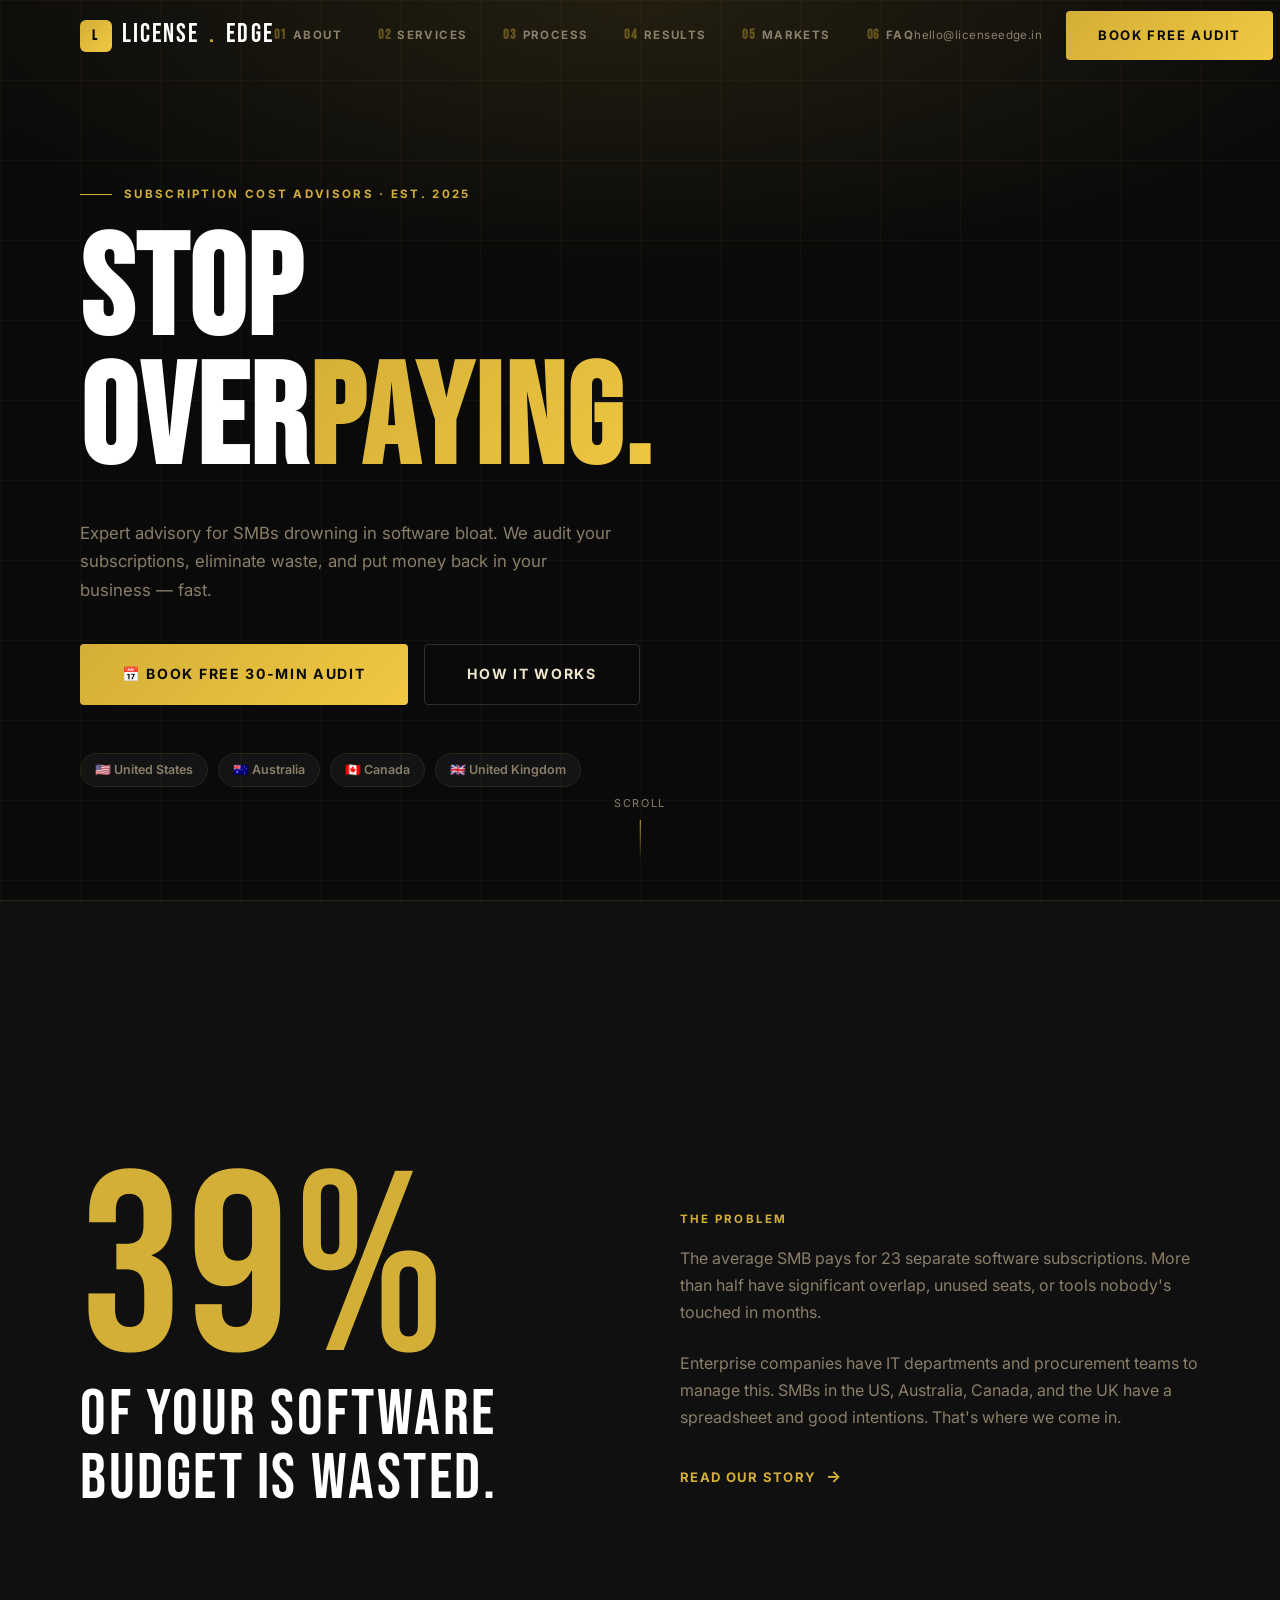
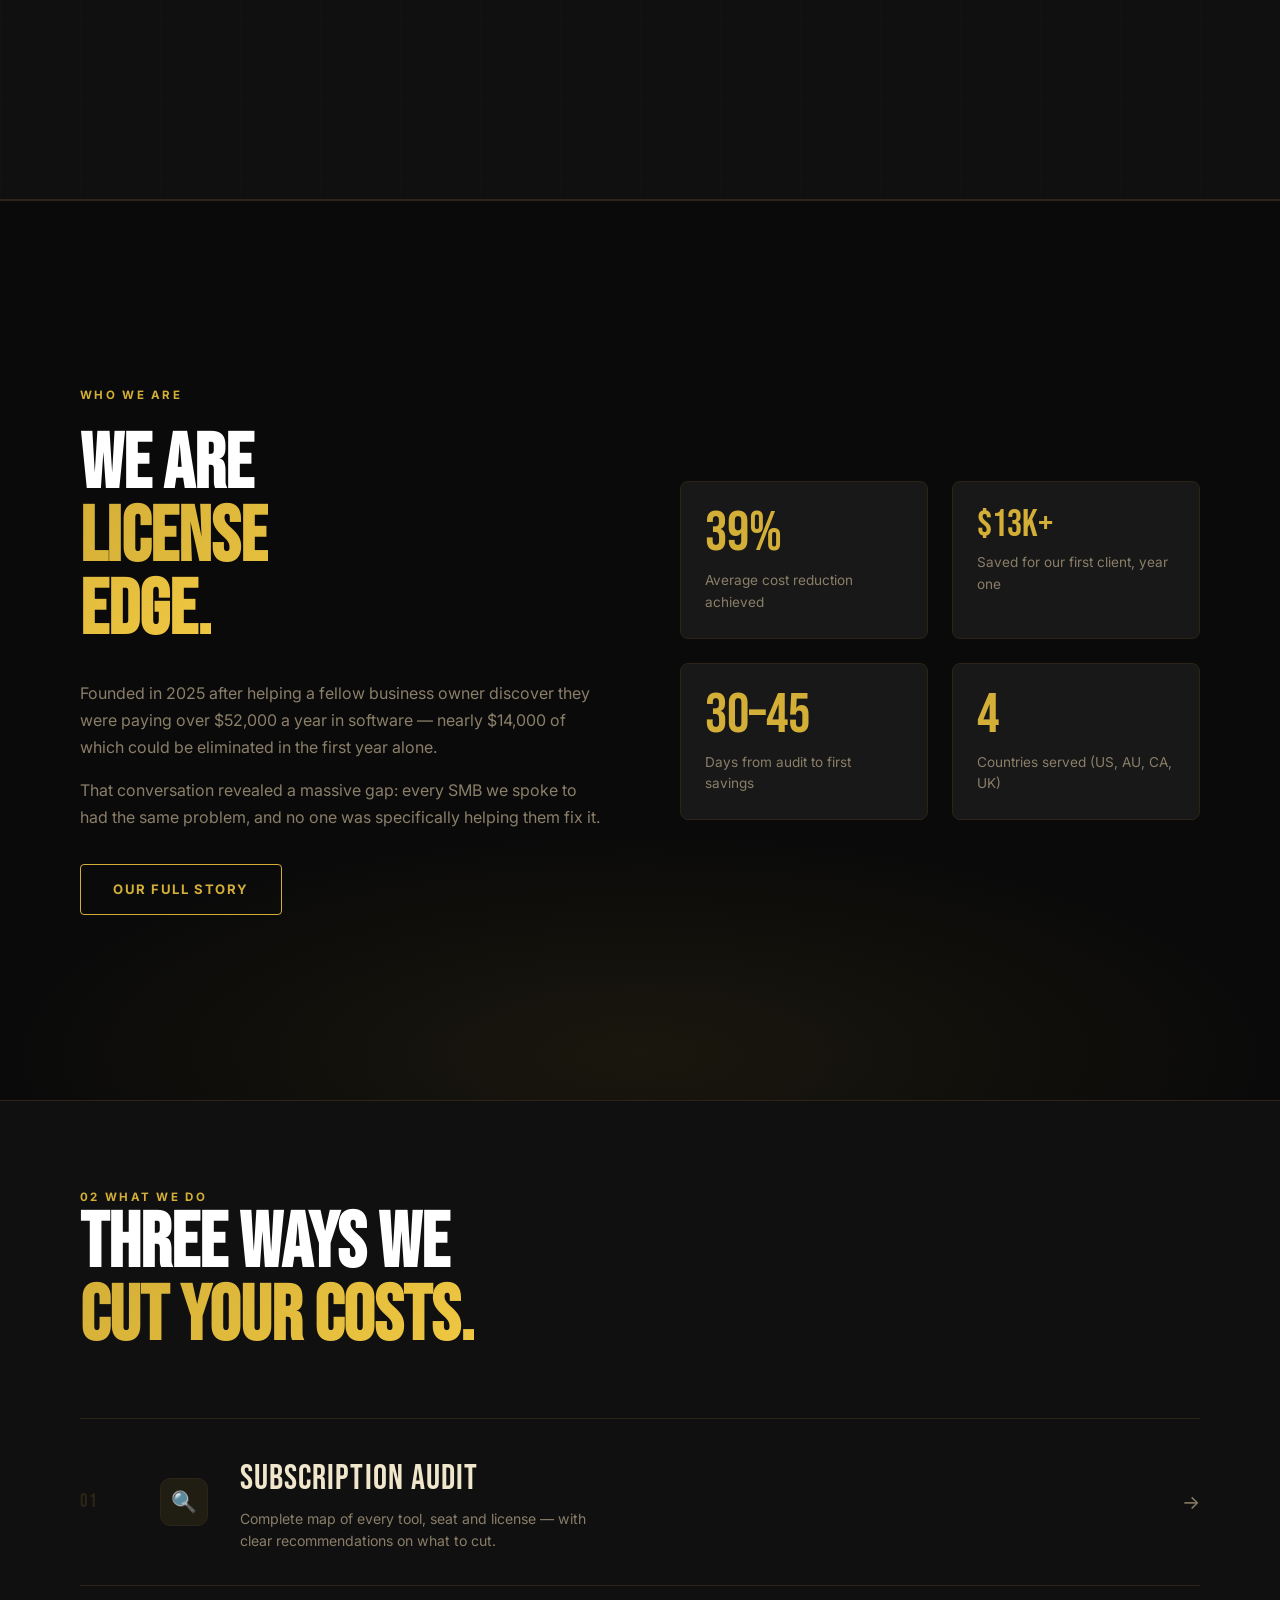
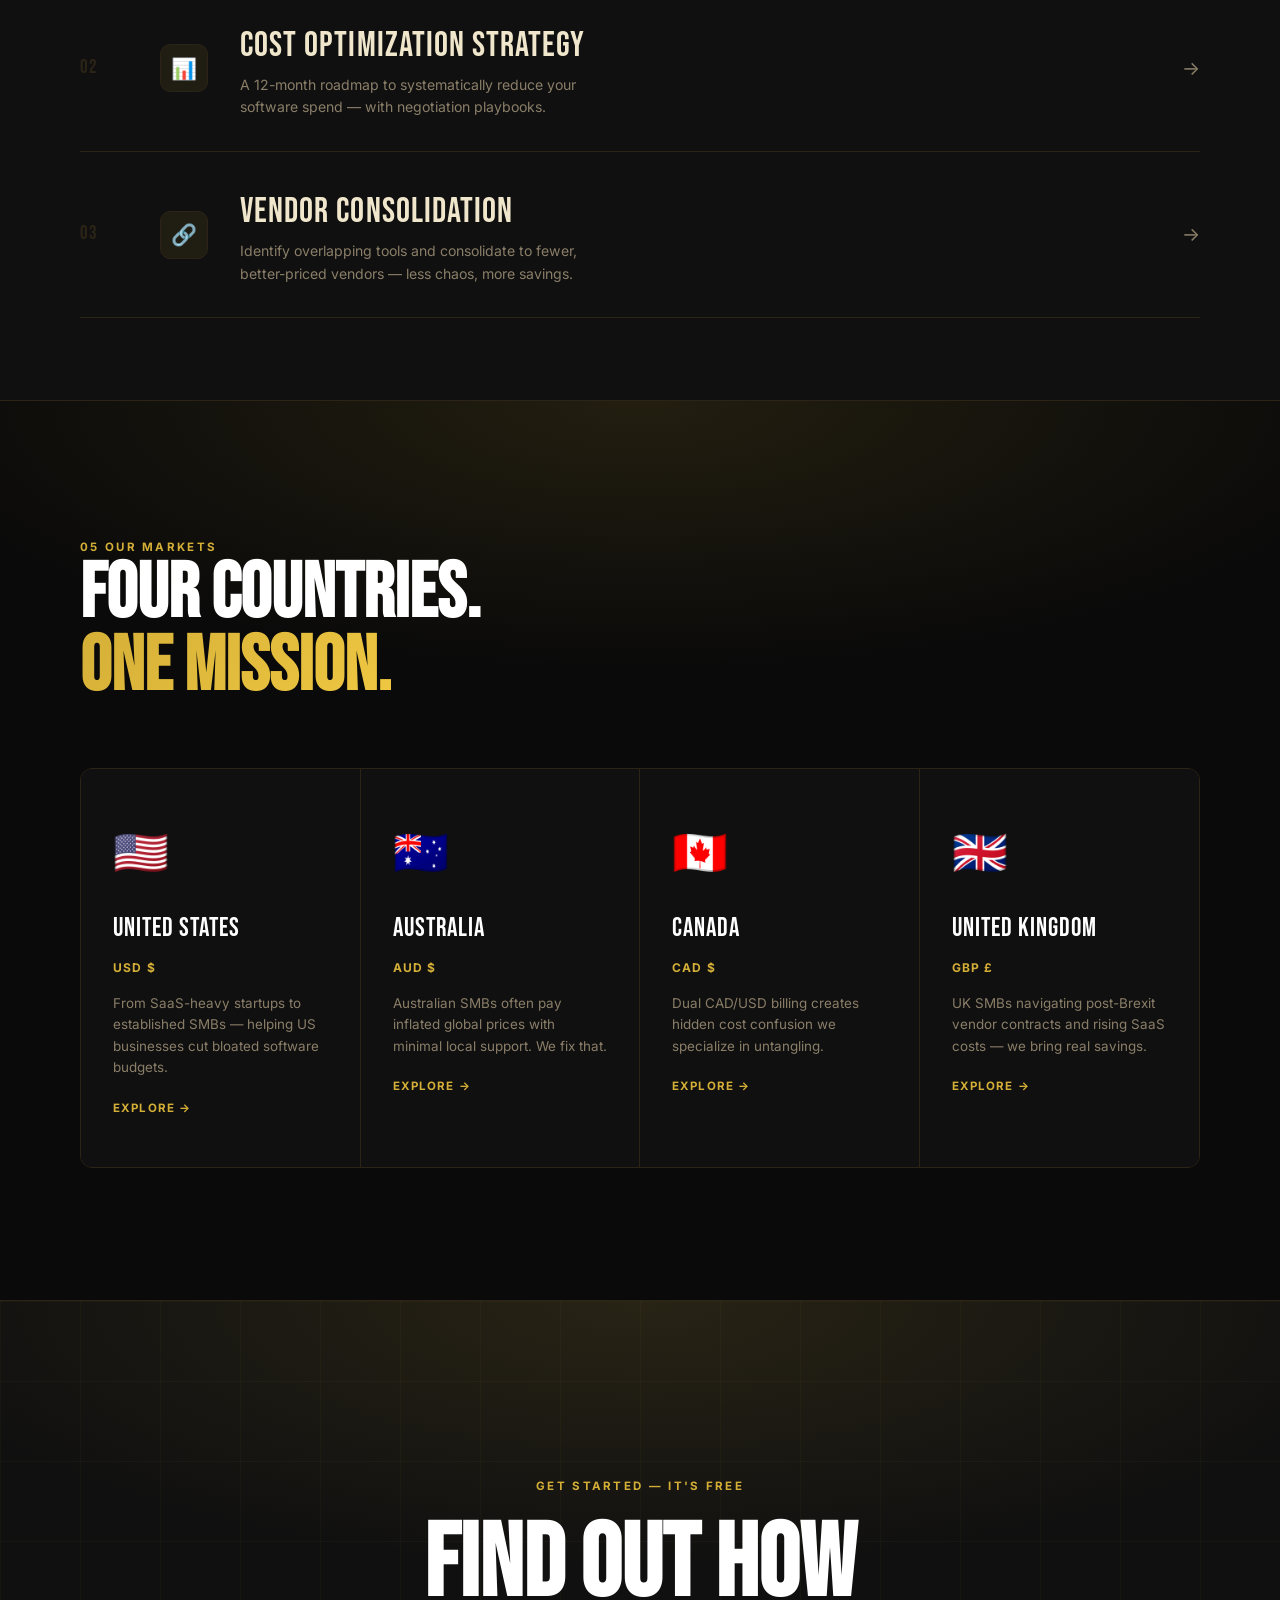
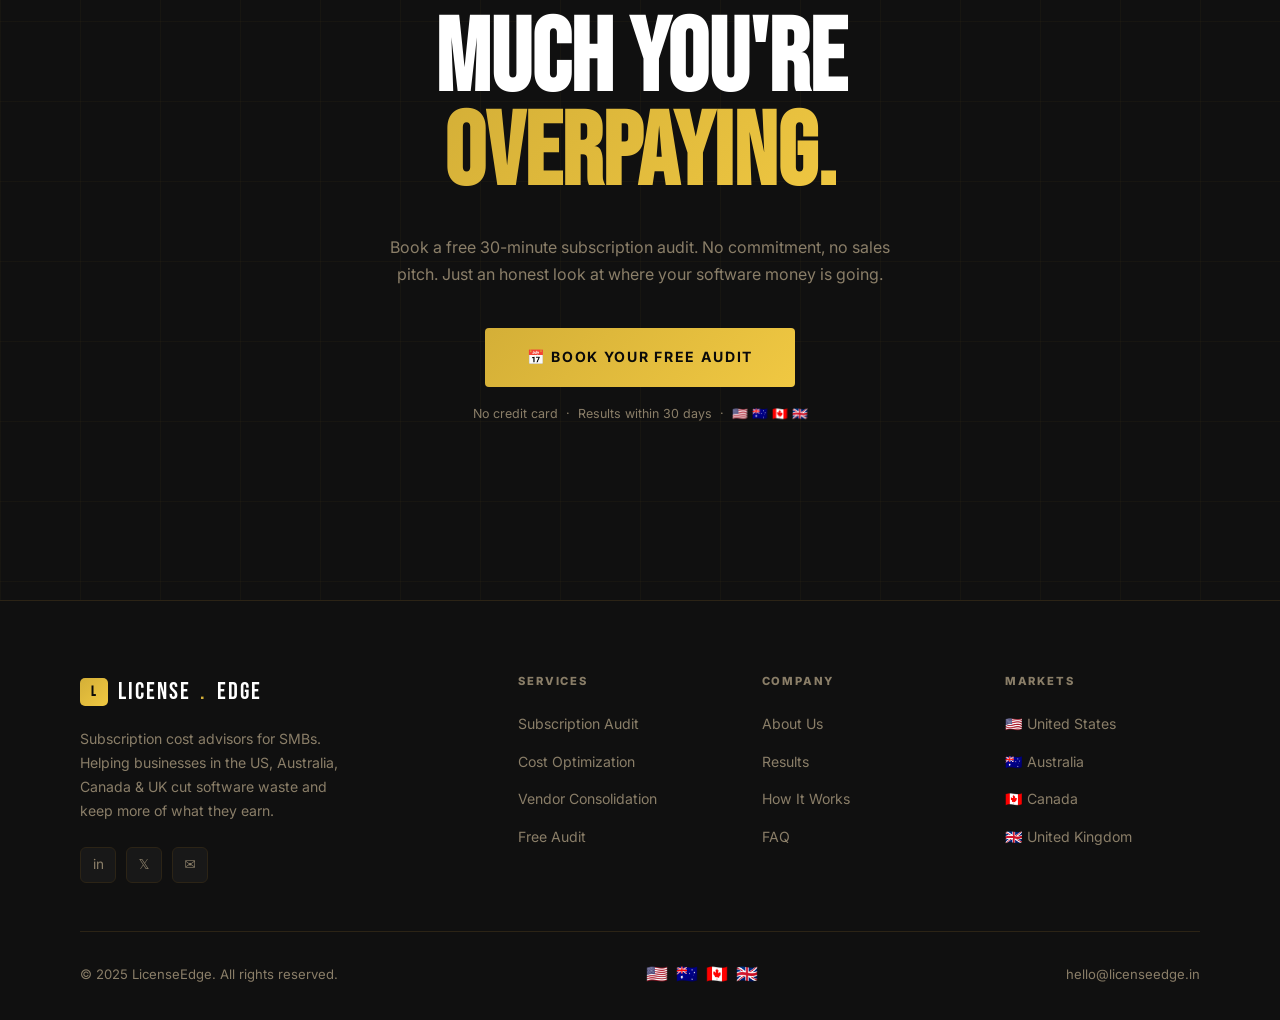
<file: index.html>
<!DOCTYPE html>
<html lang="en">
<head>
  <meta charset="UTF-8"/>
  <meta name="viewport" content="width=device-width, initial-scale=1.0"/>
  <link rel="preconnect" href="https://fonts.googleapis.com">
  <link rel="preconnect" href="https://fonts.gstatic.com" crossorigin>
  <link href="https://fonts.googleapis.com/css2?family=Bebas+Neue&family=Inter:wght@300;400;500;600;700;800&display=swap" rel="stylesheet">
  <meta name="description" content="LicenseEdge — Subscription cost advisors for SMBs in the US, Australia, Canada & UK. Cut your software spending by up to 40%. Book a free 30-minute audit."/>
  <meta name="keywords" content="subscription cost optimization, SMB software costs, SaaS spending audit, vendor consolidation, software advisory, US UK Australia Canada"/>
  <title>LicenseEdge — Subscription Cost Advisors for SMBs</title>
  <link rel="stylesheet" href="style.css"/>
</head>
<body>

<!-- ── NAV ─────────────────────────────────────────────── -->
<nav id="nav">
  <div class="nav-inner">
    <a href="index.html" class="nav-logo">
      <div class="nav-logo-mark">L</div>
      LICENSE<span class="dot">.</span>EDGE
    </a>
    <ul class="nav-links">
      <li><a href="about.html"><span class="num">01</span> About</a></li>
      <li><a href="services.html"><span class="num">02</span> Services</a></li>
      <li><a href="how-it-works.html"><span class="num">03</span> Process</a></li>
      <li><a href="results.html"><span class="num">04</span> Results</a></li>
      <li><a href="markets.html"><span class="num">05</span> Markets</a></li>
      <li><a href="faq.html"><span class="num">06</span> FAQ</a></li>
    </ul>
    <span class="nav-email">hello@licenseedge.in</span>
    <a href="contact.html" class="btn btn-gold nav-cta">Book Free Audit</a>
    <button class="hamburger" onclick="toggleMenu()" aria-label="Open menu">
      <span></span><span></span><span></span>
    </button>
  </div>
</nav>
<div class="mobile-menu" id="mobileMenu">
  <a href="about.html"        onclick="closeMenu()"><span class="num">01</span> About</a>
  <a href="services.html"     onclick="closeMenu()"><span class="num">02</span> Services</a>
  <a href="how-it-works.html" onclick="closeMenu()"><span class="num">03</span> Process</a>
  <a href="results.html"      onclick="closeMenu()"><span class="num">04</span> Results</a>
  <a href="markets.html"      onclick="closeMenu()"><span class="num">05</span> Markets</a>
  <a href="faq.html"          onclick="closeMenu()"><span class="num">06</span> FAQ</a>
  <div class="m-cta">
    <a href="contact.html" class="btn btn-gold btn-lg" onclick="closeMenu()">Book Free Audit</a>
  </div>
</div>

<!-- ══════════════════════════════════════════════════════
     SECTION 1 — HERO
══════════════════════════════════════════════════════ -->
<section class="fs hero-section" style="padding-top:var(--nav-h);">
  <div class="grid-overlay"></div>
  <div class="glow-top"></div>
  <div class="fs-content container">
    <div class="hero-super reveal">Subscription Cost Advisors · Est. 2025</div>
    <h1 class="hero-h1 reveal delay-1">
      STOP<br/>
      OVER<span class="highlight">PAYING.</span>
    </h1>
    <p class="hero-sub reveal delay-2">
      Expert advisory for SMBs drowning in software bloat. We audit your subscriptions,
      eliminate waste, and put money back in your business — fast.
    </p>
    <div class="reveal delay-3" style="display:flex;gap:16px;flex-wrap:wrap;">
      <a href="contact.html" class="btn btn-gold btn-lg">📅 Book Free 30-Min Audit</a>
      <a href="how-it-works.html" class="btn btn-ghost btn-lg">How It Works</a>
    </div>
    <div class="hero-flags reveal delay-4">
      <a href="us.html"          class="hero-flag-pill">🇺🇸 United States</a>
      <a href="australia.html"   class="hero-flag-pill">🇦🇺 Australia</a>
      <a href="canada.html"      class="hero-flag-pill">🇨🇦 Canada</a>
      <a href="uk.html"          class="hero-flag-pill">🇬🇧 United Kingdom</a>
    </div>
  </div>
  <div class="scroll-cue">
    <span>Scroll</span>
    <div class="scroll-cue-arrow"></div>
  </div>
</section>

<!-- ══════════════════════════════════════════════════════
     SECTION 2 — THE PROBLEM (big stat)
══════════════════════════════════════════════════════ -->
<section class="fs stat-section">
  <div class="grid-overlay" style="opacity:0.4;"></div>
  <div class="fs-content container">
    <div style="display:grid;grid-template-columns:1fr 1fr;gap:80px;align-items:center;">
      <div>
        <span class="stat-number-big reveal" data-count="40" data-suffix="%">40%</span>
        <div class="stat-label-big reveal delay-1">Of your software<br/>budget is wasted.</div>
      </div>
      <div class="reveal delay-2">
        <span class="section-super">The Problem</span>
        <p class="stat-desc" style="margin-bottom:24px;">
          The average SMB pays for 23 separate software subscriptions. More than half have significant
          overlap, unused seats, or tools nobody's touched in months.
        </p>
        <p class="stat-desc" style="margin-bottom:32px;">
          Enterprise companies have IT departments and procurement teams to manage this.
          SMBs in the US, Australia, Canada, and the UK have a spreadsheet and good intentions.
          That's where we come in.
        </p>
        <a href="about.html" class="arrow-link">Read our story</a>
      </div>
    </div>
  </div>
</section>

<!-- ══════════════════════════════════════════════════════
     SECTION 3 — WHO WE ARE
══════════════════════════════════════════════════════ -->
<section class="fs who-section" style="border-top:1px solid var(--border);">
  <div class="glow-bottom"></div>
  <div class="fs-content container">
    <div class="who-grid">
      <div class="who-text">
        <span class="who-tag reveal">Who We Are</span>
        <h2 class="who-h2 reveal delay-1">WE ARE<br/><span class="highlight">LICENSE<br/>EDGE.</span></h2>
        <p class="reveal delay-2">
          Founded in 2025 after helping a fellow business owner discover they were paying
          over $52,000 a year in software — nearly $14,000 of which could be eliminated in the first year alone.
        </p>
        <p class="reveal delay-2" style="margin-top:16px;">
          That conversation revealed a massive gap: every SMB we spoke to had the same problem,
          and no one was specifically helping them fix it.
        </p>
        <div class="reveal delay-3" style="margin-top:32px;">
          <a href="about.html" class="btn btn-outline">Our Full Story</a>
        </div>
      </div>
      <div class="who-stats reveal delay-2">
        <div class="who-stat-item">
          <div class="who-card-stat" data-count="40" data-suffix="%">40%</div>
          <div class="who-card-label">Average cost reduction achieved</div>
        </div>
        <div class="who-stat-item">
          <div class="who-card-stat" style="font-size:2.4rem;" data-count="14" data-prefix="$" data-suffix="K+">$14K+</div>
          <div class="who-card-label">Saved for our first client, year one</div>
        </div>
        <div class="who-stat-item">
          <div class="who-card-stat">30–45</div>
          <div class="who-card-label">Days from audit to first savings</div>
        </div>
        <div class="who-stat-item">
          <div class="who-card-stat">4</div>
          <div class="who-card-label">Countries served (US, AU, CA, UK)</div>
        </div>
      </div>
    </div>
  </div>
</section>

<!-- ══════════════════════════════════════════════════════
     SECTION 4 — SERVICES TEASER
══════════════════════════════════════════════════════ -->
<section class="fs services-section">
  <div class="fs-content container">
    <span class="services-tag reveal">02 What We Do</span>
    <h2 class="services-h2 reveal delay-1">THREE WAYS WE<br/><span class="highlight">CUT YOUR COSTS.</span></h2>
    <div class="services-list">
      <a href="services.html" class="service-row reveal delay-1">
        <span class="sr-num">01</span>
        <div class="sr-icon">🔍</div>
        <div style="flex:1;">
          <div class="sr-title">Subscription Audit</div>
          <div class="sr-desc">Complete map of every tool, seat and license — with clear recommendations on what to cut.</div>
        </div>
        <span class="sr-arrow">→</span>
      </a>
      <a href="services.html" class="service-row reveal delay-2">
        <span class="sr-num">02</span>
        <div class="sr-icon">📊</div>
        <div style="flex:1;">
          <div class="sr-title">Cost Optimization Strategy</div>
          <div class="sr-desc">A 12-month roadmap to systematically reduce your software spend — with negotiation playbooks.</div>
        </div>
        <span class="sr-arrow">→</span>
      </a>
      <a href="services.html" class="service-row reveal delay-3">
        <span class="sr-num">03</span>
        <div class="sr-icon">🔗</div>
        <div style="flex:1;">
          <div class="sr-title">Vendor Consolidation</div>
          <div class="sr-desc">Identify overlapping tools and consolidate to fewer, better-priced vendors — less chaos, more savings.</div>
        </div>
        <span class="sr-arrow">→</span>
      </a>
    </div>
  </div>
</section>

<!-- ══════════════════════════════════════════════════════
     SECTION 5 — MARKETS (clickable country tiles)
══════════════════════════════════════════════════════ -->
<section class="fs markets-section" style="border-top:1px solid var(--border);">
  <div class="glow-top"></div>
  <div class="fs-content container">
    <span class="services-tag reveal">05 Our Markets</span>
    <h2 class="markets-h2 reveal delay-1">FOUR COUNTRIES.<br/><span class="highlight">ONE MISSION.</span></h2>
    <div class="markets-grid-home reveal delay-2">
      <a href="us.html" class="market-tile">
        <span class="market-flag-xl">🇺🇸</span>
        <span class="market-tile-country">United States</span>
        <span class="market-tile-currency">USD $</span>
        <p class="market-tile-desc">From SaaS-heavy startups to established SMBs — helping US businesses cut bloated software budgets.</p>
        <span class="market-tile-cta">Explore →</span>
      </a>
      <a href="australia.html" class="market-tile">
        <span class="market-flag-xl">🇦🇺</span>
        <span class="market-tile-country">Australia</span>
        <span class="market-tile-currency">AUD $</span>
        <p class="market-tile-desc">Australian SMBs often pay inflated global prices with minimal local support. We fix that.</p>
        <span class="market-tile-cta">Explore →</span>
      </a>
      <a href="canada.html" class="market-tile">
        <span class="market-flag-xl">🇨🇦</span>
        <span class="market-tile-country">Canada</span>
        <span class="market-tile-currency">CAD $</span>
        <p class="market-tile-desc">Dual CAD/USD billing creates hidden cost confusion we specialize in untangling.</p>
        <span class="market-tile-cta">Explore →</span>
      </a>
      <a href="uk.html" class="market-tile">
        <span class="market-flag-xl">🇬🇧</span>
        <span class="market-tile-country">United Kingdom</span>
        <span class="market-tile-currency">GBP £</span>
        <p class="market-tile-desc">UK SMBs navigating post-Brexit vendor contracts and rising SaaS costs — we bring real savings.</p>
        <span class="market-tile-cta">Explore →</span>
      </a>
    </div>
  </div>
</section>

<!-- ══════════════════════════════════════════════════════
     SECTION 6 — FINAL CTA
══════════════════════════════════════════════════════ -->
<section class="fs cta-fs">
  <div class="grid-overlay"></div>
  <div class="glow-top"></div>
  <div class="fs-content container text-center">
    <span class="cta-fs-super reveal">Get Started — It's Free</span>
    <h2 class="cta-fs-h2 reveal delay-1">FIND OUT HOW<br/>MUCH YOU'RE<br/><span class="highlight">OVERPAYING.</span></h2>
    <p class="cta-fs-sub reveal delay-2">
      Book a free 30-minute subscription audit. No commitment, no sales pitch.
      Just an honest look at where your software money is going.
    </p>
    <div class="reveal delay-3">
      <a href="contact.html" class="btn btn-gold btn-lg">📅 Book Your Free Audit</a>
    </div>
    <p class="cta-note reveal delay-4">No credit card &nbsp;·&nbsp; Results within 30 days &nbsp;·&nbsp; 🇺🇸 🇦🇺 🇨🇦 🇬🇧</p>
  </div>
</section>

<!-- ── FOOTER ────────────────────────────────────────────── -->
<footer>
  <div class="container">
    <div class="footer-grid">
      <div class="footer-brand">
        <div class="footer-brand-logo">
          <div class="nav-logo-mark" style="width:28px;height:28px;font-size:0.8rem;border-radius:5px;">L</div>
          LICENSE<span class="dot">.</span>EDGE
        </div>
        <p>Subscription cost advisors for SMBs. Helping businesses in the US, Australia, Canada &amp; UK cut software waste and keep more of what they earn.</p>
        <div class="footer-social">
          <a class="soc-btn" href="#" title="LinkedIn">in</a>
          <a class="soc-btn" href="#" title="Twitter/X">𝕏</a>
          <a class="soc-btn" href="mailto:hello@licenseedge.in" title="Email">✉</a>
        </div>
      </div>
      <div class="footer-col">
        <h4>Services</h4>
        <ul>
          <li><a href="services.html">Subscription Audit</a></li>
          <li><a href="services.html">Cost Optimization</a></li>
          <li><a href="services.html">Vendor Consolidation</a></li>
          <li><a href="contact.html">Free Audit</a></li>
        </ul>
      </div>
      <div class="footer-col">
        <h4>Company</h4>
        <ul>
          <li><a href="about.html">About Us</a></li>
          <li><a href="results.html">Results</a></li>
          <li><a href="how-it-works.html">How It Works</a></li>
          <li><a href="faq.html">FAQ</a></li>
        </ul>
      </div>
      <div class="footer-col">
        <h4>Markets</h4>
        <ul>
          <li><a href="us.html">🇺🇸 United States</a></li>
          <li><a href="australia.html">🇦🇺 Australia</a></li>
          <li><a href="canada.html">🇨🇦 Canada</a></li>
          <li><a href="uk.html">🇬🇧 United Kingdom</a></li>
        </ul>
      </div>
    </div>
    <div class="footer-bottom">
      <p>© 2025 LicenseEdge. All rights reserved.</p>
      <div class="footer-flags"><span>🇺🇸</span><span>🇦🇺</span><span>🇨🇦</span><span>🇬🇧</span></div>
      <p><a href="mailto:hello@licenseedge.in" style="color:inherit;">hello@licenseedge.in</a></p>
    </div>
  </div>
</footer>
<button id="scroll-top" aria-label="Back to top">↑</button>
<script src="main.js"></script>
</body>
</html>
</file>
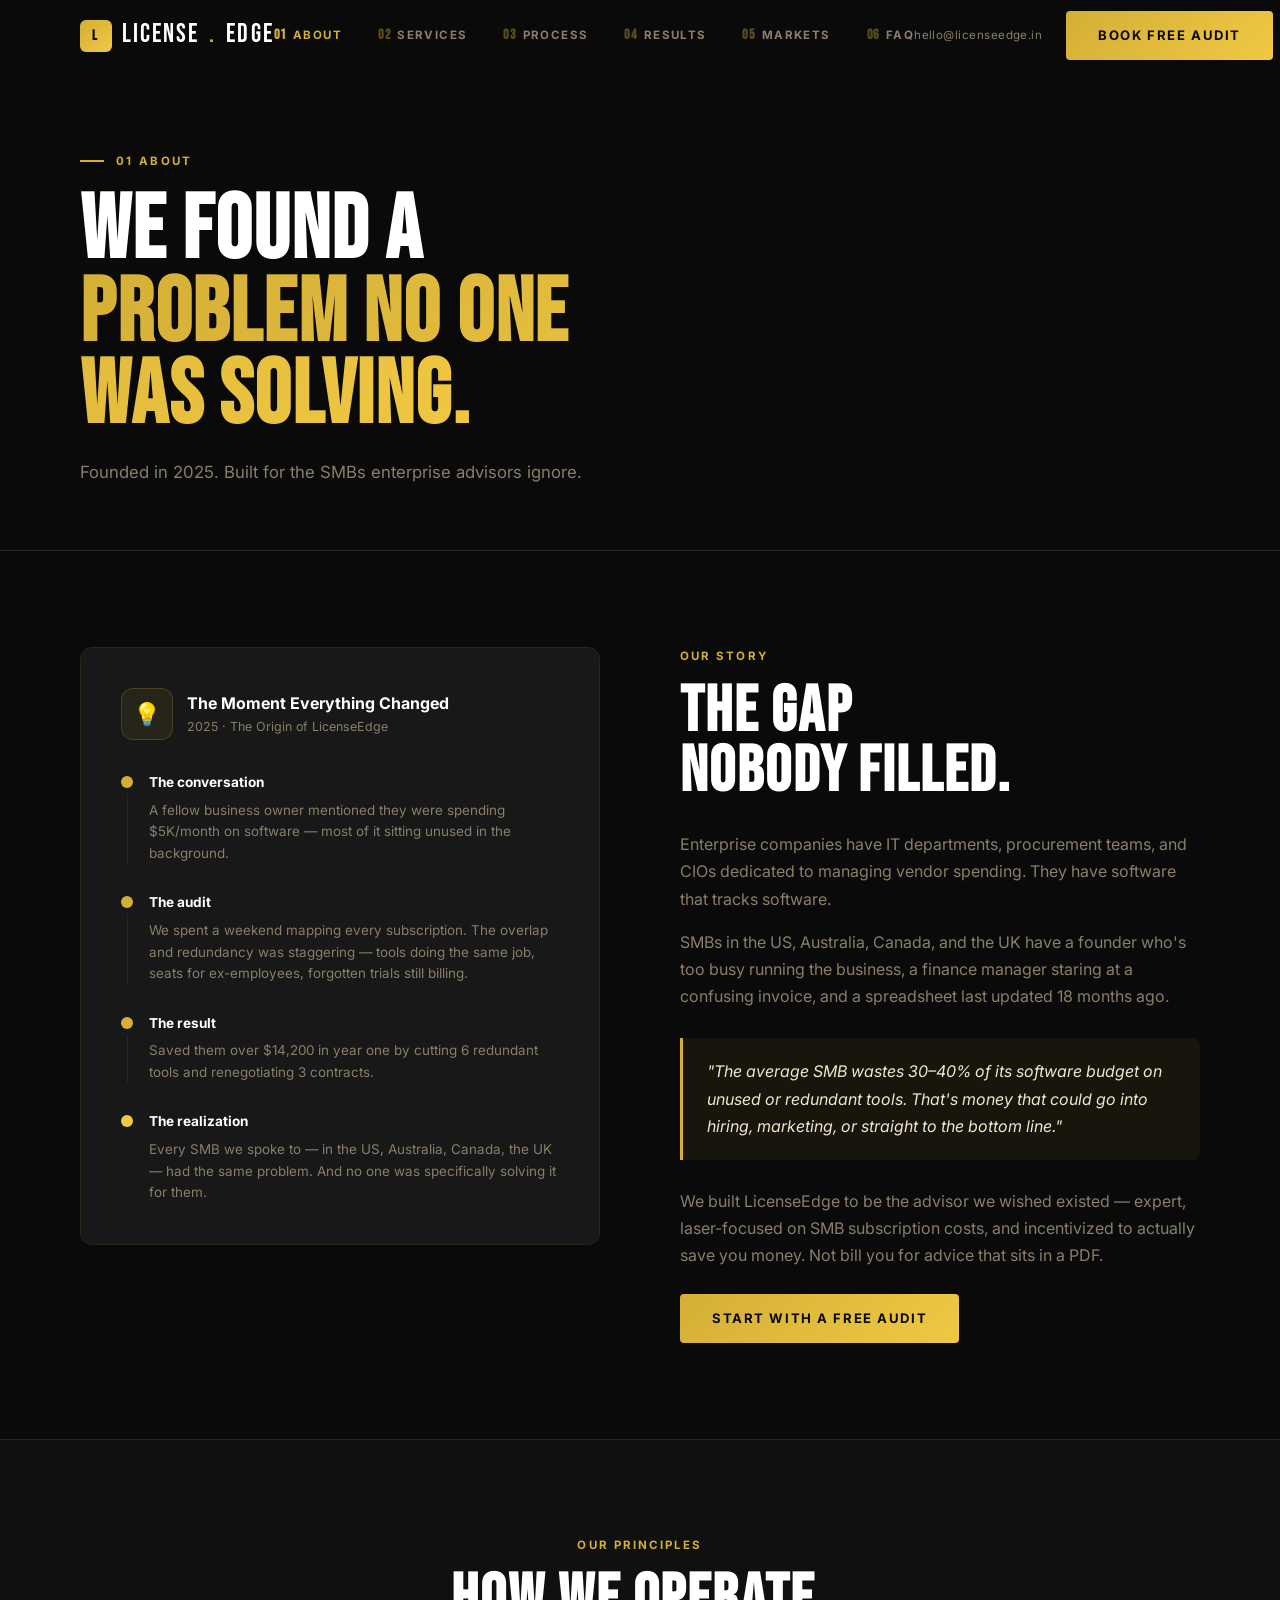
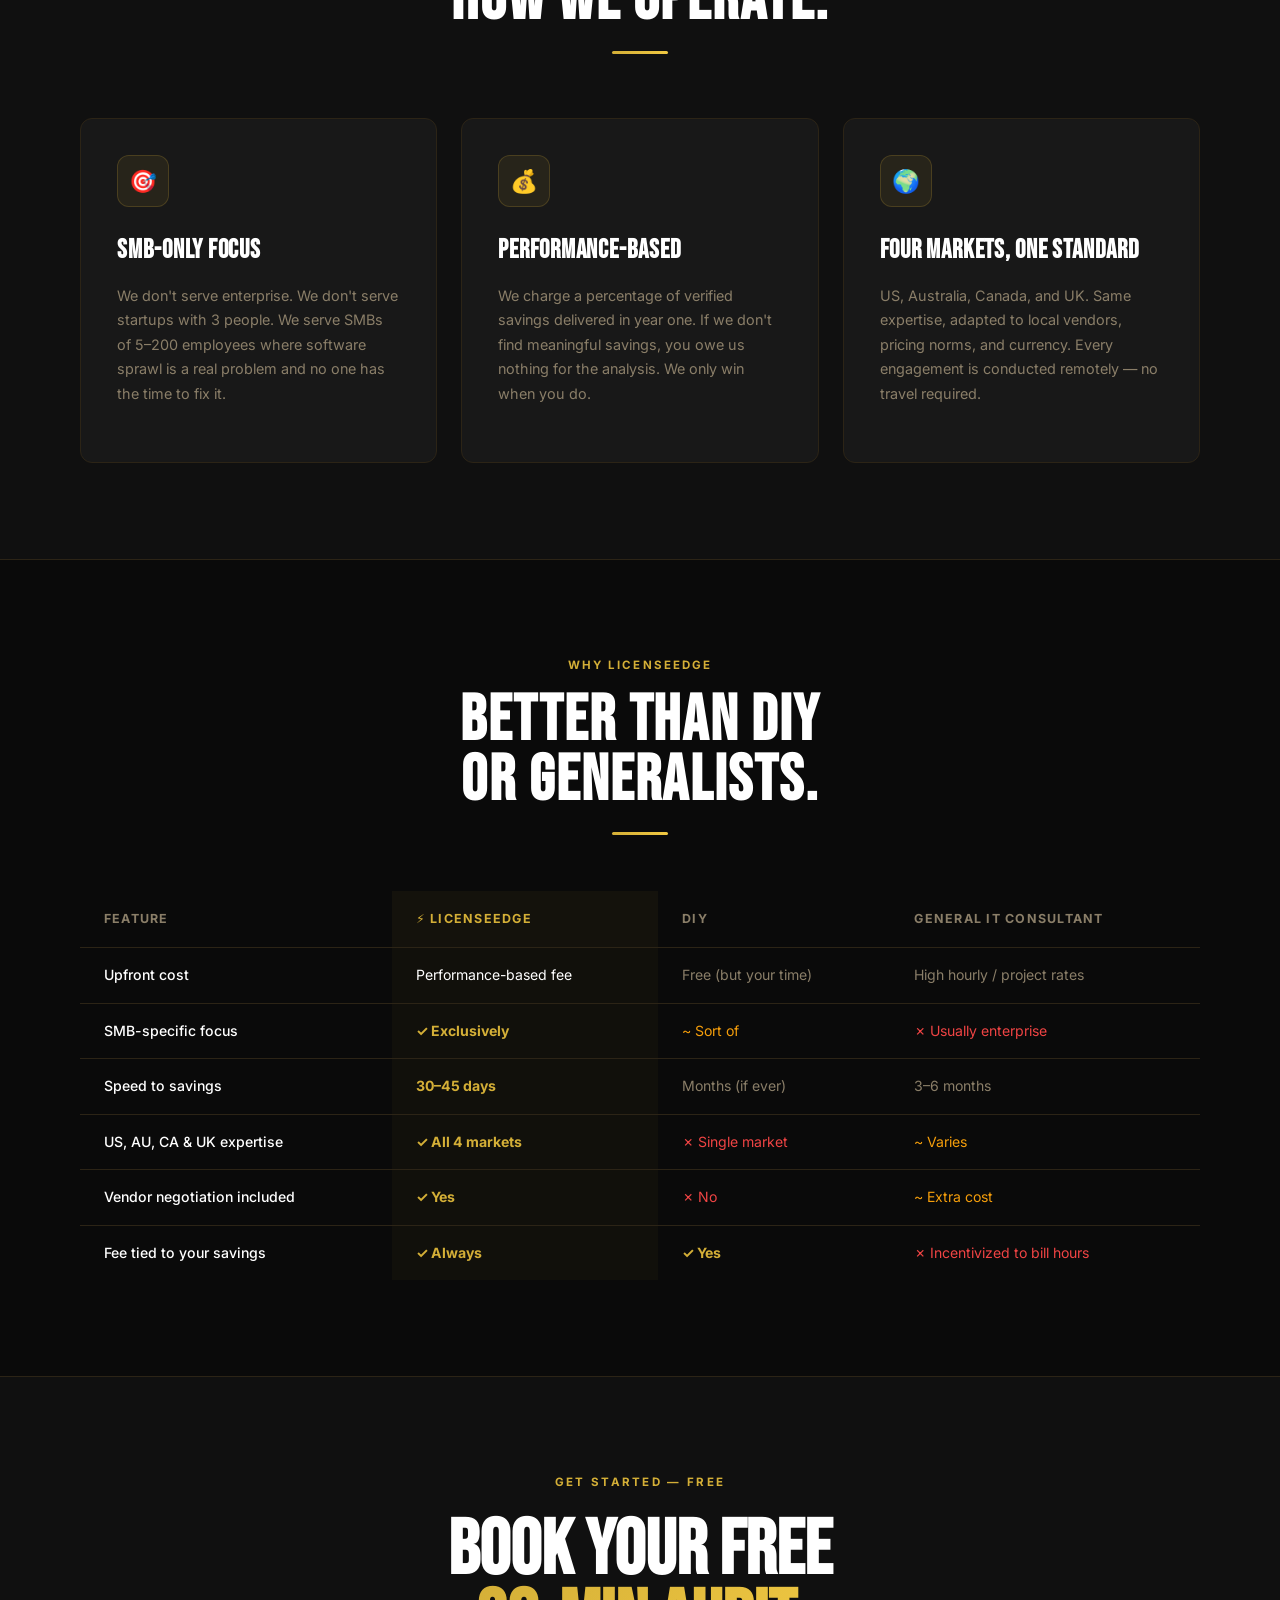
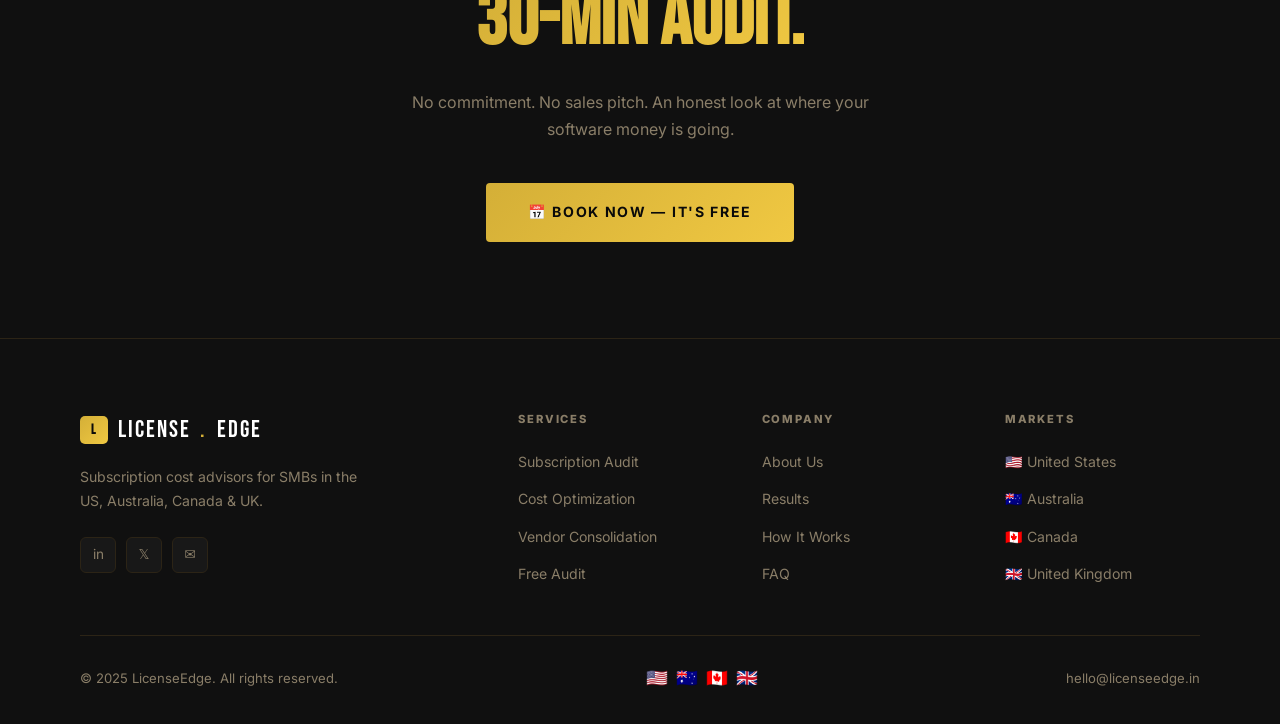
<file: about.html>
<!DOCTYPE html>
<html lang="en">
<head>
  <meta charset="UTF-8"/>
  <meta name="viewport" content="width=device-width, initial-scale=1.0"/>
  <link rel="preconnect" href="https://fonts.googleapis.com">
  <link rel="preconnect" href="https://fonts.gstatic.com" crossorigin>
  <link href="https://fonts.googleapis.com/css2?family=Bebas+Neue&family=Inter:wght@300;400;500;600;700;800&display=swap" rel="stylesheet">
  <meta name="description" content="LicenseEdge was founded in 2025 after discovering a massive gap: SMBs in the US, Australia, Canada & UK are hemorrhaging money on unused software subscriptions."/>
  <title>About — LicenseEdge</title>
  <link rel="stylesheet" href="style.css"/>
</head>
<body>

<nav id="nav">
  <div class="nav-inner">
    <a href="index.html" class="nav-logo"><div class="nav-logo-mark">L</div>LICENSE<span class="dot">.</span>EDGE</a>
    <ul class="nav-links">
      <li><a href="about.html" class="active"><span class="num">01</span> About</a></li>
      <li><a href="services.html"><span class="num">02</span> Services</a></li>
      <li><a href="how-it-works.html"><span class="num">03</span> Process</a></li>
      <li><a href="results.html"><span class="num">04</span> Results</a></li>
      <li><a href="markets.html"><span class="num">05</span> Markets</a></li>
      <li><a href="faq.html"><span class="num">06</span> FAQ</a></li>
    </ul>
    <span class="nav-email">hello@licenseedge.in</span>
    <a href="contact.html" class="btn btn-gold nav-cta">Book Free Audit</a>
    <button class="hamburger" onclick="toggleMenu()" aria-label="Menu"><span></span><span></span><span></span></button>
  </div>
</nav>
<div class="mobile-menu" id="mobileMenu">
  <a href="about.html" onclick="closeMenu()"><span class="num">01</span> About</a>
  <a href="services.html" onclick="closeMenu()"><span class="num">02</span> Services</a>
  <a href="how-it-works.html" onclick="closeMenu()"><span class="num">03</span> Process</a>
  <a href="results.html" onclick="closeMenu()"><span class="num">04</span> Results</a>
  <a href="markets.html" onclick="closeMenu()"><span class="num">05</span> Markets</a>
  <a href="faq.html" onclick="closeMenu()"><span class="num">06</span> FAQ</a>
  <div class="m-cta"><a href="contact.html" class="btn btn-gold btn-lg" onclick="closeMenu()">Book Free Audit</a></div>
</div>

<!-- PAGE HEADER -->
<div class="page-spacer"></div>
<header class="page-header">
  <div class="container">
    <div class="page-header-super">01 About</div>
    <h1 class="reveal">We Found a<br/><span class="highlight">Problem No One<br/>Was Solving.</span></h1>
    <p class="reveal delay-1">Founded in 2025. Built for the SMBs enterprise advisors ignore.</p>
  </div>
</header>

<!-- ORIGIN STORY -->
<section class="section" style="background:var(--bg);">
  <div class="container">
    <div style="display:grid;grid-template-columns:1fr 1fr;gap:80px;align-items:start;">

      <!-- Timeline card -->
      <div class="reveal-left">
        <div class="card" style="padding:40px;">
          <div style="display:flex;align-items:center;gap:14px;margin-bottom:32px;">
            <div class="card-icon" style="margin-bottom:0;">💡</div>
            <div>
              <div style="font-size:1rem;font-weight:700;color:var(--white);">The Moment Everything Changed</div>
              <div style="font-size:0.78rem;color:var(--muted);">2025 · The Origin of LicenseEdge</div>
            </div>
          </div>
          <div style="display:flex;flex-direction:column;gap:0;">
            <div style="display:flex;gap:16px;padding-bottom:28px;position:relative;">
              <div style="display:flex;flex-direction:column;align-items:center;gap:0;min-width:12px;">
                <div style="width:12px;height:12px;background:var(--accent);border-radius:50%;flex-shrink:0;margin-top:4px;"></div>
                <div style="width:1px;flex:1;background:var(--border);margin-top:6px;"></div>
              </div>
              <div>
                <div style="font-size:0.85rem;font-weight:700;color:var(--white);margin-bottom:6px;">The conversation</div>
                <div style="font-size:0.84rem;color:var(--muted);">A fellow business owner mentioned they were spending $5K/month on software — most of it sitting unused in the background.</div>
              </div>
            </div>
            <div style="display:flex;gap:16px;padding-bottom:28px;position:relative;">
              <div style="display:flex;flex-direction:column;align-items:center;gap:0;min-width:12px;">
                <div style="width:12px;height:12px;background:var(--accent);border-radius:50%;flex-shrink:0;margin-top:4px;"></div>
                <div style="width:1px;flex:1;background:var(--border);margin-top:6px;"></div>
              </div>
              <div>
                <div style="font-size:0.85rem;font-weight:700;color:var(--white);margin-bottom:6px;">The audit</div>
                <div style="font-size:0.84rem;color:var(--muted);">We spent a weekend mapping every subscription. The overlap and redundancy was staggering — tools doing the same job, seats for ex-employees, forgotten trials still billing.</div>
              </div>
            </div>
            <div style="display:flex;gap:16px;padding-bottom:28px;position:relative;">
              <div style="display:flex;flex-direction:column;align-items:center;gap:0;min-width:12px;">
                <div style="width:12px;height:12px;background:var(--accent);border-radius:50%;flex-shrink:0;margin-top:4px;"></div>
                <div style="width:1px;flex:1;background:var(--border);margin-top:6px;"></div>
              </div>
              <div>
                <div style="font-size:0.85rem;font-weight:700;color:var(--white);margin-bottom:6px;">The result</div>
                <div style="font-size:0.84rem;color:var(--muted);">Saved them over $14,200 in year one by cutting 6 redundant tools and renegotiating 3 contracts.</div>
              </div>
            </div>
            <div style="display:flex;gap:16px;">
              <div style="min-width:12px;display:flex;align-items:flex-start;padding-top:4px;">
                <div style="width:12px;height:12px;background:var(--accent-g);border-radius:50%;flex-shrink:0;"></div>
              </div>
              <div>
                <div style="font-size:0.85rem;font-weight:700;color:var(--white);margin-bottom:6px;">The realization</div>
                <div style="font-size:0.84rem;color:var(--muted);">Every SMB we spoke to — in the US, Australia, Canada, the UK — had the same problem. And no one was specifically solving it for them.</div>
              </div>
            </div>
          </div>
        </div>
      </div>

      <!-- Story text -->
      <div class="reveal-right">
        <span class="section-super">Our Story</span>
        <h2 class="section-h2" style="margin-bottom:28px;">The Gap<br/>Nobody Filled.</h2>
        <p style="margin-bottom:16px;">Enterprise companies have IT departments, procurement teams, and CIOs dedicated to managing vendor spending. They have software that tracks software.</p>
        <p style="margin-bottom:16px;">SMBs in the US, Australia, Canada, and the UK have a founder who's too busy running the business, a finance manager staring at a confusing invoice, and a spreadsheet last updated 18 months ago.</p>
        <div style="background:rgba(212,175,55,0.07);border-left:3px solid var(--accent);padding:20px 24px;border-radius:0 8px 8px 0;margin:28px 0;">
          <p style="color:var(--text);font-style:italic;margin:0;">"The average SMB wastes 30–40% of its software budget on unused or redundant tools. That's money that could go into hiring, marketing, or straight to the bottom line."</p>
        </div>
        <p style="margin-bottom:24px;">We built LicenseEdge to be the advisor we wished existed — expert, laser-focused on SMB subscription costs, and incentivized to actually save you money. Not bill you for advice that sits in a PDF.</p>
        <a href="contact.html" class="btn btn-gold">Start With a Free Audit</a>
      </div>
    </div>
  </div>
</section>

<!-- MISSION / VALUES -->
<section class="section" style="background:var(--surface);border-top:1px solid var(--border);">
  <div class="container">
    <div class="text-center" style="max-width:560px;margin:0 auto 64px;">
      <span class="section-super">Our Principles</span>
      <h2 class="section-h2">How We Operate.</h2>
      <div class="gold-line center"></div>
    </div>
    <div class="grid-3">
      <div class="card reveal">
        <div class="card-icon">🎯</div>
        <h3>SMB-Only Focus</h3>
        <p>We don't serve enterprise. We don't serve startups with 3 people. We serve SMBs of 5–200 employees where software sprawl is a real problem and no one has the time to fix it.</p>
      </div>
      <div class="card reveal delay-1">
        <div class="card-icon">💰</div>
        <h3>Performance-Based</h3>
        <p>We charge a percentage of verified savings delivered in year one. If we don't find meaningful savings, you owe us nothing for the analysis. We only win when you do.</p>
      </div>
      <div class="card reveal delay-2">
        <div class="card-icon">🌍</div>
        <h3>Four Markets, One Standard</h3>
        <p>US, Australia, Canada, and UK. Same expertise, adapted to local vendors, pricing norms, and currency. Every engagement is conducted remotely — no travel required.</p>
      </div>
    </div>
  </div>
</section>

<!-- WHY DIFFERENT — comparison table -->
<section class="section" style="background:var(--bg);border-top:1px solid var(--border);">
  <div class="container">
    <div class="text-center" style="max-width:560px;margin:0 auto 56px;">
      <span class="section-super">Why LicenseEdge</span>
      <h2 class="section-h2">Better Than DIY<br/>or Generalists.</h2>
      <div class="gold-line center"></div>
    </div>
    <div class="table-wrap reveal">
      <table class="compare-table">
        <thead>
          <tr>
            <th>Feature</th>
            <th class="us-col">⚡ LicenseEdge</th>
            <th>DIY</th>
            <th>General IT Consultant</th>
          </tr>
        </thead>
        <tbody>
          <tr>
            <td class="feature-col">Upfront cost</td>
            <td class="us-col">Performance-based fee</td>
            <td>Free (but your time)</td>
            <td>High hourly / project rates</td>
          </tr>
          <tr>
            <td class="feature-col">SMB-specific focus</td>
            <td class="us-col"><span class="c-yes">✓ Exclusively</span></td>
            <td><span class="c-part">~ Sort of</span></td>
            <td><span class="c-no">✗ Usually enterprise</span></td>
          </tr>
          <tr>
            <td class="feature-col">Speed to savings</td>
            <td class="us-col"><span class="c-yes">30–45 days</span></td>
            <td>Months (if ever)</td>
            <td>3–6 months</td>
          </tr>
          <tr>
            <td class="feature-col">US, AU, CA &amp; UK expertise</td>
            <td class="us-col"><span class="c-yes">✓ All 4 markets</span></td>
            <td><span class="c-no">✗ Single market</span></td>
            <td><span class="c-part">~ Varies</span></td>
          </tr>
          <tr>
            <td class="feature-col">Vendor negotiation included</td>
            <td class="us-col"><span class="c-yes">✓ Yes</span></td>
            <td><span class="c-no">✗ No</span></td>
            <td><span class="c-part">~ Extra cost</span></td>
          </tr>
          <tr>
            <td class="feature-col">Fee tied to your savings</td>
            <td class="us-col"><span class="c-yes">✓ Always</span></td>
            <td><span class="c-yes">✓ Yes</span></td>
            <td><span class="c-no">✗ Incentivized to bill hours</span></td>
          </tr>
        </tbody>
      </table>
    </div>
  </div>
</section>

<!-- CTA -->
<section class="section cta-fs" style="min-height:auto;padding:96px 0;">
  <div class="container text-center">
    <span class="cta-fs-super reveal">Get Started — Free</span>
    <h2 class="cta-fs-h2 reveal delay-1" style="font-size:clamp(2.5rem,6vw,6rem);">BOOK YOUR FREE<br/><span class="highlight">30-MIN AUDIT.</span></h2>
    <p class="cta-fs-sub reveal delay-2">No commitment. No sales pitch. An honest look at where your software money is going.</p>
    <div class="reveal delay-3"><a href="contact.html" class="btn btn-gold btn-lg">📅 Book Now — It's Free</a></div>
  </div>
</section>

<footer>
  <div class="container">
    <div class="footer-grid">
      <div class="footer-brand">
        <div class="footer-brand-logo"><div class="nav-logo-mark" style="width:28px;height:28px;font-size:0.8rem;border-radius:5px;">L</div>LICENSE<span class="dot">.</span>EDGE</div>
        <p>Subscription cost advisors for SMBs in the US, Australia, Canada &amp; UK.</p>
        <div class="footer-social">
          <a class="soc-btn" href="#">in</a><a class="soc-btn" href="#">𝕏</a><a class="soc-btn" href="mailto:hello@licenseedge.in">✉</a>
        </div>
      </div>
      <div class="footer-col"><h4>Services</h4><ul><li><a href="services.html">Subscription Audit</a></li><li><a href="services.html">Cost Optimization</a></li><li><a href="services.html">Vendor Consolidation</a></li><li><a href="contact.html">Free Audit</a></li></ul></div>
      <div class="footer-col"><h4>Company</h4><ul><li><a href="about.html">About Us</a></li><li><a href="results.html">Results</a></li><li><a href="how-it-works.html">How It Works</a></li><li><a href="faq.html">FAQ</a></li></ul></div>
      <div class="footer-col"><h4>Markets</h4><ul><li><a href="us.html">🇺🇸 United States</a></li><li><a href="australia.html">🇦🇺 Australia</a></li><li><a href="canada.html">🇨🇦 Canada</a></li><li><a href="uk.html">🇬🇧 United Kingdom</a></li></ul></div>
    </div>
    <div class="footer-bottom">
      <p>© 2025 LicenseEdge. All rights reserved.</p>
      <div class="footer-flags"><span>🇺🇸</span><span>🇦🇺</span><span>🇨🇦</span><span>🇬🇧</span></div>
      <p><a href="mailto:hello@licenseedge.in" style="color:inherit;">hello@licenseedge.in</a></p>
    </div>
  </div>
</footer>
<button id="scroll-top" aria-label="Back to top">↑</button>
<script src="main.js"></script>
</body>
</html>
</file>
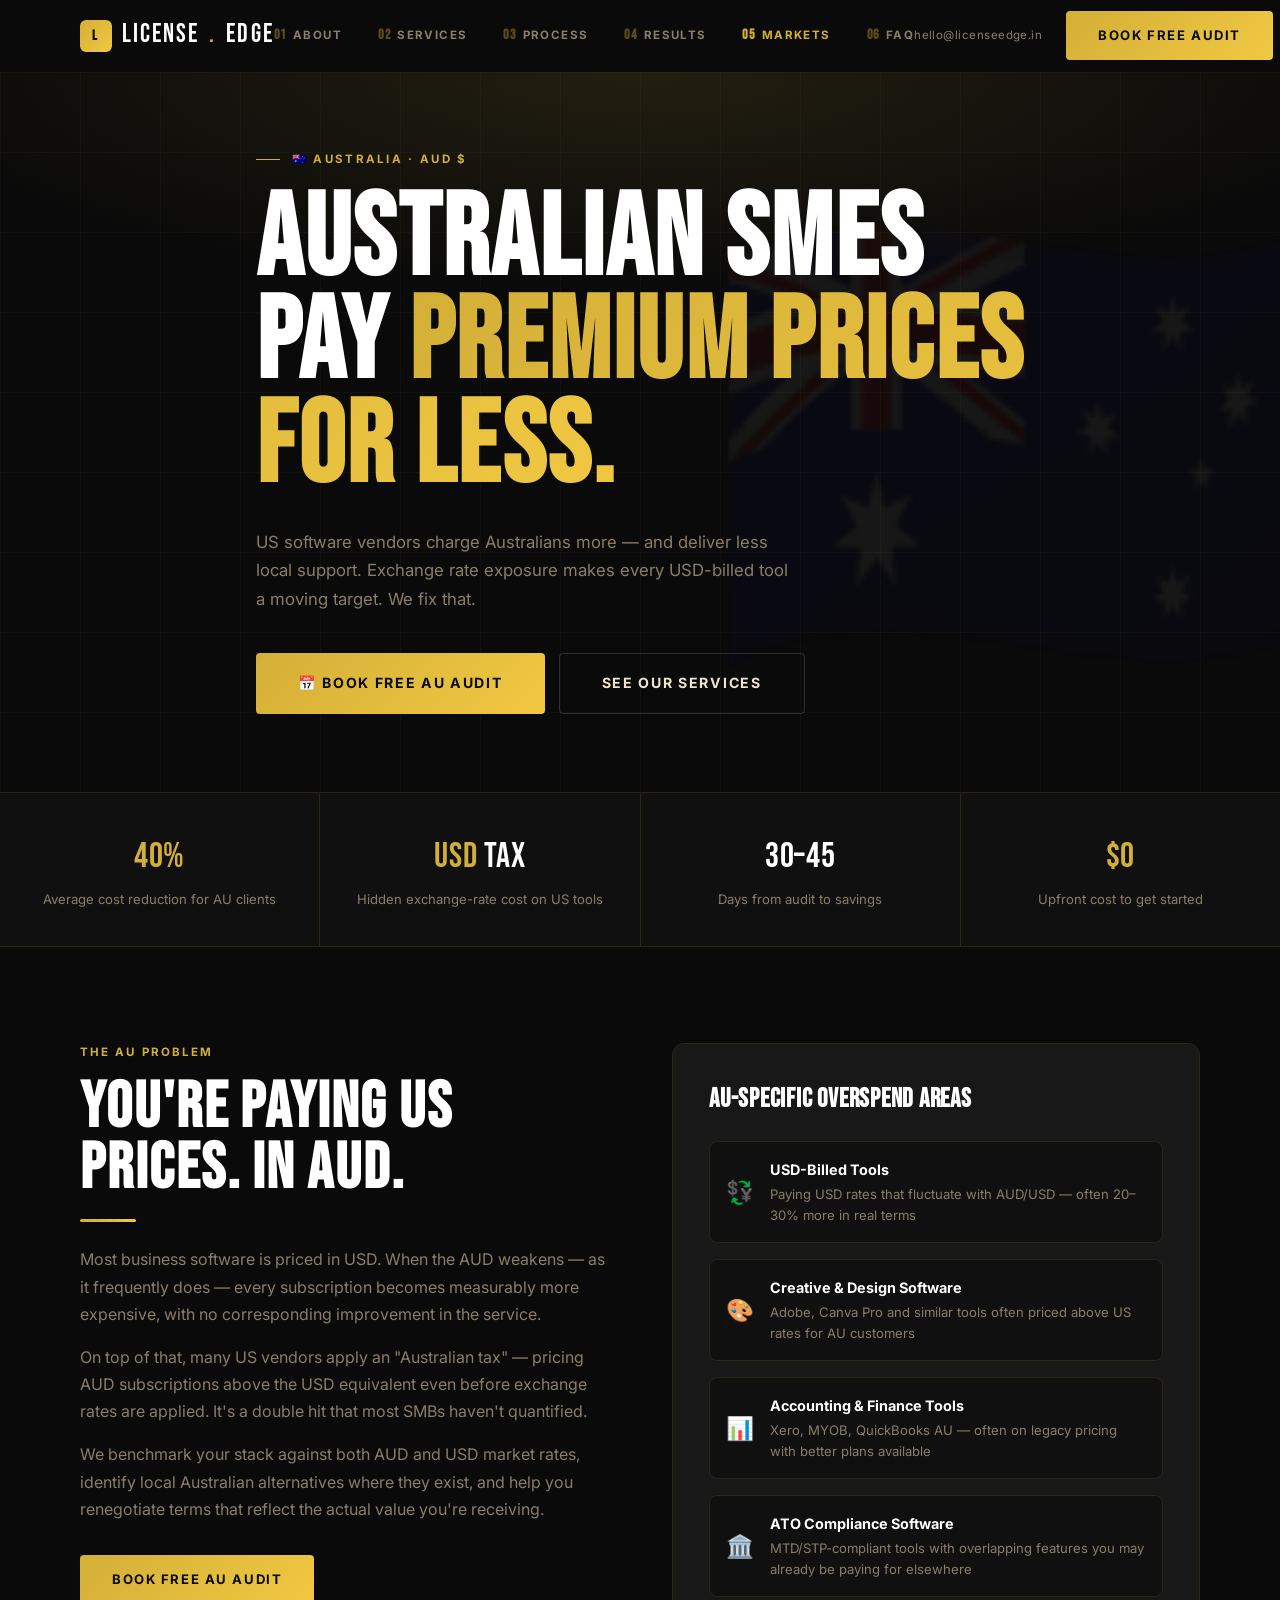
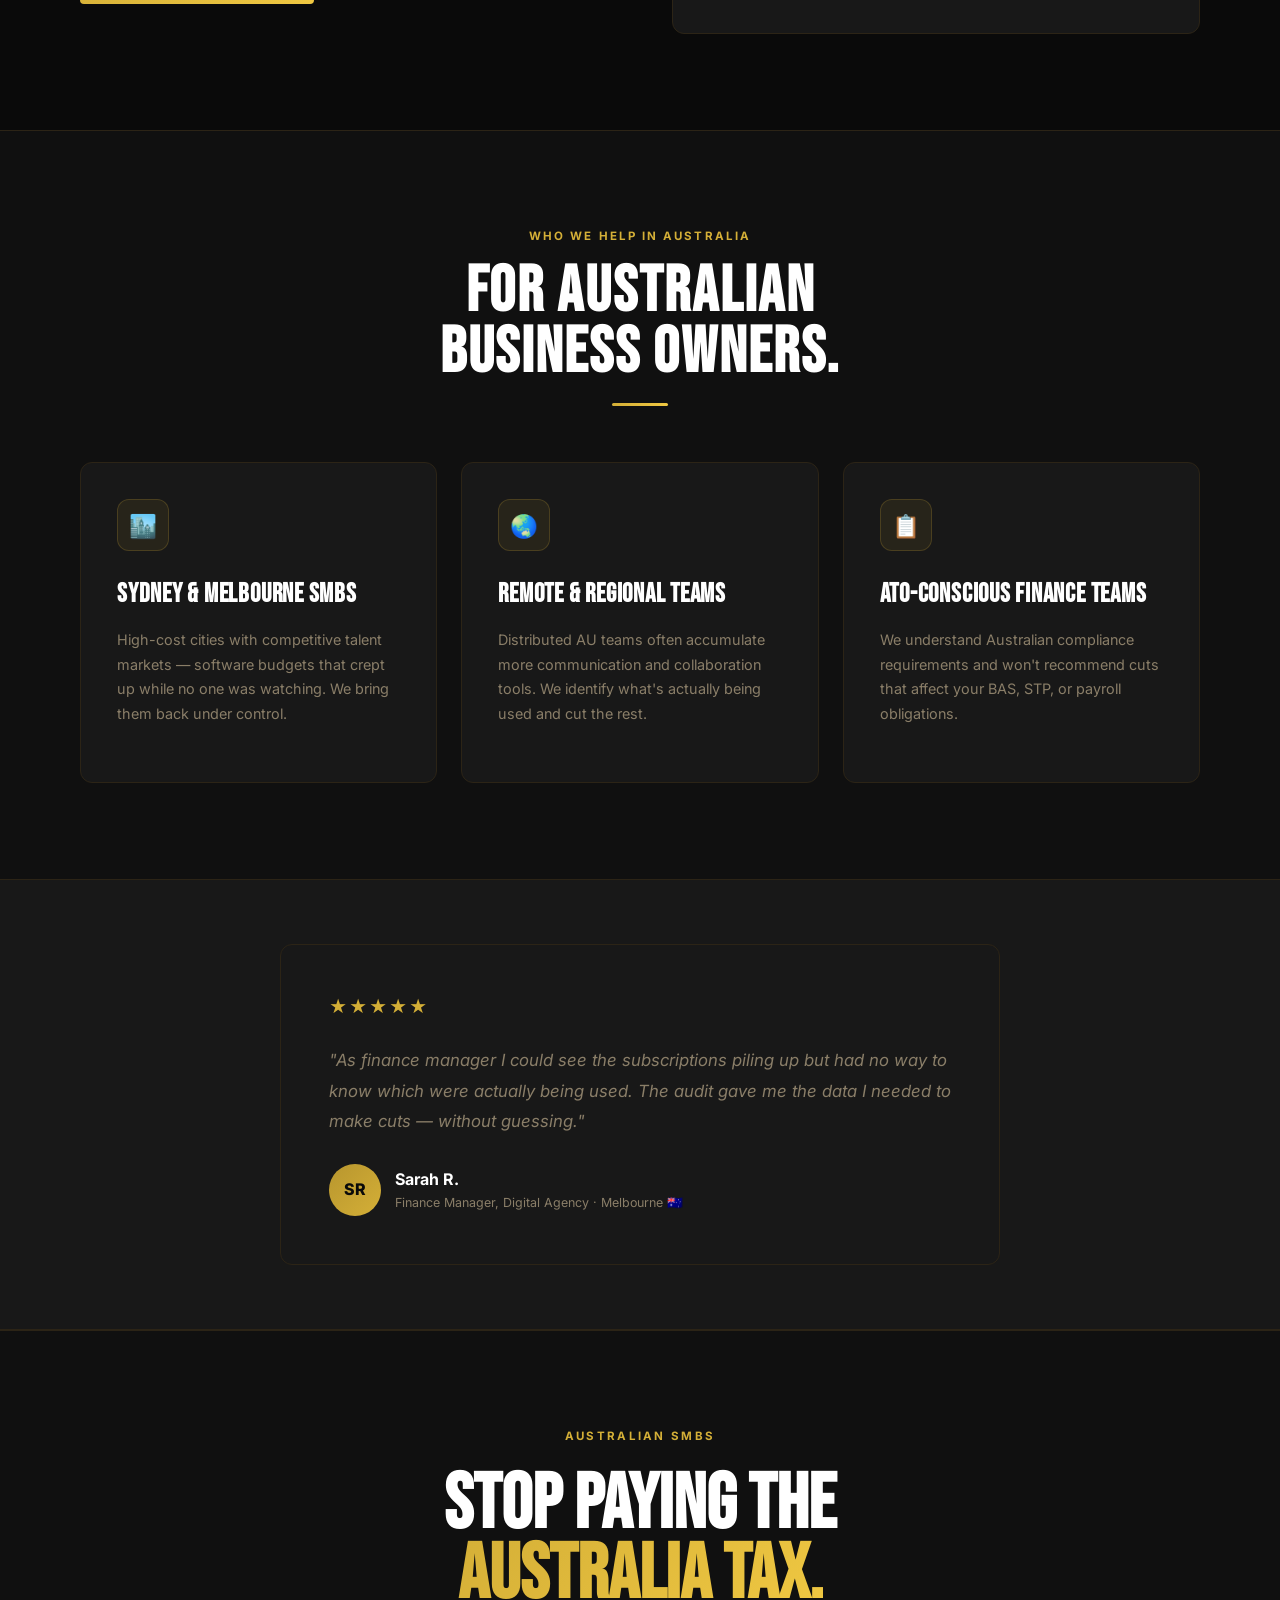
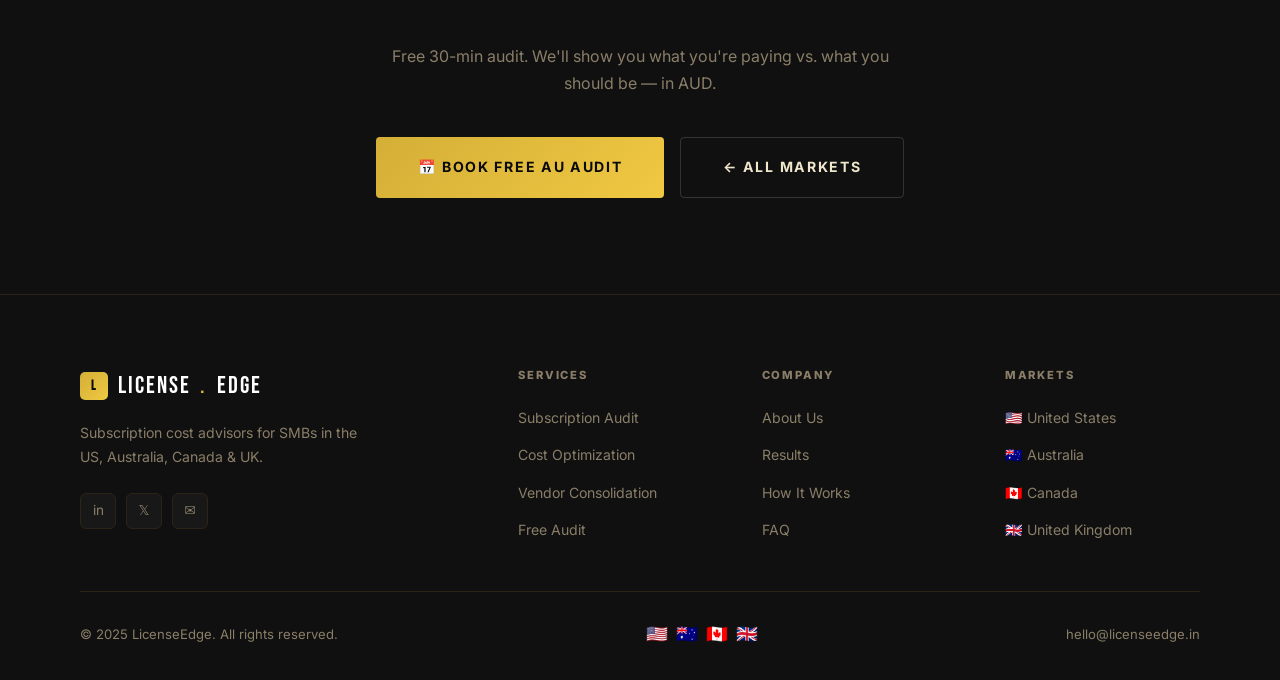
<file: australia.html>
<!DOCTYPE html>
<html lang="en">
<head>
  <meta charset="UTF-8"/><meta name="viewport" content="width=device-width, initial-scale=1.0"/>
  <link rel="preconnect" href="https://fonts.googleapis.com">
  <link rel="preconnect" href="https://fonts.gstatic.com" crossorigin>
  <link href="https://fonts.googleapis.com/css2?family=Bebas+Neue&family=Inter:wght@300;400;500;600;700;800&display=swap" rel="stylesheet">
  <meta name="description" content="LicenseEdge helps Australian SMBs cut software costs by up to 40%. Stop paying inflated AUD prices for US software. Book a free subscription audit today."/>
  <title>Australia — LicenseEdge</title>
  <link rel="stylesheet" href="style.css"/>
</head>
<body>
<nav id="nav">
  <div class="nav-inner">
    <a href="index.html" class="nav-logo"><div class="nav-logo-mark">L</div>LICENSE<span class="dot">.</span>EDGE</a>
    <ul class="nav-links">
      <li><a href="about.html"><span class="num">01</span> About</a></li>
      <li><a href="services.html"><span class="num">02</span> Services</a></li>
      <li><a href="how-it-works.html"><span class="num">03</span> Process</a></li>
      <li><a href="results.html"><span class="num">04</span> Results</a></li>
      <li><a href="markets.html" class="active"><span class="num">05</span> Markets</a></li>
      <li><a href="faq.html"><span class="num">06</span> FAQ</a></li>
    </ul>
    <span class="nav-email">hello@licenseedge.in</span>
    <a href="contact.html" class="btn btn-gold nav-cta">Book Free Audit</a>
    <button class="hamburger" onclick="toggleMenu()" aria-label="Menu"><span></span><span></span><span></span></button>
  </div>
</nav>
<div class="mobile-menu" id="mobileMenu">
  <a href="about.html" onclick="closeMenu()"><span class="num">01</span> About</a>
  <a href="services.html" onclick="closeMenu()"><span class="num">02</span> Services</a>
  <a href="how-it-works.html" onclick="closeMenu()"><span class="num">03</span> Process</a>
  <a href="results.html" onclick="closeMenu()"><span class="num">04</span> Results</a>
  <a href="markets.html" onclick="closeMenu()"><span class="num">05</span> Markets</a>
  <a href="faq.html" onclick="closeMenu()"><span class="num">06</span> FAQ</a>
  <div class="m-cta"><a href="contact.html" class="btn btn-gold btn-lg" onclick="closeMenu()">Book Free Audit</a></div>
</div>

<div class="page-spacer"></div>

<section class="country-hero" style="background:var(--bg);">
  <div class="grid-overlay"></div>
  <div class="glow-top"></div>
  <div class="country-flag-bg">🇦🇺</div>
  <div class="container">
    <div class="country-hero-content">
      <div class="country-super reveal">🇦🇺 Australia · AUD $</div>
      <h1 class="country-h1 reveal delay-1">AUSTRALIAN SMES<br/>PAY <span class="highlight">PREMIUM PRICES<br/>FOR LESS.</span></h1>
      <p class="country-sub reveal delay-2">US software vendors charge Australians more — and deliver less local support. Exchange rate exposure makes every USD-billed tool a moving target. We fix that.</p>
      <div class="reveal delay-3" style="display:flex;gap:14px;flex-wrap:wrap;">
        <a href="contact.html" class="btn btn-gold btn-lg">📅 Book Free AU Audit</a>
        <a href="services.html" class="btn btn-ghost btn-lg">See Our Services</a>
      </div>
    </div>
  </div>
</section>

<div class="stat-bar">
  <div class="stat-bar-item"><span class="stat-bar-num"><span class="gold">40%</span></span><span class="stat-bar-label">Average cost reduction for AU clients</span></div>
  <div class="stat-bar-item"><span class="stat-bar-num"><span class="gold">USD</span> tax</span><span class="stat-bar-label">Hidden exchange-rate cost on US tools</span></div>
  <div class="stat-bar-item"><span class="stat-bar-num">30–45</span><span class="stat-bar-label">Days from audit to savings</span></div>
  <div class="stat-bar-item"><span class="stat-bar-num"><span class="gold">$0</span></span><span class="stat-bar-label">Upfront cost to get started</span></div>
</div>

<section class="section" style="background:var(--bg);">
  <div class="container">
    <div style="display:grid;grid-template-columns:1fr 1fr;gap:64px;align-items:start;">
      <div class="reveal-left">
        <span class="section-super">The AU Problem</span>
        <h2 class="section-h2">You're Paying US<br/>Prices. In AUD.</h2>
        <div class="gold-line"></div>
        <p style="margin-top:24px;margin-bottom:16px;">Most business software is priced in USD. When the AUD weakens — as it frequently does — every subscription becomes measurably more expensive, with no corresponding improvement in the service.</p>
        <p style="margin-bottom:16px;">On top of that, many US vendors apply an "Australian tax" — pricing AUD subscriptions above the USD equivalent even before exchange rates are applied. It's a double hit that most SMBs haven't quantified.</p>
        <p style="margin-bottom:32px;">We benchmark your stack against both AUD and USD market rates, identify local Australian alternatives where they exist, and help you renegotiate terms that reflect the actual value you're receiving.</p>
        <a href="contact.html" class="btn btn-gold">Book Free AU Audit</a>
      </div>
      <div class="reveal-right">
        <div class="card">
          <h3 style="margin-bottom:20px;">AU-Specific Overspend Areas</h3>
          <div style="display:flex;flex-direction:column;gap:16px;">
            <div style="display:flex;align-items:center;gap:16px;padding:16px;background:var(--surface);border:1px solid var(--border);border-radius:8px;">
              <span style="font-size:1.4rem;">💱</span>
              <div><div style="font-weight:700;color:var(--white);font-size:0.9rem;margin-bottom:3px;">USD-Billed Tools</div><div style="font-size:0.82rem;color:var(--muted);">Paying USD rates that fluctuate with AUD/USD — often 20–30% more in real terms</div></div>
            </div>
            <div style="display:flex;align-items:center;gap:16px;padding:16px;background:var(--surface);border:1px solid var(--border);border-radius:8px;">
              <span style="font-size:1.4rem;">🎨</span>
              <div><div style="font-weight:700;color:var(--white);font-size:0.9rem;margin-bottom:3px;">Creative & Design Software</div><div style="font-size:0.82rem;color:var(--muted);">Adobe, Canva Pro and similar tools often priced above US rates for AU customers</div></div>
            </div>
            <div style="display:flex;align-items:center;gap:16px;padding:16px;background:var(--surface);border:1px solid var(--border);border-radius:8px;">
              <span style="font-size:1.4rem;">📊</span>
              <div><div style="font-weight:700;color:var(--white);font-size:0.9rem;margin-bottom:3px;">Accounting & Finance Tools</div><div style="font-size:0.82rem;color:var(--muted);">Xero, MYOB, QuickBooks AU — often on legacy pricing with better plans available</div></div>
            </div>
            <div style="display:flex;align-items:center;gap:16px;padding:16px;background:var(--surface);border:1px solid var(--border);border-radius:8px;">
              <span style="font-size:1.4rem;">🏛️</span>
              <div><div style="font-weight:700;color:var(--white);font-size:0.9rem;margin-bottom:3px;">ATO Compliance Software</div><div style="font-size:0.82rem;color:var(--muted);">MTD/STP-compliant tools with overlapping features you may already be paying for elsewhere</div></div>
            </div>
          </div>
        </div>
      </div>
    </div>
  </div>
</section>

<section class="section" style="background:var(--surface);border-top:1px solid var(--border);">
  <div class="container">
    <div class="text-center" style="max-width:520px;margin:0 auto 56px;">
      <span class="section-super">Who We Help in Australia</span>
      <h2 class="section-h2">For Australian<br/>Business Owners.</h2>
      <div class="gold-line center"></div>
    </div>
    <div class="grid-3">
      <div class="card reveal"><div class="card-icon">🏙️</div><h3>Sydney & Melbourne SMBs</h3><p>High-cost cities with competitive talent markets — software budgets that crept up while no one was watching. We bring them back under control.</p></div>
      <div class="card reveal delay-1"><div class="card-icon">🌏</div><h3>Remote & Regional Teams</h3><p>Distributed AU teams often accumulate more communication and collaboration tools. We identify what's actually being used and cut the rest.</p></div>
      <div class="card reveal delay-2"><div class="card-icon">📋</div><h3>ATO-Conscious Finance Teams</h3><p>We understand Australian compliance requirements and won't recommend cuts that affect your BAS, STP, or payroll obligations.</p></div>
    </div>
  </div>
</section>

<section class="testimonial reveal" style="margin:0;border-radius:0;border-left:none;border-right:none;border-top:1px solid var(--border);padding:64px 0;">
  <div class="container" style="max-width:800px;">
    <div style="background:var(--surface2);border:1px solid var(--border);border-radius:12px;padding:48px;">
      <div class="t-stars" style="font-size:1.1rem;margin-bottom:24px;">★★★★★</div>
      <p class="t-quote" style="font-size:1.05rem;line-height:1.8;">"As finance manager I could see the subscriptions piling up but had no way to know which were actually being used. The audit gave me the data I needed to make cuts — without guessing."</p>
      <div class="t-author" style="margin-top:28px;">
        <div class="t-avatar" style="width:52px;height:52px;font-size:1rem;">SR</div>
        <div><div class="t-name" style="font-size:1rem;">Sarah R.</div><div class="t-title">Finance Manager, Digital Agency · Melbourne 🇦🇺</div></div>
      </div>
    </div>
  </div>
</section>

<section class="section cta-fs" style="min-height:auto;padding:96px 0;border-top:1px solid var(--border);">
  <div class="container text-center">
    <span class="cta-fs-super reveal">Australian SMBs</span>
    <h2 class="cta-fs-h2 reveal delay-1" style="font-size:clamp(2.5rem,6vw,5rem);">STOP PAYING THE<br/><span class="highlight">AUSTRALIA TAX.</span></h2>
    <p class="cta-fs-sub reveal delay-2">Free 30-min audit. We'll show you what you're paying vs. what you should be — in AUD.</p>
    <div class="reveal delay-3" style="display:flex;gap:16px;justify-content:center;flex-wrap:wrap;">
      <a href="contact.html" class="btn btn-gold btn-lg">📅 Book Free AU Audit</a>
      <a href="markets.html" class="btn btn-ghost btn-lg">← All Markets</a>
    </div>
  </div>
</section>

<footer>
  <div class="container">
    <div class="footer-grid">
      <div class="footer-brand"><div class="footer-brand-logo"><div class="nav-logo-mark" style="width:28px;height:28px;font-size:0.8rem;border-radius:5px;">L</div>LICENSE<span class="dot">.</span>EDGE</div><p>Subscription cost advisors for SMBs in the US, Australia, Canada &amp; UK.</p><div class="footer-social"><a class="soc-btn" href="#">in</a><a class="soc-btn" href="#">𝕏</a><a class="soc-btn" href="mailto:hello@licenseedge.in">✉</a></div></div>
      <div class="footer-col"><h4>Services</h4><ul><li><a href="services.html">Subscription Audit</a></li><li><a href="services.html">Cost Optimization</a></li><li><a href="services.html">Vendor Consolidation</a></li><li><a href="contact.html">Free Audit</a></li></ul></div>
      <div class="footer-col"><h4>Company</h4><ul><li><a href="about.html">About Us</a></li><li><a href="results.html">Results</a></li><li><a href="how-it-works.html">How It Works</a></li><li><a href="faq.html">FAQ</a></li></ul></div>
      <div class="footer-col"><h4>Markets</h4><ul><li><a href="us.html">🇺🇸 United States</a></li><li><a href="australia.html">🇦🇺 Australia</a></li><li><a href="canada.html">🇨🇦 Canada</a></li><li><a href="uk.html">🇬🇧 United Kingdom</a></li></ul></div>
    </div>
    <div class="footer-bottom"><p>© 2025 LicenseEdge. All rights reserved.</p><div class="footer-flags"><span>🇺🇸</span><span>🇦🇺</span><span>🇨🇦</span><span>🇬🇧</span></div><p><a href="mailto:hello@licenseedge.in" style="color:inherit;">hello@licenseedge.in</a></p></div>
  </div>
</footer>
<button id="scroll-top" aria-label="Back to top">↑</button>
<script src="main.js"></script>
</body>
</html>
</file>
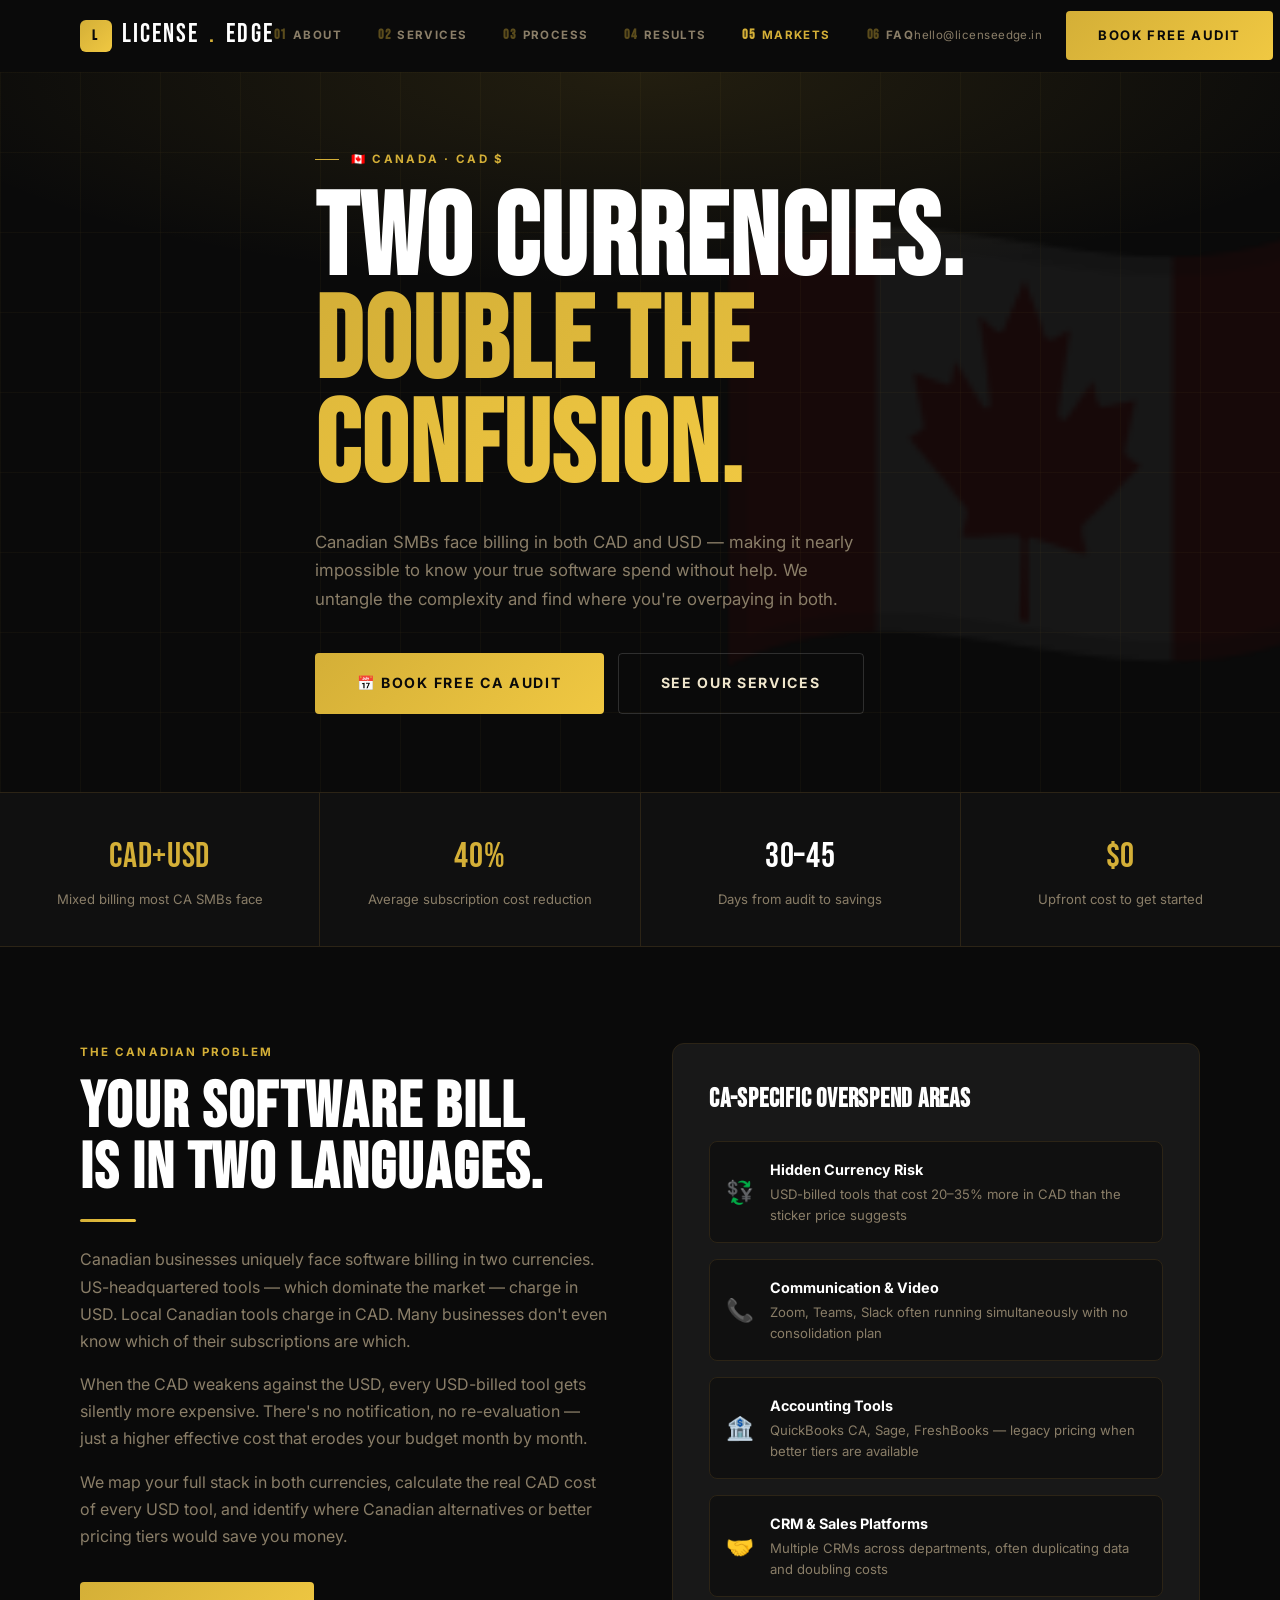
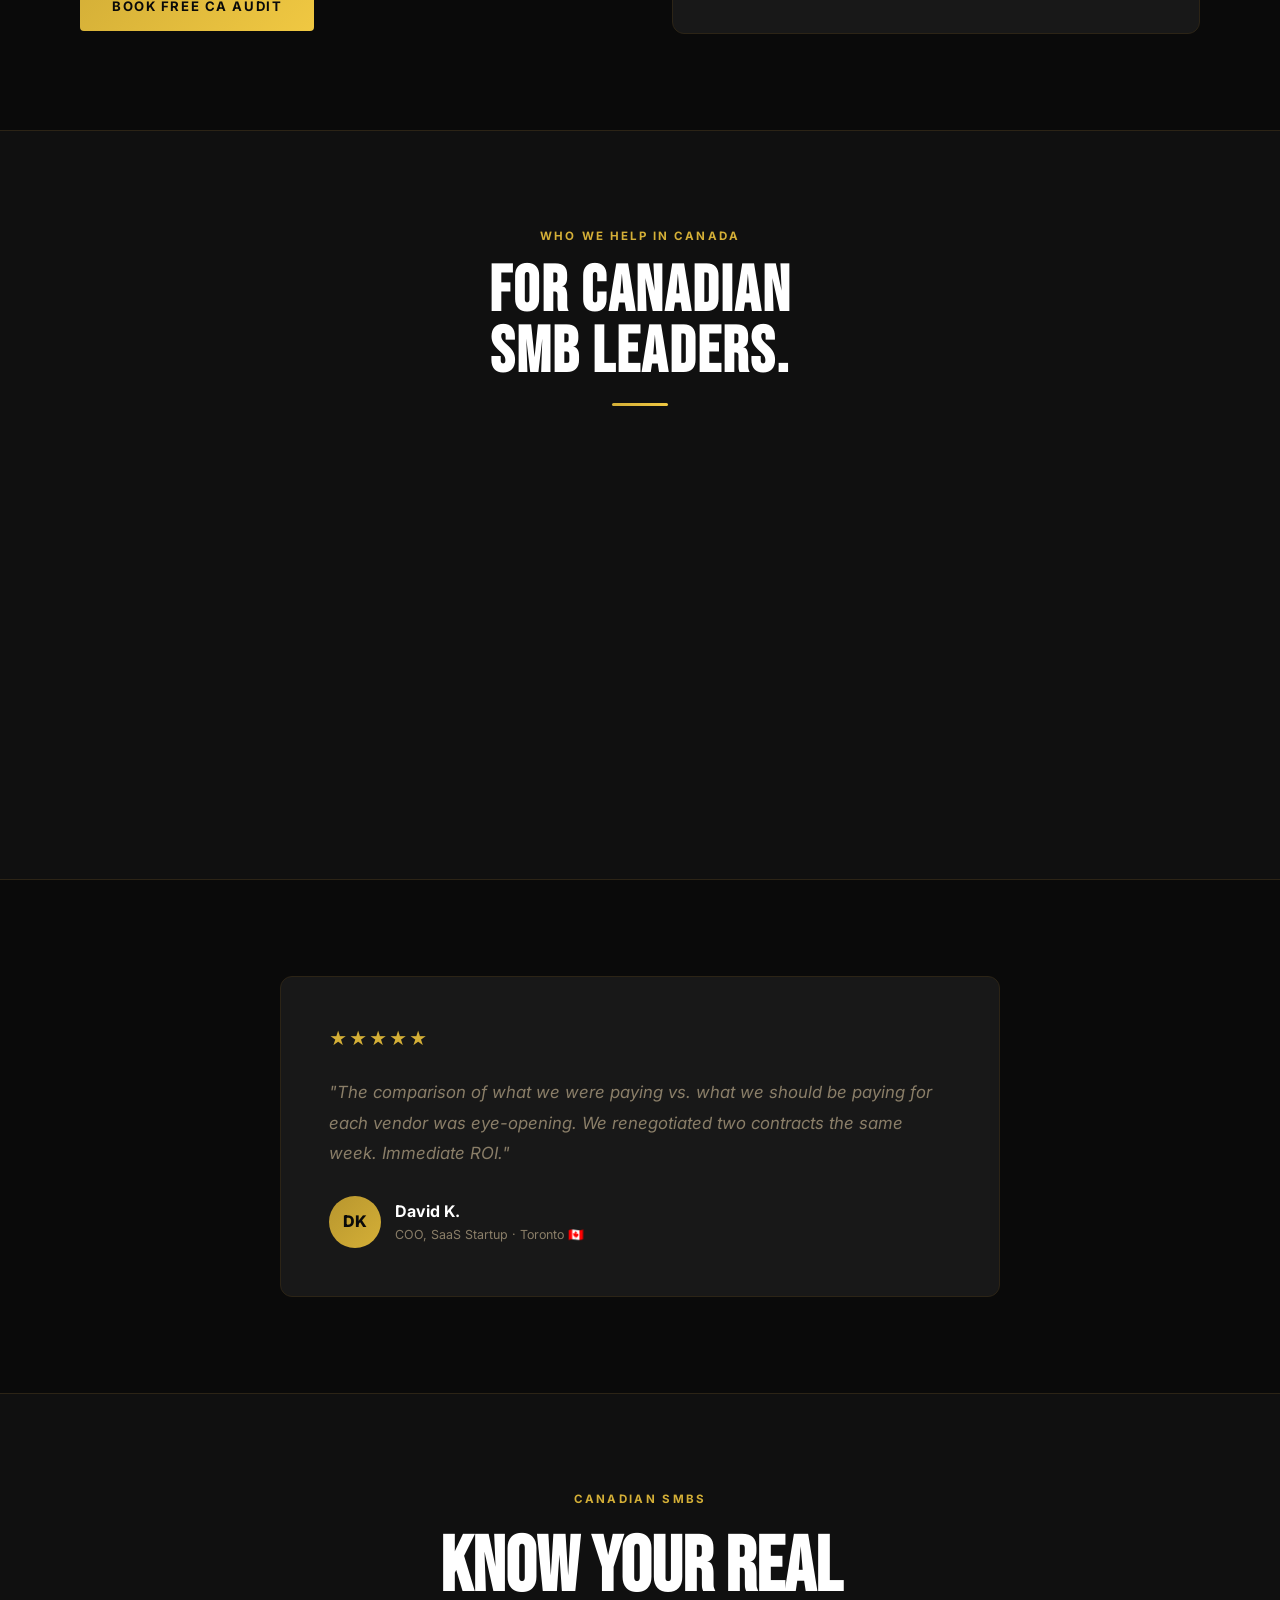
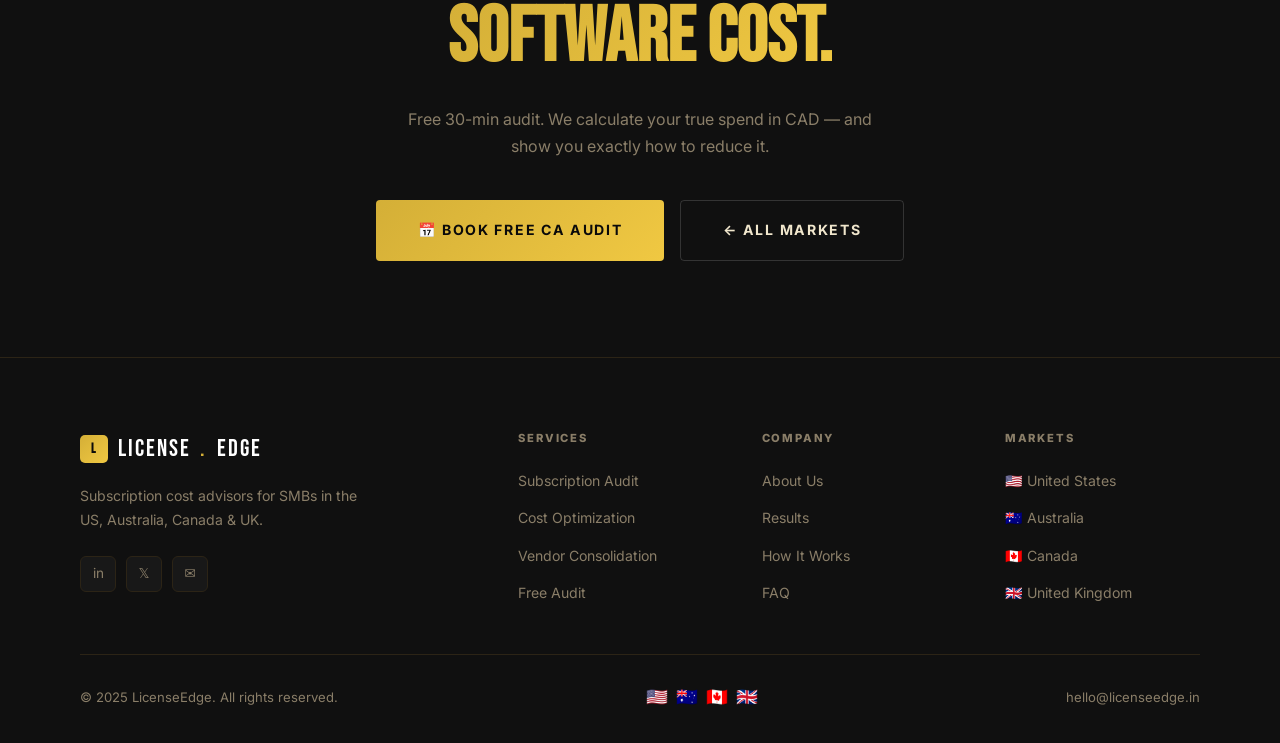
<file: canada.html>
<!DOCTYPE html>
<html lang="en">
<head>
  <meta charset="UTF-8"/><meta name="viewport" content="width=device-width, initial-scale=1.0"/>
  <link rel="preconnect" href="https://fonts.googleapis.com">
  <link rel="preconnect" href="https://fonts.gstatic.com" crossorigin>
  <link href="https://fonts.googleapis.com/css2?family=Bebas+Neue&family=Inter:wght@300;400;500;600;700;800&display=swap" rel="stylesheet">
  <meta name="description" content="LicenseEdge helps Canadian SMBs untangle mixed CAD/USD software billing and cut subscription costs by up to 40%. Book a free audit today."/>
  <title>Canada — LicenseEdge</title>
  <link rel="stylesheet" href="style.css"/>
</head>
<body>
<nav id="nav">
  <div class="nav-inner">
    <a href="index.html" class="nav-logo"><div class="nav-logo-mark">L</div>LICENSE<span class="dot">.</span>EDGE</a>
    <ul class="nav-links">
      <li><a href="about.html"><span class="num">01</span> About</a></li>
      <li><a href="services.html"><span class="num">02</span> Services</a></li>
      <li><a href="how-it-works.html"><span class="num">03</span> Process</a></li>
      <li><a href="results.html"><span class="num">04</span> Results</a></li>
      <li><a href="markets.html" class="active"><span class="num">05</span> Markets</a></li>
      <li><a href="faq.html"><span class="num">06</span> FAQ</a></li>
    </ul>
    <span class="nav-email">hello@licenseedge.in</span>
    <a href="contact.html" class="btn btn-gold nav-cta">Book Free Audit</a>
    <button class="hamburger" onclick="toggleMenu()" aria-label="Menu"><span></span><span></span><span></span></button>
  </div>
</nav>
<div class="mobile-menu" id="mobileMenu">
  <a href="about.html" onclick="closeMenu()"><span class="num">01</span> About</a>
  <a href="services.html" onclick="closeMenu()"><span class="num">02</span> Services</a>
  <a href="how-it-works.html" onclick="closeMenu()"><span class="num">03</span> Process</a>
  <a href="results.html" onclick="closeMenu()"><span class="num">04</span> Results</a>
  <a href="markets.html" onclick="closeMenu()"><span class="num">05</span> Markets</a>
  <a href="faq.html" onclick="closeMenu()"><span class="num">06</span> FAQ</a>
  <div class="m-cta"><a href="contact.html" class="btn btn-gold btn-lg" onclick="closeMenu()">Book Free Audit</a></div>
</div>

<div class="page-spacer"></div>

<section class="country-hero" style="background:var(--bg);">
  <div class="grid-overlay"></div>
  <div class="glow-top"></div>
  <div class="country-flag-bg">🇨🇦</div>
  <div class="container">
    <div class="country-hero-content">
      <div class="country-super reveal">🇨🇦 Canada · CAD $</div>
      <h1 class="country-h1 reveal delay-1">TWO CURRENCIES.<br/><span class="highlight">DOUBLE THE<br/>CONFUSION.</span></h1>
      <p class="country-sub reveal delay-2">Canadian SMBs face billing in both CAD and USD — making it nearly impossible to know your true software spend without help. We untangle the complexity and find where you're overpaying in both.</p>
      <div class="reveal delay-3" style="display:flex;gap:14px;flex-wrap:wrap;">
        <a href="contact.html" class="btn btn-gold btn-lg">📅 Book Free CA Audit</a>
        <a href="services.html" class="btn btn-ghost btn-lg">See Our Services</a>
      </div>
    </div>
  </div>
</section>

<div class="stat-bar">
  <div class="stat-bar-item"><span class="stat-bar-num"><span class="gold">CAD+USD</span></span><span class="stat-bar-label">Mixed billing most CA SMBs face</span></div>
  <div class="stat-bar-item"><span class="stat-bar-num"><span class="gold">40%</span></span><span class="stat-bar-label">Average subscription cost reduction</span></div>
  <div class="stat-bar-item"><span class="stat-bar-num">30–45</span><span class="stat-bar-label">Days from audit to savings</span></div>
  <div class="stat-bar-item"><span class="stat-bar-num"><span class="gold">$0</span></span><span class="stat-bar-label">Upfront cost to get started</span></div>
</div>

<section class="section" style="background:var(--bg);">
  <div class="container">
    <div style="display:grid;grid-template-columns:1fr 1fr;gap:64px;align-items:start;">
      <div class="reveal-left">
        <span class="section-super">The Canadian Problem</span>
        <h2 class="section-h2">Your Software Bill<br/>Is in Two Languages.</h2>
        <div class="gold-line"></div>
        <p style="margin-top:24px;margin-bottom:16px;">Canadian businesses uniquely face software billing in two currencies. US-headquartered tools — which dominate the market — charge in USD. Local Canadian tools charge in CAD. Many businesses don't even know which of their subscriptions are which.</p>
        <p style="margin-bottom:16px;">When the CAD weakens against the USD, every USD-billed tool gets silently more expensive. There's no notification, no re-evaluation — just a higher effective cost that erodes your budget month by month.</p>
        <p style="margin-bottom:32px;">We map your full stack in both currencies, calculate the real CAD cost of every USD tool, and identify where Canadian alternatives or better pricing tiers would save you money.</p>
        <a href="contact.html" class="btn btn-gold">Book Free CA Audit</a>
      </div>
      <div class="reveal-right">
        <div class="card">
          <h3 style="margin-bottom:20px;">CA-Specific Overspend Areas</h3>
          <div style="display:flex;flex-direction:column;gap:16px;">
            <div style="display:flex;align-items:center;gap:16px;padding:16px;background:var(--surface);border:1px solid var(--border);border-radius:8px;">
              <span style="font-size:1.4rem;">💱</span>
              <div><div style="font-weight:700;color:var(--white);font-size:0.9rem;margin-bottom:3px;">Hidden Currency Risk</div><div style="font-size:0.82rem;color:var(--muted);">USD-billed tools that cost 20–35% more in CAD than the sticker price suggests</div></div>
            </div>
            <div style="display:flex;align-items:center;gap:16px;padding:16px;background:var(--surface);border:1px solid var(--border);border-radius:8px;">
              <span style="font-size:1.4rem;">📞</span>
              <div><div style="font-weight:700;color:var(--white);font-size:0.9rem;margin-bottom:3px;">Communication & Video</div><div style="font-size:0.82rem;color:var(--muted);">Zoom, Teams, Slack often running simultaneously with no consolidation plan</div></div>
            </div>
            <div style="display:flex;align-items:center;gap:16px;padding:16px;background:var(--surface);border:1px solid var(--border);border-radius:8px;">
              <span style="font-size:1.4rem;">🏦</span>
              <div><div style="font-weight:700;color:var(--white);font-size:0.9rem;margin-bottom:3px;">Accounting Tools</div><div style="font-size:0.82rem;color:var(--muted);">QuickBooks CA, Sage, FreshBooks — legacy pricing when better tiers are available</div></div>
            </div>
            <div style="display:flex;align-items:center;gap:16px;padding:16px;background:var(--surface);border:1px solid var(--border);border-radius:8px;">
              <span style="font-size:1.4rem;">🤝</span>
              <div><div style="font-weight:700;color:var(--white);font-size:0.9rem;margin-bottom:3px;">CRM & Sales Platforms</div><div style="font-size:0.82rem;color:var(--muted);">Multiple CRMs across departments, often duplicating data and doubling costs</div></div>
            </div>
          </div>
        </div>
      </div>
    </div>
  </div>
</section>

<section class="section" style="background:var(--surface);border-top:1px solid var(--border);">
  <div class="container">
    <div class="text-center" style="max-width:520px;margin:0 auto 56px;">
      <span class="section-super">Who We Help in Canada</span>
      <h2 class="section-h2">For Canadian<br/>SMB Leaders.</h2>
      <div class="gold-line center"></div>
    </div>
    <div class="grid-3">
      <div class="card reveal"><div class="card-icon">🏙️</div><h3>Toronto & Vancouver SMBs</h3><p>High-growth markets with complex software stacks that grew with the team — and nobody ever cleaned up. We bring order and savings.</p></div>
      <div class="card reveal delay-1"><div class="card-icon">💰</div><h3>Finance-Driven Teams</h3><p>CFOs and controllers who struggle to categorise mixed CAD/USD billing and need clarity before they can cut. We provide that clarity.</p></div>
      <div class="card reveal delay-2"><div class="card-icon">📊</div><h3>Operations Leaders</h3><p>Ops managers who know the tools are redundant but need a recommendation with data behind it to present to leadership.</p></div>
    </div>
  </div>
</section>

<section class="section" style="background:var(--bg);border-top:1px solid var(--border);">
  <div class="container" style="max-width:800px;">
    <div style="background:var(--surface2);border:1px solid var(--border);border-radius:12px;padding:48px;" class="reveal">
      <div class="t-stars" style="font-size:1.1rem;margin-bottom:24px;color:var(--accent);">★★★★★</div>
      <p style="font-size:1.05rem;line-height:1.8;color:var(--muted);font-style:italic;">"The comparison of what we were paying vs. what we should be paying for each vendor was eye-opening. We renegotiated two contracts the same week. Immediate ROI."</p>
      <div class="t-author" style="margin-top:28px;">
        <div class="t-avatar" style="width:52px;height:52px;font-size:1rem;">DK</div>
        <div><div class="t-name" style="font-size:1rem;">David K.</div><div class="t-title">COO, SaaS Startup · Toronto 🇨🇦</div></div>
      </div>
    </div>
  </div>
</section>

<section class="section cta-fs" style="min-height:auto;padding:96px 0;border-top:1px solid var(--border);">
  <div class="container text-center">
    <span class="cta-fs-super reveal">Canadian SMBs</span>
    <h2 class="cta-fs-h2 reveal delay-1" style="font-size:clamp(2.5rem,6vw,5rem);">KNOW YOUR REAL<br/><span class="highlight">SOFTWARE COST.</span></h2>
    <p class="cta-fs-sub reveal delay-2">Free 30-min audit. We calculate your true spend in CAD — and show you exactly how to reduce it.</p>
    <div class="reveal delay-3" style="display:flex;gap:16px;justify-content:center;flex-wrap:wrap;">
      <a href="contact.html" class="btn btn-gold btn-lg">📅 Book Free CA Audit</a>
      <a href="markets.html" class="btn btn-ghost btn-lg">← All Markets</a>
    </div>
  </div>
</section>

<footer>
  <div class="container">
    <div class="footer-grid">
      <div class="footer-brand"><div class="footer-brand-logo"><div class="nav-logo-mark" style="width:28px;height:28px;font-size:0.8rem;border-radius:5px;">L</div>LICENSE<span class="dot">.</span>EDGE</div><p>Subscription cost advisors for SMBs in the US, Australia, Canada &amp; UK.</p><div class="footer-social"><a class="soc-btn" href="#">in</a><a class="soc-btn" href="#">𝕏</a><a class="soc-btn" href="mailto:hello@licenseedge.in">✉</a></div></div>
      <div class="footer-col"><h4>Services</h4><ul><li><a href="services.html">Subscription Audit</a></li><li><a href="services.html">Cost Optimization</a></li><li><a href="services.html">Vendor Consolidation</a></li><li><a href="contact.html">Free Audit</a></li></ul></div>
      <div class="footer-col"><h4>Company</h4><ul><li><a href="about.html">About Us</a></li><li><a href="results.html">Results</a></li><li><a href="how-it-works.html">How It Works</a></li><li><a href="faq.html">FAQ</a></li></ul></div>
      <div class="footer-col"><h4>Markets</h4><ul><li><a href="us.html">🇺🇸 United States</a></li><li><a href="australia.html">🇦🇺 Australia</a></li><li><a href="canada.html">🇨🇦 Canada</a></li><li><a href="uk.html">🇬🇧 United Kingdom</a></li></ul></div>
    </div>
    <div class="footer-bottom"><p>© 2025 LicenseEdge. All rights reserved.</p><div class="footer-flags"><span>🇺🇸</span><span>🇦🇺</span><span>🇨🇦</span><span>🇬🇧</span></div><p><a href="mailto:hello@licenseedge.in" style="color:inherit;">hello@licenseedge.in</a></p></div>
  </div>
</footer>
<button id="scroll-top" aria-label="Back to top">↑</button>
<script src="main.js"></script>
</body>
</html>
</file>
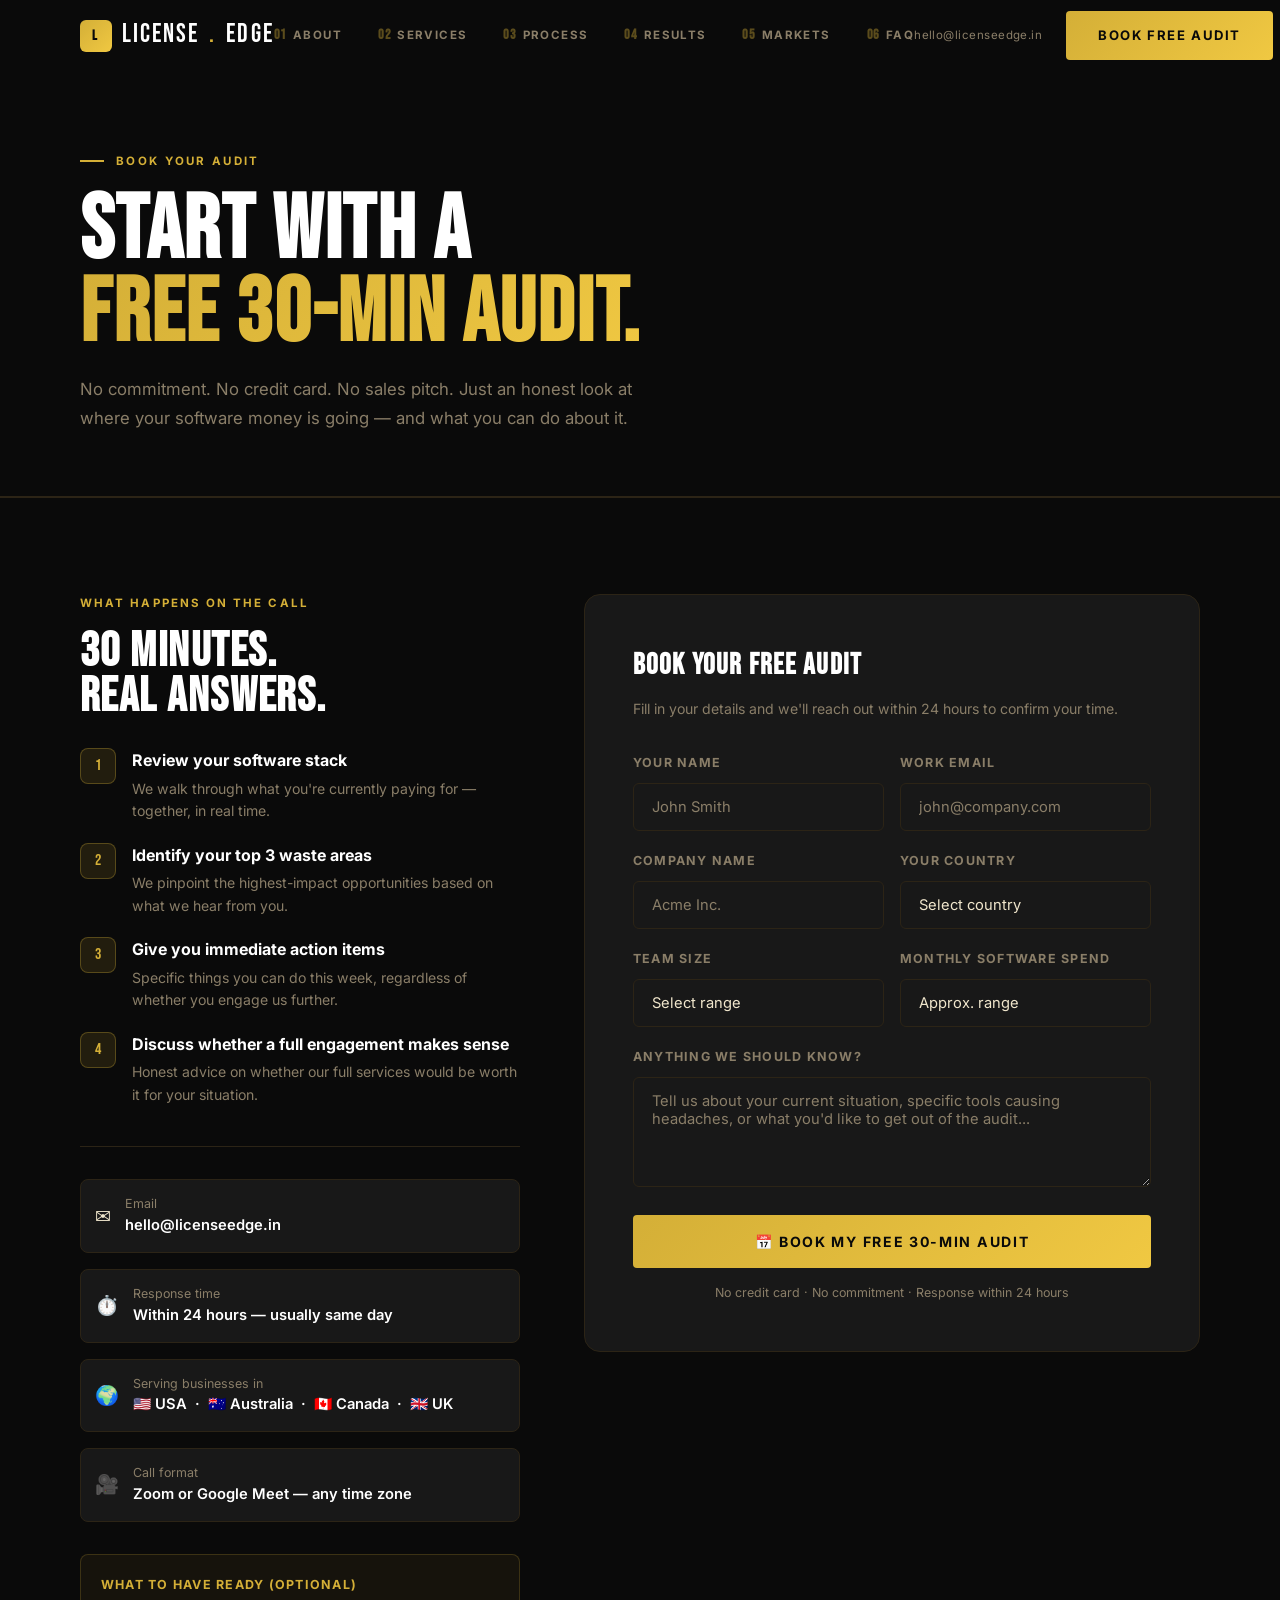
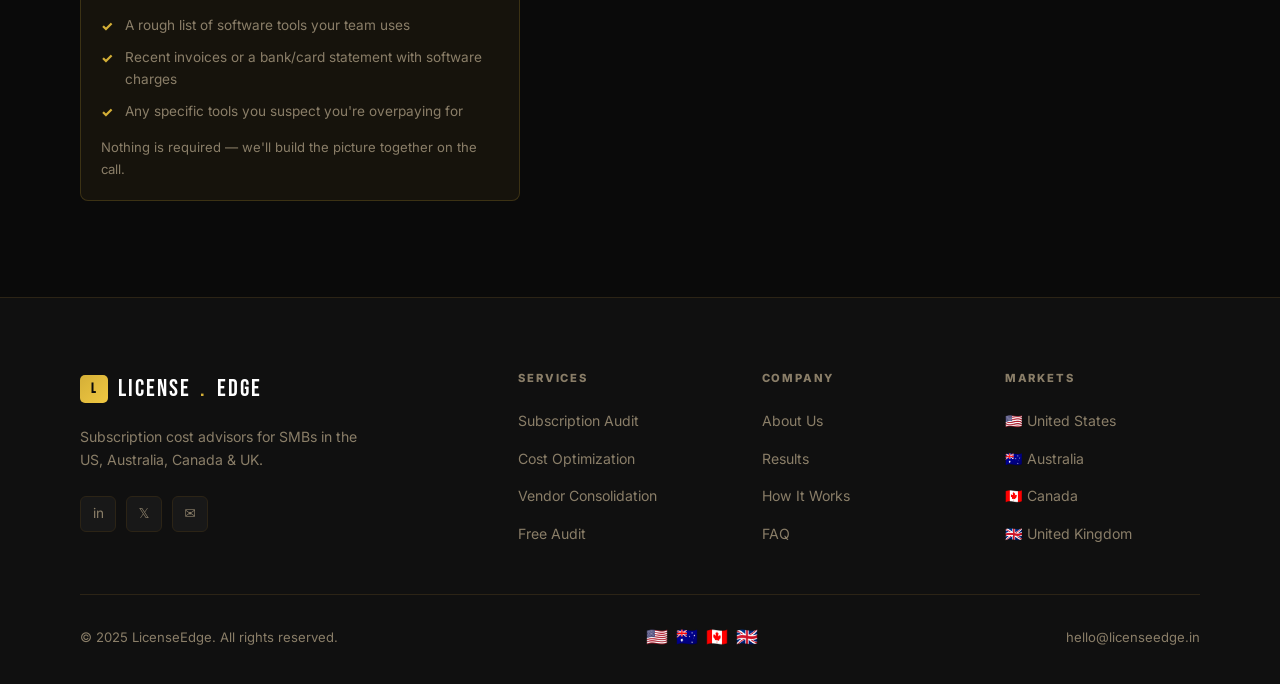
<file: contact.html>
<!DOCTYPE html>
<html lang="en">
<head>
  <meta charset="UTF-8"/><meta name="viewport" content="width=device-width, initial-scale=1.0"/>
  <link rel="preconnect" href="https://fonts.googleapis.com">
  <link rel="preconnect" href="https://fonts.gstatic.com" crossorigin>
  <link href="https://fonts.googleapis.com/css2?family=Bebas+Neue&family=Inter:wght@300;400;500;600;700;800&display=swap" rel="stylesheet">
  <meta name="description" content="Book your free 30-minute subscription audit with LicenseEdge. Available to SMBs in the US, Australia, Canada and UK. No commitment, no credit card."/>
  <title>Book Free Audit — LicenseEdge</title>
  <link rel="stylesheet" href="style.css"/>
</head>
<body>
<nav id="nav">
  <div class="nav-inner">
    <a href="index.html" class="nav-logo"><div class="nav-logo-mark">L</div>LICENSE<span class="dot">.</span>EDGE</a>
    <ul class="nav-links">
      <li><a href="about.html"><span class="num">01</span> About</a></li>
      <li><a href="services.html"><span class="num">02</span> Services</a></li>
      <li><a href="how-it-works.html"><span class="num">03</span> Process</a></li>
      <li><a href="results.html"><span class="num">04</span> Results</a></li>
      <li><a href="markets.html"><span class="num">05</span> Markets</a></li>
      <li><a href="faq.html"><span class="num">06</span> FAQ</a></li>
    </ul>
    <span class="nav-email">hello@licenseedge.in</span>
    <a href="contact.html" class="btn btn-gold nav-cta active">Book Free Audit</a>
    <button class="hamburger" onclick="toggleMenu()" aria-label="Menu"><span></span><span></span><span></span></button>
  </div>
</nav>
<div class="mobile-menu" id="mobileMenu">
  <a href="about.html" onclick="closeMenu()"><span class="num">01</span> About</a>
  <a href="services.html" onclick="closeMenu()"><span class="num">02</span> Services</a>
  <a href="how-it-works.html" onclick="closeMenu()"><span class="num">03</span> Process</a>
  <a href="results.html" onclick="closeMenu()"><span class="num">04</span> Results</a>
  <a href="markets.html" onclick="closeMenu()"><span class="num">05</span> Markets</a>
  <a href="faq.html" onclick="closeMenu()"><span class="num">06</span> FAQ</a>
  <div class="m-cta"><a href="contact.html" class="btn btn-gold btn-lg" onclick="closeMenu()">Book Free Audit</a></div>
</div>

<div class="page-spacer"></div>
<header class="page-header">
  <div class="container">
    <div class="page-header-super">Book Your Audit</div>
    <h1 class="reveal">Start With a<br/><span class="highlight">Free 30-Min Audit.</span></h1>
    <p class="reveal delay-1">No commitment. No credit card. No sales pitch. Just an honest look at where your software money is going — and what you can do about it.</p>
  </div>
</header>

<section class="section" style="background:var(--bg);border-top:1px solid var(--border);">
  <div class="container">
    <div style="display:grid;grid-template-columns:1fr 1.4fr;gap:64px;align-items:start;">

      <!-- LEFT: Info -->
      <div class="reveal-left">
        <span class="section-super">What Happens on the Call</span>
        <h2 class="section-h2" style="font-size:clamp(1.8rem,4vw,3rem);margin-bottom:28px;">30 Minutes.<br/>Real Answers.</h2>

        <div style="display:flex;flex-direction:column;gap:20px;margin-bottom:40px;">
          <div style="display:flex;gap:16px;align-items:flex-start;">
            <div style="width:36px;height:36px;background:rgba(212,175,55,0.12);border:1px solid rgba(212,175,55,0.3);border-radius:8px;display:flex;align-items:center;justify-content:center;font-family:'Bebas Neue',sans-serif;font-size:1rem;color:var(--accent);flex-shrink:0;">1</div>
            <div><div style="font-weight:700;color:var(--white);margin-bottom:4px;">Review your software stack</div><div style="font-size:0.88rem;color:var(--muted);">We walk through what you're currently paying for — together, in real time.</div></div>
          </div>
          <div style="display:flex;gap:16px;align-items:flex-start;">
            <div style="width:36px;height:36px;background:rgba(212,175,55,0.12);border:1px solid rgba(212,175,55,0.3);border-radius:8px;display:flex;align-items:center;justify-content:center;font-family:'Bebas Neue',sans-serif;font-size:1rem;color:var(--accent);flex-shrink:0;">2</div>
            <div><div style="font-weight:700;color:var(--white);margin-bottom:4px;">Identify your top 3 waste areas</div><div style="font-size:0.88rem;color:var(--muted);">We pinpoint the highest-impact opportunities based on what we hear from you.</div></div>
          </div>
          <div style="display:flex;gap:16px;align-items:flex-start;">
            <div style="width:36px;height:36px;background:rgba(212,175,55,0.12);border:1px solid rgba(212,175,55,0.3);border-radius:8px;display:flex;align-items:center;justify-content:center;font-family:'Bebas Neue',sans-serif;font-size:1rem;color:var(--accent);flex-shrink:0;">3</div>
            <div><div style="font-weight:700;color:var(--white);margin-bottom:4px;">Give you immediate action items</div><div style="font-size:0.88rem;color:var(--muted);">Specific things you can do this week, regardless of whether you engage us further.</div></div>
          </div>
          <div style="display:flex;gap:16px;align-items:flex-start;">
            <div style="width:36px;height:36px;background:rgba(212,175,55,0.12);border:1px solid rgba(212,175,55,0.3);border-radius:8px;display:flex;align-items:center;justify-content:center;font-family:'Bebas Neue',sans-serif;font-size:1rem;color:var(--accent);flex-shrink:0;">4</div>
            <div><div style="font-weight:700;color:var(--white);margin-bottom:4px;">Discuss whether a full engagement makes sense</div><div style="font-size:0.88rem;color:var(--muted);">Honest advice on whether our full services would be worth it for your situation.</div></div>
          </div>
        </div>

        <div style="border-top:1px solid var(--border);padding-top:32px;display:flex;flex-direction:column;gap:16px;">
          <div style="display:flex;align-items:center;gap:14px;padding:14px;background:var(--surface2);border:1px solid var(--border);border-radius:8px;">
            <span style="font-size:1.2rem;">✉️</span>
            <div><div style="font-size:0.78rem;color:var(--muted);">Email</div><div style="font-size:0.92rem;color:var(--white);font-weight:600;">hello@licenseedge.in</div></div>
          </div>
          <div style="display:flex;align-items:center;gap:14px;padding:14px;background:var(--surface2);border:1px solid var(--border);border-radius:8px;">
            <span style="font-size:1.2rem;">⏱️</span>
            <div><div style="font-size:0.78rem;color:var(--muted);">Response time</div><div style="font-size:0.92rem;color:var(--white);font-weight:600;">Within 24 hours — usually same day</div></div>
          </div>
          <div style="display:flex;align-items:center;gap:14px;padding:14px;background:var(--surface2);border:1px solid var(--border);border-radius:8px;">
            <span style="font-size:1.2rem;">🌍</span>
            <div><div style="font-size:0.78rem;color:var(--muted);">Serving businesses in</div><div style="font-size:0.92rem;color:var(--white);font-weight:600;">🇺🇸 USA &nbsp;·&nbsp; 🇦🇺 Australia &nbsp;·&nbsp; 🇨🇦 Canada &nbsp;·&nbsp; 🇬🇧 UK</div></div>
          </div>
          <div style="display:flex;align-items:center;gap:14px;padding:14px;background:var(--surface2);border:1px solid var(--border);border-radius:8px;">
            <span style="font-size:1.2rem;">🎥</span>
            <div><div style="font-size:0.78rem;color:var(--muted);">Call format</div><div style="font-size:0.92rem;color:var(--white);font-weight:600;">Zoom or Google Meet — any time zone</div></div>
          </div>
        </div>

        <div style="margin-top:32px;padding:20px;background:rgba(212,175,55,0.06);border:1px solid rgba(212,175,55,0.2);border-radius:8px;">
          <div style="font-size:0.78rem;font-weight:700;letter-spacing:0.1em;text-transform:uppercase;color:var(--accent);margin-bottom:10px;">What to Have Ready (Optional)</div>
          <ul class="feature-list">
            <li>A rough list of software tools your team uses</li>
            <li>Recent invoices or a bank/card statement with software charges</li>
            <li>Any specific tools you suspect you're overpaying for</li>
          </ul>
          <p style="font-size:0.82rem;margin-top:12px;">Nothing is required — we'll build the picture together on the call.</p>
        </div>
      </div>

      <!-- RIGHT: Form -->
      <div class="reveal-right">
        <div style="background:var(--surface2);border:1px solid var(--border);border-radius:16px;padding:48px;">
          <div id="form-fields">
            <h3 style="font-family:'Bebas Neue',sans-serif;font-size:1.8rem;letter-spacing:0.04em;color:var(--white);margin-bottom:8px;">Book Your Free Audit</h3>
            <p style="font-size:0.88rem;margin-bottom:32px;">Fill in your details and we'll reach out within 24 hours to confirm your time.</p>

            <form id="contact-form" novalidate>
              <div id="form-error" style="display:none;background:rgba(239,68,68,0.1);border:1px solid rgba(239,68,68,0.4);border-radius:8px;padding:12px 16px;margin-bottom:20px;font-size:0.85rem;color:#f87171;"></div>

              <div class="form-grid">
                <div class="form-field">
                  <label for="f-name">Your Name</label>
                  <input type="text" id="f-name" name="name" placeholder="John Smith" required/>
                </div>
                <div class="form-field">
                  <label for="f-email">Work Email</label>
                  <input type="email" id="f-email" name="email" placeholder="john@company.com" required/>
                </div>
              </div>

              <div class="form-grid">
                <div class="form-field">
                  <label for="f-company">Company Name</label>
                  <input type="text" id="f-company" name="company" placeholder="Acme Inc."/>
                </div>
                <div class="form-field">
                  <label for="f-country">Your Country</label>
                  <select id="f-country" name="country">
                    <option value="">Select country</option>
                    <option value="United States">🇺🇸 United States</option>
                    <option value="Australia">🇦🇺 Australia</option>
                    <option value="Canada">🇨🇦 Canada</option>
                    <option value="United Kingdom">🇬🇧 United Kingdom</option>
                    <option value="Other">Other</option>
                  </select>
                </div>
              </div>

              <div class="form-grid">
                <div class="form-field">
                  <label for="f-size">Team Size</label>
                  <select id="f-size" name="team_size">
                    <option value="">Select range</option>
                    <option value="1-10">1–10 employees</option>
                    <option value="11-25">11–25 employees</option>
                    <option value="26-50">26–50 employees</option>
                    <option value="51-100">51–100 employees</option>
                    <option value="100-200">100–200 employees</option>
                    <option value="200+">200+ employees</option>
                  </select>
                </div>
                <div class="form-field">
                  <label for="f-spend">Monthly Software Spend</label>
                  <select id="f-spend" name="monthly_spend">
                    <option value="">Approx. range</option>
                    <option value="Under $1,000/month">Under $1,000/month</option>
                    <option value="$1,000-$3,000/month">$1,000 – $3,000/month</option>
                    <option value="$3,000-$8,000/month">$3,000 – $8,000/month</option>
                    <option value="$8,000-$20,000/month">$8,000 – $20,000/month</option>
                    <option value="$20,000+/month">$20,000+/month</option>
                    <option value="Not sure">Not sure</option>
                  </select>
                </div>
              </div>

              <div class="form-field">
                <label for="f-msg">Anything we should know?</label>
                <textarea id="f-msg" name="message" placeholder="Tell us about your current situation, specific tools causing headaches, or what you'd like to get out of the audit..."></textarea>
              </div>

              <button type="submit" id="submit-btn" class="btn btn-gold btn-lg" style="width:100%;justify-content:center;">
                📅 Book My Free 30-Min Audit
              </button>
              <p style="font-size:0.78rem;color:var(--muted);margin-top:14px;text-align:center;">No credit card · No commitment · Response within 24 hours</p>
            </form>
          </div>

          <div id="form-success">
            <div class="check">✅</div>
            <h3>You're Booked In!</h3>
            <p style="color:var(--muted);font-size:0.95rem;max-width:360px;margin:0 auto;">We'll reach out within 24 hours to confirm your audit time. Keep an eye on your inbox — and if you don't hear from us, check spam or email us directly at hello@licenseedge.in</p>
            <div style="margin-top:32px;"><a href="index.html" class="btn btn-outline">Back to Home</a></div>
          </div>
        </div>
      </div>

    </div>
  </div>
</section>

<footer>
  <div class="container">
    <div class="footer-grid">
      <div class="footer-brand"><div class="footer-brand-logo"><div class="nav-logo-mark" style="width:28px;height:28px;font-size:0.8rem;border-radius:5px;">L</div>LICENSE<span class="dot">.</span>EDGE</div><p>Subscription cost advisors for SMBs in the US, Australia, Canada &amp; UK.</p><div class="footer-social"><a class="soc-btn" href="#">in</a><a class="soc-btn" href="#">𝕏</a><a class="soc-btn" href="mailto:hello@licenseedge.in">✉</a></div></div>
      <div class="footer-col"><h4>Services</h4><ul><li><a href="services.html">Subscription Audit</a></li><li><a href="services.html">Cost Optimization</a></li><li><a href="services.html">Vendor Consolidation</a></li><li><a href="contact.html">Free Audit</a></li></ul></div>
      <div class="footer-col"><h4>Company</h4><ul><li><a href="about.html">About Us</a></li><li><a href="results.html">Results</a></li><li><a href="how-it-works.html">How It Works</a></li><li><a href="faq.html">FAQ</a></li></ul></div>
      <div class="footer-col"><h4>Markets</h4><ul><li><a href="us.html">🇺🇸 United States</a></li><li><a href="australia.html">🇦🇺 Australia</a></li><li><a href="canada.html">🇨🇦 Canada</a></li><li><a href="uk.html">🇬🇧 United Kingdom</a></li></ul></div>
    </div>
    <div class="footer-bottom"><p>© 2025 LicenseEdge. All rights reserved.</p><div class="footer-flags"><span>🇺🇸</span><span>🇦🇺</span><span>🇨🇦</span><span>🇬🇧</span></div><p><a href="mailto:hello@licenseedge.in" style="color:inherit;">hello@licenseedge.in</a></p></div>
  </div>
</footer>
<button id="scroll-top" aria-label="Back to top">↑</button>
<script src="main.js"></script>
</body>
</html>
</file>
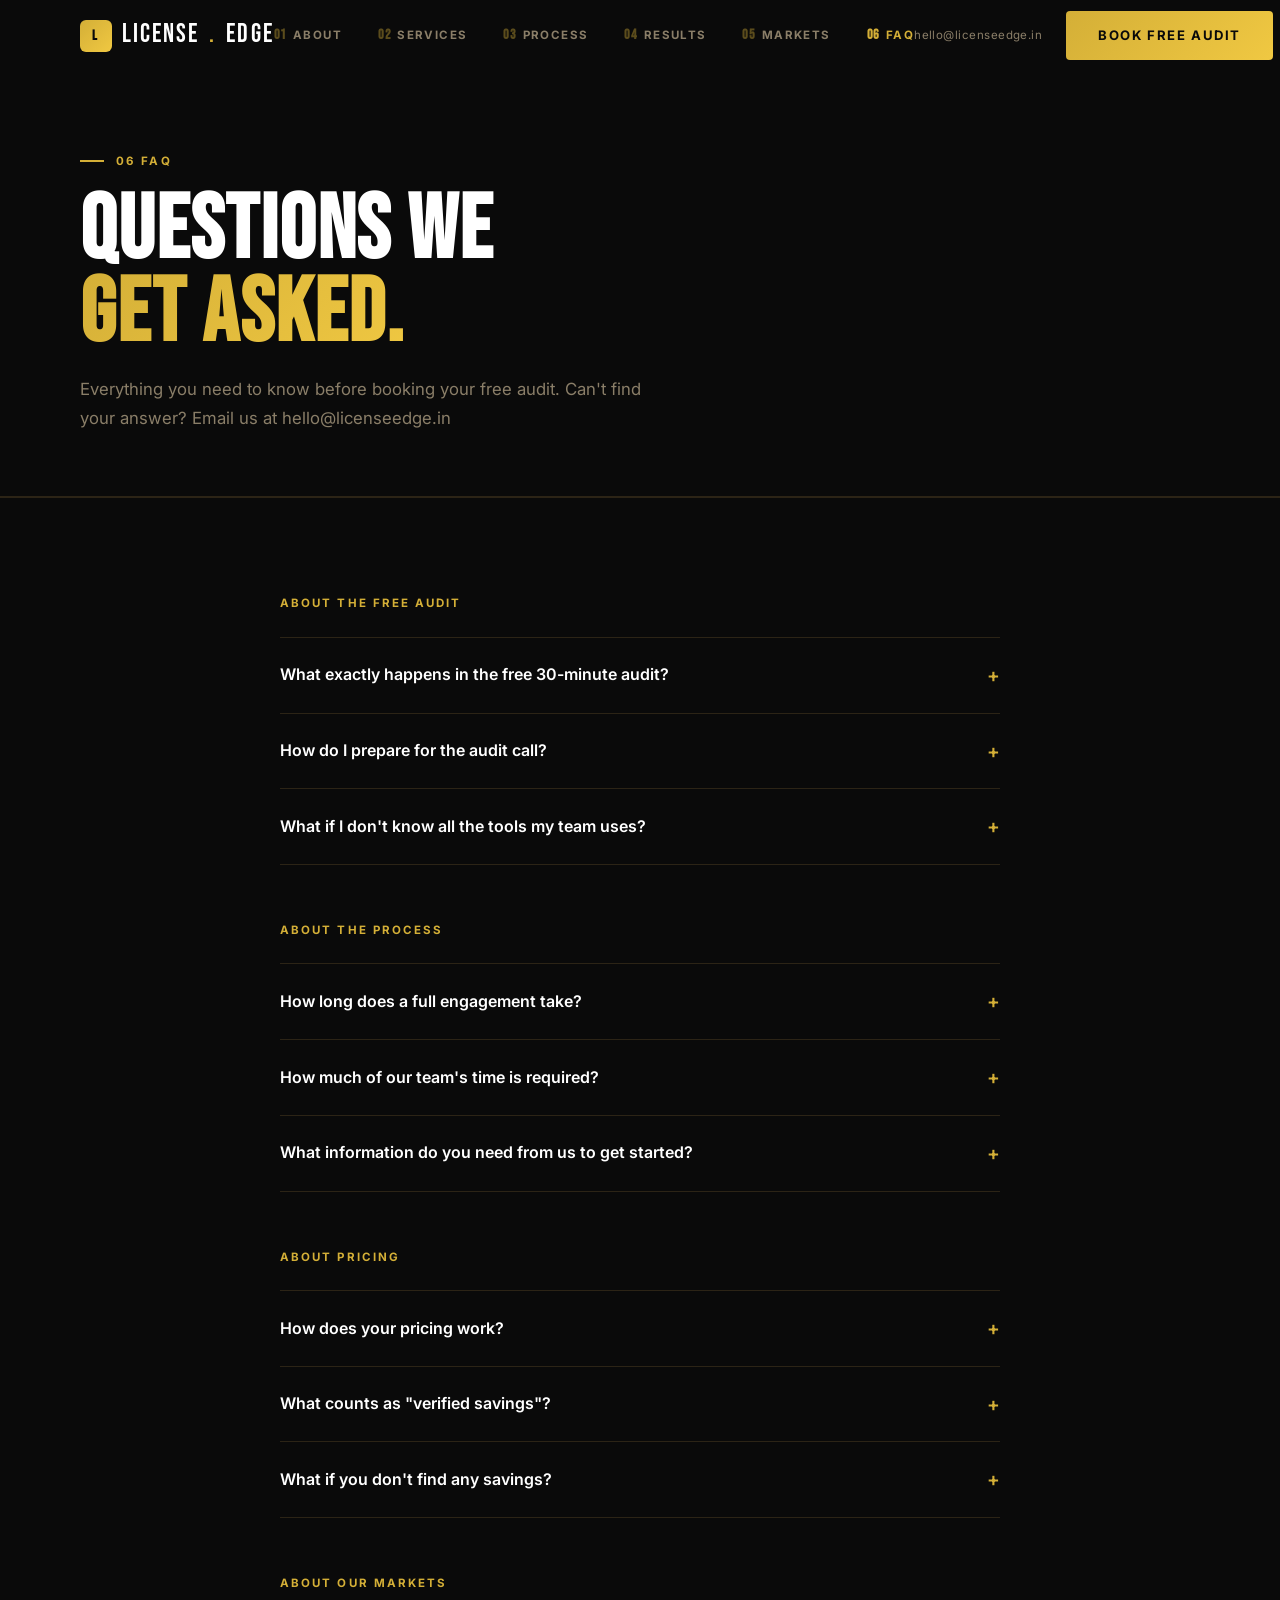
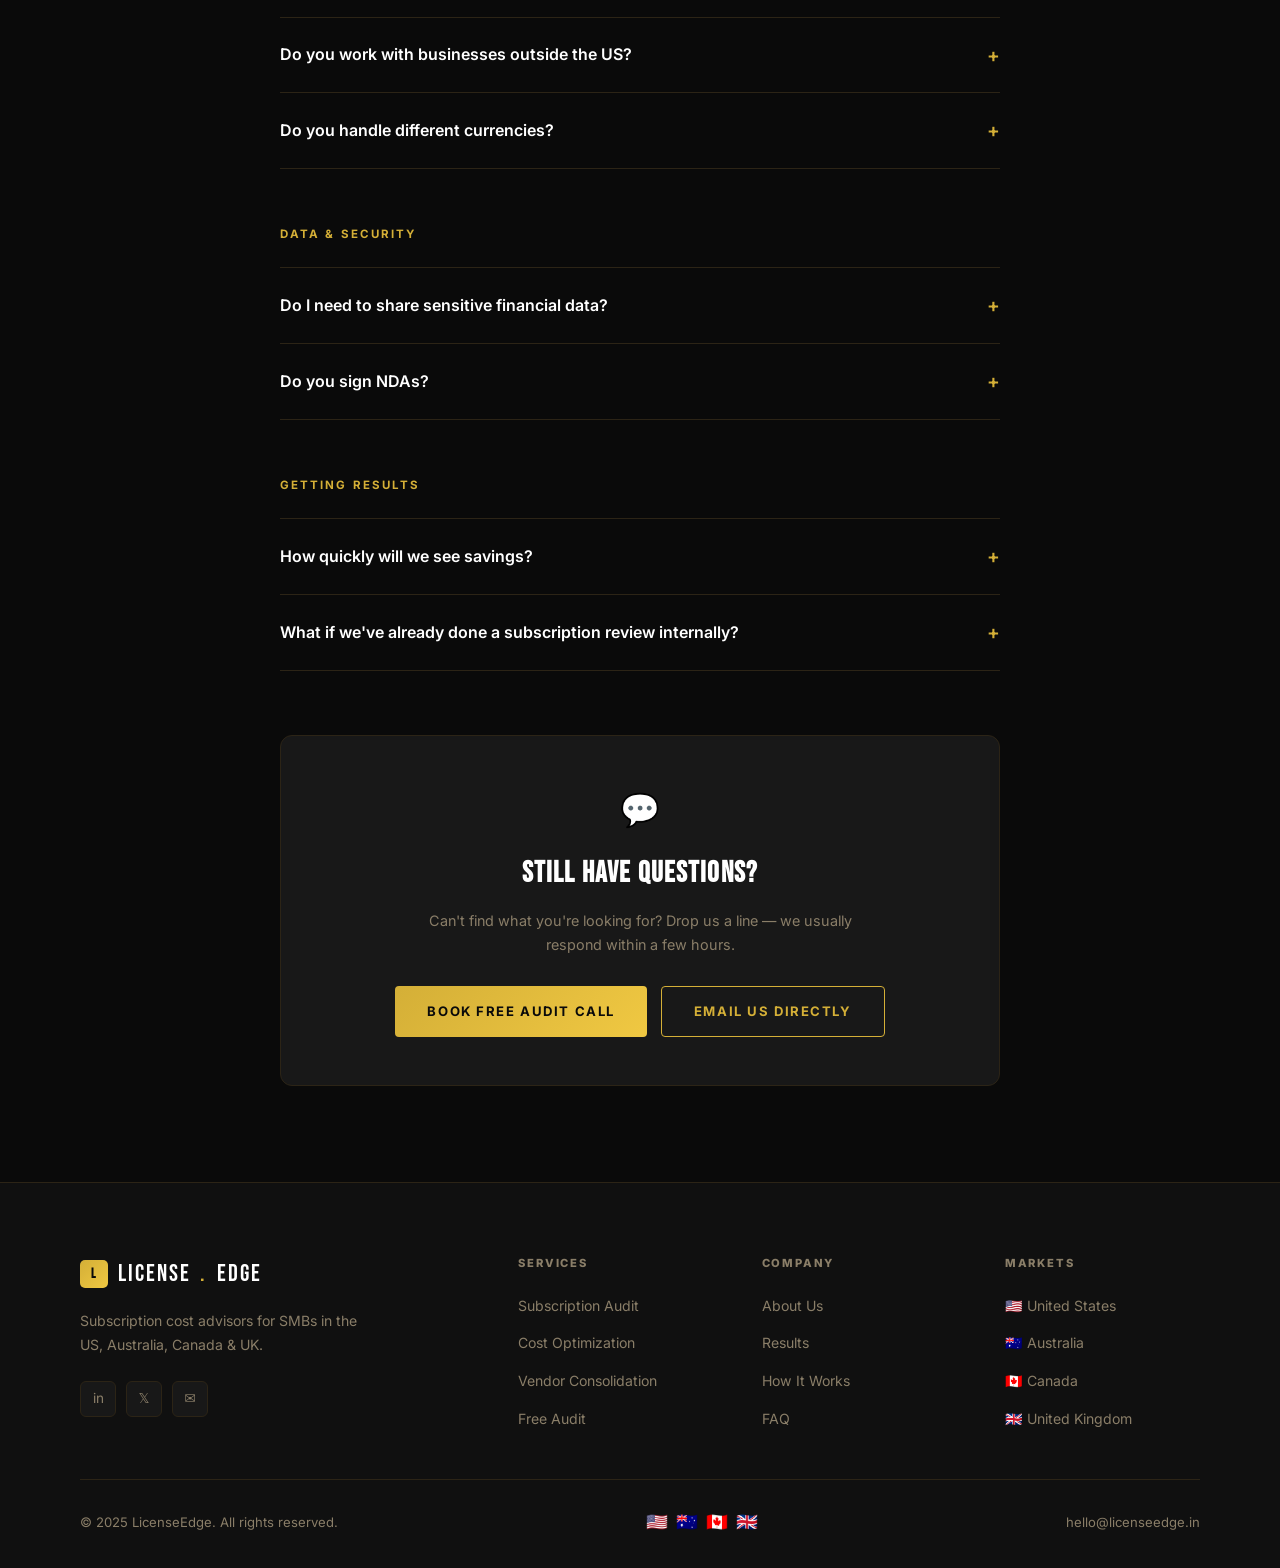
<file: faq.html>
<!DOCTYPE html>
<html lang="en">
<head>
  <meta charset="UTF-8"/><meta name="viewport" content="width=device-width, initial-scale=1.0"/>
  <link rel="preconnect" href="https://fonts.googleapis.com">
  <link rel="preconnect" href="https://fonts.gstatic.com" crossorigin>
  <link href="https://fonts.googleapis.com/css2?family=Bebas+Neue&family=Inter:wght@300;400;500;600;700;800&display=swap" rel="stylesheet">
  <meta name="description" content="Frequently asked questions about LicenseEdge — how the audit works, pricing, what information we need, how long it takes, and more."/>
  <title>FAQ — LicenseEdge</title>
  <link rel="stylesheet" href="style.css"/>
</head>
<body>
<nav id="nav">
  <div class="nav-inner">
    <a href="index.html" class="nav-logo"><div class="nav-logo-mark">L</div>LICENSE<span class="dot">.</span>EDGE</a>
    <ul class="nav-links">
      <li><a href="about.html"><span class="num">01</span> About</a></li>
      <li><a href="services.html"><span class="num">02</span> Services</a></li>
      <li><a href="how-it-works.html"><span class="num">03</span> Process</a></li>
      <li><a href="results.html"><span class="num">04</span> Results</a></li>
      <li><a href="markets.html"><span class="num">05</span> Markets</a></li>
      <li><a href="faq.html" class="active"><span class="num">06</span> FAQ</a></li>
    </ul>
    <span class="nav-email">hello@licenseedge.in</span>
    <a href="contact.html" class="btn btn-gold nav-cta">Book Free Audit</a>
    <button class="hamburger" onclick="toggleMenu()" aria-label="Menu"><span></span><span></span><span></span></button>
  </div>
</nav>
<div class="mobile-menu" id="mobileMenu">
  <a href="about.html" onclick="closeMenu()"><span class="num">01</span> About</a>
  <a href="services.html" onclick="closeMenu()"><span class="num">02</span> Services</a>
  <a href="how-it-works.html" onclick="closeMenu()"><span class="num">03</span> Process</a>
  <a href="results.html" onclick="closeMenu()"><span class="num">04</span> Results</a>
  <a href="markets.html" onclick="closeMenu()"><span class="num">05</span> Markets</a>
  <a href="faq.html" onclick="closeMenu()"><span class="num">06</span> FAQ</a>
  <div class="m-cta"><a href="contact.html" class="btn btn-gold btn-lg" onclick="closeMenu()">Book Free Audit</a></div>
</div>

<div class="page-spacer"></div>
<header class="page-header">
  <div class="container">
    <div class="page-header-super">06 FAQ</div>
    <h1 class="reveal">Questions We<br/><span class="highlight">Get Asked.</span></h1>
    <p class="reveal delay-1">Everything you need to know before booking your free audit. Can't find your answer? Email us at hello@licenseedge.in</p>
  </div>
</header>

<section class="section" style="background:var(--bg);border-top:1px solid var(--border);">
  <div class="container-sm">

    <!-- ABOUT THE AUDIT -->
    <div style="margin-bottom:56px;" class="reveal">
      <span class="section-super" style="margin-bottom:24px;display:block;">About the Free Audit</span>
      <div class="faq-list">
        <div class="faq-item">
          <div class="faq-q" onclick="toggleFaq(this)">What exactly happens in the free 30-minute audit?<span class="faq-icon">+</span></div>
          <div class="faq-a">We walk through your current software stack together, identify the categories where you're most likely overspending, and give you 2–3 immediate actions you can take regardless of whether you engage us further. It's a genuine audit — not a sales call dressed up as one. You'll leave with specific, actionable information about your own subscriptions.</div>
        </div>
        <div class="faq-item">
          <div class="faq-q" onclick="toggleFaq(this)">How do I prepare for the audit call?<span class="faq-icon">+</span></div>
          <div class="faq-a">As much or as little as you like. If you can pull together a rough list of the software tools your team uses day-to-day, that's a great starting point. If not, we'll build that list together on the call. There's no homework required — just show up and we'll do the rest.</div>
        </div>
        <div class="faq-item">
          <div class="faq-q" onclick="toggleFaq(this)">What if I don't know all the tools my team uses?<span class="faq-icon">+</span></div>
          <div class="faq-a">That's extremely common — and it's exactly why we exist. Most founders and finance managers we work with are surprised by how many tools their teams are running independently. We have a structured process to surface the full picture, including tools that may have been adopted by individual team members without central approval.</div>
        </div>
      </div>
    </div>

    <!-- ABOUT THE PROCESS -->
    <div style="margin-bottom:56px;" class="reveal">
      <span class="section-super" style="margin-bottom:24px;display:block;">About the Process</span>
      <div class="faq-list">
        <div class="faq-item">
          <div class="faq-q" onclick="toggleFaq(this)">How long does a full engagement take?<span class="faq-icon">+</span></div>
          <div class="faq-a">A Subscription Audit is typically delivered in 5–7 business days. A full Cost Optimization Strategy takes 2–3 weeks. Vendor Consolidation projects run 4–6 weeks depending on complexity. Most clients see their first actual savings implemented within 30 days of receiving their report.</div>
        </div>
        <div class="faq-item">
          <div class="faq-q" onclick="toggleFaq(this)">How much of our team's time is required?<span class="faq-icon">+</span></div>
          <div class="faq-a">Roughly 2–3 hours total across a 4–6 week engagement. One kickoff call (30 min), some document sharing (async, no call needed), and one report walkthrough call (60 min). We do the heavy lifting — you review and approve. That's the model.</div>
        </div>
        <div class="faq-item">
          <div class="faq-q" onclick="toggleFaq(this)">What information do you need from us to get started?<span class="faq-icon">+</span></div>
          <div class="faq-a">Typically: 3 months of credit card or bank statements filtered to software vendors, plus a list of tools your team uses regularly. We don't need access to your full P&amp;L, banking credentials, or any systems. Invoices and a tool list is enough to do a thorough audit. We're happy to guide you on exactly what to pull together after the free call.</div>
        </div>
      </div>
    </div>

    <!-- ABOUT PRICING -->
    <div style="margin-bottom:56px;" class="reveal">
      <span class="section-super" style="margin-bottom:24px;display:block;">About Pricing</span>
      <div class="faq-list">
        <div class="faq-item">
          <div class="faq-q" onclick="toggleFaq(this)">How does your pricing work?<span class="faq-icon">+</span></div>
          <div class="faq-a">The initial 30-minute consultation is always free, no strings attached. For full engagements (Subscription Audit, Cost Optimization Strategy, or Vendor Consolidation), we charge a performance-based fee — a percentage of verified savings delivered in year one. The exact percentage is agreed upfront before any work begins, and is clearly documented in our engagement letter.</div>
        </div>
        <div class="faq-item">
          <div class="faq-q" onclick="toggleFaq(this)">What counts as "verified savings"?<span class="faq-icon">+</span></div>
          <div class="faq-a">Savings are verified when they result in a confirmed reduction in your recurring software spend — either through cancellations, downgrades, or renegotiated contract terms. We document every saving with the before/after cost and the action taken. You'll have full visibility into exactly what we're counting and why.</div>
        </div>
        <div class="faq-item">
          <div class="faq-q" onclick="toggleFaq(this)">What if you don't find any savings?<span class="faq-icon">+</span></div>
          <div class="faq-a">If a full engagement doesn't yield meaningful, verified savings, you don't owe us a performance fee. We've built our entire pricing model around this because we only take on engagements where we're confident there's something to find. In practice, we've yet to audit an SMB of 10+ employees and find nothing to optimise.</div>
        </div>
      </div>
    </div>

    <!-- ABOUT MARKETS -->
    <div style="margin-bottom:56px;" class="reveal">
      <span class="section-super" style="margin-bottom:24px;display:block;">About Our Markets</span>
      <div class="faq-list">
        <div class="faq-item">
          <div class="faq-q" onclick="toggleFaq(this)">Do you work with businesses outside the US?<span class="faq-icon">+</span></div>
          <div class="faq-a">Yes — we serve SMBs in the United States, Australia, Canada, and the United Kingdom. We're familiar with the common software vendors, pricing structures, and market rates in each of these countries, as well as local compliance considerations (ATO, MTD, etc.). All engagements are conducted remotely via video call.</div>
        </div>
        <div class="faq-item">
          <div class="faq-q" onclick="toggleFaq(this)">Do you handle different currencies?<span class="faq-icon">+</span></div>
          <div class="faq-a">Yes. We work in USD (US), AUD (Australia), CAD (Canada), and GBP (UK). For businesses with mixed-currency billing — common in Canada and Australia where many tools are billed in USD — we calculate the true local-currency cost of every subscription so you can see your real spend in one consistent currency.</div>
        </div>
      </div>
    </div>

    <!-- DATA & SECURITY -->
    <div style="margin-bottom:56px;" class="reveal">
      <span class="section-super" style="margin-bottom:24px;display:block;">Data &amp; Security</span>
      <div class="faq-list">
        <div class="faq-item">
          <div class="faq-q" onclick="toggleFaq(this)">Do I need to share sensitive financial data?<span class="faq-icon">+</span></div>
          <div class="faq-a">We work from your software invoices and billing records — not your full P&amp;L, banking credentials, or system access. Typically, 3 months of credit card or bank statements filtered to software vendors is enough. All documents are shared via encrypted channels and deleted after the engagement is complete.</div>
        </div>
        <div class="faq-item">
          <div class="faq-q" onclick="toggleFaq(this)">Do you sign NDAs?<span class="faq-icon">+</span></div>
          <div class="faq-a">Absolutely. We're happy to sign a mutual NDA before any information is shared. Just let us know when you reach out and we'll send one over before the free audit call. Many of our clients request this and it's standard practice for us.</div>
        </div>
      </div>
    </div>

    <!-- GETTING RESULTS -->
    <div class="reveal">
      <span class="section-super" style="margin-bottom:24px;display:block;">Getting Results</span>
      <div class="faq-list">
        <div class="faq-item">
          <div class="faq-q" onclick="toggleFaq(this)">How quickly will we see savings?<span class="faq-icon">+</span></div>
          <div class="faq-a">Most clients action their first cancellations or downgrades within 11–30 days of receiving their report. Some savings (cancellations, seat reductions) are immediate. Others (contract renegotiations) may take 30–60 days depending on your renewal schedule. We build a phased implementation plan that prioritises the fastest wins first.</div>
        </div>
        <div class="faq-item">
          <div class="faq-q" onclick="toggleFaq(this)">What if we've already done a subscription review internally?<span class="faq-icon">+</span></div>
          <div class="faq-a">Internal reviews almost always miss things — especially zombie licenses (active accounts for ex-employees), duplicate tools across departments that don't communicate with each other, and above-market pricing on renewals. We'd encourage you to share what you've found — often we can build on that work and go deeper where you left off. In our experience, businesses that have done an internal review still have significant savings on the table.</div>
        </div>
      </div>
    </div>

    <!-- STILL HAVE QUESTIONS -->
    <div class="card reveal" style="margin-top:64px;text-align:center;padding:48px;">
      <div style="font-size:2rem;margin-bottom:16px;">💬</div>
      <h3 style="font-family:'Bebas Neue',sans-serif;font-size:1.8rem;letter-spacing:0.04em;margin-bottom:12px;">Still Have Questions?</h3>
      <p style="max-width:440px;margin:0 auto 28px;">Can't find what you're looking for? Drop us a line — we usually respond within a few hours.</p>
      <div style="display:flex;gap:14px;justify-content:center;flex-wrap:wrap;">
        <a href="contact.html" class="btn btn-gold">Book Free Audit Call</a>
        <a href="mailto:hello@licenseedge.in" class="btn btn-outline">Email Us Directly</a>
      </div>
    </div>

  </div>
</section>

<footer>
  <div class="container">
    <div class="footer-grid">
      <div class="footer-brand"><div class="footer-brand-logo"><div class="nav-logo-mark" style="width:28px;height:28px;font-size:0.8rem;border-radius:5px;">L</div>LICENSE<span class="dot">.</span>EDGE</div><p>Subscription cost advisors for SMBs in the US, Australia, Canada &amp; UK.</p><div class="footer-social"><a class="soc-btn" href="#">in</a><a class="soc-btn" href="#">𝕏</a><a class="soc-btn" href="mailto:hello@licenseedge.in">✉</a></div></div>
      <div class="footer-col"><h4>Services</h4><ul><li><a href="services.html">Subscription Audit</a></li><li><a href="services.html">Cost Optimization</a></li><li><a href="services.html">Vendor Consolidation</a></li><li><a href="contact.html">Free Audit</a></li></ul></div>
      <div class="footer-col"><h4>Company</h4><ul><li><a href="about.html">About Us</a></li><li><a href="results.html">Results</a></li><li><a href="how-it-works.html">How It Works</a></li><li><a href="faq.html">FAQ</a></li></ul></div>
      <div class="footer-col"><h4>Markets</h4><ul><li><a href="us.html">🇺🇸 United States</a></li><li><a href="australia.html">🇦🇺 Australia</a></li><li><a href="canada.html">🇨🇦 Canada</a></li><li><a href="uk.html">🇬🇧 United Kingdom</a></li></ul></div>
    </div>
    <div class="footer-bottom"><p>© 2025 LicenseEdge. All rights reserved.</p><div class="footer-flags"><span>🇺🇸</span><span>🇦🇺</span><span>🇨🇦</span><span>🇬🇧</span></div><p><a href="mailto:hello@licenseedge.in" style="color:inherit;">hello@licenseedge.in</a></p></div>
  </div>
</footer>
<button id="scroll-top" aria-label="Back to top">↑</button>
<script src="main.js"></script>
</body>
</html>
</file>
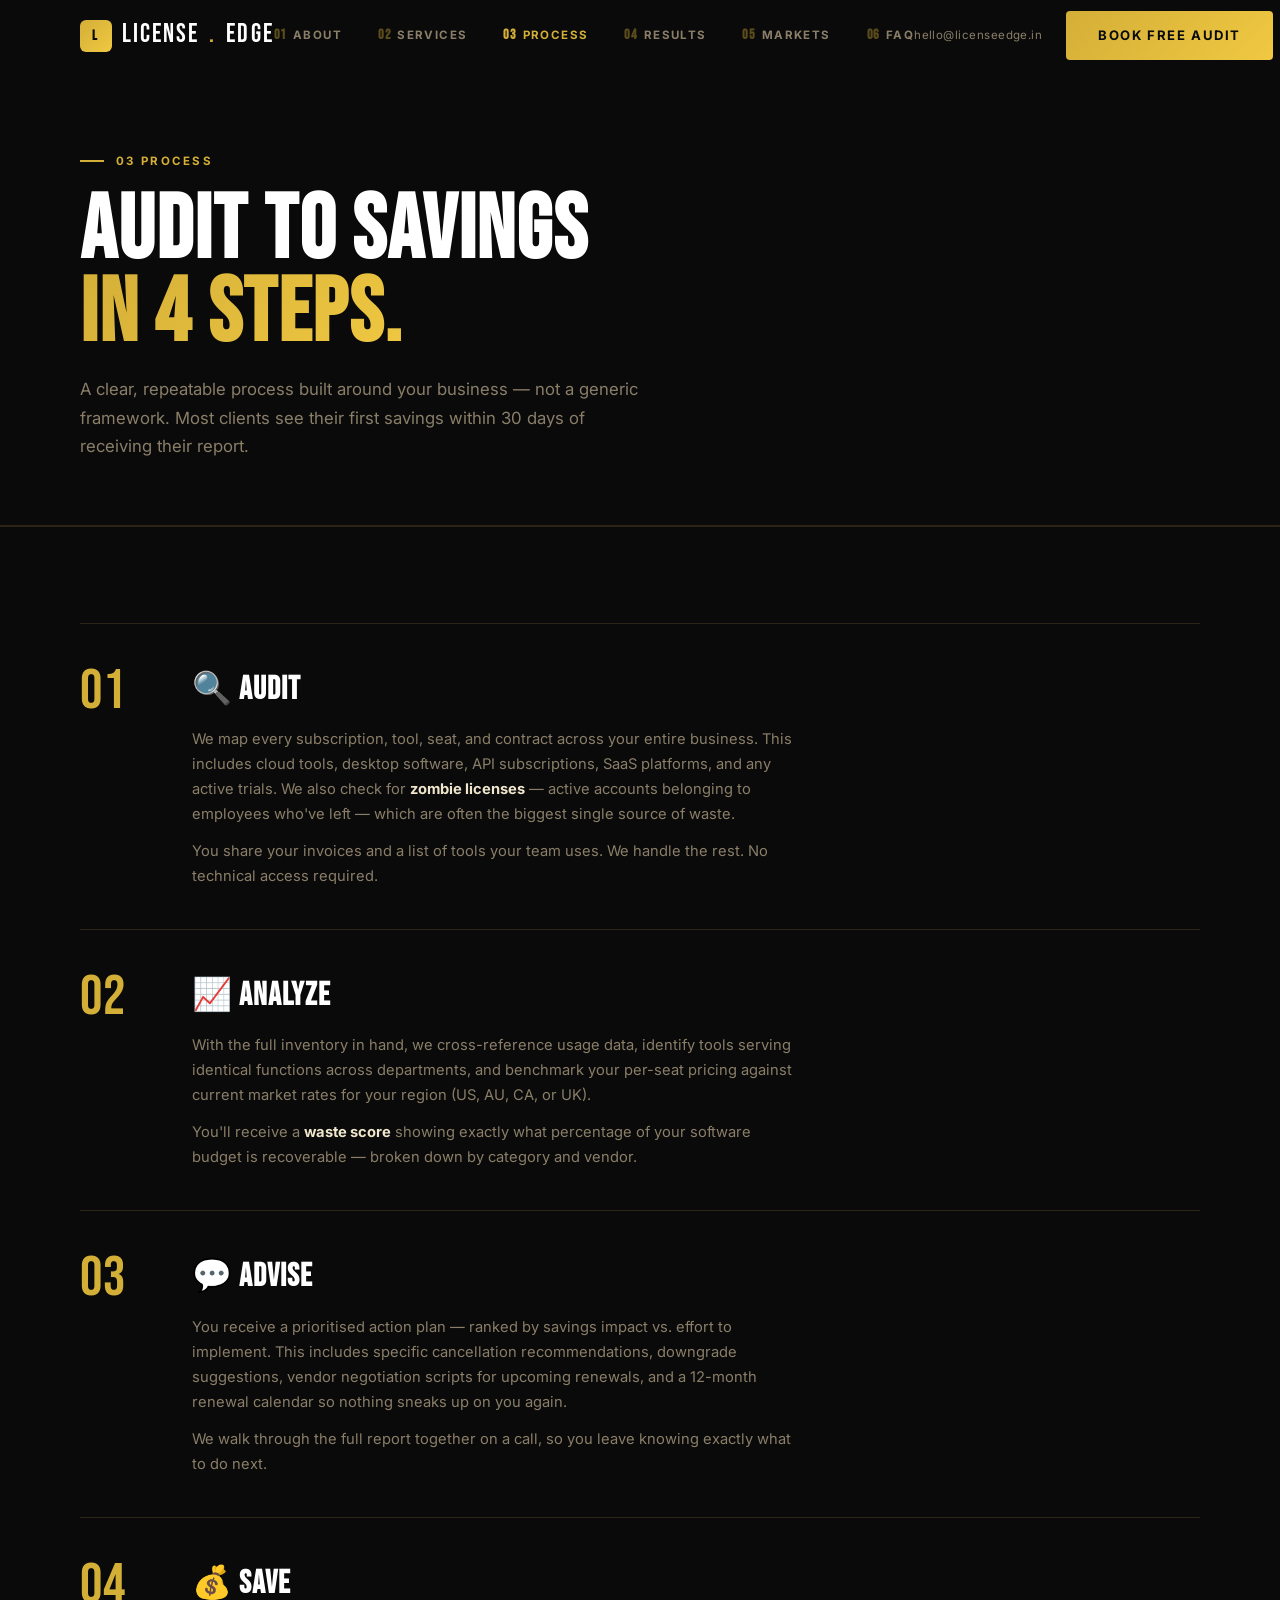
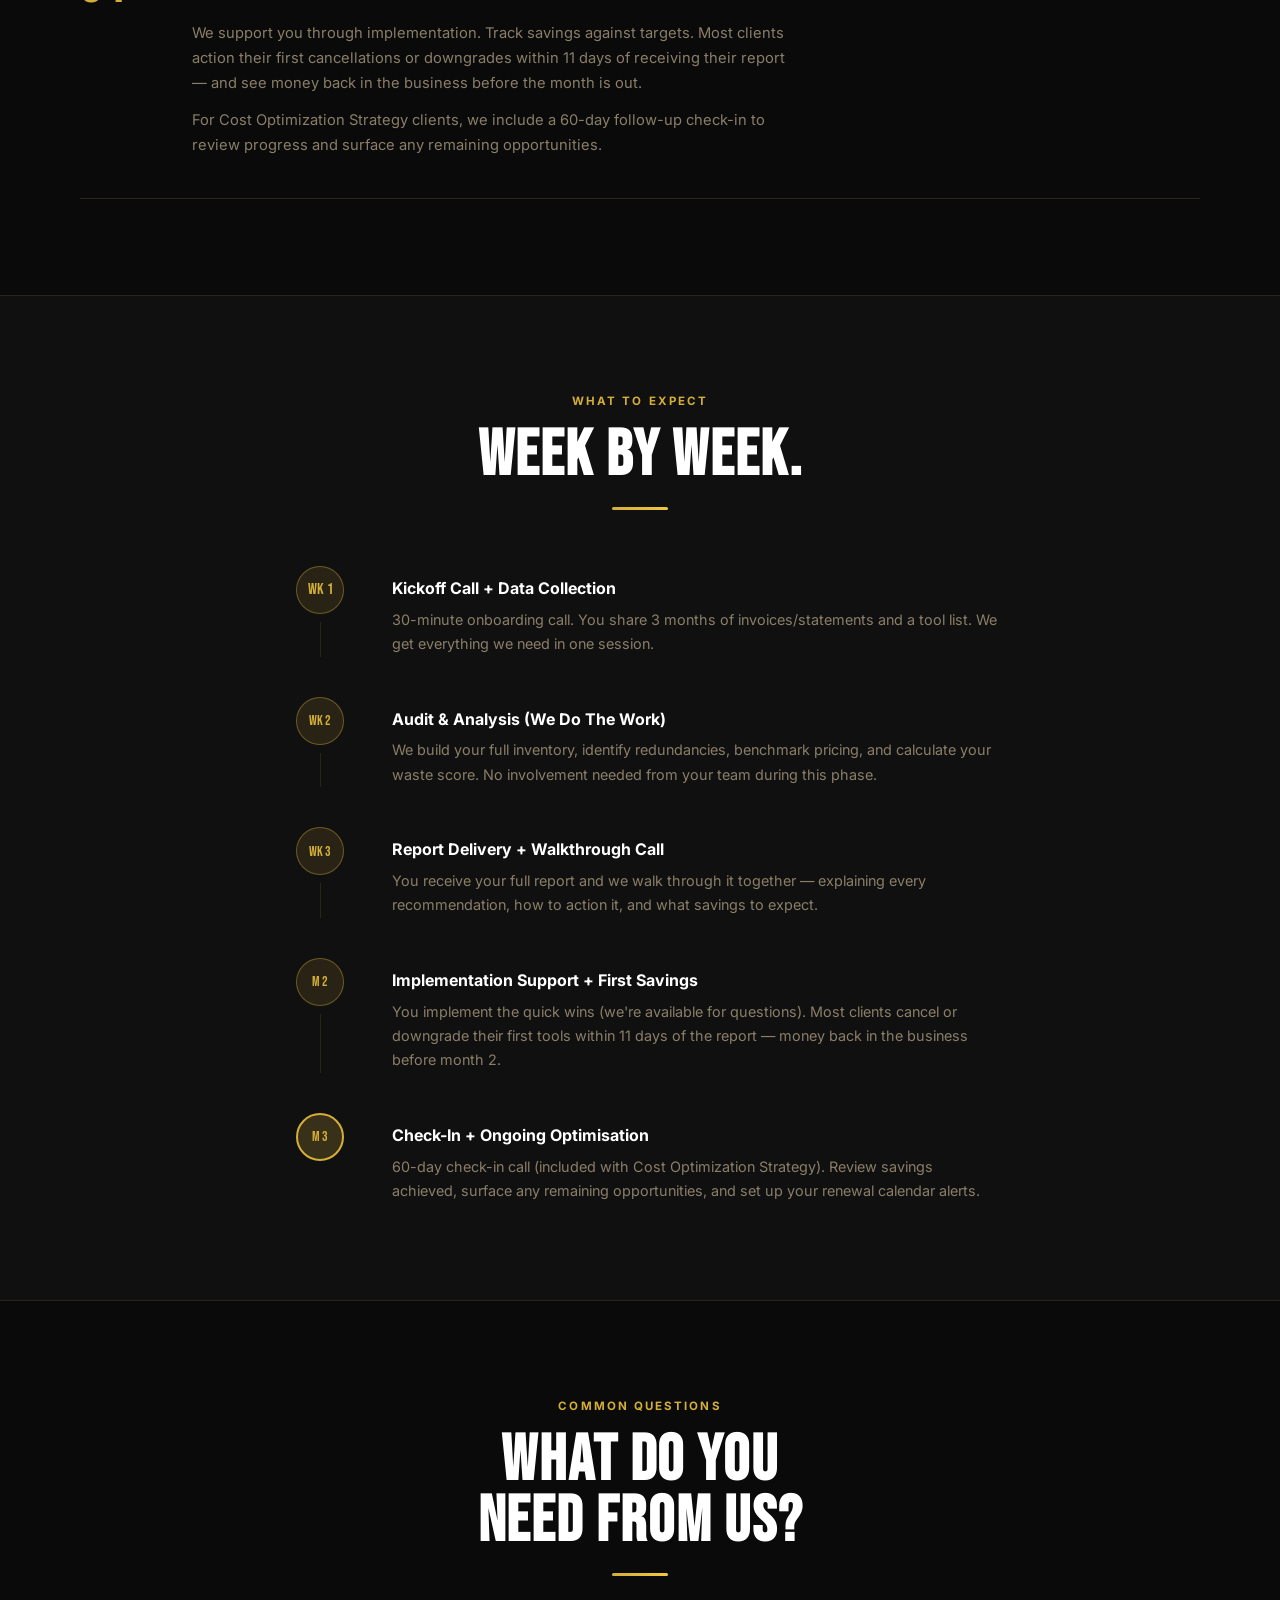
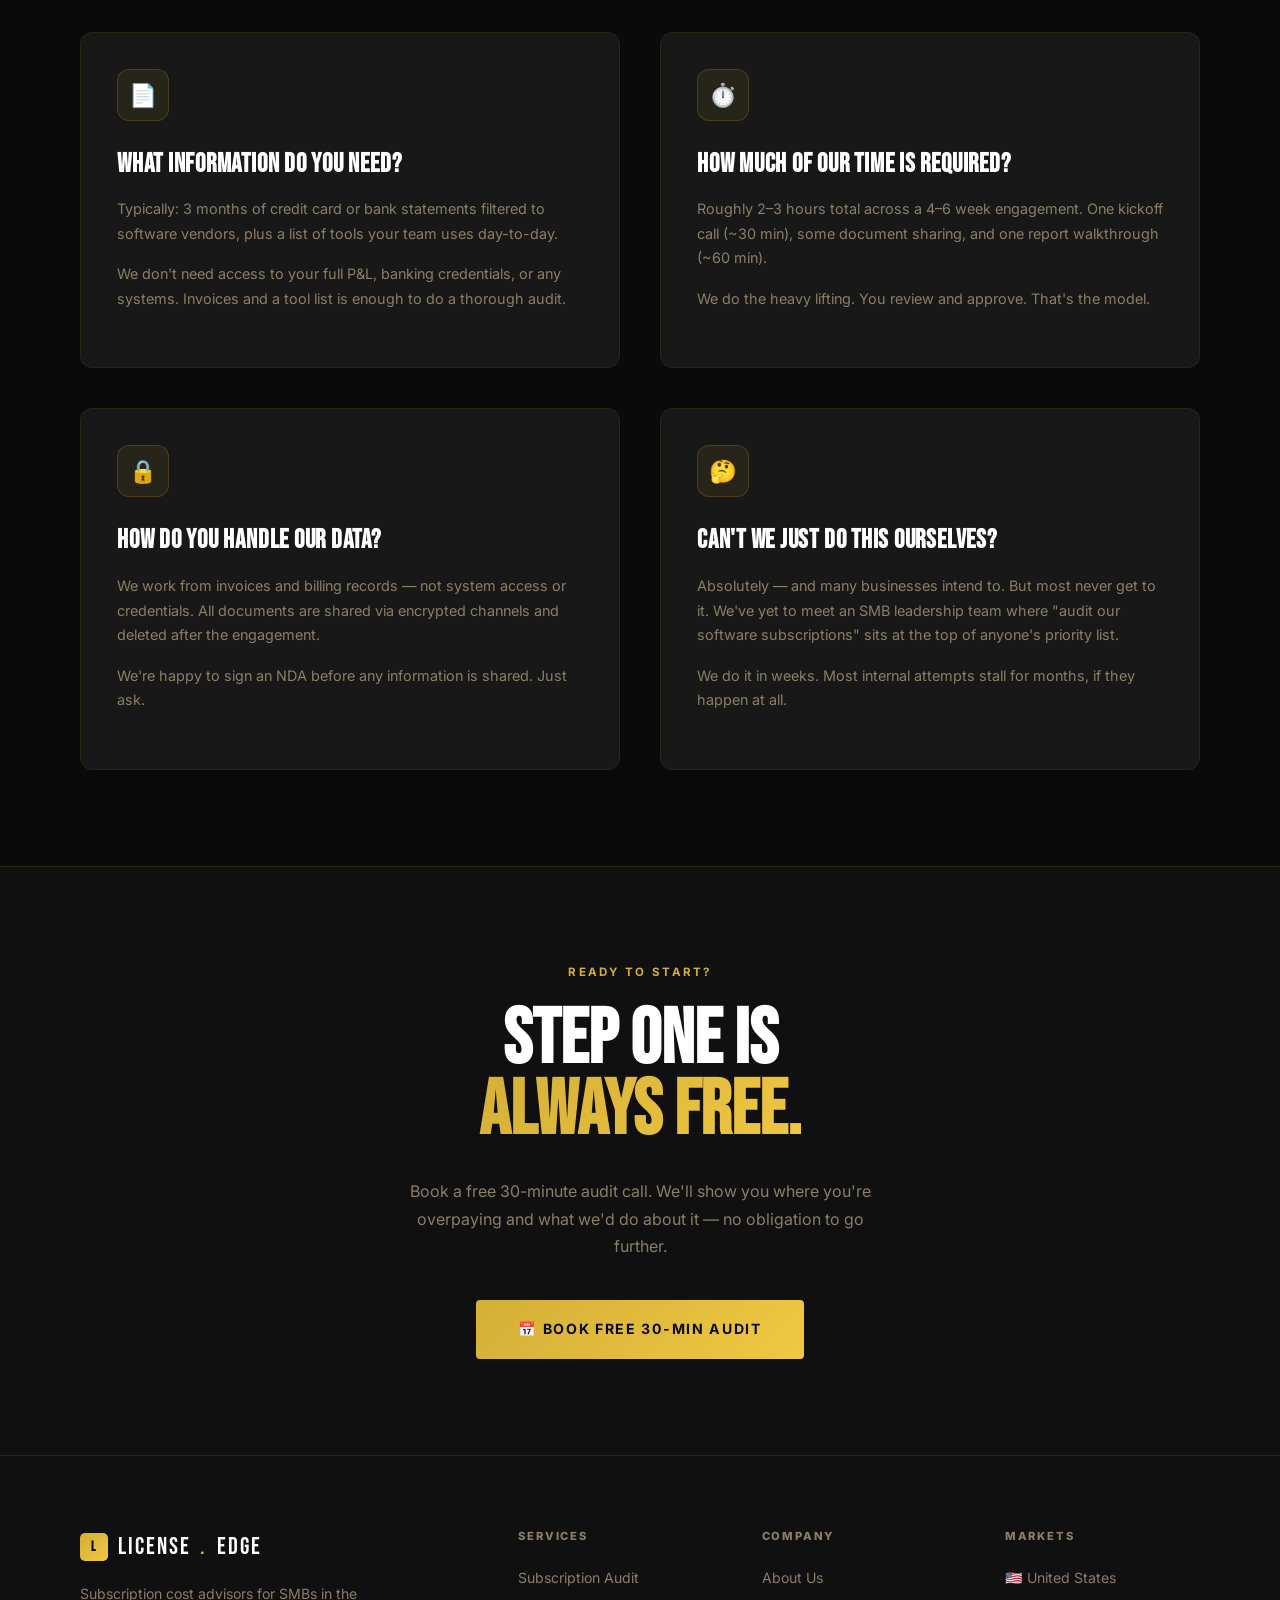
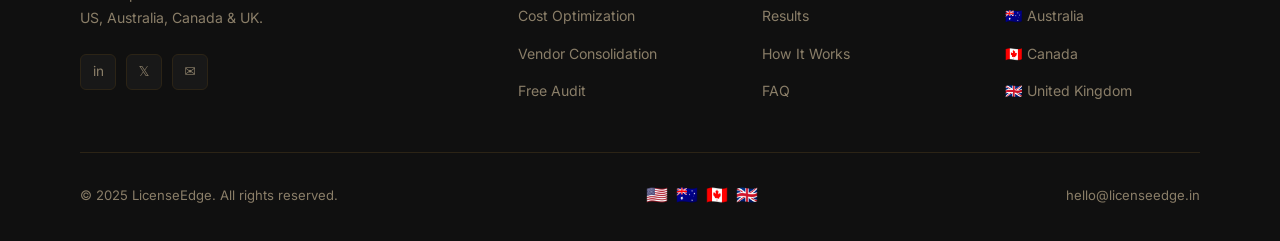
<file: how-it-works.html>
<!DOCTYPE html>
<html lang="en">
<head>
  <meta charset="UTF-8"/><meta name="viewport" content="width=device-width, initial-scale=1.0"/>
  <link rel="preconnect" href="https://fonts.googleapis.com">
  <link rel="preconnect" href="https://fonts.gstatic.com" crossorigin>
  <link href="https://fonts.googleapis.com/css2?family=Bebas+Neue&family=Inter:wght@300;400;500;600;700;800&display=swap" rel="stylesheet">
  <meta name="description" content="Our 4-step process: Audit → Analyze → Advise → Save. Most clients see their first savings within 30 days. Learn exactly how a LicenseEdge engagement works."/>
  <title>How It Works — LicenseEdge</title>
  <link rel="stylesheet" href="style.css"/>
</head>
<body>
<nav id="nav">
  <div class="nav-inner">
    <a href="index.html" class="nav-logo"><div class="nav-logo-mark">L</div>LICENSE<span class="dot">.</span>EDGE</a>
    <ul class="nav-links">
      <li><a href="about.html"><span class="num">01</span> About</a></li>
      <li><a href="services.html"><span class="num">02</span> Services</a></li>
      <li><a href="how-it-works.html" class="active"><span class="num">03</span> Process</a></li>
      <li><a href="results.html"><span class="num">04</span> Results</a></li>
      <li><a href="markets.html"><span class="num">05</span> Markets</a></li>
      <li><a href="faq.html"><span class="num">06</span> FAQ</a></li>
    </ul>
    <span class="nav-email">hello@licenseedge.in</span>
    <a href="contact.html" class="btn btn-gold nav-cta">Book Free Audit</a>
    <button class="hamburger" onclick="toggleMenu()" aria-label="Menu"><span></span><span></span><span></span></button>
  </div>
</nav>
<div class="mobile-menu" id="mobileMenu">
  <a href="about.html" onclick="closeMenu()"><span class="num">01</span> About</a>
  <a href="services.html" onclick="closeMenu()"><span class="num">02</span> Services</a>
  <a href="how-it-works.html" onclick="closeMenu()"><span class="num">03</span> Process</a>
  <a href="results.html" onclick="closeMenu()"><span class="num">04</span> Results</a>
  <a href="markets.html" onclick="closeMenu()"><span class="num">05</span> Markets</a>
  <a href="faq.html" onclick="closeMenu()"><span class="num">06</span> FAQ</a>
  <div class="m-cta"><a href="contact.html" class="btn btn-gold btn-lg" onclick="closeMenu()">Book Free Audit</a></div>
</div>

<div class="page-spacer"></div>
<header class="page-header">
  <div class="container">
    <div class="page-header-super">03 Process</div>
    <h1 class="reveal">Audit to Savings<br/><span class="highlight">in 4 Steps.</span></h1>
    <p class="reveal delay-1">A clear, repeatable process built around your business — not a generic framework. Most clients see their first savings within 30 days of receiving their report.</p>
  </div>
</header>

<!-- 4 STEPS -->
<section class="section" style="background:var(--bg);border-top:1px solid var(--border);">
  <div class="container">
    <div class="steps-container">

      <div class="step-row reveal">
        <div class="step-num">01</div>
        <div class="step-content">
          <h3>🔍 Audit</h3>
          <p>We map every subscription, tool, seat, and contract across your entire business. This includes cloud tools, desktop software, API subscriptions, SaaS platforms, and any active trials. We also check for <strong style="color:var(--text);">zombie licenses</strong> — active accounts belonging to employees who've left — which are often the biggest single source of waste.</p>
          <p style="margin-top:12px;">You share your invoices and a list of tools your team uses. We handle the rest. No technical access required.</p>
        </div>
      </div>

      <div class="step-row reveal delay-1">
        <div class="step-num">02</div>
        <div class="step-content">
          <h3>📈 Analyze</h3>
          <p>With the full inventory in hand, we cross-reference usage data, identify tools serving identical functions across departments, and benchmark your per-seat pricing against current market rates for your region (US, AU, CA, or UK).</p>
          <p style="margin-top:12px;">You'll receive a <strong style="color:var(--text);">waste score</strong> showing exactly what percentage of your software budget is recoverable — broken down by category and vendor.</p>
        </div>
      </div>

      <div class="step-row reveal delay-2">
        <div class="step-num">03</div>
        <div class="step-content">
          <h3>💬 Advise</h3>
          <p>You receive a prioritised action plan — ranked by savings impact vs. effort to implement. This includes specific cancellation recommendations, downgrade suggestions, vendor negotiation scripts for upcoming renewals, and a 12-month renewal calendar so nothing sneaks up on you again.</p>
          <p style="margin-top:12px;">We walk through the full report together on a call, so you leave knowing exactly what to do next.</p>
        </div>
      </div>

      <div class="step-row reveal delay-3">
        <div class="step-num">04</div>
        <div class="step-content">
          <h3>💰 Save</h3>
          <p>We support you through implementation. Track savings against targets. Most clients action their first cancellations or downgrades within 11 days of receiving their report — and see money back in the business before the month is out.</p>
          <p style="margin-top:12px;">For Cost Optimization Strategy clients, we include a 60-day follow-up check-in to review progress and surface any remaining opportunities.</p>
        </div>
      </div>

    </div>
  </div>
</section>

<!-- WEEK BY WEEK TIMELINE -->
<section class="section" style="background:var(--surface);border-top:1px solid var(--border);">
  <div class="container">
    <div class="text-center" style="max-width:560px;margin:0 auto 56px;">
      <span class="section-super">What to Expect</span>
      <h2 class="section-h2">Week by Week.</h2>
      <div class="gold-line center"></div>
    </div>
    <div style="max-width:720px;margin:0 auto;display:flex;flex-direction:column;gap:0;">
      <div class="reveal" style="display:flex;gap:32px;padding-bottom:40px;position:relative;">
        <div style="display:flex;flex-direction:column;align-items:center;min-width:80px;">
          <div style="width:48px;height:48px;background:rgba(212,175,55,0.12);border:1px solid rgba(212,175,55,0.4);border-radius:50%;display:flex;align-items:center;justify-content:center;font-family:'Bebas Neue',sans-serif;font-size:1rem;color:var(--accent);flex-shrink:0;">WK 1</div>
          <div style="width:1px;flex:1;background:var(--border);margin-top:8px;"></div>
        </div>
        <div style="padding-top:10px;">
          <div style="font-weight:700;color:var(--white);margin-bottom:6px;">Kickoff Call + Data Collection</div>
          <p style="font-size:0.9rem;">30-minute onboarding call. You share 3 months of invoices/statements and a tool list. We get everything we need in one session.</p>
        </div>
      </div>
      <div class="reveal delay-1" style="display:flex;gap:32px;padding-bottom:40px;position:relative;">
        <div style="display:flex;flex-direction:column;align-items:center;min-width:80px;">
          <div style="width:48px;height:48px;background:rgba(212,175,55,0.12);border:1px solid rgba(212,175,55,0.4);border-radius:50%;display:flex;align-items:center;justify-content:center;font-family:'Bebas Neue',sans-serif;font-size:0.9rem;color:var(--accent);flex-shrink:0;">WK 2</div>
          <div style="width:1px;flex:1;background:var(--border);margin-top:8px;"></div>
        </div>
        <div style="padding-top:10px;">
          <div style="font-weight:700;color:var(--white);margin-bottom:6px;">Audit &amp; Analysis (We Do The Work)</div>
          <p style="font-size:0.9rem;">We build your full inventory, identify redundancies, benchmark pricing, and calculate your waste score. No involvement needed from your team during this phase.</p>
        </div>
      </div>
      <div class="reveal delay-2" style="display:flex;gap:32px;padding-bottom:40px;position:relative;">
        <div style="display:flex;flex-direction:column;align-items:center;min-width:80px;">
          <div style="width:48px;height:48px;background:rgba(212,175,55,0.12);border:1px solid rgba(212,175,55,0.4);border-radius:50%;display:flex;align-items:center;justify-content:center;font-family:'Bebas Neue',sans-serif;font-size:0.9rem;color:var(--accent);flex-shrink:0;">WK 3</div>
          <div style="width:1px;flex:1;background:var(--border);margin-top:8px;"></div>
        </div>
        <div style="padding-top:10px;">
          <div style="font-weight:700;color:var(--white);margin-bottom:6px;">Report Delivery + Walkthrough Call</div>
          <p style="font-size:0.9rem;">You receive your full report and we walk through it together — explaining every recommendation, how to action it, and what savings to expect.</p>
        </div>
      </div>
      <div class="reveal delay-3" style="display:flex;gap:32px;padding-bottom:40px;position:relative;">
        <div style="display:flex;flex-direction:column;align-items:center;min-width:80px;">
          <div style="width:48px;height:48px;background:rgba(212,175,55,0.12);border:1px solid rgba(212,175,55,0.4);border-radius:50%;display:flex;align-items:center;justify-content:center;font-family:'Bebas Neue',sans-serif;font-size:0.9rem;color:var(--accent);flex-shrink:0;">M 2</div>
          <div style="width:1px;flex:1;background:var(--border);margin-top:8px;"></div>
        </div>
        <div style="padding-top:10px;">
          <div style="font-weight:700;color:var(--white);margin-bottom:6px;">Implementation Support + First Savings</div>
          <p style="font-size:0.9rem;">You implement the quick wins (we're available for questions). Most clients cancel or downgrade their first tools within 11 days of the report — money back in the business before month 2.</p>
        </div>
      </div>
      <div class="reveal delay-4" style="display:flex;gap:32px;">
        <div style="min-width:80px;display:flex;justify-content:center;">
          <div style="width:48px;height:48px;background:rgba(212,175,55,0.2);border:2px solid var(--accent);border-radius:50%;display:flex;align-items:center;justify-content:center;font-family:'Bebas Neue',sans-serif;font-size:0.9rem;color:var(--accent);flex-shrink:0;">M 3</div>
        </div>
        <div style="padding-top:10px;">
          <div style="font-weight:700;color:var(--white);margin-bottom:6px;">Check-In + Ongoing Optimisation</div>
          <p style="font-size:0.9rem;">60-day check-in call (included with Cost Optimization Strategy). Review savings achieved, surface any remaining opportunities, and set up your renewal calendar alerts.</p>
        </div>
      </div>
    </div>
  </div>
</section>

<!-- WHAT YOU SHARE -->
<section class="section" style="background:var(--bg);border-top:1px solid var(--border);">
  <div class="container">
    <div class="text-center" style="max-width:560px;margin:0 auto 56px;">
      <span class="section-super">Common Questions</span>
      <h2 class="section-h2">What Do You<br/>Need From Us?</h2>
      <div class="gold-line center"></div>
    </div>
    <div class="grid-2">
      <div class="card reveal">
        <div class="card-icon">📄</div>
        <h3>What Information Do You Need?</h3>
        <p style="margin-bottom:16px;">Typically: 3 months of credit card or bank statements filtered to software vendors, plus a list of tools your team uses day-to-day.</p>
        <p>We don't need access to your full P&amp;L, banking credentials, or any systems. Invoices and a tool list is enough to do a thorough audit.</p>
      </div>
      <div class="card reveal delay-1">
        <div class="card-icon">⏱️</div>
        <h3>How Much of Our Time Is Required?</h3>
        <p style="margin-bottom:16px;">Roughly 2–3 hours total across a 4–6 week engagement. One kickoff call (~30 min), some document sharing, and one report walkthrough (~60 min).</p>
        <p>We do the heavy lifting. You review and approve. That's the model.</p>
      </div>
      <div class="card reveal delay-1">
        <div class="card-icon">🔒</div>
        <h3>How Do You Handle Our Data?</h3>
        <p style="margin-bottom:16px;">We work from invoices and billing records — not system access or credentials. All documents are shared via encrypted channels and deleted after the engagement.</p>
        <p>We're happy to sign an NDA before any information is shared. Just ask.</p>
      </div>
      <div class="card reveal delay-2">
        <div class="card-icon">🤔</div>
        <h3>Can't We Just Do This Ourselves?</h3>
        <p style="margin-bottom:16px;">Absolutely — and many businesses intend to. But most never get to it. We've yet to meet an SMB leadership team where "audit our software subscriptions" sits at the top of anyone's priority list.</p>
        <p>We do it in weeks. Most internal attempts stall for months, if they happen at all.</p>
      </div>
    </div>
  </div>
</section>

<!-- CTA -->
<section class="section cta-fs" style="min-height:auto;padding:96px 0;border-top:1px solid var(--border);">
  <div class="container text-center">
    <span class="cta-fs-super reveal">Ready to Start?</span>
    <h2 class="cta-fs-h2 reveal delay-1" style="font-size:clamp(2.5rem,6vw,5rem);">STEP ONE IS<br/><span class="highlight">ALWAYS FREE.</span></h2>
    <p class="cta-fs-sub reveal delay-2">Book a free 30-minute audit call. We'll show you where you're overpaying and what we'd do about it — no obligation to go further.</p>
    <div class="reveal delay-3"><a href="contact.html" class="btn btn-gold btn-lg">📅 Book Free 30-Min Audit</a></div>
  </div>
</section>

<footer>
  <div class="container">
    <div class="footer-grid">
      <div class="footer-brand">
        <div class="footer-brand-logo"><div class="nav-logo-mark" style="width:28px;height:28px;font-size:0.8rem;border-radius:5px;">L</div>LICENSE<span class="dot">.</span>EDGE</div>
        <p>Subscription cost advisors for SMBs in the US, Australia, Canada &amp; UK.</p>
        <div class="footer-social"><a class="soc-btn" href="#">in</a><a class="soc-btn" href="#">𝕏</a><a class="soc-btn" href="mailto:hello@licenseedge.in">✉</a></div>
      </div>
      <div class="footer-col"><h4>Services</h4><ul><li><a href="services.html">Subscription Audit</a></li><li><a href="services.html">Cost Optimization</a></li><li><a href="services.html">Vendor Consolidation</a></li><li><a href="contact.html">Free Audit</a></li></ul></div>
      <div class="footer-col"><h4>Company</h4><ul><li><a href="about.html">About Us</a></li><li><a href="results.html">Results</a></li><li><a href="how-it-works.html">How It Works</a></li><li><a href="faq.html">FAQ</a></li></ul></div>
      <div class="footer-col"><h4>Markets</h4><ul><li><a href="us.html">🇺🇸 United States</a></li><li><a href="australia.html">🇦🇺 Australia</a></li><li><a href="canada.html">🇨🇦 Canada</a></li><li><a href="uk.html">🇬🇧 United Kingdom</a></li></ul></div>
    </div>
    <div class="footer-bottom">
      <p>© 2025 LicenseEdge. All rights reserved.</p>
      <div class="footer-flags"><span>🇺🇸</span><span>🇦🇺</span><span>🇨🇦</span><span>🇬🇧</span></div>
      <p><a href="mailto:hello@licenseedge.in" style="color:inherit;">hello@licenseedge.in</a></p>
    </div>
  </div>
</footer>
<button id="scroll-top" aria-label="Back to top">↑</button>
<script src="main.js"></script>
</body>
</html>
</file>
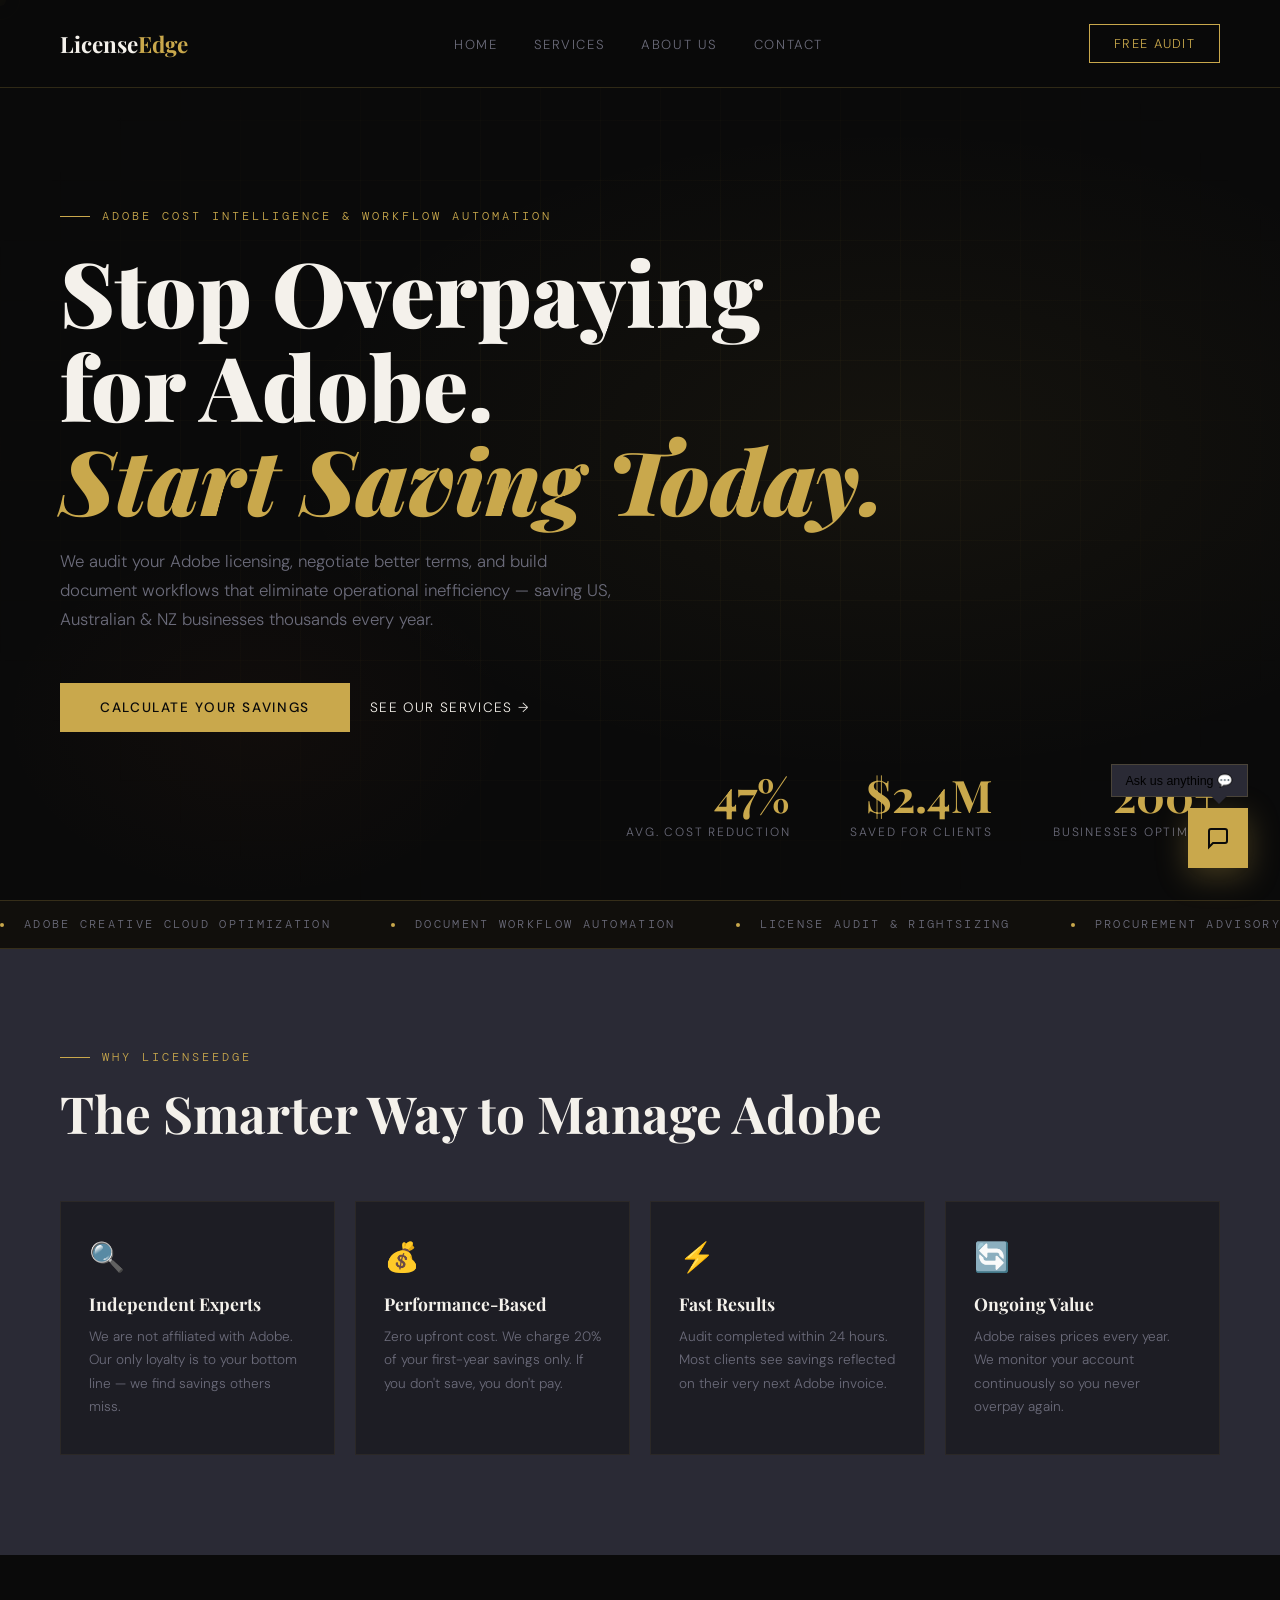
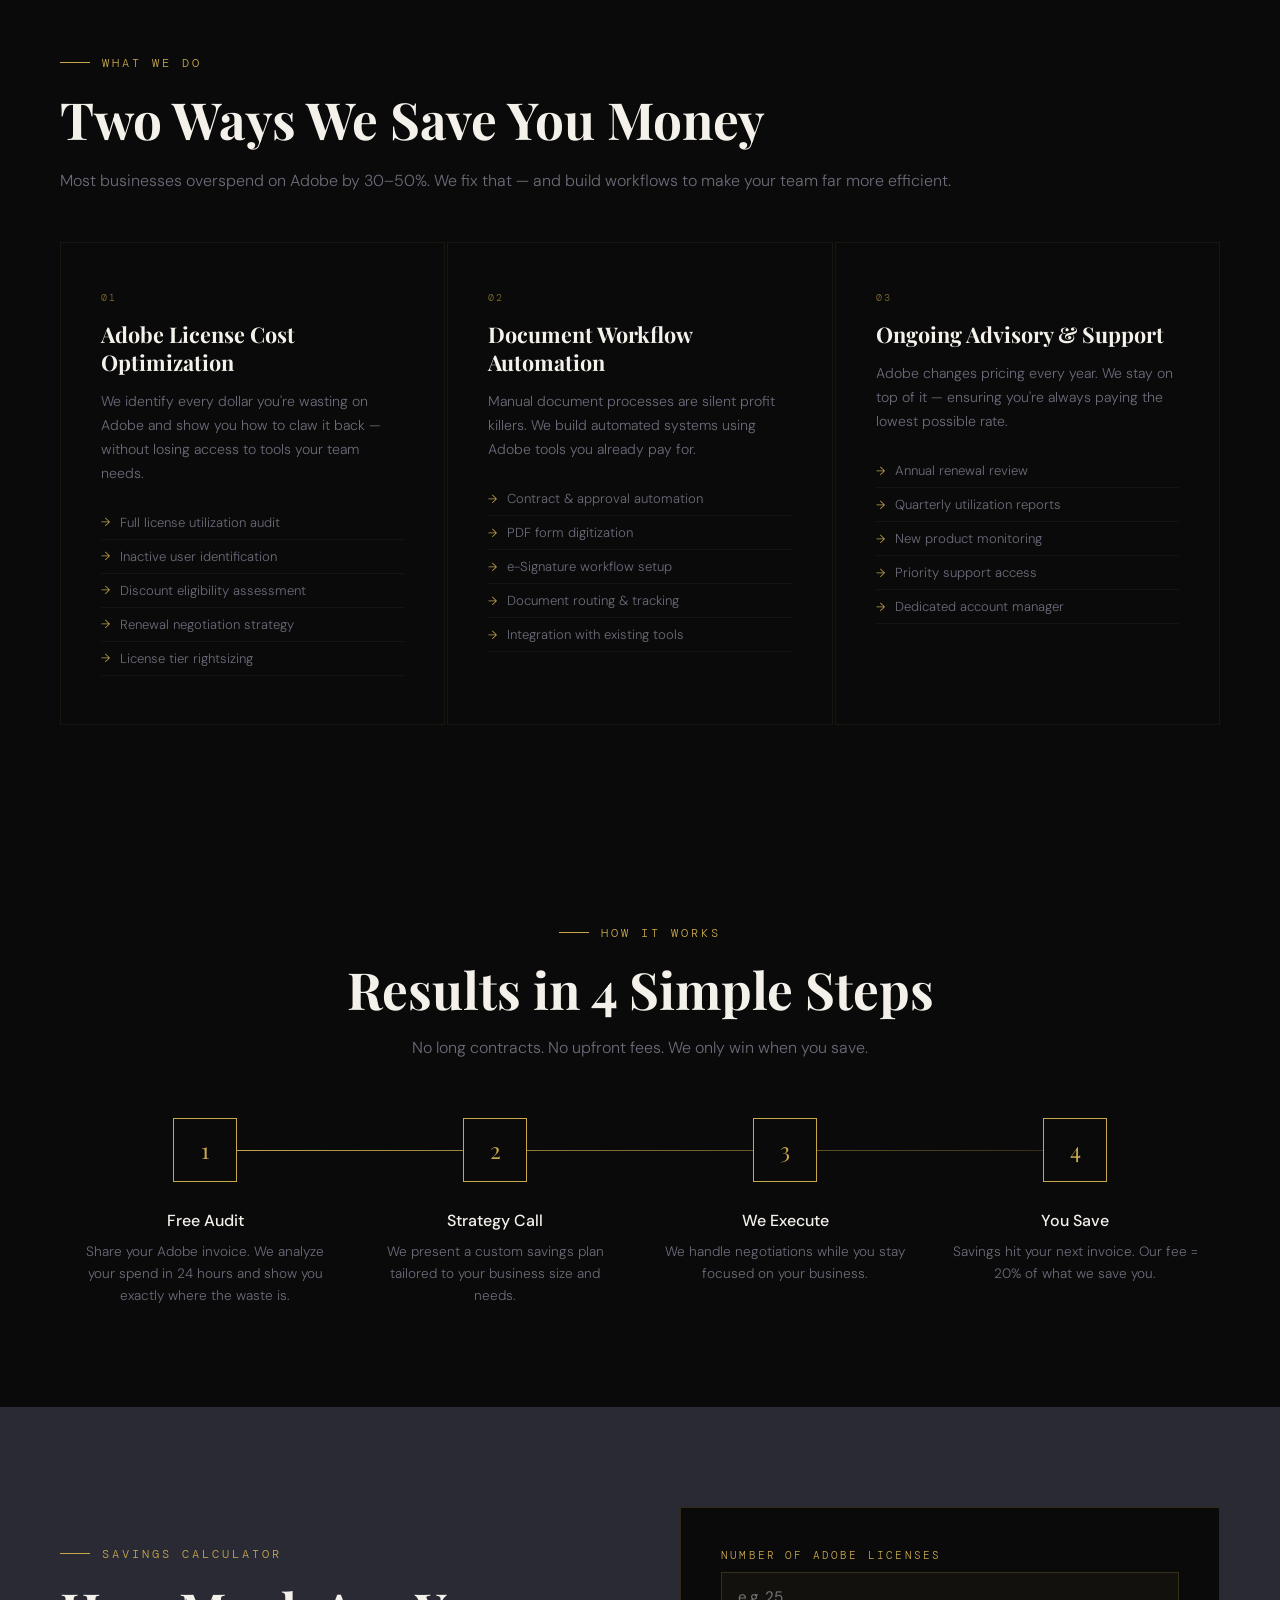
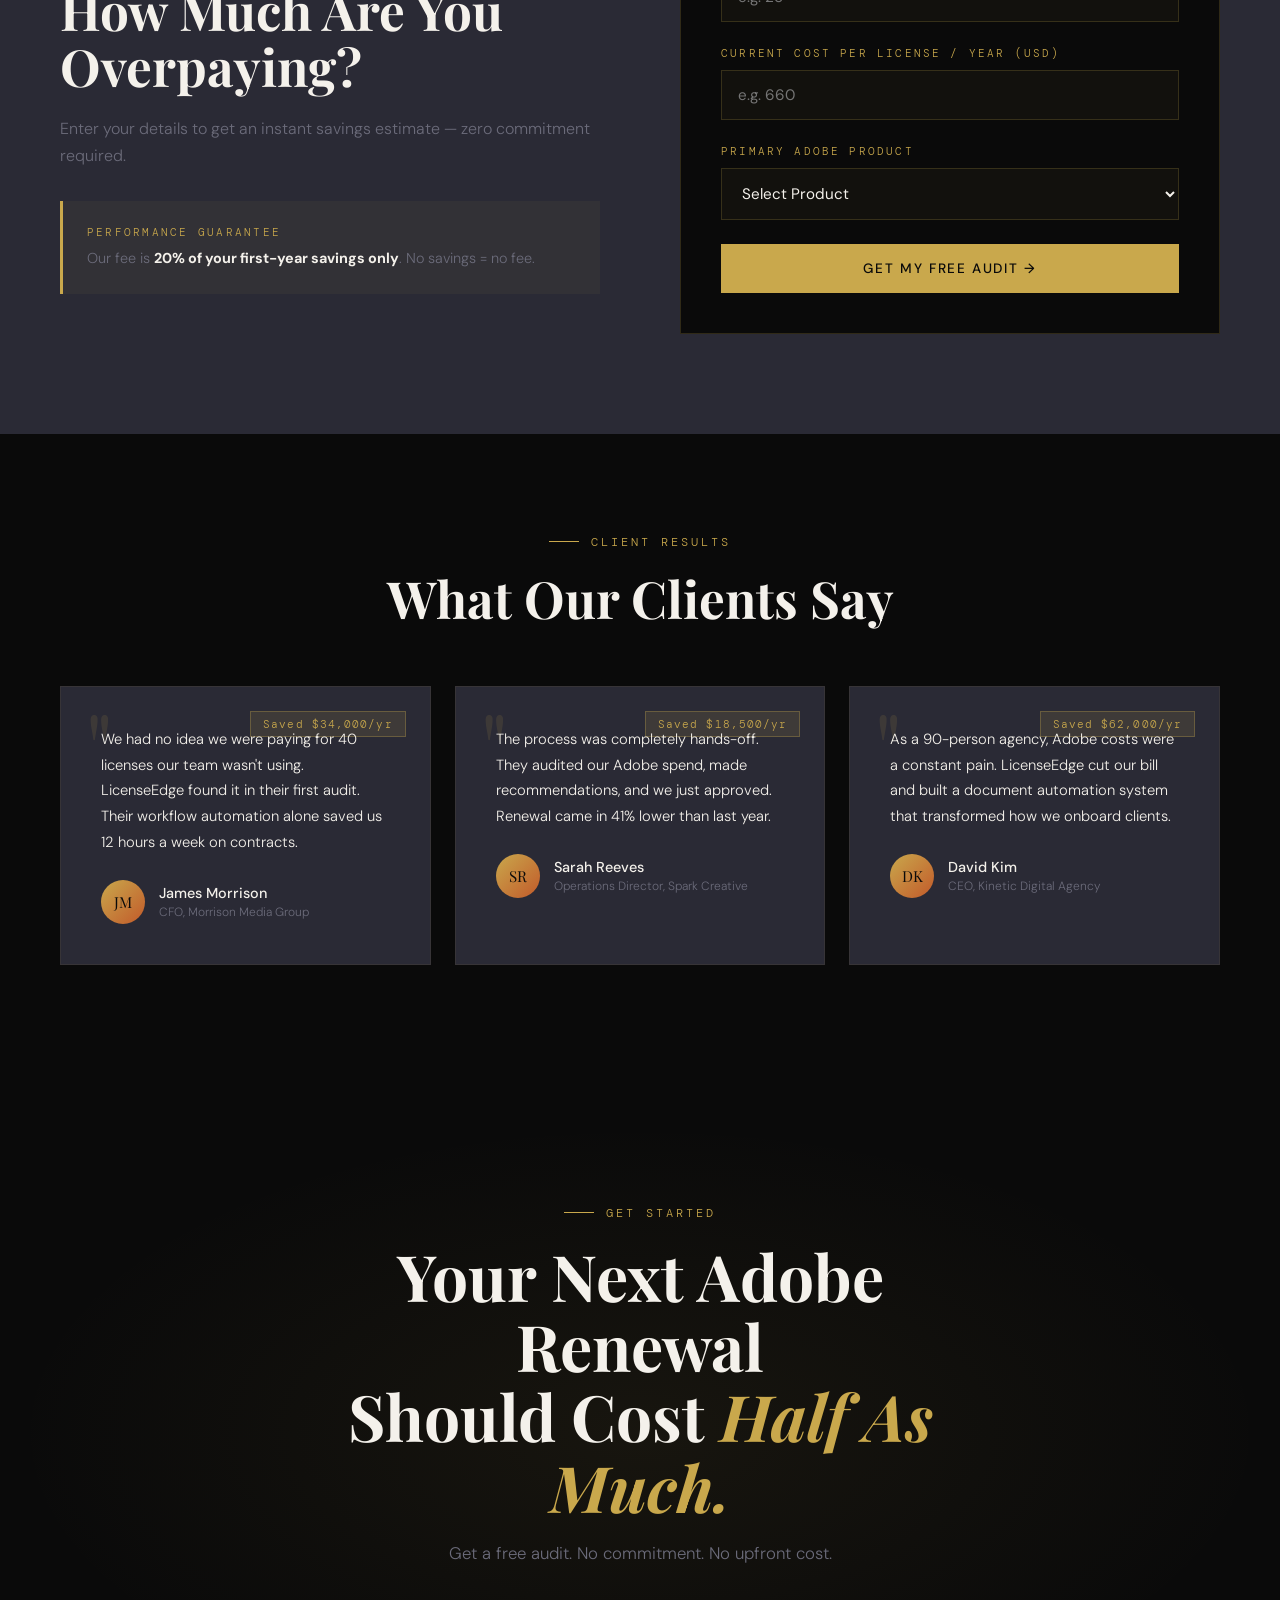
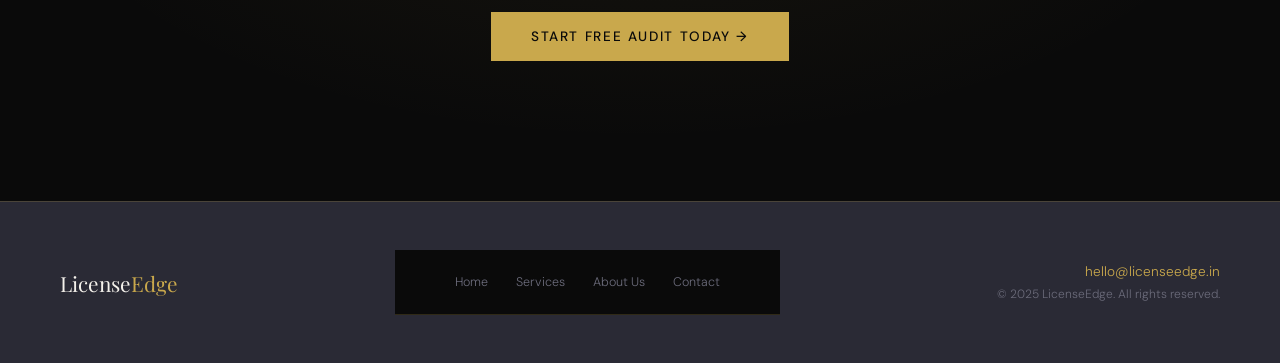
<file: index.html.html>
<!DOCTYPE html>
<html lang="en">
<head>
<meta charset="UTF-8">
<meta name="viewport" content="width=device-width,initial-scale=1.0">
<meta http-equiv="Cache-Control" content="no-cache, no-store, must-revalidate">
<meta http-equiv="Pragma" content="no-cache">
<meta http-equiv="Expires" content="0">
<title>LicenseEdge — Adobe Cost Intelligence & Workflow Automation</title>
<link rel="preconnect" href="https://fonts.googleapis.com">
<link href="https://fonts.googleapis.com/css2?family=Playfair+Display:ital,wght@0,700;0,900;1,700&family=DM+Sans:wght@300;400;500&family=DM+Mono:wght@400;500&display=swap" rel="stylesheet">
<style>
:root{--black:#0a0a0a;--off-white:#f4f1eb;--gold:#c9a84c;--gold-light:#e8c97a;--rust:#c25a2a;--slate:#2a2a35;--mid:#6b6b7a;--border:rgba(201,168,76,0.2)}
*,*::before,*::after{box-sizing:border-box;margin:0;padding:0}
html{scroll-behavior:smooth}
body{background:var(--black);color:var(--off-white);font-family:"DM Sans",sans-serif;font-weight:300;overflow-x:hidden;cursor:none}
.cursor{position:fixed;width:12px;height:12px;background:var(--gold);border-radius:50%;pointer-events:none;z-index:9999;transform:translate(-50%,-50%);transition:width .3s,height .3s;mix-blend-mode:difference}
.cursor-ring{position:fixed;width:40px;height:40px;border:1px solid var(--gold);border-radius:50%;pointer-events:none;z-index:9998;transform:translate(-50%,-50%);transition:transform .15s ease-out,width .3s,height .3s;opacity:.5}
nav{position:fixed;top:0;left:0;right:0;z-index:9999;display:flex;align-items:center;justify-content:space-between;padding:24px 60px;background:rgba(10,10,10,.97);transition:backdrop-filter .3s,background .3s;isolation:isolate;backdrop-filter:blur(20px);border-bottom:1px solid var(--border)}
nav.scrolled{backdrop-filter:blur(20px);background:rgba(10,10,10,.9);border-bottom:1px solid var(--border)}
.logo{font-family:"Playfair Display",serif;font-size:1.4rem;font-weight:700;color:var(--off-white);text-decoration:none;cursor:none}
.logo span{color:var(--gold)}
.nav-links{display:flex;gap:36px;list-style:none;position:relative;z-index:1001}
.nav-links a{color:var(--mid);font-size:.82rem;letter-spacing:.12em;text-transform:uppercase;text-decoration:none;transition:color .2s;cursor:none}
.nav-links a:hover,.nav-links a.active{color:var(--gold)}
.nav-cta{background:transparent;border:1px solid var(--gold);color:var(--gold);padding:10px 24px;font-family:"DM Sans",sans-serif;font-size:.8rem;letter-spacing:.1em;text-transform:uppercase;cursor:none;transition:all .3s;text-decoration:none;display:inline-block}
.nav-cta:hover{background:var(--gold);color:var(--black)}
.hamburger{display:none;flex-direction:column;gap:5px;cursor:none;background:none;border:none;padding:4px}
.hamburger span{width:24px;height:1px;background:var(--off-white);display:block}
.nav-links.open{display:flex!important;position:fixed;top:0;left:0;right:0;bottom:0;background:rgba(10,10,10,.97);flex-direction:column;justify-content:center;align-items:center;gap:32px;z-index:99}
/* PAGES */
.page{display:none}
.page.active{display:block}
/* HERO */
.hero{min-height:100vh;display:flex;flex-direction:column;justify-content:center;align-items:flex-start;padding:120px 60px 80px;position:relative;overflow:hidden}
.page-hero{min-height:60vh;display:flex;flex-direction:column;justify-content:center;padding:140px 60px 80px;position:relative;overflow:hidden}
.hero-bg{position:absolute;inset:0;z-index:0;background:radial-gradient(ellipse 80% 60% at 70% 50%,rgba(201,168,76,.06),transparent 60%),radial-gradient(ellipse 40% 40% at 20% 80%,rgba(194,90,42,.04),transparent 50%)}
.hero-grid{position:absolute;inset:0;z-index:0;background-image:linear-gradient(rgba(201,168,76,.04) 1px,transparent 1px),linear-gradient(90deg,rgba(201,168,76,.04) 1px,transparent 1px);background-size:60px 60px;mask-image:radial-gradient(ellipse at center,black 30%,transparent 80%)}
.page-hero-content{position:relative;z-index:1;max-width:750px}
.eyebrow,.section-label{font-family:"DM Mono",monospace;font-size:.75rem;letter-spacing:.25em;text-transform:uppercase;color:var(--gold);margin-bottom:20px;display:flex;align-items:center;gap:12px}
.eyebrow::before,.section-label::before{content:"";display:block;width:30px;height:1px;background:var(--gold)}
h1.hero-title{font-family:"Playfair Display",serif;font-size:clamp(3.2rem,7vw,6rem);font-weight:900;line-height:1.05;position:relative;z-index:1;opacity:0;animation:fadeUp .8s .3s forwards}
h1.page-title{font-family:"Playfair Display",serif;font-size:clamp(2.8rem,6vw,5rem);font-weight:900;line-height:1.05}
h1 em,h2 em{font-style:italic;color:var(--gold)}
.hero-sub,.page-sub{margin-top:20px;max-width:560px;font-size:1.05rem;line-height:1.75;color:var(--mid);position:relative;z-index:1}
.hero-sub{opacity:0;animation:fadeUp .8s .5s forwards}
.hero-actions{margin-top:48px;display:flex;gap:20px;align-items:center;position:relative;z-index:1;opacity:0;animation:fadeUp .8s .7s forwards}
.hero-stats{position:absolute;bottom:60px;right:60px;z-index:1;display:flex;gap:60px;opacity:0;animation:fadeUp .8s .9s forwards}
.stat-num{font-family:"Playfair Display",serif;font-size:2.8rem;font-weight:700;color:var(--gold);line-height:1}
.stat-label{font-size:.75rem;letter-spacing:.15em;text-transform:uppercase;color:var(--mid);margin-top:6px}
.stat{text-align:right}
.btn-primary{background:var(--gold);color:var(--black);padding:16px 40px;font-size:.85rem;font-family:"DM Sans",sans-serif;letter-spacing:.12em;text-transform:uppercase;font-weight:500;border:none;cursor:none;text-decoration:none;display:inline-block;transition:background .3s}
.btn-primary:hover{background:var(--gold-light)}
.btn-ghost{color:var(--off-white);font-size:.85rem;letter-spacing:.1em;text-transform:uppercase;text-decoration:none;display:inline-flex;align-items:center;gap:8px;transition:color .2s;cursor:none}
.btn-ghost:hover{color:var(--gold)}
/* MARQUEE */
.marquee-wrap{border-top:1px solid var(--border);border-bottom:1px solid var(--border);overflow:hidden;padding:16px 0;background:rgba(201,168,76,.03)}
.marquee-track{display:flex;gap:60px;width:max-content;animation:marquee 22s linear infinite}
.marquee-item{white-space:nowrap;font-family:"DM Mono",monospace;font-size:.72rem;letter-spacing:.2em;text-transform:uppercase;color:var(--mid);display:flex;align-items:center;gap:20px}
.marquee-dot{width:4px;height:4px;background:var(--gold);border-radius:50%;flex-shrink:0}
/* SECTIONS */
.sec{padding:100px 60px}
.sec-inner{max-width:1200px;margin:0 auto}
h2{font-family:"Playfair Display",serif;font-size:clamp(2rem,4vw,3.2rem);font-weight:700;line-height:1.1;margin-bottom:20px}
/* WHY CARDS */
.why-grid{display:grid;grid-template-columns:repeat(4,1fr);gap:20px;margin-top:60px}
.why-card{background:rgba(10,10,10,.4);padding:36px 28px;border:1px solid rgba(201,168,76,.08);transition:border-color .3s}
.why-card:hover{border-color:rgba(201,168,76,.3)}
.why-icon{font-size:1.8rem;margin-bottom:16px}
.why-card h3{font-family:"Playfair Display",serif;font-size:1.1rem;font-weight:700;margin-bottom:10px}
.why-card p{font-size:.85rem;color:var(--mid);line-height:1.7}
/* SERVICE CARDS */
.svc-grid{display:grid;grid-template-columns:repeat(3,1fr);gap:2px}
.svc-card{background:rgba(10,10,10,.5);padding:48px 40px;border:1px solid rgba(201,168,76,.08);transition:all .4s;position:relative}
.svc-card::after{content:"";position:absolute;bottom:0;left:0;right:0;height:2px;background:var(--gold);transform:scaleX(0);transform-origin:left;transition:transform .4s}
.svc-card:hover{background:rgba(201,168,76,.05);border-color:rgba(201,168,76,.2)}
.svc-card:hover::after{transform:scaleX(1)}
.svc-num{font-family:"DM Mono",monospace;font-size:.65rem;letter-spacing:.2em;color:var(--gold);margin-bottom:16px;opacity:.6}
.svc-title{font-family:"Playfair Display",serif;font-size:1.35rem;font-weight:700;margin-bottom:14px}
.svc-desc{font-size:.88rem;line-height:1.7;color:var(--mid)}
.svc-list{margin-top:20px;padding:0;list-style:none}
.svc-list li{font-size:.82rem;color:var(--mid);padding:8px 0;border-bottom:1px solid rgba(255,255,255,.04);display:flex;align-items:center;gap:10px}
.svc-list li::before{content:"→";color:var(--gold);font-size:.75rem;flex-shrink:0}
/* PROCESS */
.process-steps{display:grid;grid-template-columns:repeat(4,1fr);position:relative;margin-top:60px}
.process-steps::before{content:"";position:absolute;top:32px;left:12.5%;right:12.5%;height:1px;background:linear-gradient(90deg,var(--gold),rgba(201,168,76,.2))}
.step{padding:0 20px;text-align:center}
.step-num{width:64px;height:64px;border:1px solid var(--gold);display:flex;align-items:center;justify-content:center;font-family:"Playfair Display",serif;font-size:1.4rem;color:var(--gold);margin:0 auto 28px;background:var(--black);position:relative;z-index:1}
.step-title{font-size:1rem;font-weight:500;margin-bottom:10px}
.step-desc{font-size:.85rem;color:var(--mid);line-height:1.6}
/* CALCULATOR */
.calc-inner{display:grid;grid-template-columns:1fr 1fr;gap:80px;align-items:center}
.calc-widget{background:var(--black);padding:40px;border:1px solid var(--border)}
.calc-field{margin-bottom:24px}
.calc-field label{display:block;font-family:"DM Mono",monospace;font-size:.68rem;letter-spacing:.2em;text-transform:uppercase;color:var(--gold);margin-bottom:10px}
.calc-field input,.calc-field select{width:100%;background:rgba(201,168,76,.04);border:1px solid var(--border);color:var(--off-white);padding:14px 16px;font-family:"DM Sans",sans-serif;font-size:.95rem;outline:none;transition:border-color .2s;cursor:none}
.calc-field input:focus,.calc-field select:focus{border-color:var(--gold)}
.calc-field select option{background:var(--slate)}
.calc-result{margin-top:24px;padding:24px;background:rgba(201,168,76,.06);border-left:3px solid var(--gold);display:none}
.calc-result-num{font-family:"Playfair Display",serif;font-size:2.4rem;color:var(--gold);font-weight:700}
.calc-result-label{font-family:"DM Mono",monospace;font-size:.68rem;letter-spacing:.2em;text-transform:uppercase;color:var(--mid);margin-bottom:6px}
.calc-result-sub{font-size:.78rem;color:var(--mid);margin-top:5px}
.calc-cta{display:block;width:100%;margin-top:20px;background:var(--gold);color:var(--black);padding:16px;text-align:center;font-family:"DM Sans",sans-serif;font-weight:500;font-size:.85rem;letter-spacing:.12em;text-transform:uppercase;border:none;cursor:none;transition:background .2s}
.calc-cta:hover{background:var(--gold-light)}
/* TESTIMONIALS */
.testi-grid{display:grid;grid-template-columns:repeat(3,1fr);gap:24px}
.testi-card{background:var(--slate);padding:40px;border:1px solid rgba(201,168,76,.08);position:relative}
.testi-card::before{content:"\"";font-family:"Playfair Display",serif;font-size:6rem;color:var(--gold);opacity:.12;position:absolute;top:10px;left:24px;line-height:1}
.testi-text{font-size:.92rem;line-height:1.75;margin-bottom:24px;position:relative;z-index:1}
.testi-author{display:flex;align-items:center;gap:14px}
.testi-avatar{width:44px;height:44px;border-radius:50%;background:linear-gradient(135deg,var(--gold),var(--rust));display:flex;align-items:center;justify-content:center;font-family:"Playfair Display",serif;font-size:.95rem;color:var(--black)}
.testi-name{font-size:.9rem;font-weight:500}
.testi-role{font-size:.75rem;color:var(--mid);margin-top:2px}
.savings-badge{position:absolute;top:24px;right:24px;background:rgba(201,168,76,.12);border:1px solid rgba(201,168,76,.3);padding:5px 12px;font-family:"DM Mono",monospace;font-size:.68rem;letter-spacing:.1em;color:var(--gold)}
/* CTA BANNER */
.cta-band{padding:140px 60px;position:relative;overflow:hidden;background:var(--black);text-align:center}
.cta-band::before{content:"";position:absolute;inset:0;background:radial-gradient(ellipse 70% 60% at 50% 50%,rgba(201,168,76,.07),transparent 70%)}
.cta-band h2{font-size:clamp(2.5rem,5vw,4rem);max-width:680px;margin:0 auto 20px;position:relative;z-index:1}
.cta-band p{color:var(--mid);margin-bottom:48px;font-size:1.05rem;position:relative;z-index:1}
.cta-band .btn-primary{position:relative;z-index:1}
/* SERVICE DETAIL */
.svc-detail-card{display:grid;grid-template-columns:80px 1fr;gap:48px;padding:60px 0;border-bottom:1px solid var(--border)}
.svc-detail-card:last-child{border-bottom:none}
.sdc-num{font-family:"Playfair Display",serif;font-size:4rem;font-weight:900;color:rgba(201,168,76,.2);line-height:1;padding-top:8px}
.sdc-content h2{font-size:clamp(1.8rem,3vw,2.4rem);margin-bottom:16px}
.sdc-lead{font-size:1rem;color:var(--mid);line-height:1.75;margin-bottom:40px;max-width:700px}
.sdc-grid{display:grid;grid-template-columns:1fr 1fr;gap:24px;margin-bottom:32px}
.sdc-item{padding:24px;background:rgba(201,168,76,.04);border:1px solid var(--border)}
.sdc-item-title{font-family:"DM Sans",sans-serif;font-weight:500;margin-bottom:8px}
.sdc-item p{font-size:.85rem;color:var(--mid);line-height:1.65}
.outcome{display:inline-flex;align-items:center;gap:12px;padding:14px 20px;border:1px solid rgba(201,168,76,.3);background:rgba(201,168,76,.06)}
.outcome-label{font-family:"DM Mono",monospace;font-size:.65rem;letter-spacing:.2em;text-transform:uppercase;color:var(--gold)}
/* ABOUT */
.about-story-grid{display:grid;grid-template-columns:1fr 1fr;gap:80px;align-items:start}
.about-story-text p{color:var(--mid);line-height:1.8;margin-bottom:18px;font-size:.95rem}
.about-story-text strong{color:var(--off-white);font-weight:500}
.about-nums{display:grid;grid-template-columns:1fr 1fr;gap:16px}
.about-num-card{padding:28px;border:1px solid var(--border);background:rgba(201,168,76,.04)}
.about-num{font-family:"Playfair Display",serif;font-size:2.4rem;font-weight:700;color:var(--gold);line-height:1}
.about-num-label{font-size:.78rem;color:var(--mid);margin-top:6px;line-height:1.4}
.values-grid{display:grid;grid-template-columns:repeat(3,1fr);gap:20px}
.val-card{background:rgba(201,168,76,.04);padding:40px 32px;border:1px solid var(--border)}
.val-icon{font-size:1.8rem;margin-bottom:16px}
.val-title{font-family:"Playfair Display",serif;font-size:1.2rem;font-weight:700;margin-bottom:10px}
.val-desc{font-size:.85rem;color:var(--mid);line-height:1.7}
/* FOUNDER */
.founder-card{display:grid;grid-template-columns:360px 1fr;gap:80px;align-items:start;max-width:1100px;margin:0 auto}
.founder-img-wrap{position:relative}
.founder-img{width:100%;aspect-ratio:3/4;object-fit:cover;object-position:top center;display:block;filter:grayscale(15%);transition:filter .4s}
.founder-img:hover{filter:grayscale(0%)}
.founder-img-border{position:absolute;bottom:-16px;right:-16px;width:calc(100% - 32px);height:calc(100% - 32px);border:1px solid var(--gold);z-index:-1}
.founder-name{font-family:"Playfair Display",serif;font-size:2.2rem;font-weight:700;margin-bottom:6px}
.founder-role{font-family:"DM Mono",monospace;font-size:.72rem;letter-spacing:.2em;text-transform:uppercase;color:var(--gold);margin-bottom:28px}
.founder-bio p{font-size:.93rem;color:var(--mid);line-height:1.8;margin-bottom:16px}
.founder-bio strong{color:var(--off-white);font-weight:500}
.founder-linkedin{display:inline-flex;align-items:center;gap:10px;background:transparent;border:1px solid var(--gold);color:var(--gold);padding:12px 24px;font-size:.82rem;letter-spacing:.1em;text-transform:uppercase;text-decoration:none;transition:all .3s;cursor:none;margin-top:8px}
.founder-linkedin:hover{background:var(--gold);color:var(--black)}
.founder-linkedin svg{width:18px;height:18px;fill:currentColor}
.founder-stats{display:grid;grid-template-columns:repeat(3,1fr);gap:16px;margin-top:32px}
.founder-stat{padding:20px;border:1px solid var(--border)}
.founder-stat-num{font-family:"Playfair Display",serif;font-size:1.8rem;color:var(--gold);font-weight:700}
.founder-stat-label{font-size:.7rem;color:var(--mid);letter-spacing:.1em;text-transform:uppercase;margin-top:4px}
/* CONTACT */
.contact-grid{display:grid;grid-template-columns:1fr 1fr;gap:80px;align-items:start}
.contact-info h3{font-family:"Playfair Display",serif;font-size:1.8rem;font-weight:700;margin-bottom:16px}
.contact-info>p{color:var(--mid);line-height:1.75;margin-bottom:32px;font-size:.93rem}
.contact-detail{display:flex;align-items:flex-start;gap:16px;margin-bottom:24px;padding-bottom:24px;border-bottom:1px solid var(--border)}
.contact-detail:last-of-type{border-bottom:none}
.contact-icon{width:44px;height:44px;border:1px solid var(--border);display:flex;align-items:center;justify-content:center;font-size:1rem;flex-shrink:0}
.contact-detail-label{font-family:"DM Mono",monospace;font-size:.65rem;letter-spacing:.2em;text-transform:uppercase;color:var(--mid);margin-bottom:4px}
.contact-detail-value{font-size:.92rem}
.contact-detail-value a{color:var(--gold);text-decoration:none}
.contact-form{background:var(--black);padding:48px;border:1px solid var(--border)}
.form-field{margin-bottom:20px}
.form-field label{display:block;font-family:"DM Mono",monospace;font-size:.67rem;letter-spacing:.2em;text-transform:uppercase;color:var(--gold);margin-bottom:9px}
.form-field input,.form-field textarea,.form-field select{width:100%;background:rgba(201,168,76,.04);border:1px solid var(--border);color:var(--off-white);padding:13px 15px;font-family:"DM Sans",sans-serif;font-size:.9rem;outline:none;transition:border-color .2s;cursor:none;resize:vertical}
.form-field input:focus,.form-field textarea:focus,.form-field select:focus{border-color:var(--gold)}
.form-field textarea{min-height:110px}
.form-grid{display:grid;grid-template-columns:1fr 1fr;gap:16px}
.form-submit{width:100%;background:var(--gold);color:var(--black);border:none;padding:16px;font-family:"DM Sans",sans-serif;font-weight:500;font-size:.85rem;letter-spacing:.12em;text-transform:uppercase;cursor:none;transition:background .2s;margin-top:8px}
.form-submit:hover{background:var(--gold-light)}
.form-success{display:none;text-align:center;padding:48px 32px}
.form-success .check{font-size:2.5rem;margin-bottom:16px}
.form-success h3{font-family:"Playfair Display",serif;font-size:1.5rem;margin-bottom:12px;color:var(--gold)}
.form-success p{color:var(--mid);font-size:.9rem;line-height:1.7}
/* FOOTER */
footer{background:var(--slate);padding:48px 60px;border-top:1px solid var(--border);position:relative;z-index:1}
.footer-inner{display:flex;justify-content:space-between;align-items:center;flex-wrap:wrap;gap:24px}
.footer-logo{font-family:"Playfair Display",serif;font-size:1.3rem;color:var(--off-white)}
.footer-logo span{color:var(--gold)}
.footer-links{display:flex;gap:28px;flex-wrap:wrap;position:relative;z-index:1}
.footer-links a{font-size:.78rem;color:var(--mid);text-decoration:none;transition:color .2s;cursor:none}
.footer-links a:hover{color:var(--gold)}
.footer-right{text-align:right}
.footer-email a{font-size:.85rem;color:var(--gold);text-decoration:none;display:block;margin-bottom:6px}
.footer-copy{font-size:.75rem;color:var(--mid)}
/* CHAT */
.chat-toggle{position:fixed;bottom:32px;right:32px;z-index:500;width:60px;height:60px;background:var(--gold);border:none;cursor:none;display:flex;align-items:center;justify-content:center;box-shadow:0 8px 32px rgba(201,168,76,.3);transition:all .3s}
.chat-toggle:hover{background:var(--gold-light);transform:scale(1.05)}
.chat-toggle svg{width:24px;height:24px;color:var(--black)}
.chat-bubble{position:absolute;top:-44px;right:0;white-space:nowrap;background:var(--slate);border:1px solid var(--border);padding:8px 14px;font-size:.78rem;pointer-events:none}
.chat-bubble::after{content:"";position:absolute;bottom:-8px;right:20px;border-left:8px solid transparent;border-right:8px solid transparent;border-top:8px solid var(--slate)}
.chat-panel{position:fixed;bottom:108px;right:32px;z-index:500;width:380px;background:#111115;border:1px solid var(--border);box-shadow:0 24px 80px rgba(0,0,0,.6);transform:translateY(20px) scale(.95);opacity:0;pointer-events:none;transition:all .3s cubic-bezier(.16,1,.3,1);display:flex;flex-direction:column;height:520px}
.chat-panel.open{transform:translateY(0) scale(1);opacity:1;pointer-events:all}
.chat-header{padding:20px 24px;border-bottom:1px solid var(--border);display:flex;align-items:center;gap:12px;background:rgba(201,168,76,.04);flex-shrink:0}
.chat-avatar{width:36px;height:36px;background:var(--gold);display:flex;align-items:center;justify-content:center;font-family:"Playfair Display",serif;font-size:.9rem;color:var(--black);font-weight:700;flex-shrink:0}
.chat-header-info{flex:1}
.chat-name{font-size:.9rem;font-weight:500}
.chat-status{font-size:.72rem;color:#4caf50;display:flex;align-items:center;gap:5px;margin-top:2px}
.chat-status::before{content:"";width:6px;height:6px;background:#4caf50;border-radius:50%;display:inline-block}
.chat-close{background:none;border:none;color:var(--mid);cursor:none;font-size:1.2rem;padding:4px}
.chat-messages{flex:1;overflow-y:auto;padding:24px;display:flex;flex-direction:column;gap:16px}
.chat-messages::-webkit-scrollbar{width:4px}
.chat-messages::-webkit-scrollbar-thumb{background:var(--border)}
.msg{max-width:85%}
.msg-bot{align-self:flex-start}
.msg-user{align-self:flex-end}
.msg-bubble{padding:12px 16px;font-size:.88rem;line-height:1.5}
.msg-bot .msg-bubble{background:rgba(201,168,76,.08);border:1px solid rgba(201,168,76,.15)}
.msg-user .msg-bubble{background:var(--gold);color:var(--black);font-weight:500}
.msg-time{font-size:.65rem;color:var(--mid);margin-top:4px}
.msg-user .msg-time{text-align:right}
.typing{display:flex;gap:4px;align-items:center;padding:4px 0}
.typing span{width:6px;height:6px;background:var(--gold);border-radius:50%;opacity:.4;animation:typingDot 1.4s ease-in-out infinite}
.typing span:nth-child(2){animation-delay:.2s}
.typing span:nth-child(3){animation-delay:.4s}
.chat-input-wrap{padding:16px 24px;border-top:1px solid var(--border);display:flex;gap:12px;align-items:center;flex-shrink:0}
.chat-input{flex:1;background:rgba(201,168,76,.04);border:1px solid var(--border);color:var(--off-white);padding:12px 14px;font-family:"DM Sans",sans-serif;font-size:.88rem;outline:none;resize:none;height:44px;cursor:none}
.chat-input:focus{border-color:var(--gold)}
.chat-send{background:var(--gold);border:none;width:44px;height:44px;display:flex;align-items:center;justify-content:center;cursor:none;transition:background .2s;flex-shrink:0}
.chat-send:hover{background:var(--gold-light)}
.chat-send svg{width:18px;height:18px;color:var(--black)}
.chat-powered{text-align:center;padding:10px;font-size:.65rem;color:var(--mid);border-top:1px solid rgba(255,255,255,.04);flex-shrink:0}
.quick-replies{display:flex;flex-wrap:wrap;gap:8px;margin-top:10px}
.qr-btn{background:transparent;border:1px solid var(--border);color:var(--gold);padding:6px 12px;font-size:.75rem;cursor:none;transition:all .2s;font-family:"DM Sans",sans-serif;white-space:nowrap}
.qr-btn:hover{background:rgba(201,168,76,.1);border-color:var(--gold)}
/* GUARANTEE BOX */
.guarantee-box{padding:24px;border-left:3px solid var(--gold);background:rgba(201,168,76,.05);margin-top:32px}
.guarantee-label{font-family:"DM Mono",monospace;font-size:.7rem;letter-spacing:.2em;text-transform:uppercase;color:var(--gold);margin-bottom:8px}
.guarantee-box p{font-size:.9rem;color:var(--mid);line-height:1.6}
/* REVEAL */
.reveal{opacity:0;transform:translateY(28px);transition:opacity .8s ease,transform .8s ease}
.reveal.visible{opacity:1;transform:translateY(0)}
@keyframes fadeUp{from{opacity:0;transform:translateY(24px)}to{opacity:1;transform:translateY(0)}}
@keyframes marquee{from{transform:translateX(0)}to{transform:translateX(-50%)}}
@keyframes typingDot{0%,60%,100%{opacity:.4;transform:scale(1)}30%{opacity:1;transform:scale(1.3)}}
@media(max-width:1024px){.why-grid{grid-template-columns:repeat(2,1fr)}.sdc-grid{grid-template-columns:1fr}}
@media(max-width:900px){
  nav{padding:20px 24px}
  .nav-links{display:none}
  .hamburger{display:flex;z-index:101}
  .hero,.page-hero{padding:100px 24px 60px}
  .sec{padding:80px 24px}
  footer{padding:40px 24px}
  .hero-stats{right:24px;bottom:30px;gap:28px}
  .stat-num{font-size:2rem}
  .svc-grid,.testi-grid,.values-grid,.why-grid{grid-template-columns:1fr}
  .process-steps{grid-template-columns:1fr 1fr;gap:40px}
  .process-steps::before{display:none}
  .calc-inner,.contact-grid,.about-story-grid{grid-template-columns:1fr;gap:40px}
  .founder-card{grid-template-columns:1fr;gap:40px}
  .founder-img-wrap{max-width:300px}
  .form-grid{grid-template-columns:1fr}
  .footer-inner{flex-direction:column;text-align:center}
  .footer-right{text-align:center}
  .chat-panel{width:calc(100vw - 48px);right:24px}
  .svc-detail-card{grid-template-columns:1fr;gap:16px}
  .about-nums{grid-template-columns:1fr 1fr}
  .cta-band{padding:80px 24px}
}
</style>
</head>
<body>
<div class="cursor" id="cursor"></div>
<div class="cursor-ring" id="cursorRing"></div>

<!-- NAV -->
<nav id="navbar">
  <a href="#" class="logo" onclick="showPage('home');return false;">License<span>Edge</span></a>
  <ul class="nav-links" id="navLinks">
    <li><a href="#" onclick="showPage('home');closeMenu();return false;" id="nav-home">Home</a></li>
    <li><a href="#" onclick="showPage('services');closeMenu();return false;" id="nav-services">Services</a></li>
    <li><a href="#" onclick="showPage('about');closeMenu();return false;" id="nav-about">About Us</a></li>
    <li><a href="#" onclick="showPage('contact');closeMenu();return false;" id="nav-contact">Contact</a></li>
  </ul>
  <a href="#" class="nav-cta" onclick="showPage('contact');return false;">Free Audit</a>
  <button class="hamburger" id="hamburger" onclick="toggleMenu()"><span></span><span></span><span></span></button>
</nav>

<!-- ==================== HOME ==================== -->
<div class="page active" id="page-home">
<section class="hero">
  <div class="hero-bg"></div><div class="hero-grid"></div>
  <div class="eyebrow" style="opacity:0;animation:fadeUp .8s .1s forwards">Adobe Cost Intelligence &amp; Workflow Automation</div>
  <h1 class="hero-title">Stop Overpaying<br>for Adobe.<br><em>Start Saving Today.</em></h1>
  <p class="hero-sub">We audit your Adobe licensing, negotiate better terms, and build document workflows that eliminate operational inefficiency — saving US, Australian &amp; NZ businesses thousands every year.</p>
  <div class="hero-actions">
    <a href="#" class="btn-primary" onclick="showPage('contact');return false;">Calculate Your Savings</a>
    <a href="#" class="btn-ghost" onclick="showPage('services');return false;">See Our Services →</a>
  </div>
  <div class="hero-stats">
    <div class="stat"><div class="stat-num">47%</div><div class="stat-label">Avg. Cost Reduction</div></div>
    <div class="stat"><div class="stat-num">$2.4M</div><div class="stat-label">Saved for Clients</div></div>
    <div class="stat"><div class="stat-num">200+</div><div class="stat-label">Businesses Optimized</div></div>
  </div>
</section>
<div class="marquee-wrap"><div class="marquee-track"><div class="marquee-item"><span class="marquee-dot"></span>Adobe Creative Cloud Optimization</div><div class="marquee-item"><span class="marquee-dot"></span>Document Workflow Automation</div><div class="marquee-item"><span class="marquee-dot"></span>License Audit &amp; Rightsizing</div><div class="marquee-item"><span class="marquee-dot"></span>Procurement Advisory</div><div class="marquee-item"><span class="marquee-dot"></span>Acrobat &amp; Sign Consulting</div><div class="marquee-item"><span class="marquee-dot"></span>Enterprise Renewal Strategy</div><div class="marquee-item"><span class="marquee-dot"></span>Adobe Creative Cloud Optimization</div><div class="marquee-item"><span class="marquee-dot"></span>Document Workflow Automation</div><div class="marquee-item"><span class="marquee-dot"></span>License Audit &amp; Rightsizing</div><div class="marquee-item"><span class="marquee-dot"></span>Procurement Advisory</div><div class="marquee-item"><span class="marquee-dot"></span>Acrobat &amp; Sign Consulting</div><div class="marquee-item"><span class="marquee-dot"></span>Enterprise Renewal Strategy</div></div></div>
<div class="sec" style="background:var(--slate)"><div class="sec-inner">
  <div class="reveal"><div class="section-label">Why LicenseEdge</div><h2>The Smarter Way to Manage Adobe</h2></div>
  <div class="why-grid reveal">
    <div class="why-card"><div class="why-icon">🔍</div><h3>Independent Experts</h3><p>We are not affiliated with Adobe. Our only loyalty is to your bottom line — we find savings others miss.</p></div>
    <div class="why-card"><div class="why-icon">💰</div><h3>Performance-Based</h3><p>Zero upfront cost. We charge 20% of your first-year savings only. If you don't save, you don't pay.</p></div>
    <div class="why-card"><div class="why-icon">⚡</div><h3>Fast Results</h3><p>Audit completed within 24 hours. Most clients see savings reflected on their very next Adobe invoice.</p></div>
    <div class="why-card"><div class="why-icon">🔄</div><h3>Ongoing Value</h3><p>Adobe raises prices every year. We monitor your account continuously so you never overpay again.</p></div>
  </div>
</div></div>
<div class="sec"><div class="sec-inner">
  <div class="reveal"><div class="section-label">What We Do</div><h2>Two Ways We Save You Money</h2><p style="color:var(--mid);line-height:1.7;margin-bottom:48px">Most businesses overspend on Adobe by 30–50%. We fix that — and build workflows to make your team far more efficient.</p></div>
  <div class="svc-grid">
    <div class="svc-card reveal"><div class="svc-num">01</div><div class="svc-title">Adobe License Cost Optimization</div><p class="svc-desc">We identify every dollar you're wasting on Adobe and show you how to claw it back — without losing access to tools your team needs.</p><ul class="svc-list"><li>Full license utilization audit</li><li>Inactive user identification</li><li>Discount eligibility assessment</li><li>Renewal negotiation strategy</li><li>License tier rightsizing</li></ul></div>
    <div class="svc-card reveal"><div class="svc-num">02</div><div class="svc-title">Document Workflow Automation</div><p class="svc-desc">Manual document processes are silent profit killers. We build automated systems using Adobe tools you already pay for.</p><ul class="svc-list"><li>Contract &amp; approval automation</li><li>PDF form digitization</li><li>e-Signature workflow setup</li><li>Document routing &amp; tracking</li><li>Integration with existing tools</li></ul></div>
    <div class="svc-card reveal"><div class="svc-num">03</div><div class="svc-title">Ongoing Advisory &amp; Support</div><p class="svc-desc">Adobe changes pricing every year. We stay on top of it — ensuring you're always paying the lowest possible rate.</p><ul class="svc-list"><li>Annual renewal review</li><li>Quarterly utilization reports</li><li>New product monitoring</li><li>Priority support access</li><li>Dedicated account manager</li></ul></div>
  </div>
</div></div>
<div class="sec" style="background:var(--black)"><div class="sec-inner">
  <div style="text-align:center;max-width:600px;margin:0 auto 60px" class="reveal"><div class="section-label" style="justify-content:center">How It Works</div><h2>Results in 4 Simple Steps</h2><p style="color:var(--mid)">No long contracts. No upfront fees. We only win when you save.</p></div>
  <div class="process-steps">
    <div class="step reveal"><div class="step-num">1</div><div class="step-title">Free Audit</div><p class="step-desc">Share your Adobe invoice. We analyze your spend in 24 hours and show you exactly where the waste is.</p></div>
    <div class="step reveal"><div class="step-num">2</div><div class="step-title">Strategy Call</div><p class="step-desc">We present a custom savings plan tailored to your business size and needs.</p></div>
    <div class="step reveal"><div class="step-num">3</div><div class="step-title">We Execute</div><p class="step-desc">We handle negotiations while you stay focused on your business.</p></div>
    <div class="step reveal"><div class="step-num">4</div><div class="step-title">You Save</div><p class="step-desc">Savings hit your next invoice. Our fee = 20% of what we save you.</p></div>
  </div>
</div></div>
<div class="sec" style="background:var(--slate)"><div class="sec-inner"><div class="calc-inner">
  <div class="reveal"><div class="section-label">Savings Calculator</div><h2>How Much Are You Overpaying?</h2><p style="color:var(--mid);line-height:1.7">Enter your details to get an instant savings estimate — zero commitment required.</p>
    <div class="guarantee-box"><div class="guarantee-label">Performance Guarantee</div><p>Our fee is <strong style="color:var(--off-white)">20% of your first-year savings only</strong>. No savings = no fee.</p></div>
  </div>
  <div class="calc-widget reveal">
    <div class="calc-field"><label>Number of Adobe Licenses</label><input type="number" id="seats" placeholder="e.g. 25" min="1" oninput="calcSavings()"></div>
    <div class="calc-field"><label>Current Cost per License / Year (USD)</label><input type="number" id="price" placeholder="e.g. 660" min="1" oninput="calcSavings()"></div>
    <div class="calc-field"><label>Primary Adobe Product</label><select id="product" onchange="calcSavings()"><option value="">Select Product</option><option value="0.38">Creative Cloud All Apps</option><option value="0.42">Acrobat Pro</option><option value="0.35">Adobe Sign / Acrobat Standard</option><option value="0.30">Creative Cloud Single App</option></select></div>
    <div class="calc-result" id="calcResult"><div class="calc-result-label">Estimated Annual Savings</div><div class="calc-result-num" id="savingsNum">$0</div><div class="calc-result-sub" id="savingsSub"></div></div>
    <button class="calc-cta" onclick="showPage('contact')">Get My Free Audit →</button>
  </div>
</div></div></div>
<div class="sec"><div class="sec-inner">
  <div class="section-label reveal" style="justify-content:center">Client Results</div>
  <h2 class="reveal" style="text-align:center;margin-bottom:60px">What Our Clients Say</h2>
  <div class="testi-grid">
    <div class="testi-card reveal"><div class="savings-badge">Saved $34,000/yr</div><p class="testi-text">We had no idea we were paying for 40 licenses our team wasn't using. LicenseEdge found it in their first audit. Their workflow automation alone saved us 12 hours a week on contracts.</p><div class="testi-author"><div class="testi-avatar">JM</div><div><div class="testi-name">James Morrison</div><div class="testi-role">CFO, Morrison Media Group</div></div></div></div>
    <div class="testi-card reveal"><div class="savings-badge">Saved $18,500/yr</div><p class="testi-text">The process was completely hands-off. They audited our Adobe spend, made recommendations, and we just approved. Renewal came in 41% lower than last year.</p><div class="testi-author"><div class="testi-avatar">SR</div><div><div class="testi-name">Sarah Reeves</div><div class="testi-role">Operations Director, Spark Creative</div></div></div></div>
    <div class="testi-card reveal"><div class="savings-badge">Saved $62,000/yr</div><p class="testi-text">As a 90-person agency, Adobe costs were a constant pain. LicenseEdge cut our bill and built a document automation system that transformed how we onboard clients.</p><div class="testi-author"><div class="testi-avatar">DK</div><div><div class="testi-name">David Kim</div><div class="testi-role">CEO, Kinetic Digital Agency</div></div></div></div>
  </div>
</div></div>
<div class="cta-band">
  <div class="sec-inner">
    <div class="section-label reveal" style="justify-content:center">Get Started</div>
    <h2 class="reveal">Your Next Adobe Renewal<br>Should Cost <em>Half As Much.</em></h2>
    <p class="reveal">Get a free audit. No commitment. No upfront cost.</p>
    <a href="#" class="btn-primary reveal" onclick="showPage('contact');return false;">Start Free Audit Today →</a>
  </div>
</div>
</div><!-- end page-home -->

<!-- ==================== SERVICES ==================== -->
<div class="page" id="page-services">
<section class="page-hero"><div class="hero-bg"></div><div class="hero-grid"></div>
  <div class="page-hero-content reveal"><div class="section-label">Our Services</div>
    <h1 class="page-title">Everything You Need<br><em>to Stop Overpaying Adobe</em></h1>
    <p class="page-sub">Three core services designed to cut your Adobe spend and eliminate document inefficiency — with zero upfront risk.</p>
  </div>
</section>
<div class="sec"><div class="sec-inner">
  <div class="svc-detail-card reveal"><div class="sdc-num">01</div><div class="sdc-content"><h2>Adobe License Cost Optimization</h2><p class="sdc-lead">Most businesses pay for licenses they don't need, products they don't use, and tiers that are more expensive than necessary. We fix all three.</p><div class="sdc-grid"><div class="sdc-item"><div class="sdc-item-title">License Utilization Audit</div><p>We analyze every seat — identifying inactive users, duplicate licenses, and over-provisioned tiers.</p></div><div class="sdc-item"><div class="sdc-item-title">Discount Eligibility Assessment</div><p>We assess your eligibility for volume discounts, annual pricing, and promotional rates Adobe rarely advertises.</p></div><div class="sdc-item"><div class="sdc-item-title">Renewal Strategy</div><p>Data-backed negotiation arguments, timing strategies, and specific ask amounts for your next renewal.</p></div><div class="sdc-item"><div class="sdc-item-title">Rightsizing Plan</div><p>We match every user to the exact license tier they need — no more paying All Apps prices for single-app users.</p></div></div><div class="outcome"><span class="outcome-label">Average outcome</span> 35–47% reduction in Adobe spend</div></div></div>
  <div class="svc-detail-card reveal"><div class="sdc-num">02</div><div class="sdc-content"><h2>Document Workflow Automation</h2><p class="sdc-lead">Manual document processes are costing your team hours every week. We automate them using tools you already pay for.</p><div class="sdc-grid"><div class="sdc-item"><div class="sdc-item-title">Workflow Mapping</div><p>We document your current processes end-to-end, identifying every manual step and bottleneck.</p></div><div class="sdc-item"><div class="sdc-item-title">PDF Form Digitization</div><p>Convert paper forms into smart, fillable digital documents with auto-routing and data capture.</p></div><div class="sdc-item"><div class="sdc-item-title">e-Signature Setup</div><p>Adobe Sign workflows so contracts and approvals are signed in minutes, not days.</p></div><div class="sdc-item"><div class="sdc-item-title">System Integration</div><p>Connect document workflows to your CRM, project tools, and cloud storage.</p></div></div><div class="outcome"><span class="outcome-label">Average outcome</span> 8–15 hours saved per week per team</div></div></div>
  <div class="svc-detail-card reveal"><div class="sdc-num">03</div><div class="sdc-content"><h2>Ongoing Advisory &amp; Support</h2><p class="sdc-lead">Adobe doesn't stop raising prices. We don't stop watching — ensuring you're always on the best plan year after year.</p><div class="sdc-grid"><div class="sdc-item"><div class="sdc-item-title">Annual Renewal Reviews</div><p>We revisit your licensing 90 days before renewal to build the strongest negotiating position.</p></div><div class="sdc-item"><div class="sdc-item-title">Quarterly Utilization Reports</div><p>Regular snapshots so you always know exactly what you're paying for and why.</p></div><div class="sdc-item"><div class="sdc-item-title">New Product Monitoring</div><p>We track Adobe's roadmap so you're first to know when a cheaper alternative emerges.</p></div><div class="sdc-item"><div class="sdc-item-title">Priority Support</div><p>Direct access to your dedicated advisor for any licensing questions or urgent issues.</p></div></div><div class="outcome"><span class="outcome-label">Average outcome</span> Compounding savings year-over-year</div></div></div>
</div></div>
<div class="cta-band"><div class="sec-inner"><h2 class="reveal">Ready to Stop Overpaying?</h2><p class="reveal">Get your free audit — 24-hour turnaround, zero commitment.</p><a href="#" class="btn-primary reveal" onclick="showPage('contact');return false;">Request Free Audit →</a></div></div>
</div><!-- end page-services -->

<!-- ==================== ABOUT ==================== -->
<div class="page" id="page-about">
<section class="page-hero"><div class="hero-bg"></div><div class="hero-grid"></div>
  <div class="page-hero-content reveal"><div class="section-label">About LicenseEdge</div>
    <h1 class="page-title">We Exist Because<br><em>Adobe Overcharges.</em></h1>
    <p class="page-sub">LicenseEdge was built by someone who spent years inside the Adobe ecosystem — and saw firsthand how much money businesses waste without even knowing it.</p>
  </div>
</section>
<div class="sec"><div class="sec-inner"><div class="about-story-grid reveal">
  <div class="about-story-text"><div class="section-label">Our Story</div><h2>Born From the Inside</h2>
    <p>LicenseEdge started with a simple observation: <strong>businesses are paying 30–50% more than they need to for Adobe</strong> — and nobody is helping them fix it.</p>
    <p>Large consulting firms only care about enterprise deals. Adobe's own sales team has no incentive to reduce your bill. Small businesses don't have procurement teams to fight back.</p>
    <p>We stepped in to fill that gap. With deep knowledge of Adobe's licensing structure, pricing levers, and negotiation windows, we give businesses the same advantage Fortune 500 companies have — without the enterprise price tag.</p>
    <p>Today we serve creative agencies, marketing firms, and businesses across the <strong>US, Australia, and New Zealand</strong> — helping them reclaim thousands every year.</p>
  </div>
  <div class="about-nums">
    <div class="about-num-card"><div class="about-num">47%</div><div class="about-num-label">Average savings found per client</div></div>
    <div class="about-num-card"><div class="about-num">$2.4M</div><div class="about-num-label">Total saved for clients to date</div></div>
    <div class="about-num-card"><div class="about-num">24hr</div><div class="about-num-label">Average audit turnaround time</div></div>
    <div class="about-num-card"><div class="about-num">3</div><div class="about-num-label">Markets: US, AUS, NZ</div></div>
  </div>
</div></div></div>
<div class="sec" style="background:var(--slate)"><div class="sec-inner">
  <div class="section-label reveal" style="justify-content:center;margin-bottom:60px">Meet the Founder</div>
  <div class="founder-card reveal">
    <div class="founder-img-wrap">
      <img class="founder-img" src="[data-uri]" alt="Nischay Chauhan — Founder, LicenseEdge">
      <div class="founder-img-border"></div>
    </div>
    <div class="founder-info">
      <div class="founder-name">Nischay Chauhan</div>
      <div class="founder-role">Founder &amp; Lead Advisor, LicenseEdge</div>
      <div class="founder-bio">
        <p>Nischay brings <strong>hands-on experience from within the Adobe ecosystem</strong>, having worked in sales at Adobe. This gave him a unique insider perspective on how Adobe prices its products, where discounts exist, and how most businesses are being left behind.</p>
        <p>He founded LicenseEdge with a clear mission: <strong>level the playing field for small and mid-sized businesses</strong> who are overpaying for software they cannot afford to lose — but also cannot afford to overpay for.</p>
        <p>Beyond licensing, Nischay specialises in document workflow automation — helping businesses use tools they already own to eliminate hours of manual work every week.</p>
      </div>
      <a href="https://www.linkedin.com/in/nischay-chauhan" target="_blank" class="founder-linkedin">
        <svg viewBox="0 0 24 24"><path d="M20.447 20.452h-3.554v-5.569c0-1.328-.027-3.037-1.852-3.037-1.853 0-2.136 1.445-2.136 2.939v5.667H9.351V9h3.414v1.561h.046c.477-.9 1.637-1.85 3.37-1.85 3.601 0 4.267 2.37 4.267 5.455v6.286zM5.337 7.433c-1.144 0-2.063-.926-2.063-2.065 0-1.138.92-2.063 2.063-2.063 1.14 0 2.064.925 2.064 2.063 0 1.139-.925 2.065-2.064 2.065zm1.782 13.019H3.555V9h3.564v11.452zM22.225 0H1.771C.792 0 0 .774 0 1.729v20.542C0 23.227.792 24 1.771 24h20.451C23.2 24 24 23.227 24 22.271V1.729C24 .774 23.2 0 22.222 0h.003z"/></svg>
        Connect on LinkedIn
      </a>
      <div class="founder-stats">
        <div class="founder-stat"><div class="founder-stat-num">5+</div><div class="founder-stat-label">Years Adobe Experience</div></div>
        <div class="founder-stat"><div class="founder-stat-num">200+</div><div class="founder-stat-label">Clients Advised</div></div>
        <div class="founder-stat"><div class="founder-stat-num">3</div><div class="founder-stat-label">Global Markets</div></div>
      </div>
    </div>
  </div>
</div></div>
<div class="sec"><div class="sec-inner">
  <div class="section-label reveal" style="justify-content:center">Our Values</div>
  <h2 class="reveal" style="text-align:center;margin-bottom:60px">What We Stand For</h2>
  <div class="values-grid reveal">
    <div class="val-card"><div class="val-icon">🤝</div><div class="val-title">Client-First Always</div><p class="val-desc">We are not affiliated with Adobe. Our only loyalty is to your bottom line — no conflicts of interest.</p></div>
    <div class="val-card"><div class="val-icon">📊</div><div class="val-title">Data-Driven</div><p class="val-desc">Every recommendation is backed by your actual usage data — not guesswork or generalizations.</p></div>
    <div class="val-card"><div class="val-icon">⚖️</div><div class="val-title">Fair Pricing</div><p class="val-desc">We only charge when you save. Performance-based fees ensure our interests are 100% aligned with yours.</p></div>
  </div>
</div></div>
<div class="cta-band"><div class="sec-inner"><h2 class="reveal">Ready to Work With Us?</h2><p class="reveal">Get your free audit — no commitment, no upfront cost.</p><a href="#" class="btn-primary reveal" onclick="showPage('contact');return false;">Get Free Audit →</a></div></div>
</div><!-- end page-about -->

<!-- ==================== CONTACT ==================== -->
<div class="page" id="page-contact">
<section class="page-hero"><div class="hero-bg"></div><div class="hero-grid"></div>
  <div class="page-hero-content reveal"><div class="section-label">Get In Touch</div>
    <h1 class="page-title">Let's Find Your<br><em>Adobe Savings.</em></h1>
    <p class="page-sub">Fill in the form and we'll complete a free audit of your Adobe spend within 24 hours — no commitment required.</p>
  </div>
</section>
<div class="sec" style="background:var(--slate)"><div class="sec-inner"><div class="contact-grid">
  <div class="contact-info reveal">
    <h3>How to Reach Us</h3>
    <p>We work with businesses across the US, Australia, and New Zealand. Reach out via email or fill in the audit form.</p>
    <div class="contact-detail"><div class="contact-icon">✉️</div><div><div class="contact-detail-label">Email</div><div class="contact-detail-value"><a href="mailto:hello@licenseedge.in">hello@licenseedge.in</a></div></div></div>
    <div class="contact-detail"><div class="contact-icon">💼</div><div><div class="contact-detail-label">LinkedIn</div><div class="contact-detail-value"><a href="https://www.linkedin.com/in/nischay-chauhan" target="_blank">Nischay Chauhan — Founder</a></div></div></div>
    <div class="contact-detail"><div class="contact-icon">🌍</div><div><div class="contact-detail-label">Markets We Serve</div><div class="contact-detail-value">United States · Australia · New Zealand</div></div></div>
    <div class="contact-detail"><div class="contact-icon">⏱️</div><div><div class="contact-detail-label">Response Time</div><div class="contact-detail-value">Free audit delivered within 24 hours</div></div></div>
    <div class="contact-detail"><div class="contact-icon">🌐</div><div><div class="contact-detail-label">Website</div><div class="contact-detail-value"><a href="https://www.licenseedge.in" target="_blank">www.licenseedge.in</a></div></div></div>
    <div class="guarantee-box" style="margin-top:32px"><div class="guarantee-label">Our Guarantee</div><p>If we don't find savings, you owe us <strong style="color:var(--off-white)">nothing</strong>. Our fee is 20% of your first-year savings only.</p></div>
  </div>
  <div class="contact-form reveal">
    <form id="contactForm" onsubmit="submitForm(event)">
      <div class="form-grid">
        <div class="form-field"><label>First Name</label><input type="text" placeholder="John" required></div>
        <div class="form-field"><label>Last Name</label><input type="text" placeholder="Smith" required></div>
      </div>
      <div class="form-field"><label>Business Email</label><input type="email" placeholder="john@yourcompany.com" required></div>
      <div class="form-field"><label>Company Name</label><input type="text" placeholder="Your Company Inc." required></div>
      <div class="form-grid">
        <div class="form-field"><label>No. of Adobe Licenses</label><input type="number" placeholder="e.g. 20" min="1"></div>
        <div class="form-field"><label>Annual Adobe Spend (USD)</label><input type="number" placeholder="e.g. 15000"></div>
      </div>
      <div class="form-field"><label>Primary Adobe Product</label><select><option value="">Select a product</option><option>Creative Cloud All Apps</option><option>Acrobat Pro</option><option>Adobe Sign</option><option>Creative Cloud Single App</option><option>Multiple Products</option></select></div>
      <div class="form-field"><label>How Can We Help? (optional)</label><textarea placeholder="Tell us about your current Adobe setup..."></textarea></div>
      <button type="submit" class="form-submit">Request Free Audit →</button>
    </form>
    <div class="form-success" id="formSuccess">
      <div class="check">✅</div>
      <h3>Audit Request Received!</h3>
      <p>We'll analyze your Adobe spend and get back to you within <strong>24 hours</strong>.</p>
      <p style="margin-top:12px">Or email us directly: <a href="mailto:hello@licenseedge.in" style="color:var(--gold)">hello@licenseedge.in</a></p>
    </div>
  </div>
</div></div></div>
</div><!-- end page-contact -->

<!-- SHARED FOOTER -->
<footer>
  <div class="footer-inner">
    <div class="footer-logo">License<span>Edge</span></div>
    <nav class="footer-links">
      <a href="#" onclick="showPage('home');return false;">Home</a>
      <a href="#" onclick="showPage('services');return false;">Services</a>
      <a href="#" onclick="showPage('about');return false;">About Us</a>
      <a href="#" onclick="showPage('contact');return false;">Contact</a>
    </nav>
    <div class="footer-right">
      <div class="footer-email"><a href="mailto:hello@licenseedge.in">hello@licenseedge.in</a></div>
      <div class="footer-copy">&copy; 2025 LicenseEdge. All rights reserved.</div>
    </div>
  </div>
</footer>

<!-- CHAT -->
<button class="chat-toggle" onclick="toggleChat()">
  <div class="chat-bubble" id="chatBubble">Ask us anything 💬</div>
  <svg viewBox="0 0 24 24" fill="none" stroke="currentColor" stroke-width="2"><path d="M21 15a2 2 0 0 1-2 2H7l-4 4V5a2 2 0 0 1 2-2h14a2 2 0 0 1 2 2z"></path></svg>
</button>
<div class="chat-panel" id="chatPanel">
  <div class="chat-header"><div class="chat-avatar">L</div><div class="chat-header-info"><div class="chat-name">LicenseEdge Assistant</div><div class="chat-status">Online — replies instantly</div></div><button class="chat-close" onclick="toggleChat()">✕</button></div>
  <div class="chat-messages" id="chatMessages">
    <div class="msg msg-bot"><div class="msg-bubble">Hi! 👋 I can help you understand how much you could save on Adobe and how we streamline document workflows.<br><br>What brings you here today?</div><div class="msg-time">Just now</div>
    <div class="quick-replies"><button class="qr-btn" onclick="sendQuick('How much can I save?')">How much can I save?</button><button class="qr-btn" onclick="sendQuick('How does pricing work?')">Pricing?</button><button class="qr-btn" onclick="sendQuick('What is workflow automation?')">Workflow automation?</button></div></div>
  </div>
  <div class="chat-input-wrap"><textarea class="chat-input" id="chatInput" placeholder="Type your question..." rows="1" onkeydown="if(event.key==='Enter'&&!event.shiftKey){event.preventDefault();sendMessage();}"></textarea><button class="chat-send" onclick="sendMessage()"><svg viewBox="0 0 24 24" fill="none" stroke="currentColor" stroke-width="2"><line x1="22" y1="2" x2="11" y2="13"></line><polygon points="22 2 15 22 11 13 2 9 22 2"></polygon></svg></button></div>
  <div class="chat-powered">Powered by AI · All chats logged as support tickets</div>
</div>

<script>
// CURSOR
const cur=document.getElementById("cursor"),ring=document.getElementById("cursorRing");
let mx=0,my=0,rx=0,ry=0;
document.addEventListener("mousemove",e=>{mx=e.clientX;my=e.clientY;cur.style.left=mx+"px";cur.style.top=my+"px";});
(function animR(){rx+=(mx-rx)*.12;ry+=(my-ry)*.12;ring.style.left=rx+"px";ring.style.top=ry+"px";requestAnimationFrame(animR);})();
document.querySelectorAll("a,button,input,select,textarea").forEach(el=>{
  el.addEventListener("mouseenter",()=>{cur.style.width="6px";cur.style.height="6px";ring.style.width="60px";ring.style.height="60px";});
  el.addEventListener("mouseleave",()=>{cur.style.width="12px";cur.style.height="12px";ring.style.width="40px";ring.style.height="40px";});
});
// SCROLL
window.addEventListener("scroll",()=>document.getElementById("navbar").classList.toggle("scrolled",window.scrollY>60));
// MENU
function toggleMenu(){document.getElementById("navLinks").classList.toggle("open");}
function closeMenu(){document.getElementById("navLinks").classList.remove("open");}
// PAGES - THE CORE ROUTING
function showPage(name){
  document.querySelectorAll(".page").forEach(p=>p.classList.remove("active"));
  document.getElementById("page-"+name).classList.add("active");
  document.querySelectorAll(".nav-links a").forEach(a=>a.classList.remove("active"));
  const navEl=document.getElementById("nav-"+name);
  if(navEl)navEl.classList.add("active");
  window.scrollTo({top:0,behavior:"smooth"});
  setTimeout(()=>document.querySelectorAll(".reveal").forEach(el=>{
    const rect=el.getBoundingClientRect();
    if(rect.top<window.innerHeight)el.classList.add("visible");
  }),100);
}
// REVEAL ON SCROLL
const obs=new IntersectionObserver(entries=>entries.forEach(e=>{if(e.isIntersecting)e.target.classList.add("visible");}),{threshold:0.08});
document.querySelectorAll(".reveal").forEach(el=>obs.observe(el));
// CALCULATOR
function calcSavings(){
  const s=parseFloat(document.getElementById("seats").value),p=parseFloat(document.getElementById("price").value),d=parseFloat(document.getElementById("product").value);
  if(!s||!p||!d)return;
  const sv=s*p*d,fee=sv*.2;
  document.getElementById("calcResult").style.display="block";
  document.getElementById("savingsNum").textContent="$"+Math.round(sv).toLocaleString();
  document.getElementById("savingsSub").textContent="Our fee: $"+Math.round(fee).toLocaleString()+" · Your net: $"+Math.round(sv-fee).toLocaleString()+"/yr";
}
// CONTACT FORM
function submitForm(e){
  e.preventDefault();
  document.getElementById("contactForm").style.display="none";
  document.getElementById("formSuccess").style.display="block";
}
// CHAT
let chatOpen=false,convHist=[],ticketLog=[];
const GROQ_KEY="YOUR_GROQ_API_KEY_HERE";
const SYS="You are a helpful sales assistant for LicenseEdge. We help US, Australian and NZ businesses save money on Adobe licensing (avg 35-47% savings) and automate document workflows. Fee: 20% of first-year savings only. No savings = no fee. Be concise, friendly, under 80 words. No markdown headers.";
function toggleChat(){chatOpen=!chatOpen;document.getElementById("chatPanel").classList.toggle("open",chatOpen);document.getElementById("chatBubble").style.display=chatOpen?"none":"block";if(chatOpen)setTimeout(()=>document.getElementById("chatInput").focus(),300);}
function getTime(){return new Date().toLocaleTimeString([],{hour:"2-digit",minute:"2-digit"});}
function appendMsg(text,type,qrs=[]){
  const msgs=document.getElementById("chatMessages");
  const d=document.createElement("div");d.className="msg msg-"+type;
  d.innerHTML='<div class="msg-bubble">'+text+'</div><div class="msg-time">'+getTime()+'</div>';
  if(qrs.length){const q=document.createElement("div");q.className="quick-replies";qrs.forEach(r=>{const b=document.createElement("button");b.className="qr-btn";b.textContent=r;b.onclick=()=>sendQuick(r);q.appendChild(b);});d.appendChild(q);}
  msgs.appendChild(d);msgs.scrollTop=msgs.scrollHeight;
}
function showTyping(){const msgs=document.getElementById("chatMessages");const t=document.createElement("div");t.id="typing-indicator";t.className="msg msg-bot";t.innerHTML='<div class="msg-bubble"><div class="typing"><span></span><span></span><span></span></div></div>';msgs.appendChild(t);msgs.scrollTop=msgs.scrollHeight;}
function removeTyping(){document.getElementById("typing-indicator")?.remove();}
async function getBotReply(msg){
  showTyping();convHist.push({role:"user",content:msg});
  try{
    const r=await fetch("https://api.groq.com/openai/v1/chat/completions",{method:"POST",headers:{"Content-Type":"application/json","Authorization":"Bearer "+GROQ_KEY},body:JSON.stringify({model:"llama3-8b-8192",max_tokens:200,messages:[{role:"system",content:SYS},...convHist]})});
    const data=await r.json();removeTyping();
    const reply=data.choices?.[0]?.message?.content||"Thanks! Email us at hello@licenseedge.in and we'll reply within 24 hours.";
    convHist.push({role:"assistant",content:reply});
    ticketLog.push({id:"TKT-"+Date.now(),user:msg,bot:reply,time:new Date().toISOString()});
    appendMsg(reply.replace(/\n/g,"<br>"),"bot",/save|cost|price/i.test(msg)?["Get free audit","How does it work?"]:[]);
  }catch(e){removeTyping();appendMsg('Email us at <a href="mailto:hello@licenseedge.in" style="color:var(--gold)">hello@licenseedge.in</a> — we reply within 24 hours.',"bot");}
}
function sendQuick(t){document.getElementById("chatInput").value=t;sendMessage();}
function sendMessage(){const inp=document.getElementById("chatInput");const t=inp.value.trim();if(!t)return;appendMsg(t,"user");inp.value="";getBotReply(t);}
</script>
</body></html>
</file>
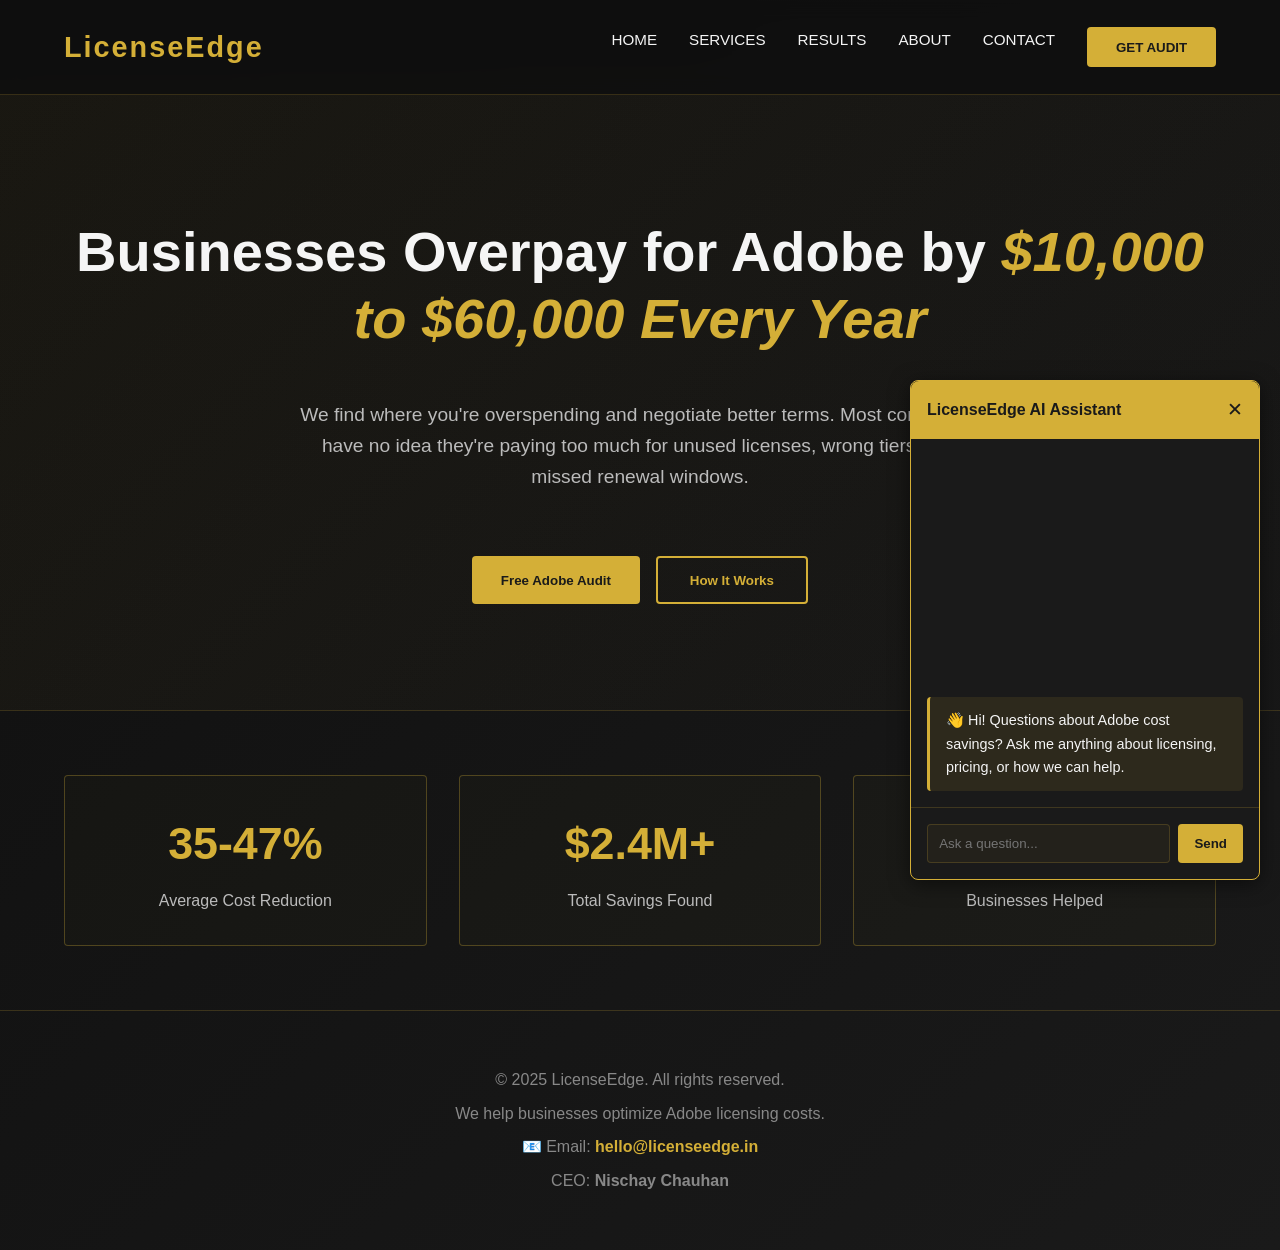
<file: licenseedge_clean.html>
<!DOCTYPE html>
<html lang="en">
<head>
    <meta charset="UTF-8">
    <meta name="viewport" content="width=device-width, initial-scale=1.0">
    <title>LicenseEdge - Adobe Cost Optimization</title>
    <style>
        * {
            margin: 0;
            padding: 0;
            box-sizing: border-box;
        }

        :root {
            --primary: #1a1a1a;
            --secondary: #d4af37;
            --accent: #ffffff;
            --text-light: #f5f5f5;
            --text-dark: #1a1a1a;
            --bg-dark: #0f0f0f;
            --success: #4CAF50;
        }

        body {
            font-family: 'Segoe UI', Tahoma, Geneva, Verdana, sans-serif;
            background: linear-gradient(135deg, #0f0f0f 0%, #1a1a1a 100%);
            color: var(--text-light);
            line-height: 1.6;
            overflow-x: hidden;
        }

        /* Navigation */
        nav {
            position: fixed;
            top: 0;
            left: 0;
            right: 0;
            background: rgba(15, 15, 15, 0.95);
            backdrop-filter: blur(10px);
            padding: 1.5rem 5%;
            display: flex;
            justify-content: space-between;
            align-items: center;
            z-index: 1000;
            border-bottom: 1px solid rgba(212, 175, 55, 0.2);
        }

        .logo {
            font-size: 1.8rem;
            font-weight: 700;
            letter-spacing: 2px;
            color: var(--secondary);
        }

        nav ul {
            display: flex;
            gap: 2rem;
            list-style: none;
        }

        nav a {
            color: var(--text-light);
            text-decoration: none;
            font-size: 0.95rem;
            transition: color 0.3s;
            cursor: pointer;
        }

        nav a:hover {
            color: var(--secondary);
        }

        .cta-button {
            background: var(--secondary);
            color: var(--text-dark);
            padding: 0.8rem 1.8rem;
            border-radius: 4px;
            font-weight: 600;
            cursor: pointer;
            border: none;
            transition: all 0.3s;
        }

        .cta-button:hover {
            background: #e5c158;
            transform: translateY(-2px);
        }

        /* Hero Section */
        .hero {
            margin-top: 80px;
            padding: 8rem 5% 6rem;
            text-align: center;
            min-height: 70vh;
            display: flex;
            flex-direction: column;
            justify-content: center;
            background: linear-gradient(135deg, rgba(212, 175, 55, 0.05) 0%, transparent 100%);
        }

        .hero h1 {
            font-size: 3.5rem;
            font-weight: 700;
            margin-bottom: 1rem;
            line-height: 1.2;
        }

        .hero .highlight {
            color: var(--secondary);
            font-style: italic;
        }

        .hero p {
            font-size: 1.2rem;
            max-width: 700px;
            margin: 2rem auto;
            color: #bbb;
        }

        .hero-buttons {
            display: flex;
            gap: 1rem;
            justify-content: center;
            margin-top: 2rem;
        }

        .button-secondary {
            background: transparent;
            border: 2px solid var(--secondary);
            color: var(--secondary);
            padding: 0.9rem 2rem;
            border-radius: 4px;
            cursor: pointer;
            font-weight: 600;
            transition: all 0.3s;
        }

        .button-secondary:hover {
            background: var(--secondary);
            color: var(--text-dark);
        }

        /* Stats Section */
        .stats {
            padding: 4rem 5%;
            display: grid;
            grid-template-columns: repeat(auto-fit, minmax(250px, 1fr));
            gap: 2rem;
            text-align: center;
            border-top: 1px solid rgba(212, 175, 55, 0.2);
        }

        .stat-card {
            padding: 2rem;
            border: 1px solid rgba(212, 175, 55, 0.3);
            background: rgba(212, 175, 55, 0.02);
            border-radius: 4px;
        }

        .stat-number {
            font-size: 2.8rem;
            font-weight: 700;
            color: var(--secondary);
            margin-bottom: 0.5rem;
        }

        .stat-label {
            font-size: 1rem;
            color: #bbb;
        }

        /* Services Section */
        .services {
            padding: 6rem 5%;
            background: rgba(212, 175, 55, 0.03);
        }

        .services h2 {
            font-size: 2.5rem;
            margin-bottom: 3rem;
            text-align: center;
        }

        .services-grid {
            display: grid;
            grid-template-columns: repeat(auto-fit, minmax(300px, 1fr));
            gap: 2rem;
        }

        .service-card {
            padding: 2.5rem;
            background: linear-gradient(135deg, rgba(212, 175, 55, 0.1) 0%, rgba(212, 175, 55, 0.02) 100%);
            border: 1px solid rgba(212, 175, 55, 0.3);
            border-radius: 4px;
        }

        .service-card h3 {
            font-size: 1.5rem;
            margin-bottom: 1rem;
            color: var(--secondary);
        }

        .service-card p {
            color: #bbb;
            line-height: 1.8;
        }

        /* Results Section */
        .results {
            padding: 6rem 5%;
            text-align: center;
        }

        .results h2 {
            font-size: 2.5rem;
            margin-bottom: 3rem;
        }

        .result-item {
            margin-bottom: 2rem;
            padding: 1.5rem;
            border-left: 3px solid var(--secondary);
            background: rgba(212, 175, 55, 0.05);
        }

        .result-amount {
            font-size: 2rem;
            color: var(--secondary);
            font-weight: 700;
            margin-bottom: 0.5rem;
        }

        .result-description {
            color: #bbb;
        }

        /* CTA Section */
        .cta-section {
            padding: 6rem 5%;
            background: linear-gradient(135deg, var(--secondary) 0%, #c9a227 100%);
            color: var(--text-dark);
            text-align: center;
        }

        .cta-section h2 {
            font-size: 2.5rem;
            margin-bottom: 1rem;
        }

        .cta-section p {
            font-size: 1.2rem;
            margin-bottom: 2rem;
            opacity: 0.9;
        }

        .cta-dark {
            background: var(--text-dark);
            color: var(--secondary);
        }

        .cta-dark:hover {
            background: #333;
        }

        /* Contact Section */
        .contact {
            padding: 6rem 5%;
            max-width: 600px;
            margin: 0 auto;
        }

        .contact h2 {
            font-size: 2rem;
            margin-bottom: 2rem;
            text-align: center;
        }

        .form-group {
            margin-bottom: 1.5rem;
        }

        .form-group label {
            display: block;
            margin-bottom: 0.5rem;
            font-weight: 600;
            color: var(--secondary);
        }

        .form-group input,
        .form-group textarea {
            width: 100%;
            padding: 1rem;
            background: rgba(212, 175, 55, 0.05);
            border: 1px solid rgba(212, 175, 55, 0.3);
            color: var(--text-light);
            border-radius: 4px;
            font-family: inherit;
            font-size: 1rem;
        }

        .form-group textarea {
            resize: vertical;
            min-height: 120px;
        }

        .form-group input:focus,
        .form-group textarea:focus {
            outline: none;
            border-color: var(--secondary);
            background: rgba(212, 175, 55, 0.1);
        }

        .form-submit {
            width: 100%;
            padding: 1rem;
            background: var(--secondary);
            color: var(--text-dark);
            border: none;
            border-radius: 4px;
            font-weight: 600;
            font-size: 1rem;
            cursor: pointer;
            transition: all 0.3s;
        }

        .form-submit:hover {
            background: #e5c158;
            transform: translateY(-2px);
        }

        .form-submit:disabled {
            opacity: 0.5;
            cursor: not-allowed;
        }

        /* Footer */
        footer {
            padding: 3rem 5%;
            text-align: center;
            border-top: 1px solid rgba(212, 175, 55, 0.2);
            color: #888;
        }

        footer p {
            margin: 0.5rem 0;
        }

        /* Page Transitions */
        .page {
            display: none;
            animation: fadeIn 0.3s ease-in;
        }

        .page.active {
            display: block;
        }

        @keyframes fadeIn {
            from {
                opacity: 0;
            }
            to {
                opacity: 1;
            }
        }

        /* Responsive */
        @media (max-width: 768px) {
            nav {
                flex-direction: column;
                gap: 1rem;
            }

            nav ul {
                flex-wrap: wrap;
                gap: 1rem;
            }

            .hero h1 {
                font-size: 2rem;
            }

            .hero-buttons {
                flex-direction: column;
            }

            .services-grid {
                grid-template-columns: 1fr;
            }
        }

        /* Chat Widget */
        .chat-widget {
            position: fixed;
            bottom: 20px;
            right: 20px;
            width: 350px;
            height: 500px;
            background: var(--primary);
            border: 1px solid var(--secondary);
            border-radius: 8px;
            box-shadow: 0 4px 20px rgba(0, 0, 0, 0.5);
            display: flex;
            flex-direction: column;
            z-index: 999;
        }

        .chat-header {
            background: var(--secondary);
            color: var(--text-dark);
            padding: 1rem;
            font-weight: 600;
            border-radius: 8px 8px 0 0;
            display: flex;
            justify-content: space-between;
            align-items: center;
        }

        .chat-body {
            flex: 1;
            overflow-y: auto;
            padding: 1rem;
            display: flex;
            flex-direction: column;
            gap: 1rem;
        }

        .chat-message {
            padding: 0.75rem 1rem;
            background: rgba(212, 175, 55, 0.1);
            border-radius: 4px;
            border-left: 3px solid var(--secondary);
            font-size: 0.9rem;
        }

        .chat-input-area {
            padding: 1rem;
            border-top: 1px solid rgba(212, 175, 55, 0.2);
            display: flex;
            gap: 0.5rem;
        }

        .chat-input-area input {
            flex: 1;
            padding: 0.7rem;
            background: rgba(212, 175, 55, 0.05);
            border: 1px solid rgba(212, 175, 55, 0.2);
            color: var(--text-light);
            border-radius: 4px;
        }

        .chat-input-area button {
            padding: 0.7rem 1rem;
            background: var(--secondary);
            color: var(--text-dark);
            border: none;
            border-radius: 4px;
            cursor: pointer;
            font-weight: 600;
        }

        .chat-close {
            background: none;
            border: none;
            color: var(--text-dark);
            cursor: pointer;
            font-size: 1.2rem;
        }
    </style>
</head>
<body>
    <!-- Navigation -->
    <nav>
        <div class="logo">LicenseEdge</div>
        <ul>
            <li><a onclick="showPage('home')">HOME</a></li>
            <li><a onclick="showPage('services')">SERVICES</a></li>
            <li><a onclick="showPage('results')">RESULTS</a></li>
            <li><a onclick="showPage('about')">ABOUT</a></li>
            <li><a onclick="showPage('contact')">CONTACT</a></li>
            <li><button class="cta-button" onclick="showPage('contact')">GET AUDIT</button></li>
        </ul>
    </nav>

    <!-- HOME PAGE -->
    <div id="home" class="page active">
        <!-- Hero -->
        <section class="hero">
            <h1>Businesses Overpay for Adobe by <span class="highlight">$10,000 to $60,000 Every Year</span></h1>
            <p>We find where you're overspending and negotiate better terms. Most companies have no idea they're paying too much for unused licenses, wrong tiers, and missed renewal windows.</p>
            <div class="hero-buttons">
                <button class="cta-button" onclick="showPage('contact')">Free Adobe Audit</button>
                <button class="button-secondary" onclick="showPage('services')">How It Works</button>
            </div>
        </section>

        <!-- Stats -->
        <section class="stats">
            <div class="stat-card">
                <div class="stat-number">35-47%</div>
                <div class="stat-label">Average Cost Reduction</div>
            </div>
            <div class="stat-card">
                <div class="stat-number">$2.4M+</div>
                <div class="stat-label">Total Savings Found</div>
            </div>
            <div class="stat-card">
                <div class="stat-number">200+</div>
                <div class="stat-label">Businesses Helped</div>
            </div>
        </section>
    </div>

    <!-- SERVICES PAGE -->
    <div id="services" class="page">
        <section class="services">
            <h2>What We Do</h2>
            <div class="services-grid">
                <div class="service-card">
                    <h3>📊 Licensing Audit</h3>
                    <p>We analyze your Adobe spend, identify unused licenses, wrong tier assignments, and missed negotiation opportunities. Takes 20 minutes.</p>
                </div>
                <div class="service-card">
                    <h3>💰 Cost Optimization</h3>
                    <p>We negotiate better pricing with Adobe, consolidate contracts, and recommend the right product mix for your team size and actual usage.</p>
                </div>
                <div class="service-card">
                    <h3>⚙️ Workflow Automation</h3>
                    <p>We build document workflows and automation that eliminate operational inefficiency using tools you already pay for.</p>
                </div>
            </div>

            <!-- Pricing Model -->
            <div style="margin-top: 4rem; text-align: center; padding: 2rem; background: rgba(212, 175, 55, 0.05); border-radius: 4px;">
                <h3 style="font-size: 1.8rem; margin-bottom: 1rem;">Our Simple Pricing Model</h3>
                <p style="font-size: 1.2rem; color: #bbb;">We only charge <strong style="color: var(--secondary);">20% of what we save you.</strong></p>
                <p style="color: #888; margin-top: 0.5rem;">No savings found? You pay nothing.</p>
            </div>
        </section>
    </div>

    <!-- RESULTS PAGE -->
    <div id="results" class="page">
        <section class="results">
            <h2>Real Results from Real Companies</h2>

            <div class="result-item">
                <div class="result-amount">$28,500 Saved</div>
                <div class="result-description">Mid-sized design agency (50 seats) was paying full price for Creative Cloud Pro — we found they needed cheaper tiers for support staff, eliminated 12 unused licenses, and negotiated 3-year commitment pricing.</div>
            </div>

            <div class="result-item">
                <div class="result-amount">$15,300 Saved</div>
                <div class="result-description">Marketing agency (25 seats) had no idea they qualified for better pricing through Adobe's VAR program. We also consolidated 3 separate contracts into 1, reducing admin overhead.</div>
            </div>

            <div class="result-item">
                <div class="result-amount">$42,000 Saved</div>
                <div class="result-description">Video production company (40 seats) was assigned premium licenses they never used. We right-sized the stack, saved on Document Cloud, and set up multi-year renewal discounts.</div>
            </div>

            <div class="result-item">
                <div class="result-amount">$8,900 Saved</div>
                <div class="result-description">Branding studio (12 seats) didn't realize they qualified for education/nonprofit pricing. We verified eligibility and recovered 18 months of overcharges.</div>
            </div>

            <div style="margin-top: 3rem; padding: 2rem; background: rgba(212, 175, 55, 0.1); border-radius: 4px;">
                <p style="font-size: 1.2rem;">👉 <strong>The pattern?</strong> Most companies are leaving thousands on the table.</p>
                <p style="color: #bbb; margin-top: 1rem;">A free audit takes 20 minutes and costs you nothing. If we don't find savings, you're still fine. If we do, you pay only 20% of what you save.</p>
            </div>
        </section>
    </div>

    <!-- ABOUT US PAGE -->
    <div id="about" class="page">
        <section style="padding: 6rem 5%; max-width: 1000px; margin: 0 auto;">
            <h2 style="font-size: 2.5rem; margin-bottom: 3rem; text-align: center;">Our Mission</h2>

            <!-- CEO Section -->
            <div style="display: grid; grid-template-columns: 1fr 1fr; gap: 3rem; align-items: center; margin-bottom: 4rem;">
                <div style="text-align: center;">
                    <img src="data:image/svg+xml,%3Csvg xmlns='http://www.w3.org/2000/svg' width='200' height='200' viewBox='0 0 200 200'%3E%3Crect fill='%23d4af37' opacity='0.1' width='200' height='200'/%3E%3Ccircle cx='100' cy='70' r='35' fill='%23d4af37' opacity='0.3'/%3E%3Crect x='60' y='120' width='80' height='60' fill='%23d4af37' opacity='0.3'/%3E%3C/svg%3E" alt="Nischay Chauhan" style="width: 200px; height: 200px; border: 2px solid var(--secondary); border-radius: 8px; margin: 0 auto 1.5rem; object-fit: cover;">
                    <h3 style="font-size: 1.5rem; color: var(--secondary); margin-bottom: 0.5rem;">Nischay Chauhan</h3>
                    <p style="color: #888; margin-bottom: 1.5rem;">Founder & CEO</p>
                    <div style="display: flex; flex-direction: column; gap: 1rem; margin-top: 1.5rem;">
                        <a href="mailto:hello@licenseedge.in" style="color: var(--secondary); text-decoration: none; font-weight: 600; border: 1px solid var(--secondary); padding: 0.7rem 1.2rem; border-radius: 4px; transition: all 0.3s;" onmouseover="this.style.background='rgba(212, 175, 55, 0.1)'" onmouseout="this.style.background='transparent'">
                            📧 hello@licenseedge.in
                        </a>
                    </div>
                </div>

                <div>
                    <h3 style="font-size: 1.8rem; color: var(--secondary); margin-bottom: 1.5rem;">Building Solutions, Not Excuses</h3>
                    
                    <p style="color: #ccc; margin-bottom: 1rem; line-height: 1.8;">
                        We started LicenseEdge because we watched too many businesses lose thousands every year to Adobe overpricing. Not because they were reckless — because they didn't know where to look.
                    </p>

                    <p style="color: #ccc; margin-bottom: 1rem; line-height: 1.8;">
                        Most Adobe procurement advice comes from resellers with a vested interest in keeping prices high. Independent, honest guidance? Rare. That's the gap we're filling.
                    </p>

                    <p style="color: #ccc; margin-bottom: 1rem; line-height: 1.8;">
                        Our mission is simple: <strong style="color: var(--secondary);">Help every business understand exactly what they're paying for Adobe and negotiate the best possible deal.</strong>
                    </p>

                    <p style="color: #ccc; line-height: 1.8;">
                        We don't get paid unless we find real savings. That means we only win when you win.
                    </p>
                </div>
            </div>

            <!-- Vision Statement -->
            <div style="background: linear-gradient(135deg, rgba(212, 175, 55, 0.1) 0%, rgba(212, 175, 55, 0.02) 100%); border: 1px solid rgba(212, 175, 55, 0.3); border-radius: 8px; padding: 3rem; text-align: center;">
                <h3 style="font-size: 1.8rem; color: var(--secondary); margin-bottom: 1.5rem;">Our Vision</h3>
                <p style="font-size: 1.1rem; color: #ccc; line-height: 1.8;">
                    A world where businesses confidently own their software spending decisions. Where overpaying isn't an accident, it's a choice. And where the choice is always to pay fair prices for the tools that matter.
                </p>
            </div>

            <!-- Core Values -->
            <div style="margin-top: 3rem;">
                <h3 style="font-size: 1.8rem; color: var(--secondary); margin-bottom: 2rem; text-align: center;">How We Work</h3>
                <div style="display: grid; grid-template-columns: repeat(auto-fit, minmax(250px, 1fr)); gap: 2rem;">
                    <div style="padding: 2rem; background: rgba(212, 175, 55, 0.05); border-left: 3px solid var(--secondary); border-radius: 4px;">
                        <h4 style="color: var(--secondary); margin-bottom: 0.8rem;">🎯 Results-Only Pricing</h4>
                        <p style="color: #bbb;">We succeed when you save money. We only charge 20% of your savings. Zero savings = zero fee.</p>
                    </div>

                    <div style="padding: 2rem; background: rgba(212, 175, 55, 0.05); border-left: 3px solid var(--secondary); border-radius: 4px;">
                        <h4 style="color: var(--secondary); margin-bottom: 0.8rem;">🔍 Complete Transparency</h4>
                        <p style="color: #bbb;">We show you exactly where you're overspending, what we're negotiating, and why. No black boxes. No surprises.</p>
                    </div>

                    <div style="padding: 2rem; background: rgba(212, 175, 55, 0.05); border-left: 3px solid var(--secondary); border-radius: 4px;">
                        <h4 style="color: var(--secondary); margin-bottom: 0.8rem;">⚡ Fast & Efficient</h4>
                        <p style="color: #bbb;">Your free audit takes 20 minutes. We handle the negotiation. You get the savings. No lengthy consultants. No months of waiting.</p>
                    </div>

                    <div style="padding: 2rem; background: rgba(212, 175, 55, 0.05); border-left: 3px solid var(--secondary); border-radius: 4px;">
                        <h4 style="color: var(--secondary); margin-bottom: 0.8rem;">🌍 Global Reach</h4>
                        <p style="color: #bbb;">We help businesses in the US, UK, Australia, and New Zealand optimize Adobe spend — wherever they are.</p>
                    </div>

                    <div style="padding: 2rem; background: rgba(212, 175, 55, 0.05); border-left: 3px solid var(--secondary); border-radius: 4px;">
                        <h4 style="color: var(--secondary); margin-bottom: 0.8rem;">📊 Data-Driven Approach</h4>
                        <p style="color: #bbb;">We use real pricing data, renewal benchmarks, and industry standards — not guesses — to find your savings.</p>
                    </div>

                    <div style="padding: 2rem; background: rgba(212, 175, 55, 0.05); border-left: 3px solid var(--secondary); border-radius: 4px;">
                        <h4 style="color: var(--secondary); margin-bottom: 0.8rem;">🤝 Your Success is Ours</h4>
                        <p style="color: #bbb;">We don't benefit from hiding information or pushing unnecessary features. Your best deal is our best deal.</p>
                    </div>
                </div>
            </div>

            <!-- CTA -->
            <div style="margin-top: 4rem; padding: 2rem; background: rgba(212, 175, 55, 0.1); border-radius: 8px; text-align: center;">
                <p style="font-size: 1.1rem; color: #ccc; margin-bottom: 1.5rem;">Ready to see how much you could save?</p>
                <button class="cta-button" onclick="showPage('contact')" style="padding: 1rem 2.5rem; font-size: 1rem;">Get Your Free Audit Today</button>
            </div>
        </section>
    </div>

    <!-- CONTACT PAGE -->
    <div id="contact" class="page">
        <section class="contact">
            <h2>Get Your Free Adobe Audit</h2>
            <p style="text-align: center; color: #bbb; margin-bottom: 2rem;">No obligation. Takes 20 minutes. We'll review your Adobe spend and show you exactly where the savings are.</p>

            <form id="contactForm" onsubmit="handleFormSubmit(event)">
                <div class="form-group">
                    <label>Company Name *</label>
                    <input type="text" name="company" required>
                </div>

                <div class="form-group">
                    <label>Your Name *</label>
                    <input type="text" name="name" required>
                </div>

                <div class="form-group">
                    <label>Email *</label>
                    <input type="email" name="email" required>
                </div>

                <div class="form-group">
                    <label>Phone</label>
                    <input type="tel" name="phone">
                </div>

                <div class="form-group">
                    <label>How many Adobe licenses do you currently use?</label>
                    <input type="number" name="licenses" min="1">
                </div>

                <div class="form-group">
                    <label>Annual Adobe Spend (if known)</label>
                    <input type="text" name="spend" placeholder="e.g., $25,000">
                </div>

                <div class="form-group">
                    <label>Message</label>
                    <textarea name="message" placeholder="Any additional details..."></textarea>
                </div>

                <button type="submit" class="form-submit">Request Free Audit</button>
            </form>

            <div id="formMessage" style="margin-top: 1rem; text-align: center; display: none; padding: 1rem; background: rgba(76, 175, 80, 0.1); border-radius: 4px; color: var(--success);">
                ✓ Audit request received! We'll contact you within 24 hours.
            </div>
        </section>
    </div>

    <!-- Chat Widget -->
    <div class="chat-widget">
        <div class="chat-header">
            <span>LicenseEdge AI Assistant</span>
            <button class="chat-close" onclick="toggleChat()">✕</button>
        </div>
        <div class="chat-body" id="chatBody">
            <div class="chat-message" style="margin-top: auto;">
                👋 Hi! Questions about Adobe cost savings? Ask me anything about licensing, pricing, or how we can help.
            </div>
        </div>
        <div class="chat-input-area">
            <input type="text" id="chatInput" placeholder="Ask a question..." onkeypress="if(event.key==='Enter') sendChatMessage()">
            <button onclick="sendChatMessage()">Send</button>
        </div>
    </div>

    <footer>
        <p>&copy; 2025 LicenseEdge. All rights reserved.</p>
        <p>We help businesses optimize Adobe licensing costs.</p>
        <p>📧 Email: <strong><a href="mailto:hello@licenseedge.in" style="color: var(--secondary); text-decoration: none;">hello@licenseedge.in</a></strong></p>
        <p>CEO: <strong>Nischay Chauhan</strong></p>
    </footer>

    <script>
        // Page Navigation
        function showPage(pageId) {
            document.querySelectorAll('.page').forEach(page => {
                page.classList.remove('active');
            });
            document.getElementById(pageId).classList.add('active');
            window.scrollTo(0, 0);
        }

        // Form Submission with Formspree
        async function handleFormSubmit(event) {
            event.preventDefault();
            const form = event.target;
            const submitButton = form.querySelector('.form-submit');
            
            submitButton.disabled = true;
            submitButton.textContent = 'Sending...';

            const formData = new FormData(form);

            try {
                const response = await fetch('https://formspree.io/f/xqeybnjv', {
                    method: 'POST',
                    body: formData,
                    headers: {
                        'Accept': 'application/json'
                    }
                });

                if (response.ok) {
                    form.style.display = 'none';
                    document.getElementById('formMessage').style.display = 'block';
                } else {
                    alert('Error submitting form. Please try again.');
                    submitButton.disabled = false;
                    submitButton.textContent = 'Request Free Audit';
                }
            } catch (error) {
                alert('Error: ' + error.message);
                submitButton.disabled = false;
                submitButton.textContent = 'Request Free Audit';
            }
        }

        // Chat Widget (Groq API Integration)
        const GROQ_API_KEY = 'gsk_YourGroqKeyHere'; // Replace with actual Groq key

        async function sendChatMessage() {
            const input = document.getElementById('chatInput');
            const message = input.value.trim();

            if (!message) return;

            // Add user message to chat
            const chatBody = document.getElementById('chatBody');
            const userMsg = document.createElement('div');
            userMsg.className = 'chat-message';
            userMsg.style.background = 'rgba(212, 175, 55, 0.2)';
            userMsg.style.borderLeft = '3px solid var(--secondary)';
            userMsg.textContent = message;
            chatBody.appendChild(userMsg);

            input.value = '';
            chatBody.scrollTop = chatBody.scrollHeight;

            // Get AI response
            try {
                const response = await fetch('https://api.groq.com/openai/v1/chat/completions', {
                    method: 'POST',
                    headers: {
                        'Authorization': `Bearer ${GROQ_API_KEY}`,
                        'Content-Type': 'application/json'
                    },
                    body: JSON.stringify({
                        model: 'mixtral-8x7b-32768',
                        messages: [{
                            role: 'user',
                            content: `You are an Adobe licensing advisor for LicenseEdge. Answer this question about Adobe costs, licensing, or savings: ${message}. Keep response under 100 words. If irrelevant to Adobe/licensing, politely redirect.`
                        }],
                        max_tokens: 300
                    })
                });

                const data = await response.json();
                const aiMessage = document.createElement('div');
                aiMessage.className = 'chat-message';
                aiMessage.textContent = data.choices[0].message.content;
                chatBody.appendChild(aiMessage);
                chatBody.scrollTop = chatBody.scrollHeight;
            } catch (error) {
                const errorMsg = document.createElement('div');
                errorMsg.className = 'chat-message';
                errorMsg.style.borderLeftColor = '#ff6b6b';
                errorMsg.textContent = 'Having trouble connecting. Please reach out via the contact form above.';
                chatBody.appendChild(errorMsg);
            }
        }

        function toggleChat() {
            document.querySelector('.chat-widget').style.display = 
                document.querySelector('.chat-widget').style.display === 'none' ? 'flex' : 'none';
        }
    </script>
</body>
</html>
</file>
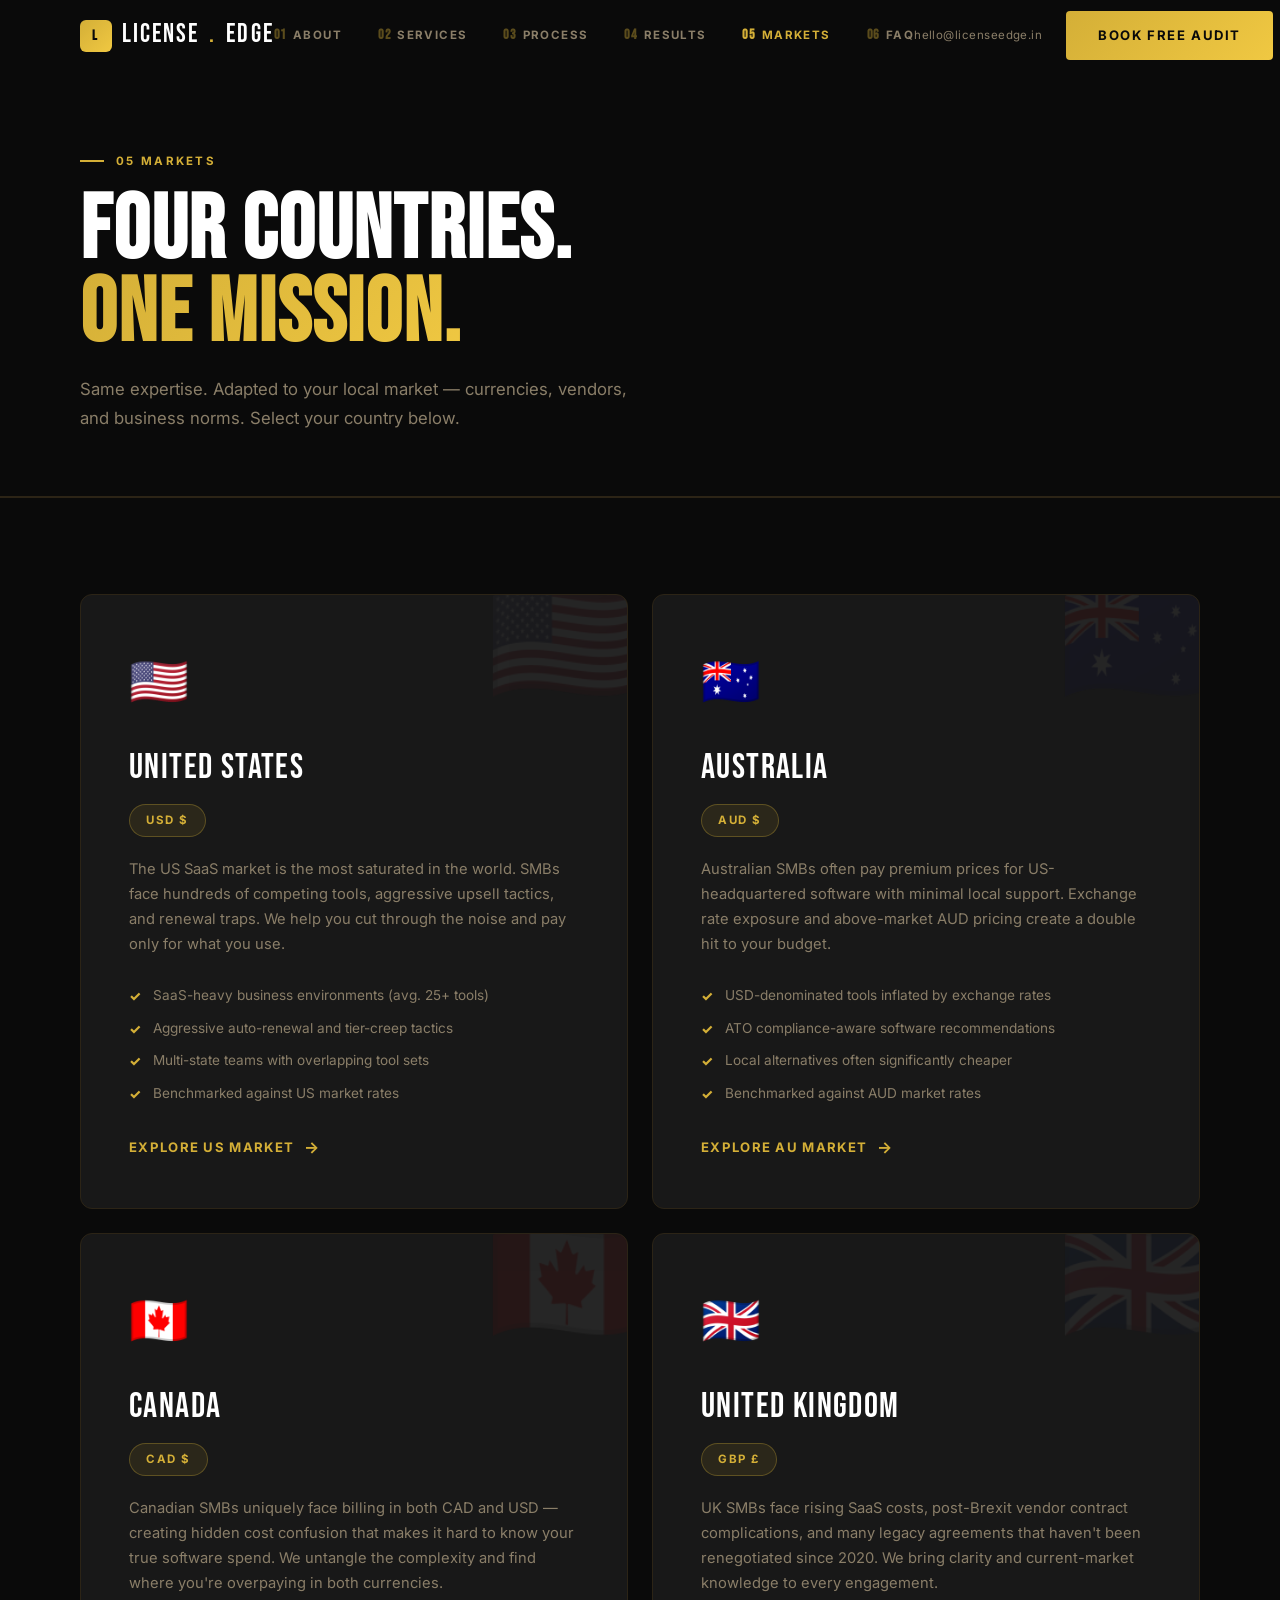
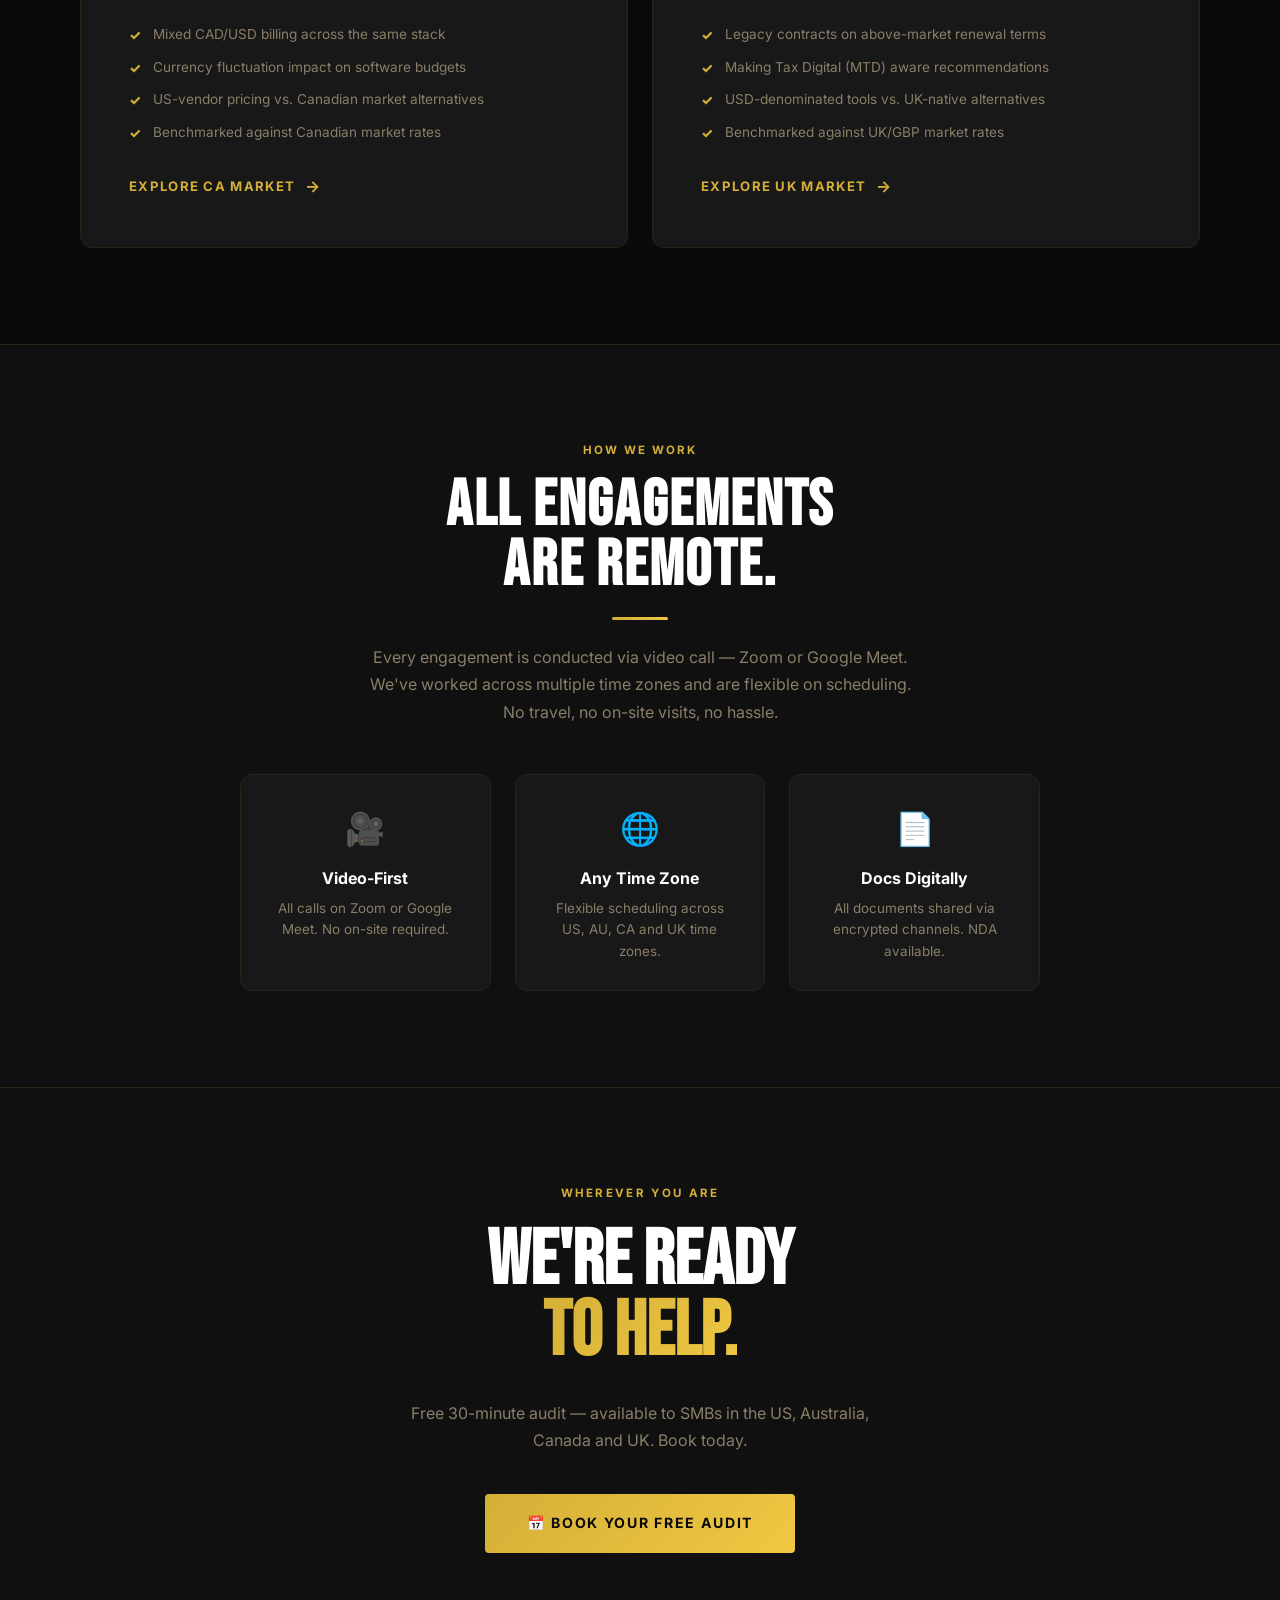
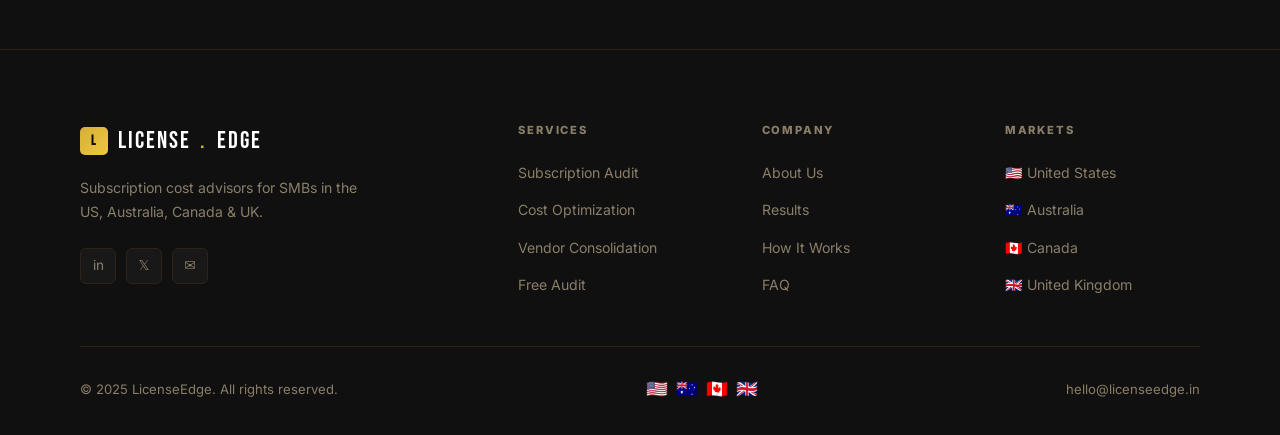
<file: markets.html>
<!DOCTYPE html>
<html lang="en">
<head>
  <meta charset="UTF-8"/><meta name="viewport" content="width=device-width, initial-scale=1.0"/>
  <link rel="preconnect" href="https://fonts.googleapis.com">
  <link rel="preconnect" href="https://fonts.gstatic.com" crossorigin>
  <link href="https://fonts.googleapis.com/css2?family=Bebas+Neue&family=Inter:wght@300;400;500;600;700;800&display=swap" rel="stylesheet">
  <meta name="description" content="LicenseEdge serves SMBs in the United States, Australia, Canada and United Kingdom. Click your country for local market insights and how we help."/>
  <title>Markets — LicenseEdge</title>
  <link rel="stylesheet" href="style.css"/>
</head>
<body>
<nav id="nav">
  <div class="nav-inner">
    <a href="index.html" class="nav-logo"><div class="nav-logo-mark">L</div>LICENSE<span class="dot">.</span>EDGE</a>
    <ul class="nav-links">
      <li><a href="about.html"><span class="num">01</span> About</a></li>
      <li><a href="services.html"><span class="num">02</span> Services</a></li>
      <li><a href="how-it-works.html"><span class="num">03</span> Process</a></li>
      <li><a href="results.html"><span class="num">04</span> Results</a></li>
      <li><a href="markets.html" class="active"><span class="num">05</span> Markets</a></li>
      <li><a href="faq.html"><span class="num">06</span> FAQ</a></li>
    </ul>
    <span class="nav-email">hello@licenseedge.in</span>
    <a href="contact.html" class="btn btn-gold nav-cta">Book Free Audit</a>
    <button class="hamburger" onclick="toggleMenu()" aria-label="Menu"><span></span><span></span><span></span></button>
  </div>
</nav>
<div class="mobile-menu" id="mobileMenu">
  <a href="about.html" onclick="closeMenu()"><span class="num">01</span> About</a>
  <a href="services.html" onclick="closeMenu()"><span class="num">02</span> Services</a>
  <a href="how-it-works.html" onclick="closeMenu()"><span class="num">03</span> Process</a>
  <a href="results.html" onclick="closeMenu()"><span class="num">04</span> Results</a>
  <a href="markets.html" onclick="closeMenu()"><span class="num">05</span> Markets</a>
  <a href="faq.html" onclick="closeMenu()"><span class="num">06</span> FAQ</a>
  <div class="m-cta"><a href="contact.html" class="btn btn-gold btn-lg" onclick="closeMenu()">Book Free Audit</a></div>
</div>

<div class="page-spacer"></div>
<header class="page-header">
  <div class="container">
    <div class="page-header-super">05 Markets</div>
    <h1 class="reveal">Four Countries.<br/><span class="highlight">One Mission.</span></h1>
    <p class="reveal delay-1">Same expertise. Adapted to your local market — currencies, vendors, and business norms. Select your country below.</p>
  </div>
</header>

<!-- COUNTRY TILES (full, clickable) -->
<section class="section" style="background:var(--bg);border-top:1px solid var(--border);">
  <div class="container">
    <div style="display:grid;grid-template-columns:1fr 1fr;gap:24px;">

      <a href="us.html" class="card reveal" style="display:block;text-decoration:none;padding:48px;position:relative;overflow:hidden;transition:border-color 0.3s,transform 0.3s;">
        <div style="position:absolute;top:-20px;right:-20px;font-size:8rem;opacity:0.06;line-height:1;pointer-events:none;user-select:none;">🇺🇸</div>
        <div style="position:relative;z-index:1;">
          <div style="font-size:3rem;margin-bottom:20px;">🇺🇸</div>
          <div style="font-family:'Bebas Neue',sans-serif;font-size:2.2rem;color:var(--white);letter-spacing:0.04em;margin-bottom:8px;">United States</div>
          <span class="badge" style="margin-bottom:20px;display:inline-block;">USD $</span>
          <p style="font-size:0.92rem;margin-bottom:28px;">The US SaaS market is the most saturated in the world. SMBs face hundreds of competing tools, aggressive upsell tactics, and renewal traps. We help you cut through the noise and pay only for what you use.</p>
          <ul class="feature-list" style="margin-bottom:28px;">
            <li>SaaS-heavy business environments (avg. 25+ tools)</li>
            <li>Aggressive auto-renewal and tier-creep tactics</li>
            <li>Multi-state teams with overlapping tool sets</li>
            <li>Benchmarked against US market rates</li>
          </ul>
          <span class="arrow-link">Explore US Market</span>
        </div>
      </a>

      <a href="australia.html" class="card reveal delay-1" style="display:block;text-decoration:none;padding:48px;position:relative;overflow:hidden;transition:border-color 0.3s,transform 0.3s;">
        <div style="position:absolute;top:-20px;right:-20px;font-size:8rem;opacity:0.06;line-height:1;pointer-events:none;user-select:none;">🇦🇺</div>
        <div style="position:relative;z-index:1;">
          <div style="font-size:3rem;margin-bottom:20px;">🇦🇺</div>
          <div style="font-family:'Bebas Neue',sans-serif;font-size:2.2rem;color:var(--white);letter-spacing:0.04em;margin-bottom:8px;">Australia</div>
          <span class="badge" style="margin-bottom:20px;display:inline-block;">AUD $</span>
          <p style="font-size:0.92rem;margin-bottom:28px;">Australian SMBs often pay premium prices for US-headquartered software with minimal local support. Exchange rate exposure and above-market AUD pricing create a double hit to your budget.</p>
          <ul class="feature-list" style="margin-bottom:28px;">
            <li>USD-denominated tools inflated by exchange rates</li>
            <li>ATO compliance-aware software recommendations</li>
            <li>Local alternatives often significantly cheaper</li>
            <li>Benchmarked against AUD market rates</li>
          </ul>
          <span class="arrow-link">Explore AU Market</span>
        </div>
      </a>

      <a href="canada.html" class="card reveal delay-1" style="display:block;text-decoration:none;padding:48px;position:relative;overflow:hidden;transition:border-color 0.3s,transform 0.3s;">
        <div style="position:absolute;top:-20px;right:-20px;font-size:8rem;opacity:0.06;line-height:1;pointer-events:none;user-select:none;">🇨🇦</div>
        <div style="position:relative;z-index:1;">
          <div style="font-size:3rem;margin-bottom:20px;">🇨🇦</div>
          <div style="font-family:'Bebas Neue',sans-serif;font-size:2.2rem;color:var(--white);letter-spacing:0.04em;margin-bottom:8px;">Canada</div>
          <span class="badge" style="margin-bottom:20px;display:inline-block;">CAD $</span>
          <p style="font-size:0.92rem;margin-bottom:28px;">Canadian SMBs uniquely face billing in both CAD and USD — creating hidden cost confusion that makes it hard to know your true software spend. We untangle the complexity and find where you're overpaying in both currencies.</p>
          <ul class="feature-list" style="margin-bottom:28px;">
            <li>Mixed CAD/USD billing across the same stack</li>
            <li>Currency fluctuation impact on software budgets</li>
            <li>US-vendor pricing vs. Canadian market alternatives</li>
            <li>Benchmarked against Canadian market rates</li>
          </ul>
          <span class="arrow-link">Explore CA Market</span>
        </div>
      </a>

      <a href="uk.html" class="card reveal delay-2" style="display:block;text-decoration:none;padding:48px;position:relative;overflow:hidden;transition:border-color 0.3s,transform 0.3s;">
        <div style="position:absolute;top:-20px;right:-20px;font-size:8rem;opacity:0.06;line-height:1;pointer-events:none;user-select:none;">🇬🇧</div>
        <div style="position:relative;z-index:1;">
          <div style="font-size:3rem;margin-bottom:20px;">🇬🇧</div>
          <div style="font-family:'Bebas Neue',sans-serif;font-size:2.2rem;color:var(--white);letter-spacing:0.04em;margin-bottom:8px;">United Kingdom</div>
          <span class="badge" style="margin-bottom:20px;display:inline-block;">GBP £</span>
          <p style="font-size:0.92rem;margin-bottom:28px;">UK SMBs face rising SaaS costs, post-Brexit vendor contract complications, and many legacy agreements that haven't been renegotiated since 2020. We bring clarity and current-market knowledge to every engagement.</p>
          <ul class="feature-list" style="margin-bottom:28px;">
            <li>Legacy contracts on above-market renewal terms</li>
            <li>Making Tax Digital (MTD) aware recommendations</li>
            <li>USD-denominated tools vs. UK-native alternatives</li>
            <li>Benchmarked against UK/GBP market rates</li>
          </ul>
          <span class="arrow-link">Explore UK Market</span>
        </div>
      </a>

    </div>
  </div>
</section>

<!-- REMOTE ENGAGEMENTS -->
<section class="section" style="background:var(--surface);border-top:1px solid var(--border);">
  <div class="container">
    <div style="max-width:800px;margin:0 auto;text-align:center;">
      <span class="section-super">How We Work</span>
      <h2 class="section-h2" style="margin-bottom:20px;">All Engagements<br/>Are Remote.</h2>
      <div class="gold-line center"></div>
      <p style="max-width:560px;margin:24px auto 48px;font-size:1rem;">Every engagement is conducted via video call — Zoom or Google Meet. We've worked across multiple time zones and are flexible on scheduling. No travel, no on-site visits, no hassle.</p>
      <div class="grid-3">
        <div class="card reveal" style="text-align:center;padding:28px;">
          <div style="font-size:2rem;margin-bottom:12px;">🎥</div>
          <div style="font-weight:700;color:var(--white);margin-bottom:6px;">Video-First</div>
          <div style="font-size:0.84rem;color:var(--muted);">All calls on Zoom or Google Meet. No on-site required.</div>
        </div>
        <div class="card reveal delay-1" style="text-align:center;padding:28px;">
          <div style="font-size:2rem;margin-bottom:12px;">🌐</div>
          <div style="font-weight:700;color:var(--white);margin-bottom:6px;">Any Time Zone</div>
          <div style="font-size:0.84rem;color:var(--muted);">Flexible scheduling across US, AU, CA and UK time zones.</div>
        </div>
        <div class="card reveal delay-2" style="text-align:center;padding:28px;">
          <div style="font-size:2rem;margin-bottom:12px;">📄</div>
          <div style="font-weight:700;color:var(--white);margin-bottom:6px;">Docs Digitally</div>
          <div style="font-size:0.84rem;color:var(--muted);">All documents shared via encrypted channels. NDA available.</div>
        </div>
      </div>
    </div>
  </div>
</section>

<!-- CTA -->
<section class="section cta-fs" style="min-height:auto;padding:96px 0;border-top:1px solid var(--border);">
  <div class="container text-center">
    <span class="cta-fs-super reveal">Wherever You Are</span>
    <h2 class="cta-fs-h2 reveal delay-1" style="font-size:clamp(2.5rem,6vw,5rem);">WE'RE READY<br/><span class="highlight">TO HELP.</span></h2>
    <p class="cta-fs-sub reveal delay-2">Free 30-minute audit — available to SMBs in the US, Australia, Canada and UK. Book today.</p>
    <div class="reveal delay-3"><a href="contact.html" class="btn btn-gold btn-lg">📅 Book Your Free Audit</a></div>
  </div>
</section>

<footer>
  <div class="container">
    <div class="footer-grid">
      <div class="footer-brand">
        <div class="footer-brand-logo"><div class="nav-logo-mark" style="width:28px;height:28px;font-size:0.8rem;border-radius:5px;">L</div>LICENSE<span class="dot">.</span>EDGE</div>
        <p>Subscription cost advisors for SMBs in the US, Australia, Canada &amp; UK.</p>
        <div class="footer-social"><a class="soc-btn" href="#">in</a><a class="soc-btn" href="#">𝕏</a><a class="soc-btn" href="mailto:hello@licenseedge.in">✉</a></div>
      </div>
      <div class="footer-col"><h4>Services</h4><ul><li><a href="services.html">Subscription Audit</a></li><li><a href="services.html">Cost Optimization</a></li><li><a href="services.html">Vendor Consolidation</a></li><li><a href="contact.html">Free Audit</a></li></ul></div>
      <div class="footer-col"><h4>Company</h4><ul><li><a href="about.html">About Us</a></li><li><a href="results.html">Results</a></li><li><a href="how-it-works.html">How It Works</a></li><li><a href="faq.html">FAQ</a></li></ul></div>
      <div class="footer-col"><h4>Markets</h4><ul><li><a href="us.html">🇺🇸 United States</a></li><li><a href="australia.html">🇦🇺 Australia</a></li><li><a href="canada.html">🇨🇦 Canada</a></li><li><a href="uk.html">🇬🇧 United Kingdom</a></li></ul></div>
    </div>
    <div class="footer-bottom">
      <p>© 2025 LicenseEdge. All rights reserved.</p>
      <div class="footer-flags"><span>🇺🇸</span><span>🇦🇺</span><span>🇨🇦</span><span>🇬🇧</span></div>
      <p><a href="mailto:hello@licenseedge.in" style="color:inherit;">hello@licenseedge.in</a></p>
    </div>
  </div>
</footer>
<button id="scroll-top" aria-label="Back to top">↑</button>
<script src="main.js"></script>
</body>
</html>
</file>
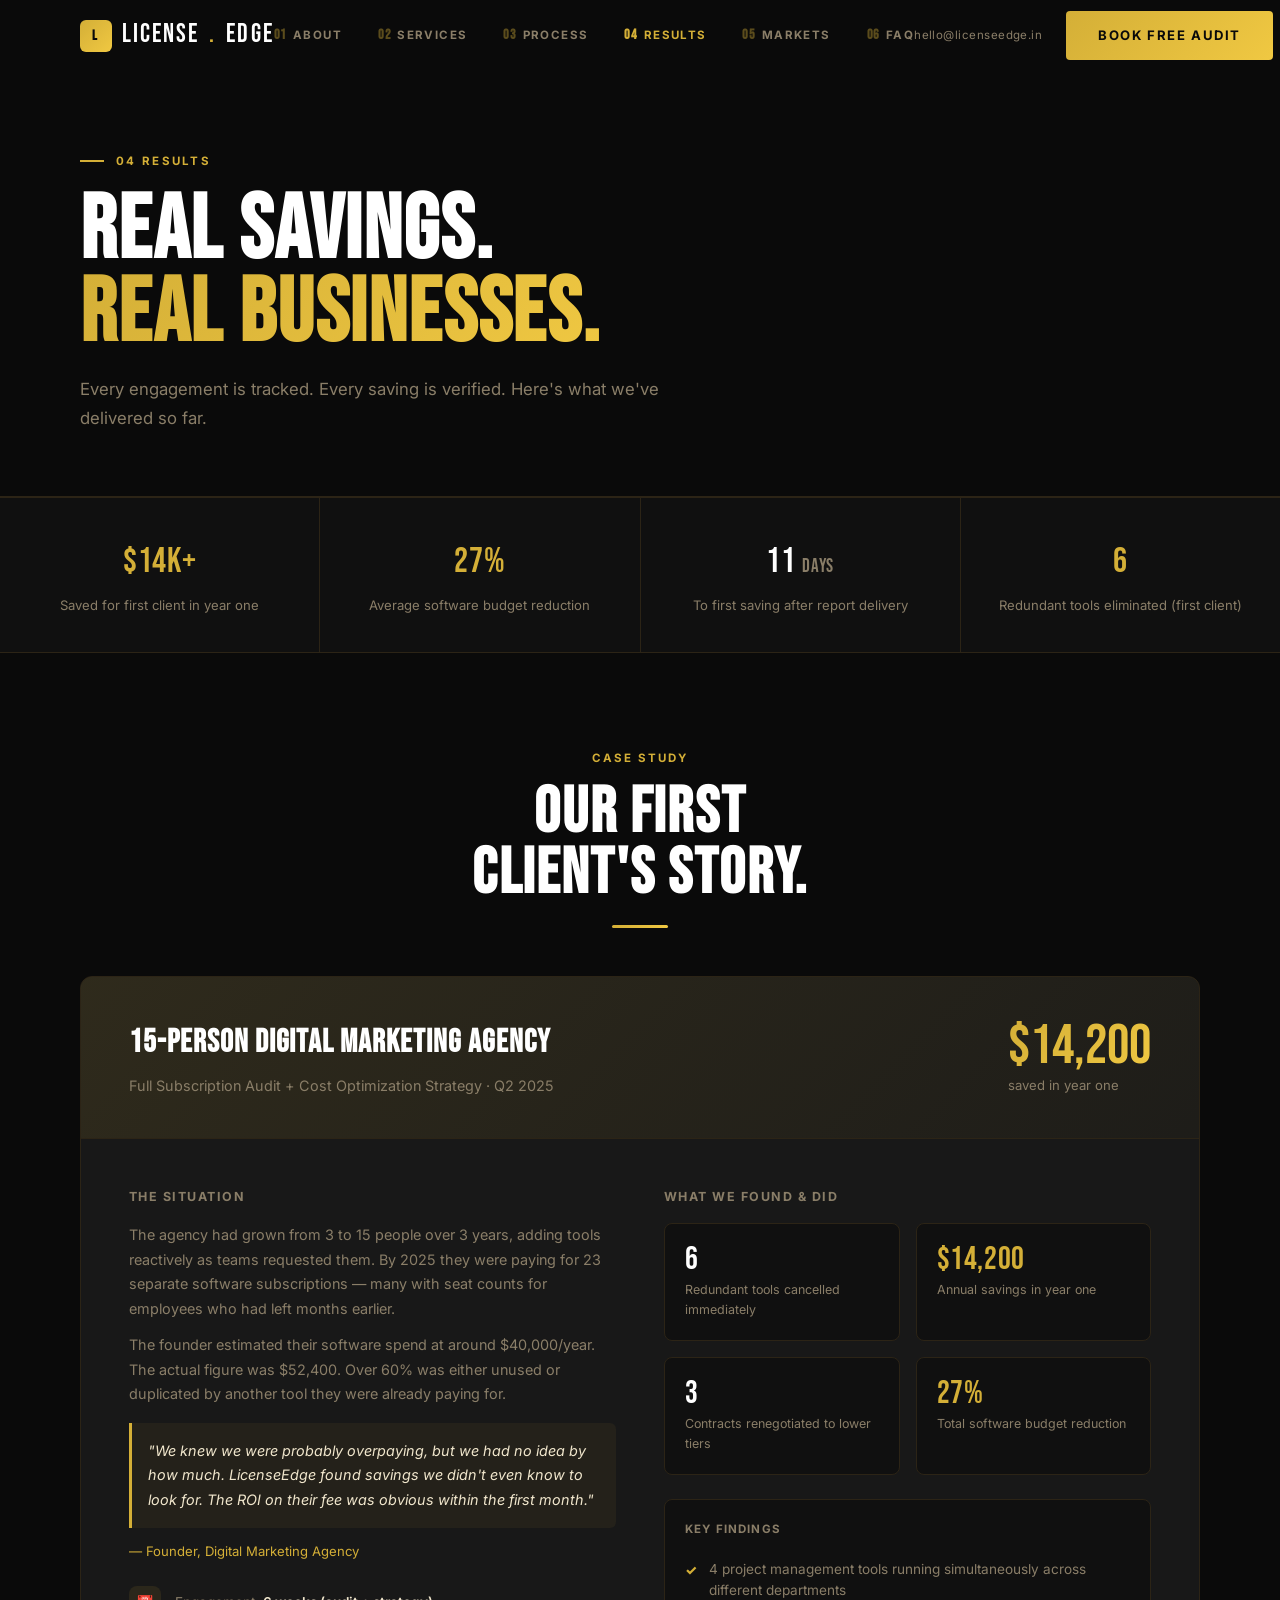
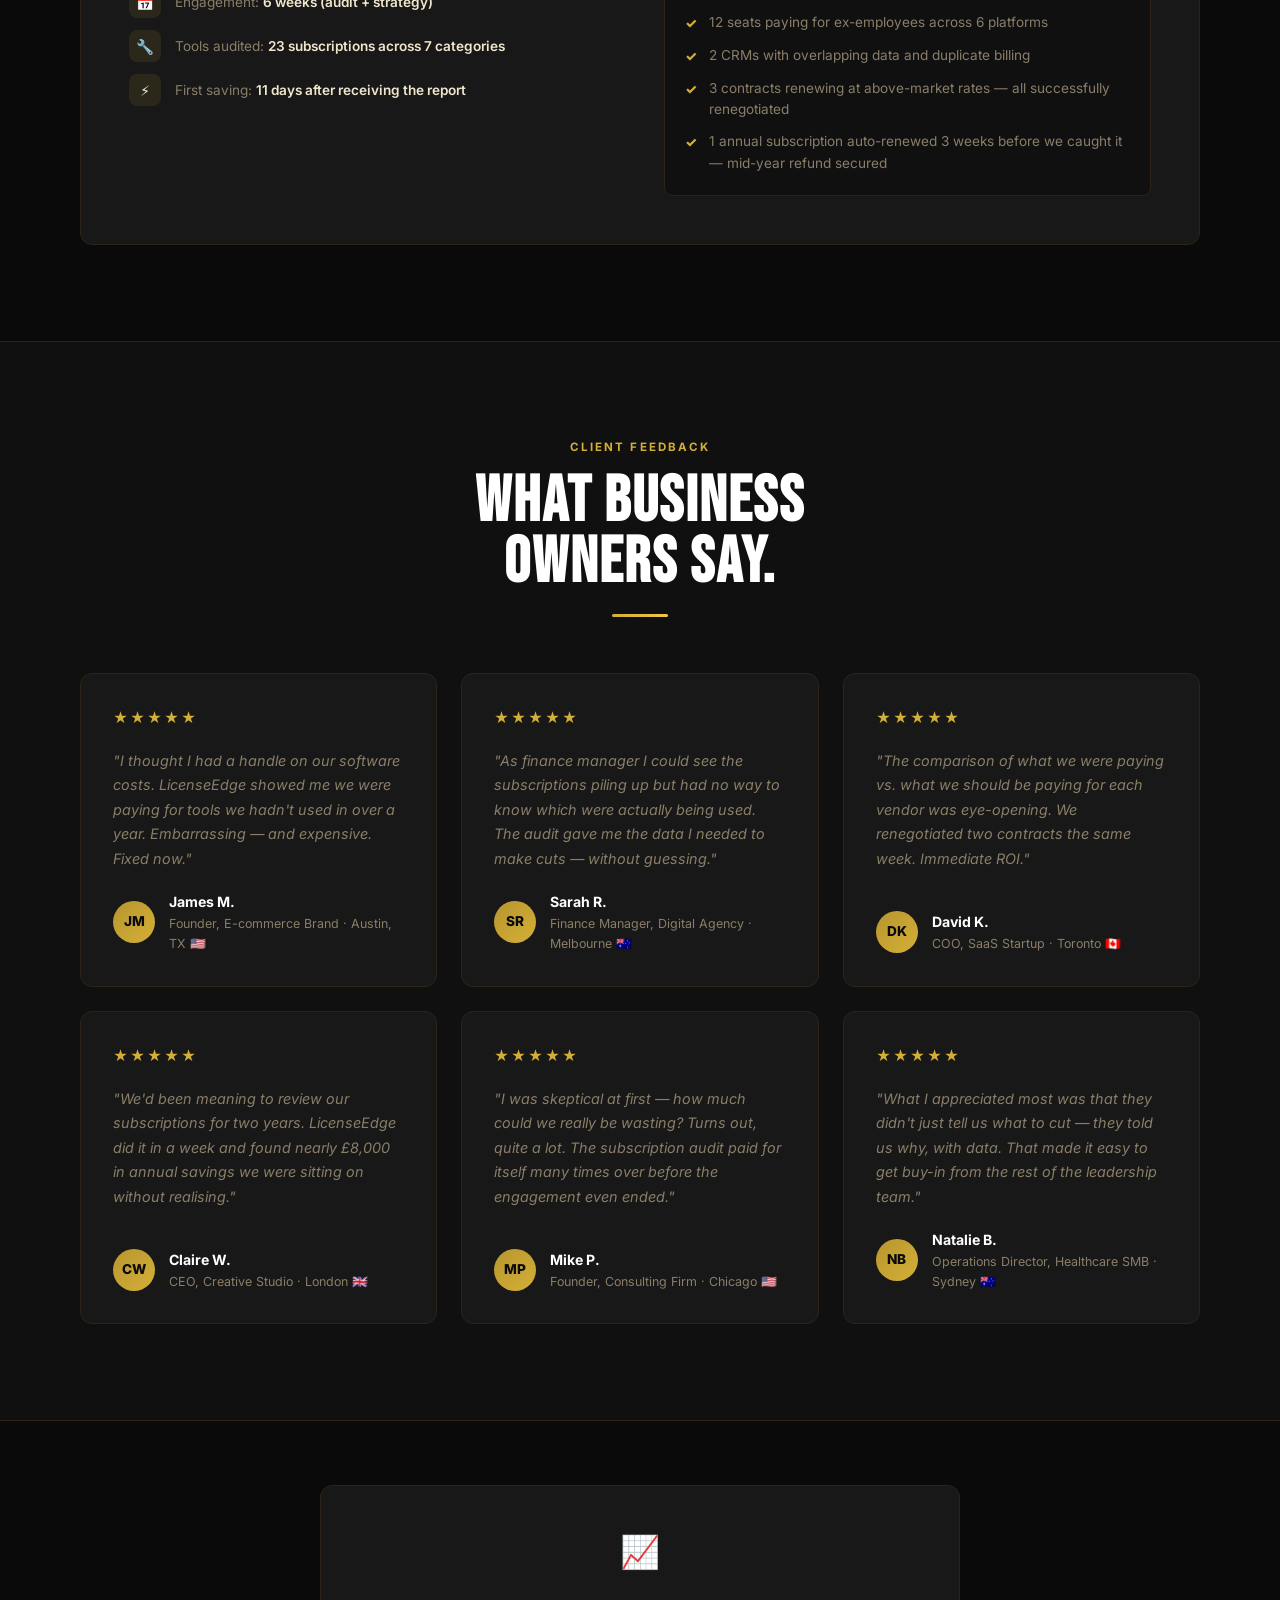
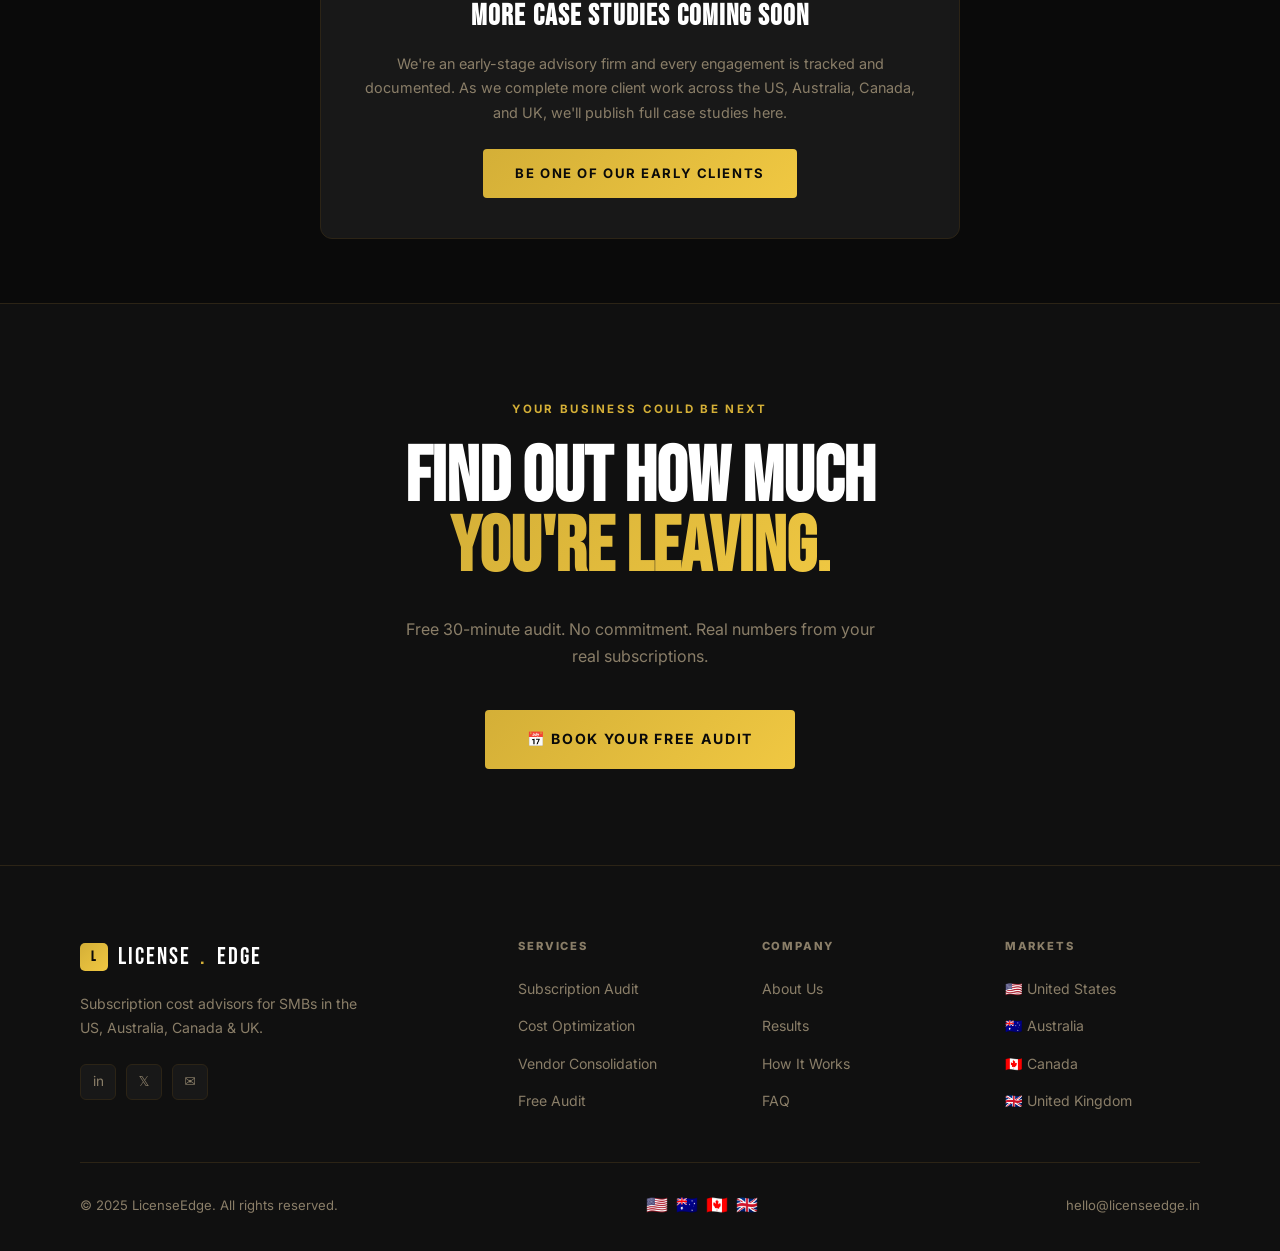
<file: results.html>
<!DOCTYPE html>
<html lang="en">
<head>
  <meta charset="UTF-8"/><meta name="viewport" content="width=device-width, initial-scale=1.0"/>
  <link rel="preconnect" href="https://fonts.googleapis.com">
  <link rel="preconnect" href="https://fonts.gstatic.com" crossorigin>
  <link href="https://fonts.googleapis.com/css2?family=Bebas+Neue&family=Inter:wght@300;400;500;600;700;800&display=swap" rel="stylesheet">
  <meta name="description" content="Real client savings: $14,200 saved in year one for our first client. Case studies and testimonials from SMBs across the US, Australia, Canada & UK."/>
  <title>Results — LicenseEdge</title>
  <link rel="stylesheet" href="style.css"/>
</head>
<body>
<nav id="nav">
  <div class="nav-inner">
    <a href="index.html" class="nav-logo"><div class="nav-logo-mark">L</div>LICENSE<span class="dot">.</span>EDGE</a>
    <ul class="nav-links">
      <li><a href="about.html"><span class="num">01</span> About</a></li>
      <li><a href="services.html"><span class="num">02</span> Services</a></li>
      <li><a href="how-it-works.html"><span class="num">03</span> Process</a></li>
      <li><a href="results.html" class="active"><span class="num">04</span> Results</a></li>
      <li><a href="markets.html"><span class="num">05</span> Markets</a></li>
      <li><a href="faq.html"><span class="num">06</span> FAQ</a></li>
    </ul>
    <span class="nav-email">hello@licenseedge.in</span>
    <a href="contact.html" class="btn btn-gold nav-cta">Book Free Audit</a>
    <button class="hamburger" onclick="toggleMenu()" aria-label="Menu"><span></span><span></span><span></span></button>
  </div>
</nav>
<div class="mobile-menu" id="mobileMenu">
  <a href="about.html" onclick="closeMenu()"><span class="num">01</span> About</a>
  <a href="services.html" onclick="closeMenu()"><span class="num">02</span> Services</a>
  <a href="how-it-works.html" onclick="closeMenu()"><span class="num">03</span> Process</a>
  <a href="results.html" onclick="closeMenu()"><span class="num">04</span> Results</a>
  <a href="markets.html" onclick="closeMenu()"><span class="num">05</span> Markets</a>
  <a href="faq.html" onclick="closeMenu()"><span class="num">06</span> FAQ</a>
  <div class="m-cta"><a href="contact.html" class="btn btn-gold btn-lg" onclick="closeMenu()">Book Free Audit</a></div>
</div>

<div class="page-spacer"></div>
<header class="page-header">
  <div class="container">
    <div class="page-header-super">04 Results</div>
    <h1 class="reveal">Real Savings.<br/><span class="highlight">Real Businesses.</span></h1>
    <p class="reveal delay-1">Every engagement is tracked. Every saving is verified. Here's what we've delivered so far.</p>
  </div>
</header>

<!-- STATS BAR -->
<div class="stat-bar">
  <div class="stat-bar-item">
    <span class="stat-bar-num"><span class="gold" data-count="14" data-prefix="$" data-suffix="K+">$14K+</span></span>
    <span class="stat-bar-label">Saved for first client in year one</span>
  </div>
  <div class="stat-bar-item">
    <span class="stat-bar-num"><span class="gold" data-count="27" data-suffix="%">27%</span></span>
    <span class="stat-bar-label">Average software budget reduction</span>
  </div>
  <div class="stat-bar-item">
    <span class="stat-bar-num">11 <span style="font-size:1.2rem;color:var(--muted);">days</span></span>
    <span class="stat-bar-label">To first saving after report delivery</span>
  </div>
  <div class="stat-bar-item">
    <span class="stat-bar-num"><span class="gold" data-count="6">6</span></span>
    <span class="stat-bar-label">Redundant tools eliminated (first client)</span>
  </div>
</div>

<!-- CASE STUDY -->
<section class="section" style="background:var(--bg);">
  <div class="container">
    <div class="text-center" style="max-width:520px;margin:0 auto 48px;">
      <span class="section-super">Case Study</span>
      <h2 class="section-h2">Our First<br/>Client's Story.</h2>
      <div class="gold-line center"></div>
    </div>
    <div class="case-block reveal">
      <div class="case-top">
        <div>
          <h3>15-Person Digital Marketing Agency</h3>
          <p>Full Subscription Audit + Cost Optimization Strategy · Q2 2025</p>
        </div>
        <div>
          <div class="case-saving">$14,200</div>
          <div class="case-saving-label">saved in year one</div>
        </div>
      </div>
      <div class="case-body">
        <div>
          <h4>The Situation</h4>
          <p>The agency had grown from 3 to 15 people over 3 years, adding tools reactively as teams requested them. By 2025 they were paying for 23 separate software subscriptions — many with seat counts for employees who had left months earlier.</p>
          <p>The founder estimated their software spend at around $40,000/year. The actual figure was $52,400. Over 60% was either unused or duplicated by another tool they were already paying for.</p>
          <p style="margin-top:16px;padding:16px;background:rgba(212,175,55,0.06);border-left:3px solid var(--accent);border-radius:0 6px 6px 0;font-style:italic;color:var(--text);">"We knew we were probably overpaying, but we had no idea by how much. LicenseEdge found savings we didn't even know to look for. The ROI on their fee was obvious within the first month."</p>
          <p style="margin-top:8px;font-size:0.82rem;color:var(--accent);">— Founder, Digital Marketing Agency</p>
          <div style="display:flex;flex-direction:column;gap:12px;margin-top:24px;">
            <div style="display:flex;align-items:center;gap:14px;font-size:0.85rem;">
              <div style="width:32px;height:32px;background:rgba(212,175,55,0.1);border-radius:8px;display:flex;align-items:center;justify-content:center;font-size:0.9rem;flex-shrink:0;">📅</div>
              <div><span style="color:var(--muted);">Engagement: </span><span style="color:var(--text);font-weight:600;">6 weeks (audit + strategy)</span></div>
            </div>
            <div style="display:flex;align-items:center;gap:14px;font-size:0.85rem;">
              <div style="width:32px;height:32px;background:rgba(212,175,55,0.1);border-radius:8px;display:flex;align-items:center;justify-content:center;font-size:0.9rem;flex-shrink:0;">🔧</div>
              <div><span style="color:var(--muted);">Tools audited: </span><span style="color:var(--text);font-weight:600;">23 subscriptions across 7 categories</span></div>
            </div>
            <div style="display:flex;align-items:center;gap:14px;font-size:0.85rem;">
              <div style="width:32px;height:32px;background:rgba(212,175,55,0.1);border-radius:8px;display:flex;align-items:center;justify-content:center;font-size:0.9rem;flex-shrink:0;">⚡</div>
              <div><span style="color:var(--muted);">First saving: </span><span style="color:var(--text);font-weight:600;">11 days after receiving the report</span></div>
            </div>
          </div>
        </div>
        <div>
          <h4>What We Found &amp; Did</h4>
          <div class="result-grid">
            <div class="result-box">
              <div class="result-box-num">6</div>
              <div class="result-box-label">Redundant tools cancelled immediately</div>
            </div>
            <div class="result-box">
              <div class="result-box-num gold">$14,200</div>
              <div class="result-box-label">Annual savings in year one</div>
            </div>
            <div class="result-box">
              <div class="result-box-num">3</div>
              <div class="result-box-label">Contracts renegotiated to lower tiers</div>
            </div>
            <div class="result-box">
              <div class="result-box-num gold">27%</div>
              <div class="result-box-label">Total software budget reduction</div>
            </div>
          </div>
          <div style="margin-top:24px;padding:20px;background:var(--surface);border:1px solid var(--border);border-radius:8px;">
            <div style="font-size:0.72rem;font-weight:700;letter-spacing:0.1em;text-transform:uppercase;color:var(--muted);margin-bottom:12px;">Key Findings</div>
            <ul class="feature-list">
              <li>4 project management tools running simultaneously across different departments</li>
              <li>12 seats paying for ex-employees across 6 platforms</li>
              <li>2 CRMs with overlapping data and duplicate billing</li>
              <li>3 contracts renewing at above-market rates — all successfully renegotiated</li>
              <li>1 annual subscription auto-renewed 3 weeks before we caught it — mid-year refund secured</li>
            </ul>
          </div>
        </div>
      </div>
    </div>
  </div>
</section>

<!-- TESTIMONIALS -->
<section class="section" style="background:var(--surface);border-top:1px solid var(--border);">
  <div class="container">
    <div class="text-center" style="max-width:520px;margin:0 auto 56px;">
      <span class="section-super">Client Feedback</span>
      <h2 class="section-h2">What Business<br/>Owners Say.</h2>
      <div class="gold-line center"></div>
    </div>
    <div class="grid-3">
      <div class="testimonial reveal">
        <div class="t-stars">★★★★★</div>
        <p class="t-quote">"I thought I had a handle on our software costs. LicenseEdge showed me we were paying for tools we hadn't used in over a year. Embarrassing — and expensive. Fixed now."</p>
        <div class="t-author">
          <div class="t-avatar">JM</div>
          <div><div class="t-name">James M.</div><div class="t-title">Founder, E-commerce Brand · Austin, TX 🇺🇸</div></div>
        </div>
      </div>
      <div class="testimonial reveal delay-1">
        <div class="t-stars">★★★★★</div>
        <p class="t-quote">"As finance manager I could see the subscriptions piling up but had no way to know which were actually being used. The audit gave me the data I needed to make cuts — without guessing."</p>
        <div class="t-author">
          <div class="t-avatar">SR</div>
          <div><div class="t-name">Sarah R.</div><div class="t-title">Finance Manager, Digital Agency · Melbourne 🇦🇺</div></div>
        </div>
      </div>
      <div class="testimonial reveal delay-2">
        <div class="t-stars">★★★★★</div>
        <p class="t-quote">"The comparison of what we were paying vs. what we should be paying for each vendor was eye-opening. We renegotiated two contracts the same week. Immediate ROI."</p>
        <div class="t-author">
          <div class="t-avatar">DK</div>
          <div><div class="t-name">David K.</div><div class="t-title">COO, SaaS Startup · Toronto 🇨🇦</div></div>
        </div>
      </div>
      <div class="testimonial reveal">
        <div class="t-stars">★★★★★</div>
        <p class="t-quote">"We'd been meaning to review our subscriptions for two years. LicenseEdge did it in a week and found nearly £8,000 in annual savings we were sitting on without realising."</p>
        <div class="t-author">
          <div class="t-avatar">CW</div>
          <div><div class="t-name">Claire W.</div><div class="t-title">CEO, Creative Studio · London 🇬🇧</div></div>
        </div>
      </div>
      <div class="testimonial reveal delay-1">
        <div class="t-stars">★★★★★</div>
        <p class="t-quote">"I was skeptical at first — how much could we really be wasting? Turns out, quite a lot. The subscription audit paid for itself many times over before the engagement even ended."</p>
        <div class="t-author">
          <div class="t-avatar">MP</div>
          <div><div class="t-name">Mike P.</div><div class="t-title">Founder, Consulting Firm · Chicago 🇺🇸</div></div>
        </div>
      </div>
      <div class="testimonial reveal delay-2">
        <div class="t-stars">★★★★★</div>
        <p class="t-quote">"What I appreciated most was that they didn't just tell us what to cut — they told us why, with data. That made it easy to get buy-in from the rest of the leadership team."</p>
        <div class="t-author">
          <div class="t-avatar">NB</div>
          <div><div class="t-name">Natalie B.</div><div class="t-title">Operations Director, Healthcare SMB · Sydney 🇦🇺</div></div>
        </div>
      </div>
    </div>
  </div>
</section>

<!-- MORE COMING -->
<section class="section-sm" style="background:var(--bg);border-top:1px solid var(--border);">
  <div class="container text-center">
    <div class="card reveal" style="max-width:640px;margin:0 auto;padding:40px;text-align:center;">
      <div style="font-size:2rem;margin-bottom:16px;">📈</div>
      <h3 style="margin-bottom:12px;font-family:'Bebas Neue',sans-serif;font-size:1.8rem;letter-spacing:0.04em;">More Case Studies Coming Soon</h3>
      <p>We're an early-stage advisory firm and every engagement is tracked and documented. As we complete more client work across the US, Australia, Canada, and UK, we'll publish full case studies here.</p>
      <div style="margin-top:24px;"><a href="contact.html" class="btn btn-gold">Be One of Our Early Clients</a></div>
    </div>
  </div>
</section>

<!-- CTA -->
<section class="section cta-fs" style="min-height:auto;padding:96px 0;border-top:1px solid var(--border);">
  <div class="container text-center">
    <span class="cta-fs-super reveal">Your Business Could Be Next</span>
    <h2 class="cta-fs-h2 reveal delay-1" style="font-size:clamp(2.5rem,6vw,5rem);">FIND OUT HOW MUCH<br/><span class="highlight">YOU'RE LEAVING.</span></h2>
    <p class="cta-fs-sub reveal delay-2">Free 30-minute audit. No commitment. Real numbers from your real subscriptions.</p>
    <div class="reveal delay-3"><a href="contact.html" class="btn btn-gold btn-lg">📅 Book Your Free Audit</a></div>
  </div>
</section>

<footer>
  <div class="container">
    <div class="footer-grid">
      <div class="footer-brand">
        <div class="footer-brand-logo"><div class="nav-logo-mark" style="width:28px;height:28px;font-size:0.8rem;border-radius:5px;">L</div>LICENSE<span class="dot">.</span>EDGE</div>
        <p>Subscription cost advisors for SMBs in the US, Australia, Canada &amp; UK.</p>
        <div class="footer-social"><a class="soc-btn" href="#">in</a><a class="soc-btn" href="#">𝕏</a><a class="soc-btn" href="mailto:hello@licenseedge.in">✉</a></div>
      </div>
      <div class="footer-col"><h4>Services</h4><ul><li><a href="services.html">Subscription Audit</a></li><li><a href="services.html">Cost Optimization</a></li><li><a href="services.html">Vendor Consolidation</a></li><li><a href="contact.html">Free Audit</a></li></ul></div>
      <div class="footer-col"><h4>Company</h4><ul><li><a href="about.html">About Us</a></li><li><a href="results.html">Results</a></li><li><a href="how-it-works.html">How It Works</a></li><li><a href="faq.html">FAQ</a></li></ul></div>
      <div class="footer-col"><h4>Markets</h4><ul><li><a href="us.html">🇺🇸 United States</a></li><li><a href="australia.html">🇦🇺 Australia</a></li><li><a href="canada.html">🇨🇦 Canada</a></li><li><a href="uk.html">🇬🇧 United Kingdom</a></li></ul></div>
    </div>
    <div class="footer-bottom">
      <p>© 2025 LicenseEdge. All rights reserved.</p>
      <div class="footer-flags"><span>🇺🇸</span><span>🇦🇺</span><span>🇨🇦</span><span>🇬🇧</span></div>
      <p><a href="mailto:hello@licenseedge.in" style="color:inherit;">hello@licenseedge.in</a></p>
    </div>
  </div>
</footer>
<button id="scroll-top" aria-label="Back to top">↑</button>
<script src="main.js"></script>
</body>
</html>
</file>
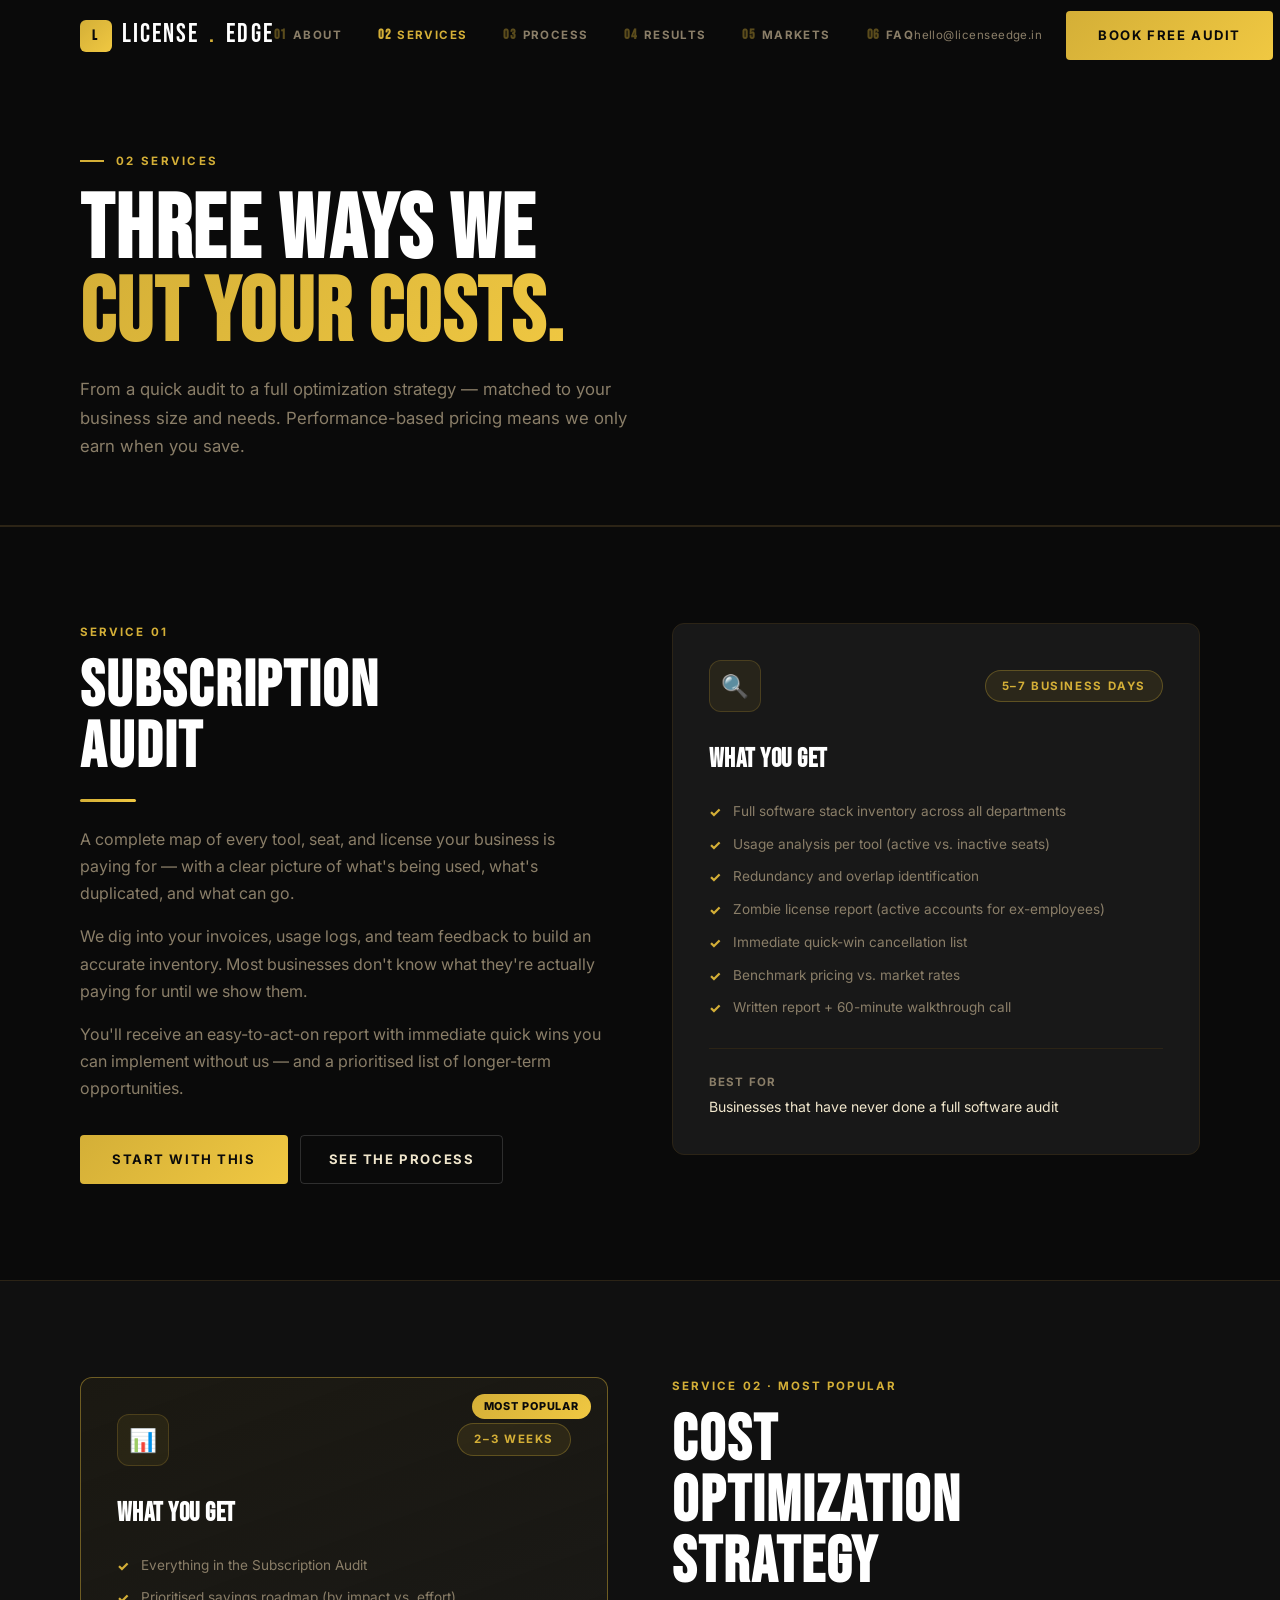
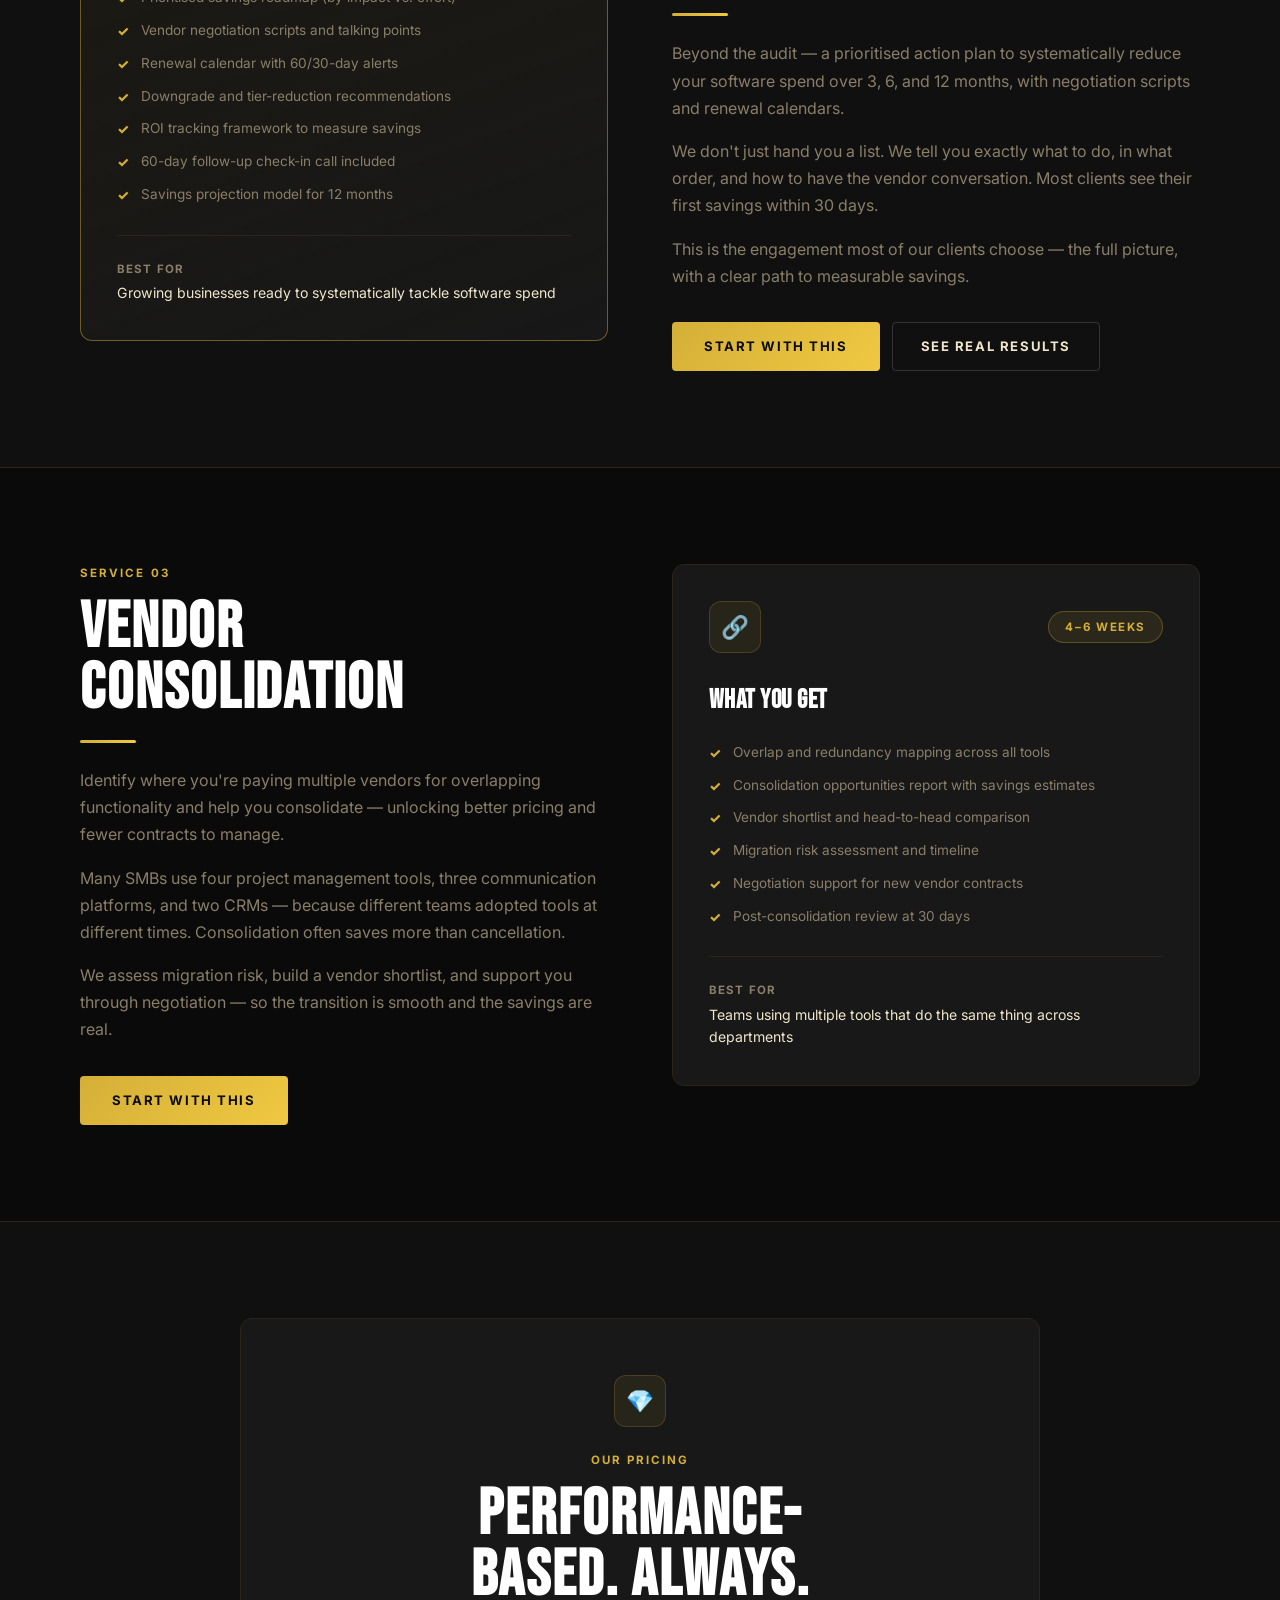
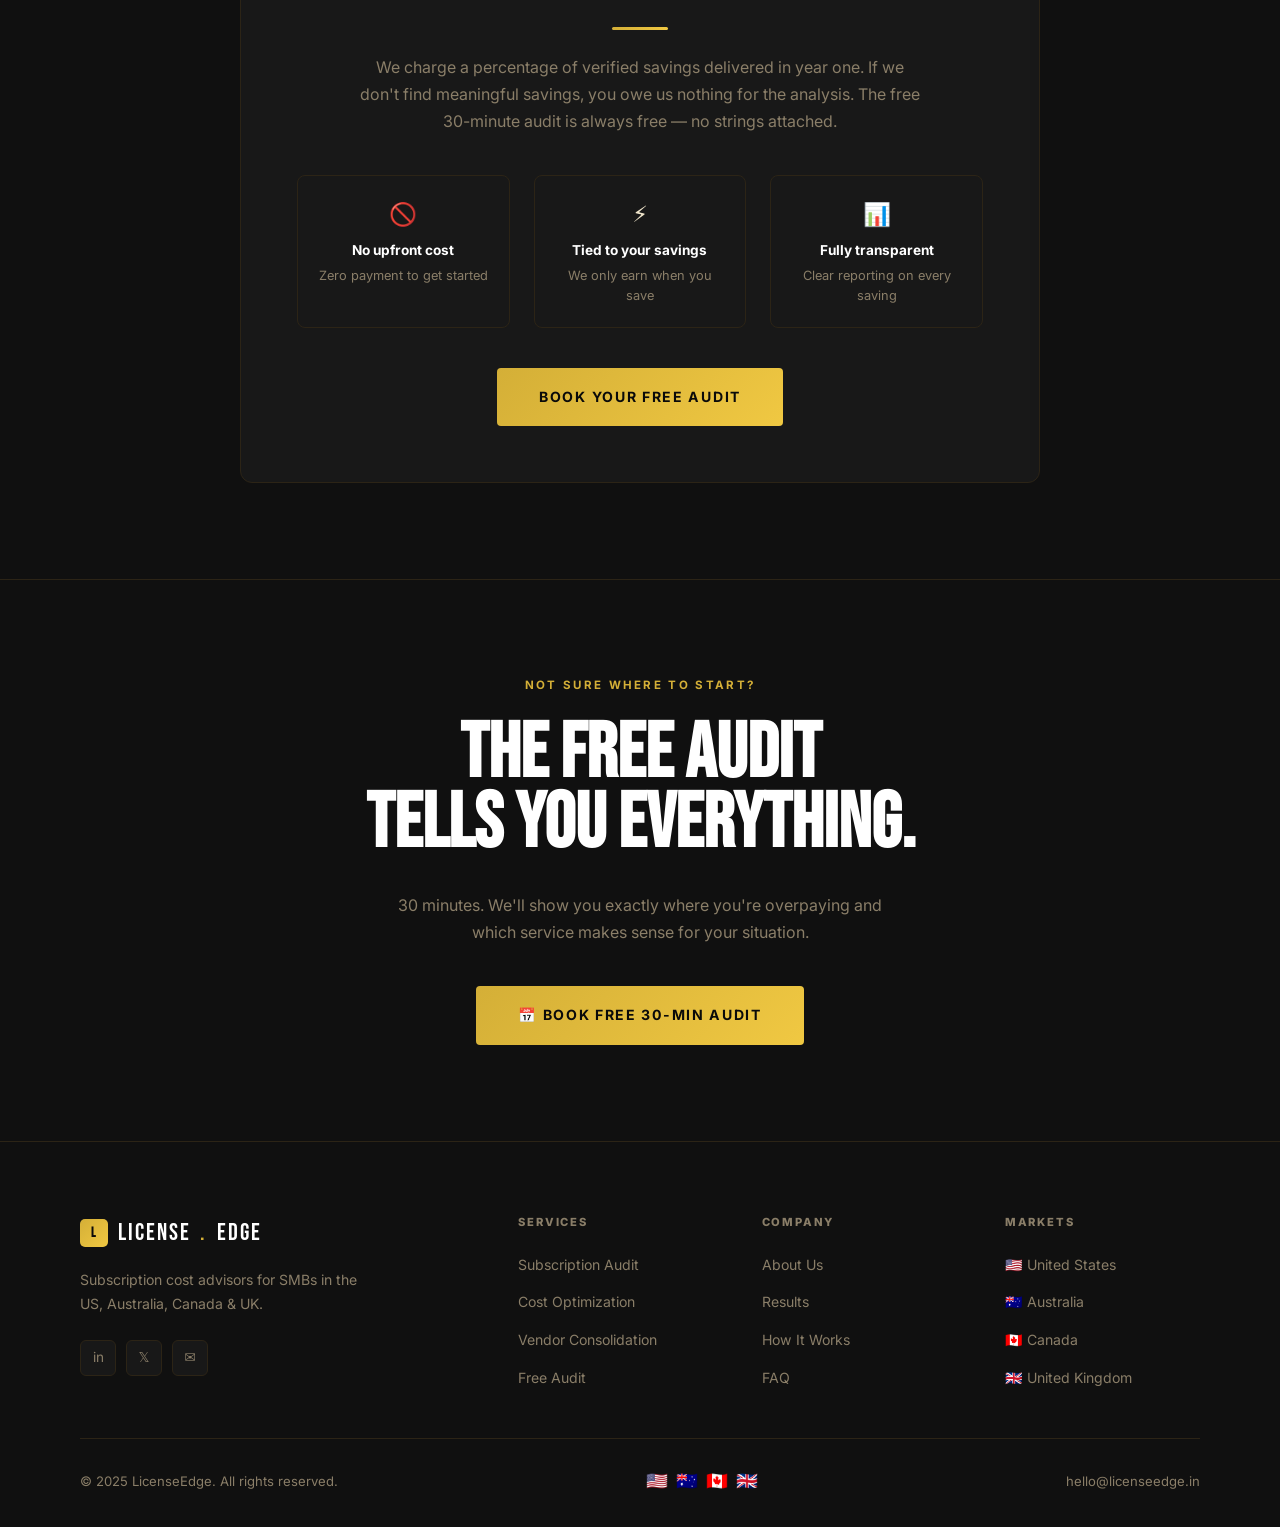
<file: services.html>
<!DOCTYPE html>
<html lang="en">
<head>
  <meta charset="UTF-8"/><meta name="viewport" content="width=device-width, initial-scale=1.0"/>
  <link rel="preconnect" href="https://fonts.googleapis.com">
  <link rel="preconnect" href="https://fonts.gstatic.com" crossorigin>
  <link href="https://fonts.googleapis.com/css2?family=Bebas+Neue&family=Inter:wght@300;400;500;600;700;800&display=swap" rel="stylesheet">
  <meta name="description" content="Three advisory services to cut your SMB software costs: Subscription Audit, Cost Optimization Strategy, and Vendor Consolidation. Performance-based pricing."/>
  <title>Services — LicenseEdge</title>
  <link rel="stylesheet" href="style.css"/>
</head>
<body>
<nav id="nav">
  <div class="nav-inner">
    <a href="index.html" class="nav-logo"><div class="nav-logo-mark">L</div>LICENSE<span class="dot">.</span>EDGE</a>
    <ul class="nav-links">
      <li><a href="about.html"><span class="num">01</span> About</a></li>
      <li><a href="services.html" class="active"><span class="num">02</span> Services</a></li>
      <li><a href="how-it-works.html"><span class="num">03</span> Process</a></li>
      <li><a href="results.html"><span class="num">04</span> Results</a></li>
      <li><a href="markets.html"><span class="num">05</span> Markets</a></li>
      <li><a href="faq.html"><span class="num">06</span> FAQ</a></li>
    </ul>
    <span class="nav-email">hello@licenseedge.in</span>
    <a href="contact.html" class="btn btn-gold nav-cta">Book Free Audit</a>
    <button class="hamburger" onclick="toggleMenu()" aria-label="Menu"><span></span><span></span><span></span></button>
  </div>
</nav>
<div class="mobile-menu" id="mobileMenu">
  <a href="about.html" onclick="closeMenu()"><span class="num">01</span> About</a>
  <a href="services.html" onclick="closeMenu()"><span class="num">02</span> Services</a>
  <a href="how-it-works.html" onclick="closeMenu()"><span class="num">03</span> Process</a>
  <a href="results.html" onclick="closeMenu()"><span class="num">04</span> Results</a>
  <a href="markets.html" onclick="closeMenu()"><span class="num">05</span> Markets</a>
  <a href="faq.html" onclick="closeMenu()"><span class="num">06</span> FAQ</a>
  <div class="m-cta"><a href="contact.html" class="btn btn-gold btn-lg" onclick="closeMenu()">Book Free Audit</a></div>
</div>

<div class="page-spacer"></div>
<header class="page-header">
  <div class="container">
    <div class="page-header-super">02 Services</div>
    <h1 class="reveal">Three Ways We<br/><span class="highlight">Cut Your Costs.</span></h1>
    <p class="reveal delay-1">From a quick audit to a full optimization strategy — matched to your business size and needs. Performance-based pricing means we only earn when you save.</p>
  </div>
</header>

<!-- SERVICE 1 — AUDIT -->
<section class="section" style="background:var(--bg);border-top:1px solid var(--border);">
  <div class="container">
    <div style="display:grid;grid-template-columns:1fr 1fr;gap:64px;align-items:start;">
      <div class="reveal-left">
        <span class="section-super">Service 01</span>
        <h2 class="section-h2">Subscription<br/>Audit</h2>
        <div class="gold-line"></div>
        <p style="margin-top:24px;margin-bottom:16px;">A complete map of every tool, seat, and license your business is paying for — with a clear picture of what's being used, what's duplicated, and what can go.</p>
        <p style="margin-bottom:16px;">We dig into your invoices, usage logs, and team feedback to build an accurate inventory. Most businesses don't know what they're actually paying for until we show them.</p>
        <p style="margin-bottom:32px;">You'll receive an easy-to-act-on report with immediate quick wins you can implement without us — and a prioritised list of longer-term opportunities.</p>
        <div style="display:flex;gap:12px;flex-wrap:wrap;">
          <a href="contact.html" class="btn btn-gold">Start With This</a>
          <a href="how-it-works.html" class="btn btn-ghost">See The Process</a>
        </div>
      </div>
      <div class="reveal-right">
        <div class="card">
          <div style="display:flex;align-items:center;justify-content:space-between;margin-bottom:28px;">
            <div class="card-icon" style="margin-bottom:0;">🔍</div>
            <span class="badge">5–7 Business Days</span>
          </div>
          <h3 style="margin-bottom:20px;">What You Get</h3>
          <ul class="feature-list">
            <li>Full software stack inventory across all departments</li>
            <li>Usage analysis per tool (active vs. inactive seats)</li>
            <li>Redundancy and overlap identification</li>
            <li>Zombie license report (active accounts for ex-employees)</li>
            <li>Immediate quick-win cancellation list</li>
            <li>Benchmark pricing vs. market rates</li>
            <li>Written report + 60-minute walkthrough call</li>
          </ul>
          <div style="margin-top:28px;padding-top:24px;border-top:1px solid var(--border);display:flex;justify-content:space-between;align-items:center;flex-wrap:wrap;gap:12px;">
            <div>
              <div style="font-size:0.72rem;font-weight:700;letter-spacing:0.1em;text-transform:uppercase;color:var(--muted);margin-bottom:4px;">Best For</div>
              <div style="font-size:0.88rem;color:var(--text);">Businesses that have never done a full software audit</div>
            </div>
          </div>
        </div>
      </div>
    </div>
  </div>
</section>

<!-- SERVICE 2 — COST OPTIMIZATION -->
<section class="section" style="background:var(--surface);border-top:1px solid var(--border);">
  <div class="container">
    <div style="display:grid;grid-template-columns:1fr 1fr;gap:64px;align-items:start;">
      <div class="reveal-left">
        <div class="card featured" style="border-color:rgba(212,175,55,0.45);">
          <div style="display:flex;align-items:center;justify-content:space-between;margin-bottom:28px;">
            <div class="card-icon" style="margin-bottom:0;">📊</div>
            <span class="badge">2–3 Weeks</span>
          </div>
          <h3 style="margin-bottom:20px;">What You Get</h3>
          <ul class="feature-list">
            <li>Everything in the Subscription Audit</li>
            <li>Prioritised savings roadmap (by impact vs. effort)</li>
            <li>Vendor negotiation scripts and talking points</li>
            <li>Renewal calendar with 60/30-day alerts</li>
            <li>Downgrade and tier-reduction recommendations</li>
            <li>ROI tracking framework to measure savings</li>
            <li>60-day follow-up check-in call included</li>
            <li>Savings projection model for 12 months</li>
          </ul>
          <div style="margin-top:28px;padding-top:24px;border-top:1px solid var(--border);display:flex;justify-content:space-between;align-items:center;flex-wrap:wrap;gap:12px;">
            <div>
              <div style="font-size:0.72rem;font-weight:700;letter-spacing:0.1em;text-transform:uppercase;color:var(--muted);margin-bottom:4px;">Best For</div>
              <div style="font-size:0.88rem;color:var(--text);">Growing businesses ready to systematically tackle software spend</div>
            </div>
          </div>
        </div>
      </div>
      <div class="reveal-right">
        <span class="section-super">Service 02 · Most Popular</span>
        <h2 class="section-h2">Cost<br/>Optimization<br/>Strategy</h2>
        <div class="gold-line"></div>
        <p style="margin-top:24px;margin-bottom:16px;">Beyond the audit — a prioritised action plan to systematically reduce your software spend over 3, 6, and 12 months, with negotiation scripts and renewal calendars.</p>
        <p style="margin-bottom:16px;">We don't just hand you a list. We tell you exactly what to do, in what order, and how to have the vendor conversation. Most clients see their first savings within 30 days.</p>
        <p style="margin-bottom:32px;">This is the engagement most of our clients choose — the full picture, with a clear path to measurable savings.</p>
        <div style="display:flex;gap:12px;flex-wrap:wrap;">
          <a href="contact.html" class="btn btn-gold">Start With This</a>
          <a href="results.html" class="btn btn-ghost">See Real Results</a>
        </div>
      </div>
    </div>
  </div>
</section>

<!-- SERVICE 3 — VENDOR CONSOLIDATION -->
<section class="section" style="background:var(--bg);border-top:1px solid var(--border);">
  <div class="container">
    <div style="display:grid;grid-template-columns:1fr 1fr;gap:64px;align-items:start;">
      <div class="reveal-left">
        <span class="section-super">Service 03</span>
        <h2 class="section-h2">Vendor<br/>Consolidation</h2>
        <div class="gold-line"></div>
        <p style="margin-top:24px;margin-bottom:16px;">Identify where you're paying multiple vendors for overlapping functionality and help you consolidate — unlocking better pricing and fewer contracts to manage.</p>
        <p style="margin-bottom:16px;">Many SMBs use four project management tools, three communication platforms, and two CRMs — because different teams adopted tools at different times. Consolidation often saves more than cancellation.</p>
        <p style="margin-bottom:32px;">We assess migration risk, build a vendor shortlist, and support you through negotiation — so the transition is smooth and the savings are real.</p>
        <div style="display:flex;gap:12px;flex-wrap:wrap;">
          <a href="contact.html" class="btn btn-gold">Start With This</a>
        </div>
      </div>
      <div class="reveal-right">
        <div class="card">
          <div style="display:flex;align-items:center;justify-content:space-between;margin-bottom:28px;">
            <div class="card-icon" style="margin-bottom:0;">🔗</div>
            <span class="badge">4–6 Weeks</span>
          </div>
          <h3 style="margin-bottom:20px;">What You Get</h3>
          <ul class="feature-list">
            <li>Overlap and redundancy mapping across all tools</li>
            <li>Consolidation opportunities report with savings estimates</li>
            <li>Vendor shortlist and head-to-head comparison</li>
            <li>Migration risk assessment and timeline</li>
            <li>Negotiation support for new vendor contracts</li>
            <li>Post-consolidation review at 30 days</li>
          </ul>
          <div style="margin-top:28px;padding-top:24px;border-top:1px solid var(--border);">
            <div style="font-size:0.72rem;font-weight:700;letter-spacing:0.1em;text-transform:uppercase;color:var(--muted);margin-bottom:4px;">Best For</div>
            <div style="font-size:0.88rem;color:var(--text);">Teams using multiple tools that do the same thing across departments</div>
          </div>
        </div>
      </div>
    </div>
  </div>
</section>

<!-- PRICING PHILOSOPHY -->
<section class="section" style="background:var(--surface);border-top:1px solid var(--border);">
  <div class="container">
    <div style="max-width:800px;margin:0 auto;">
      <div class="card reveal" style="padding:56px;text-align:center;">
        <div class="card-icon" style="margin:0 auto 24px;">💎</div>
        <span class="section-super" style="display:block;text-align:center;">Our Pricing</span>
        <h2 class="section-h2" style="text-align:center;margin-bottom:20px;">Performance-<br/>Based. Always.</h2>
        <div class="gold-line center"></div>
        <p style="max-width:560px;margin:24px auto 40px;font-size:1rem;">We charge a percentage of verified savings delivered in year one. If we don't find meaningful savings, you owe us nothing for the analysis. The free 30-minute audit is always free — no strings attached.</p>
        <div style="display:grid;grid-template-columns:repeat(3,1fr);gap:24px;margin-bottom:40px;">
          <div style="padding:20px;background:var(--surface2);border:1px solid var(--border);border-radius:8px;">
            <div style="font-size:1.4rem;margin-bottom:8px;">🚫</div>
            <div style="font-size:0.85rem;font-weight:700;color:var(--white);margin-bottom:4px;">No upfront cost</div>
            <div style="font-size:0.8rem;color:var(--muted);">Zero payment to get started</div>
          </div>
          <div style="padding:20px;background:var(--surface2);border:1px solid var(--border);border-radius:8px;">
            <div style="font-size:1.4rem;margin-bottom:8px;">⚡</div>
            <div style="font-size:0.85rem;font-weight:700;color:var(--white);margin-bottom:4px;">Tied to your savings</div>
            <div style="font-size:0.8rem;color:var(--muted);">We only earn when you save</div>
          </div>
          <div style="padding:20px;background:var(--surface2);border:1px solid var(--border);border-radius:8px;">
            <div style="font-size:1.4rem;margin-bottom:8px;">📊</div>
            <div style="font-size:0.85rem;font-weight:700;color:var(--white);margin-bottom:4px;">Fully transparent</div>
            <div style="font-size:0.8rem;color:var(--muted);">Clear reporting on every saving</div>
          </div>
        </div>
        <a href="contact.html" class="btn btn-gold btn-lg">Book Your Free Audit</a>
      </div>
    </div>
  </div>
</section>

<!-- CTA -->
<section class="section cta-fs" style="min-height:auto;padding:96px 0;border-top:1px solid var(--border);">
  <div class="container text-center">
    <span class="cta-fs-super reveal">Not Sure Where to Start?</span>
    <h2 class="cta-fs-h2 reveal delay-1" style="font-size:clamp(2.5rem,6vw,5rem);">THE FREE AUDIT<br/>TELLS YOU EVERYTHING.</h2>
    <p class="cta-fs-sub reveal delay-2">30 minutes. We'll show you exactly where you're overpaying and which service makes sense for your situation.</p>
    <div class="reveal delay-3"><a href="contact.html" class="btn btn-gold btn-lg">📅 Book Free 30-Min Audit</a></div>
  </div>
</section>

<footer>
  <div class="container">
    <div class="footer-grid">
      <div class="footer-brand">
        <div class="footer-brand-logo"><div class="nav-logo-mark" style="width:28px;height:28px;font-size:0.8rem;border-radius:5px;">L</div>LICENSE<span class="dot">.</span>EDGE</div>
        <p>Subscription cost advisors for SMBs in the US, Australia, Canada &amp; UK.</p>
        <div class="footer-social"><a class="soc-btn" href="#">in</a><a class="soc-btn" href="#">𝕏</a><a class="soc-btn" href="mailto:hello@licenseedge.in">✉</a></div>
      </div>
      <div class="footer-col"><h4>Services</h4><ul><li><a href="services.html">Subscription Audit</a></li><li><a href="services.html">Cost Optimization</a></li><li><a href="services.html">Vendor Consolidation</a></li><li><a href="contact.html">Free Audit</a></li></ul></div>
      <div class="footer-col"><h4>Company</h4><ul><li><a href="about.html">About Us</a></li><li><a href="results.html">Results</a></li><li><a href="how-it-works.html">How It Works</a></li><li><a href="faq.html">FAQ</a></li></ul></div>
      <div class="footer-col"><h4>Markets</h4><ul><li><a href="us.html">🇺🇸 United States</a></li><li><a href="australia.html">🇦🇺 Australia</a></li><li><a href="canada.html">🇨🇦 Canada</a></li><li><a href="uk.html">🇬🇧 United Kingdom</a></li></ul></div>
    </div>
    <div class="footer-bottom">
      <p>© 2025 LicenseEdge. All rights reserved.</p>
      <div class="footer-flags"><span>🇺🇸</span><span>🇦🇺</span><span>🇨🇦</span><span>🇬🇧</span></div>
      <p><a href="mailto:hello@licenseedge.in" style="color:inherit;">hello@licenseedge.in</a></p>
    </div>
  </div>
</footer>
<button id="scroll-top" aria-label="Back to top">↑</button>
<script src="main.js"></script>
</body>
</html>
</file>
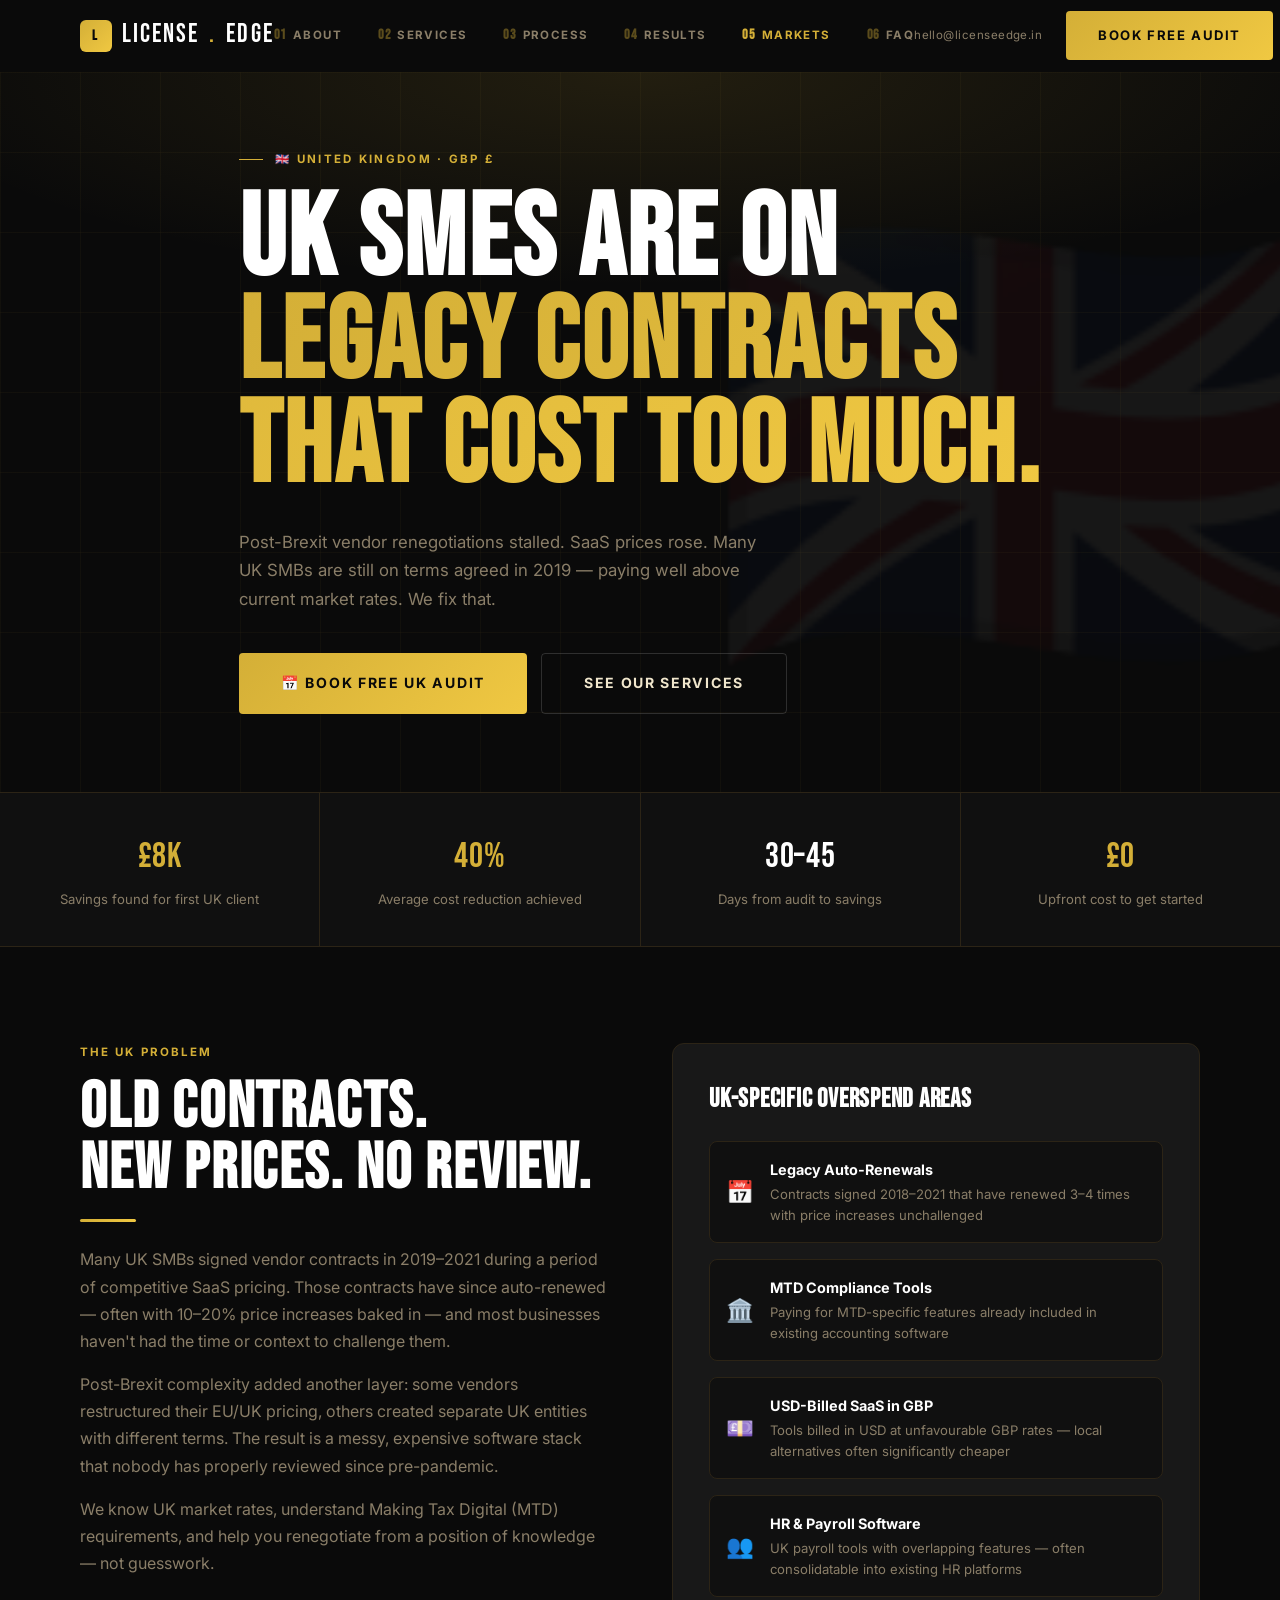
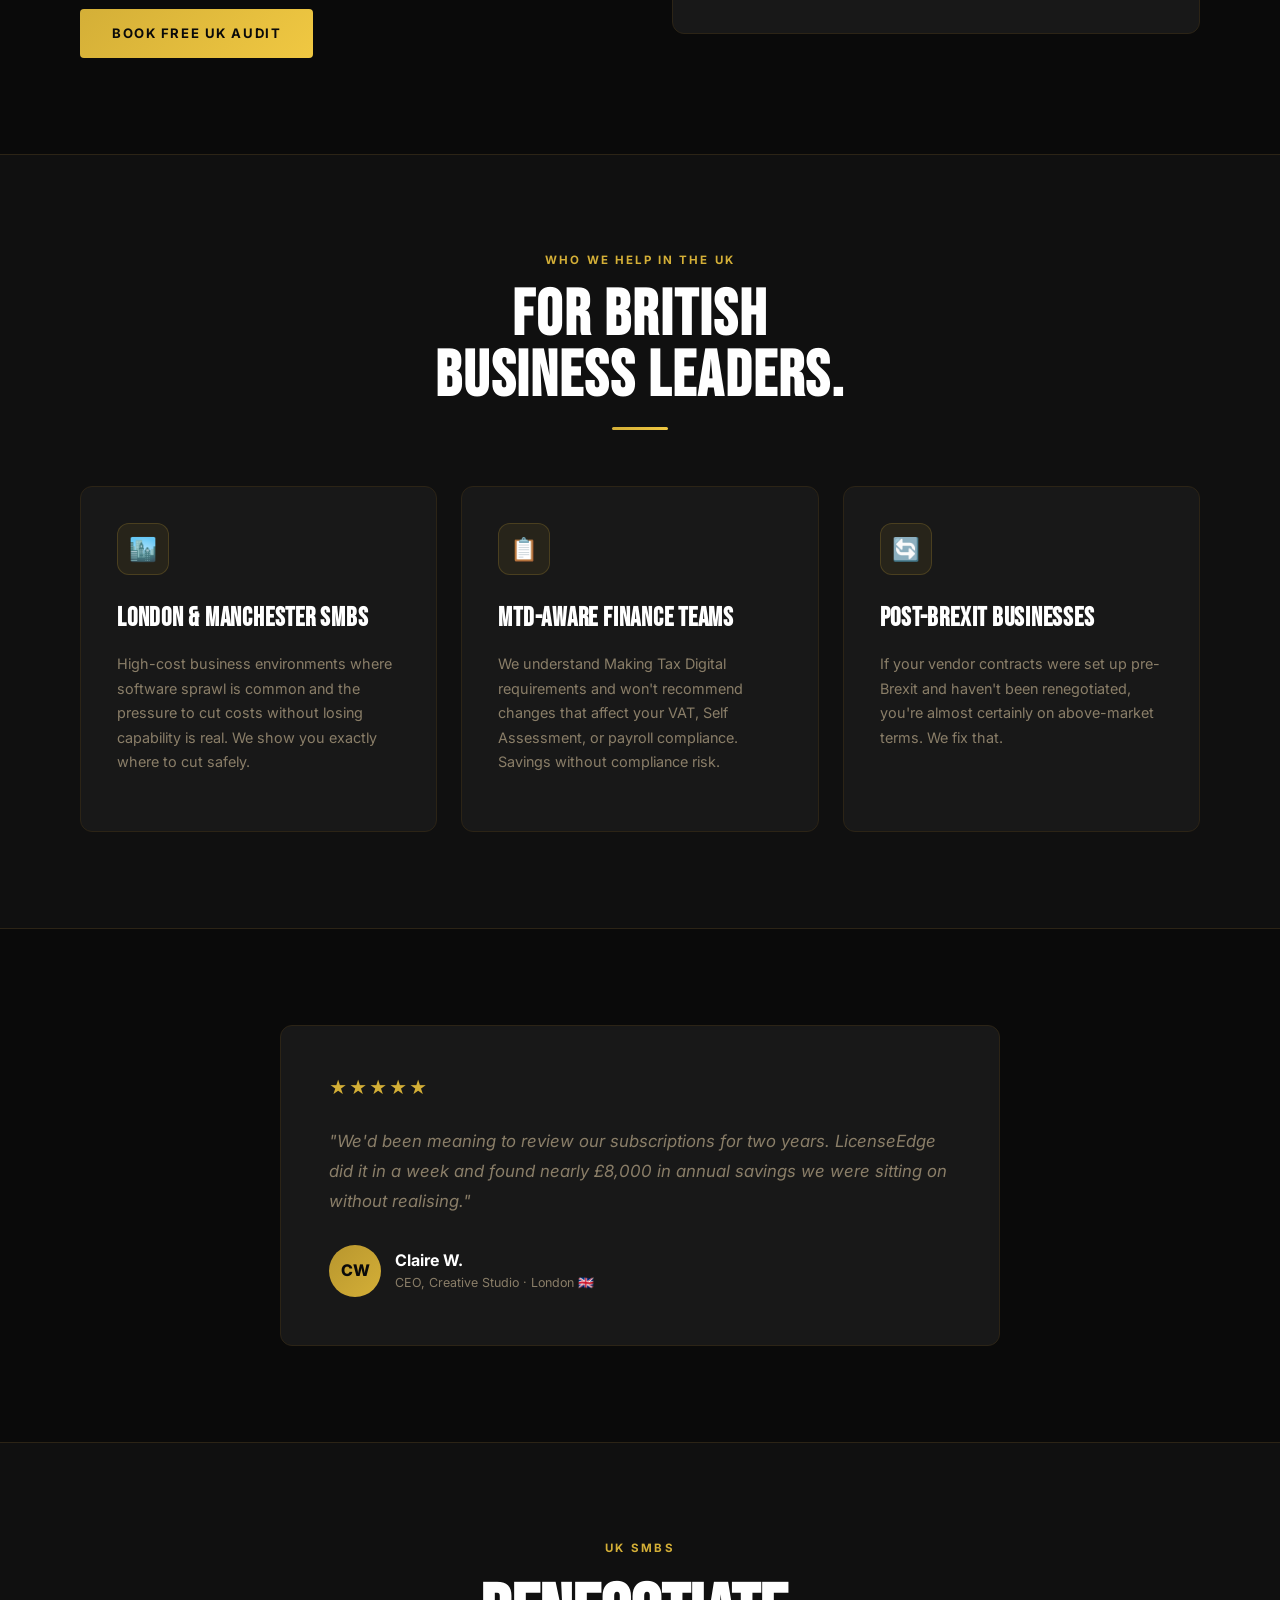
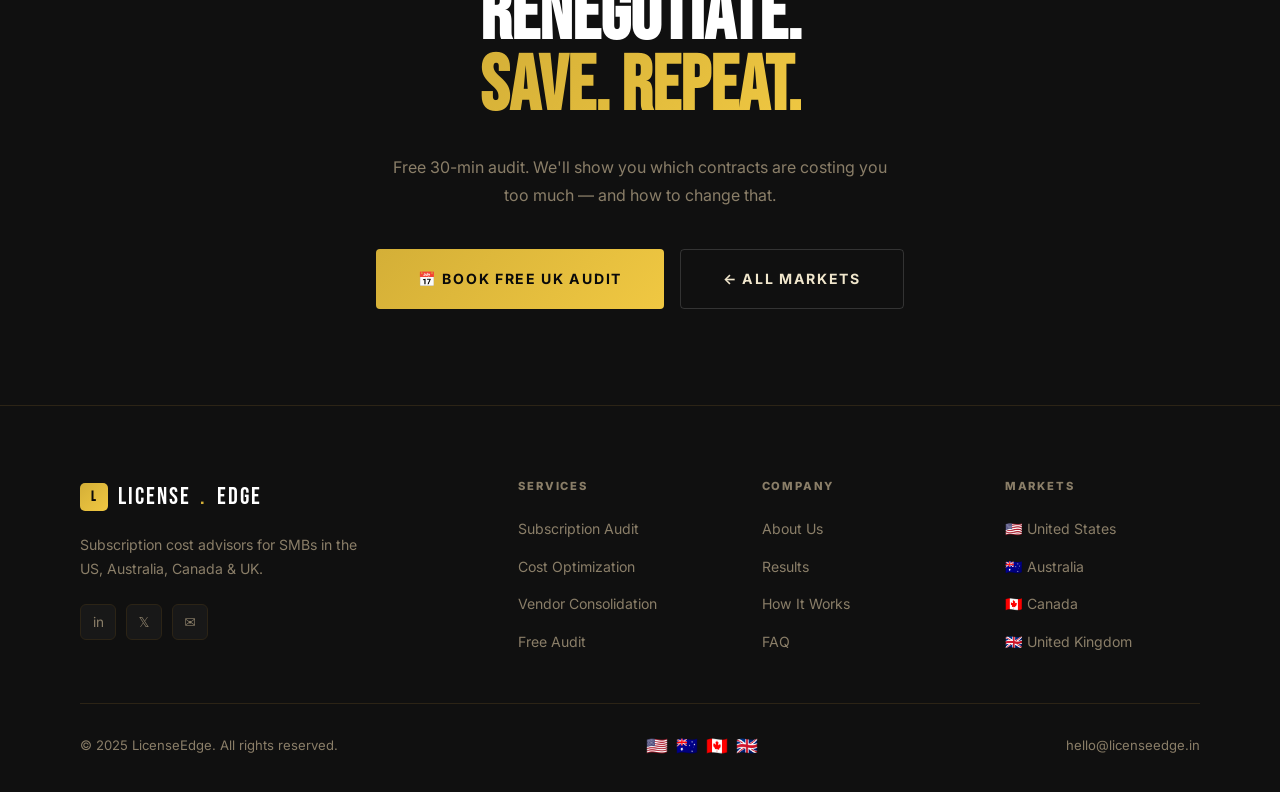
<file: uk.html>
<!DOCTYPE html>
<html lang="en">
<head>
  <meta charset="UTF-8"/><meta name="viewport" content="width=device-width, initial-scale=1.0"/>
  <link rel="preconnect" href="https://fonts.googleapis.com">
  <link rel="preconnect" href="https://fonts.gstatic.com" crossorigin>
  <link href="https://fonts.googleapis.com/css2?family=Bebas+Neue&family=Inter:wght@300;400;500;600;700;800&display=swap" rel="stylesheet">
  <meta name="description" content="LicenseEdge helps UK SMBs cut software subscription costs by up to 40%. Specialist advisory for British businesses navigating post-Brexit vendor contracts and rising SaaS costs."/>
  <title>United Kingdom — LicenseEdge</title>
  <link rel="stylesheet" href="style.css"/>
</head>
<body>
<nav id="nav">
  <div class="nav-inner">
    <a href="index.html" class="nav-logo"><div class="nav-logo-mark">L</div>LICENSE<span class="dot">.</span>EDGE</a>
    <ul class="nav-links">
      <li><a href="about.html"><span class="num">01</span> About</a></li>
      <li><a href="services.html"><span class="num">02</span> Services</a></li>
      <li><a href="how-it-works.html"><span class="num">03</span> Process</a></li>
      <li><a href="results.html"><span class="num">04</span> Results</a></li>
      <li><a href="markets.html" class="active"><span class="num">05</span> Markets</a></li>
      <li><a href="faq.html"><span class="num">06</span> FAQ</a></li>
    </ul>
    <span class="nav-email">hello@licenseedge.in</span>
    <a href="contact.html" class="btn btn-gold nav-cta">Book Free Audit</a>
    <button class="hamburger" onclick="toggleMenu()" aria-label="Menu"><span></span><span></span><span></span></button>
  </div>
</nav>
<div class="mobile-menu" id="mobileMenu">
  <a href="about.html" onclick="closeMenu()"><span class="num">01</span> About</a>
  <a href="services.html" onclick="closeMenu()"><span class="num">02</span> Services</a>
  <a href="how-it-works.html" onclick="closeMenu()"><span class="num">03</span> Process</a>
  <a href="results.html" onclick="closeMenu()"><span class="num">04</span> Results</a>
  <a href="markets.html" onclick="closeMenu()"><span class="num">05</span> Markets</a>
  <a href="faq.html" onclick="closeMenu()"><span class="num">06</span> FAQ</a>
  <div class="m-cta"><a href="contact.html" class="btn btn-gold btn-lg" onclick="closeMenu()">Book Free Audit</a></div>
</div>

<div class="page-spacer"></div>

<section class="country-hero" style="background:var(--bg);">
  <div class="grid-overlay"></div>
  <div class="glow-top"></div>
  <div class="country-flag-bg">🇬🇧</div>
  <div class="container">
    <div class="country-hero-content">
      <div class="country-super reveal">🇬🇧 United Kingdom · GBP £</div>
      <h1 class="country-h1 reveal delay-1">UK SMES ARE ON<br/><span class="highlight">LEGACY CONTRACTS<br/>THAT COST TOO MUCH.</span></h1>
      <p class="country-sub reveal delay-2">Post-Brexit vendor renegotiations stalled. SaaS prices rose. Many UK SMBs are still on terms agreed in 2019 — paying well above current market rates. We fix that.</p>
      <div class="reveal delay-3" style="display:flex;gap:14px;flex-wrap:wrap;">
        <a href="contact.html" class="btn btn-gold btn-lg">📅 Book Free UK Audit</a>
        <a href="services.html" class="btn btn-ghost btn-lg">See Our Services</a>
      </div>
    </div>
  </div>
</section>

<div class="stat-bar">
  <div class="stat-bar-item"><span class="stat-bar-num"><span class="gold">£8K</span></span><span class="stat-bar-label">Savings found for first UK client</span></div>
  <div class="stat-bar-item"><span class="stat-bar-num"><span class="gold">40%</span></span><span class="stat-bar-label">Average cost reduction achieved</span></div>
  <div class="stat-bar-item"><span class="stat-bar-num">30–45</span><span class="stat-bar-label">Days from audit to savings</span></div>
  <div class="stat-bar-item"><span class="stat-bar-num"><span class="gold">£0</span></span><span class="stat-bar-label">Upfront cost to get started</span></div>
</div>

<section class="section" style="background:var(--bg);">
  <div class="container">
    <div style="display:grid;grid-template-columns:1fr 1fr;gap:64px;align-items:start;">
      <div class="reveal-left">
        <span class="section-super">The UK Problem</span>
        <h2 class="section-h2">Old Contracts.<br/>New Prices. No Review.</h2>
        <div class="gold-line"></div>
        <p style="margin-top:24px;margin-bottom:16px;">Many UK SMBs signed vendor contracts in 2019–2021 during a period of competitive SaaS pricing. Those contracts have since auto-renewed — often with 10–20% price increases baked in — and most businesses haven't had the time or context to challenge them.</p>
        <p style="margin-bottom:16px;">Post-Brexit complexity added another layer: some vendors restructured their EU/UK pricing, others created separate UK entities with different terms. The result is a messy, expensive software stack that nobody has properly reviewed since pre-pandemic.</p>
        <p style="margin-bottom:32px;">We know UK market rates, understand Making Tax Digital (MTD) requirements, and help you renegotiate from a position of knowledge — not guesswork.</p>
        <a href="contact.html" class="btn btn-gold">Book Free UK Audit</a>
      </div>
      <div class="reveal-right">
        <div class="card">
          <h3 style="margin-bottom:20px;">UK-Specific Overspend Areas</h3>
          <div style="display:flex;flex-direction:column;gap:16px;">
            <div style="display:flex;align-items:center;gap:16px;padding:16px;background:var(--surface);border:1px solid var(--border);border-radius:8px;">
              <span style="font-size:1.4rem;">📅</span>
              <div><div style="font-weight:700;color:var(--white);font-size:0.9rem;margin-bottom:3px;">Legacy Auto-Renewals</div><div style="font-size:0.82rem;color:var(--muted);">Contracts signed 2018–2021 that have renewed 3–4 times with price increases unchallenged</div></div>
            </div>
            <div style="display:flex;align-items:center;gap:16px;padding:16px;background:var(--surface);border:1px solid var(--border);border-radius:8px;">
              <span style="font-size:1.4rem;">🏛️</span>
              <div><div style="font-weight:700;color:var(--white);font-size:0.9rem;margin-bottom:3px;">MTD Compliance Tools</div><div style="font-size:0.82rem;color:var(--muted);">Paying for MTD-specific features already included in existing accounting software</div></div>
            </div>
            <div style="display:flex;align-items:center;gap:16px;padding:16px;background:var(--surface);border:1px solid var(--border);border-radius:8px;">
              <span style="font-size:1.4rem;">💷</span>
              <div><div style="font-weight:700;color:var(--white);font-size:0.9rem;margin-bottom:3px;">USD-Billed SaaS in GBP</div><div style="font-size:0.82rem;color:var(--muted);">Tools billed in USD at unfavourable GBP rates — local alternatives often significantly cheaper</div></div>
            </div>
            <div style="display:flex;align-items:center;gap:16px;padding:16px;background:var(--surface);border:1px solid var(--border);border-radius:8px;">
              <span style="font-size:1.4rem;">👥</span>
              <div><div style="font-weight:700;color:var(--white);font-size:0.9rem;margin-bottom:3px;">HR & Payroll Software</div><div style="font-size:0.82rem;color:var(--muted);">UK payroll tools with overlapping features — often consolidatable into existing HR platforms</div></div>
            </div>
          </div>
        </div>
      </div>
    </div>
  </div>
</section>

<section class="section" style="background:var(--surface);border-top:1px solid var(--border);">
  <div class="container">
    <div class="text-center" style="max-width:520px;margin:0 auto 56px;">
      <span class="section-super">Who We Help in the UK</span>
      <h2 class="section-h2">For British<br/>Business Leaders.</h2>
      <div class="gold-line center"></div>
    </div>
    <div class="grid-3">
      <div class="card reveal"><div class="card-icon">🏙️</div><h3>London & Manchester SMBs</h3><p>High-cost business environments where software sprawl is common and the pressure to cut costs without losing capability is real. We show you exactly where to cut safely.</p></div>
      <div class="card reveal delay-1"><div class="card-icon">📋</div><h3>MTD-Aware Finance Teams</h3><p>We understand Making Tax Digital requirements and won't recommend changes that affect your VAT, Self Assessment, or payroll compliance. Savings without compliance risk.</p></div>
      <div class="card reveal delay-2"><div class="card-icon">🔄</div><h3>Post-Brexit Businesses</h3><p>If your vendor contracts were set up pre-Brexit and haven't been renegotiated, you're almost certainly on above-market terms. We fix that.</p></div>
    </div>
  </div>
</section>

<section class="section" style="background:var(--bg);border-top:1px solid var(--border);">
  <div class="container" style="max-width:800px;">
    <div style="background:var(--surface2);border:1px solid var(--border);border-radius:12px;padding:48px;" class="reveal">
      <div class="t-stars" style="font-size:1.1rem;margin-bottom:24px;color:var(--accent);">★★★★★</div>
      <p style="font-size:1.05rem;line-height:1.8;color:var(--muted);font-style:italic;">"We'd been meaning to review our subscriptions for two years. LicenseEdge did it in a week and found nearly £8,000 in annual savings we were sitting on without realising."</p>
      <div class="t-author" style="margin-top:28px;">
        <div class="t-avatar" style="width:52px;height:52px;font-size:1rem;">CW</div>
        <div><div class="t-name" style="font-size:1rem;">Claire W.</div><div class="t-title">CEO, Creative Studio · London 🇬🇧</div></div>
      </div>
    </div>
  </div>
</section>

<section class="section cta-fs" style="min-height:auto;padding:96px 0;border-top:1px solid var(--border);">
  <div class="container text-center">
    <span class="cta-fs-super reveal">UK SMBs</span>
    <h2 class="cta-fs-h2 reveal delay-1" style="font-size:clamp(2.5rem,6vw,5rem);">RENEGOTIATE.<br/><span class="highlight">SAVE. REPEAT.</span></h2>
    <p class="cta-fs-sub reveal delay-2">Free 30-min audit. We'll show you which contracts are costing you too much — and how to change that.</p>
    <div class="reveal delay-3" style="display:flex;gap:16px;justify-content:center;flex-wrap:wrap;">
      <a href="contact.html" class="btn btn-gold btn-lg">📅 Book Free UK Audit</a>
      <a href="markets.html" class="btn btn-ghost btn-lg">← All Markets</a>
    </div>
  </div>
</section>

<footer>
  <div class="container">
    <div class="footer-grid">
      <div class="footer-brand"><div class="footer-brand-logo"><div class="nav-logo-mark" style="width:28px;height:28px;font-size:0.8rem;border-radius:5px;">L</div>LICENSE<span class="dot">.</span>EDGE</div><p>Subscription cost advisors for SMBs in the US, Australia, Canada &amp; UK.</p><div class="footer-social"><a class="soc-btn" href="#">in</a><a class="soc-btn" href="#">𝕏</a><a class="soc-btn" href="mailto:hello@licenseedge.in">✉</a></div></div>
      <div class="footer-col"><h4>Services</h4><ul><li><a href="services.html">Subscription Audit</a></li><li><a href="services.html">Cost Optimization</a></li><li><a href="services.html">Vendor Consolidation</a></li><li><a href="contact.html">Free Audit</a></li></ul></div>
      <div class="footer-col"><h4>Company</h4><ul><li><a href="about.html">About Us</a></li><li><a href="results.html">Results</a></li><li><a href="how-it-works.html">How It Works</a></li><li><a href="faq.html">FAQ</a></li></ul></div>
      <div class="footer-col"><h4>Markets</h4><ul><li><a href="us.html">🇺🇸 United States</a></li><li><a href="australia.html">🇦🇺 Australia</a></li><li><a href="canada.html">🇨🇦 Canada</a></li><li><a href="uk.html">🇬🇧 United Kingdom</a></li></ul></div>
    </div>
    <div class="footer-bottom"><p>© 2025 LicenseEdge. All rights reserved.</p><div class="footer-flags"><span>🇺🇸</span><span>🇦🇺</span><span>🇨🇦</span><span>🇬🇧</span></div><p><a href="mailto:hello@licenseedge.in" style="color:inherit;">hello@licenseedge.in</a></p></div>
  </div>
</footer>
<button id="scroll-top" aria-label="Back to top">↑</button>
<script src="main.js"></script>
</body>
</html>
</file>
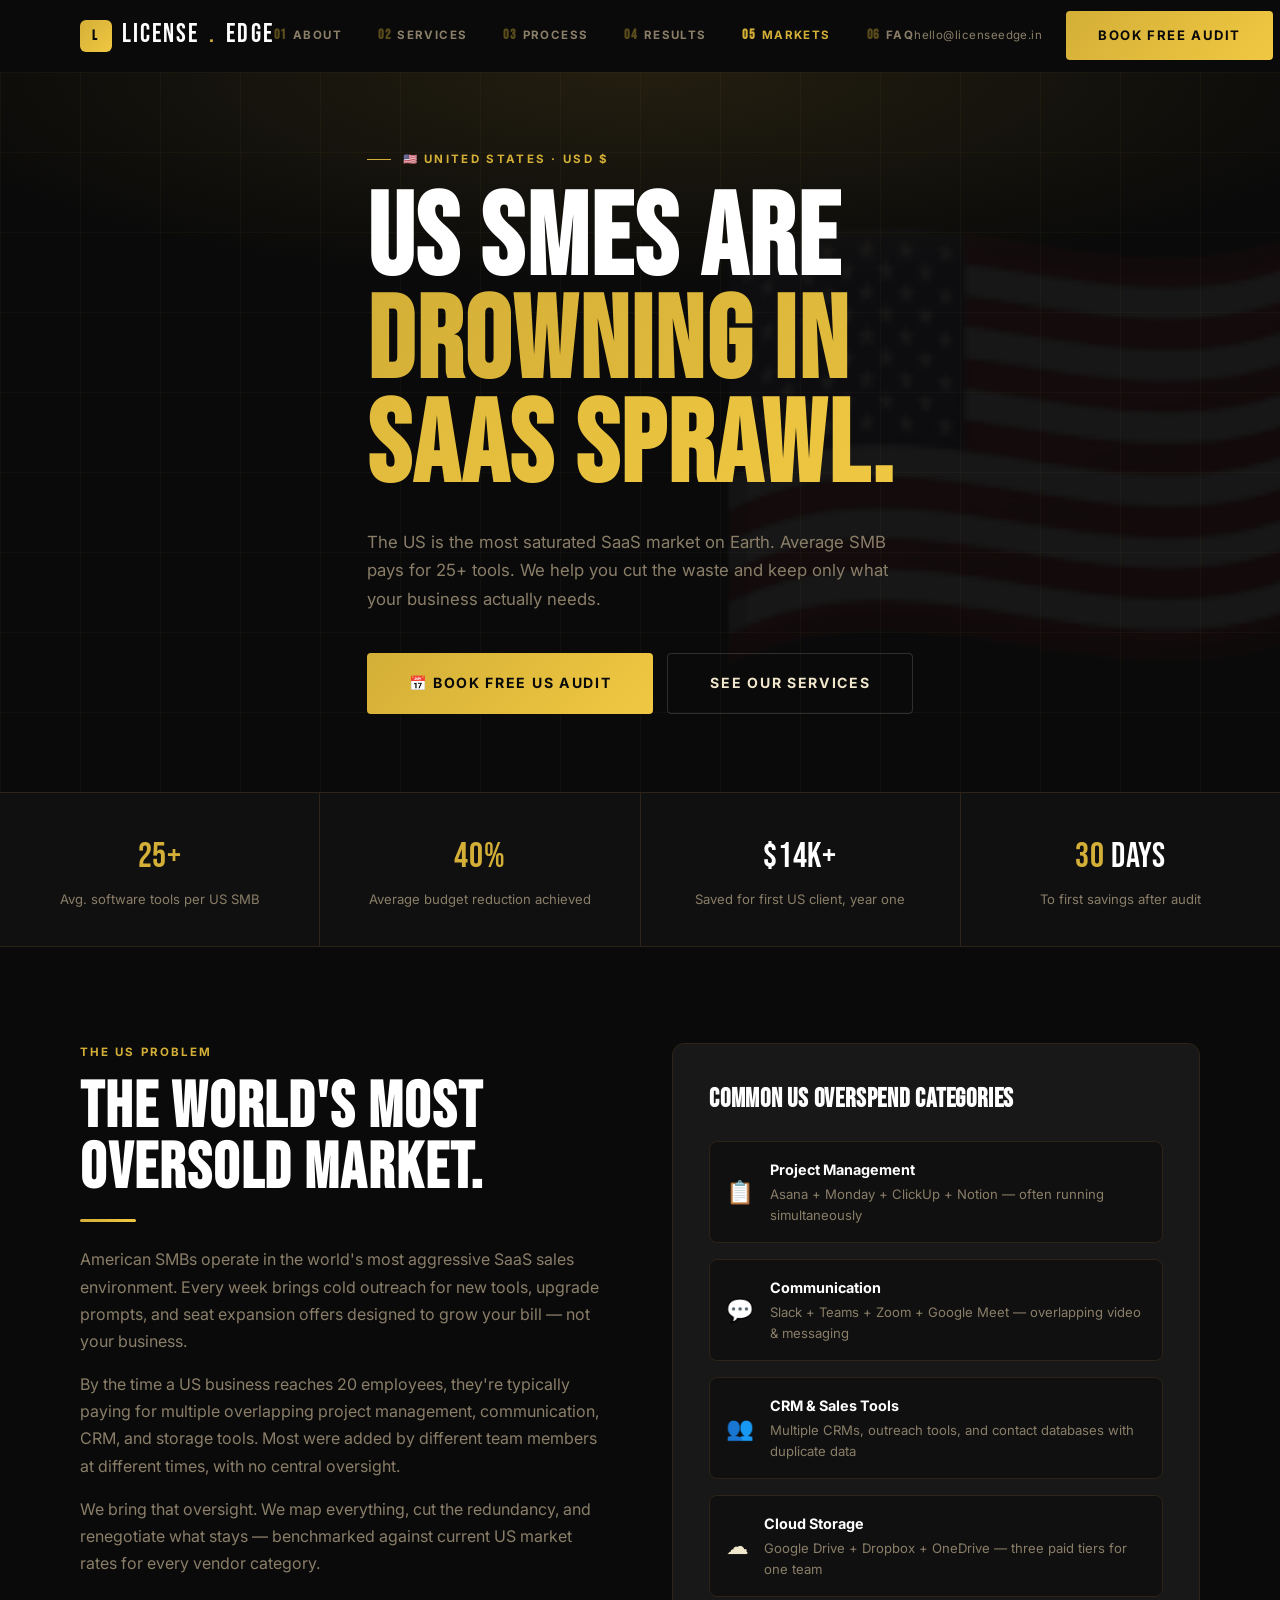
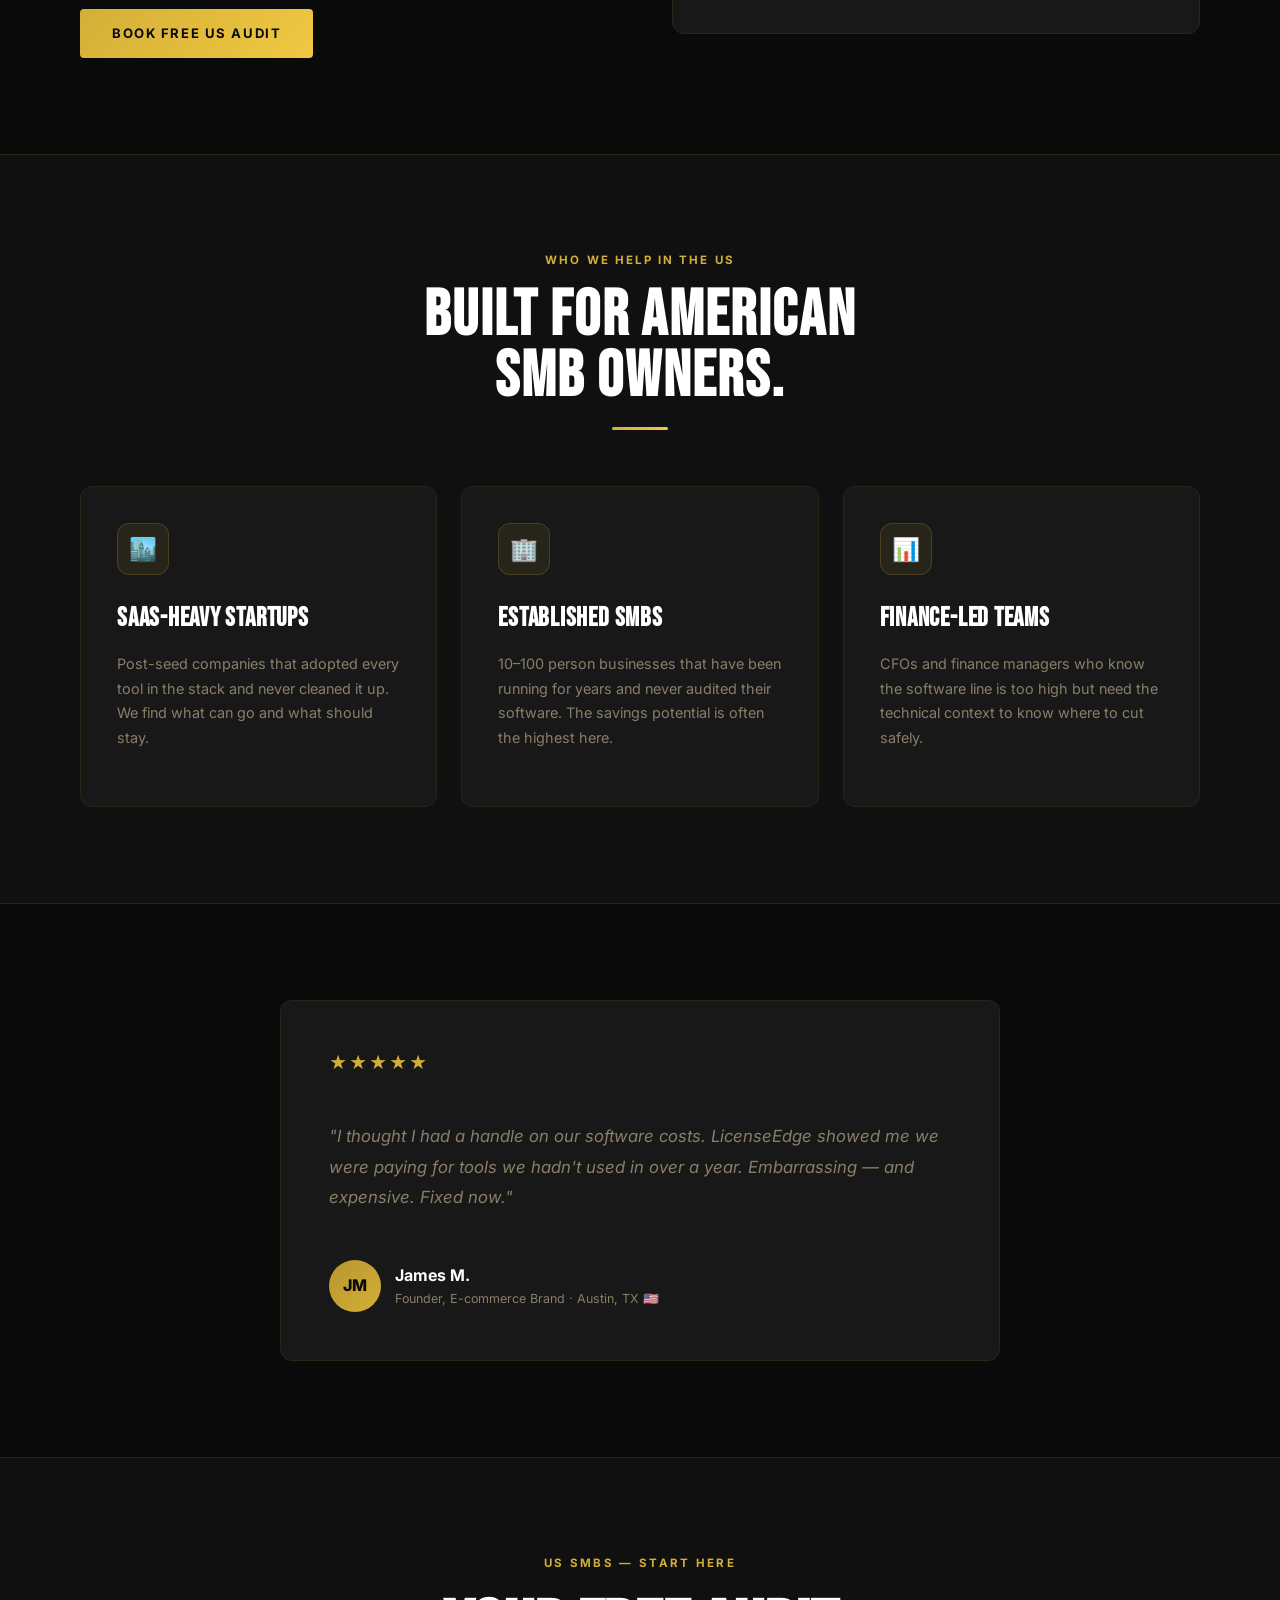
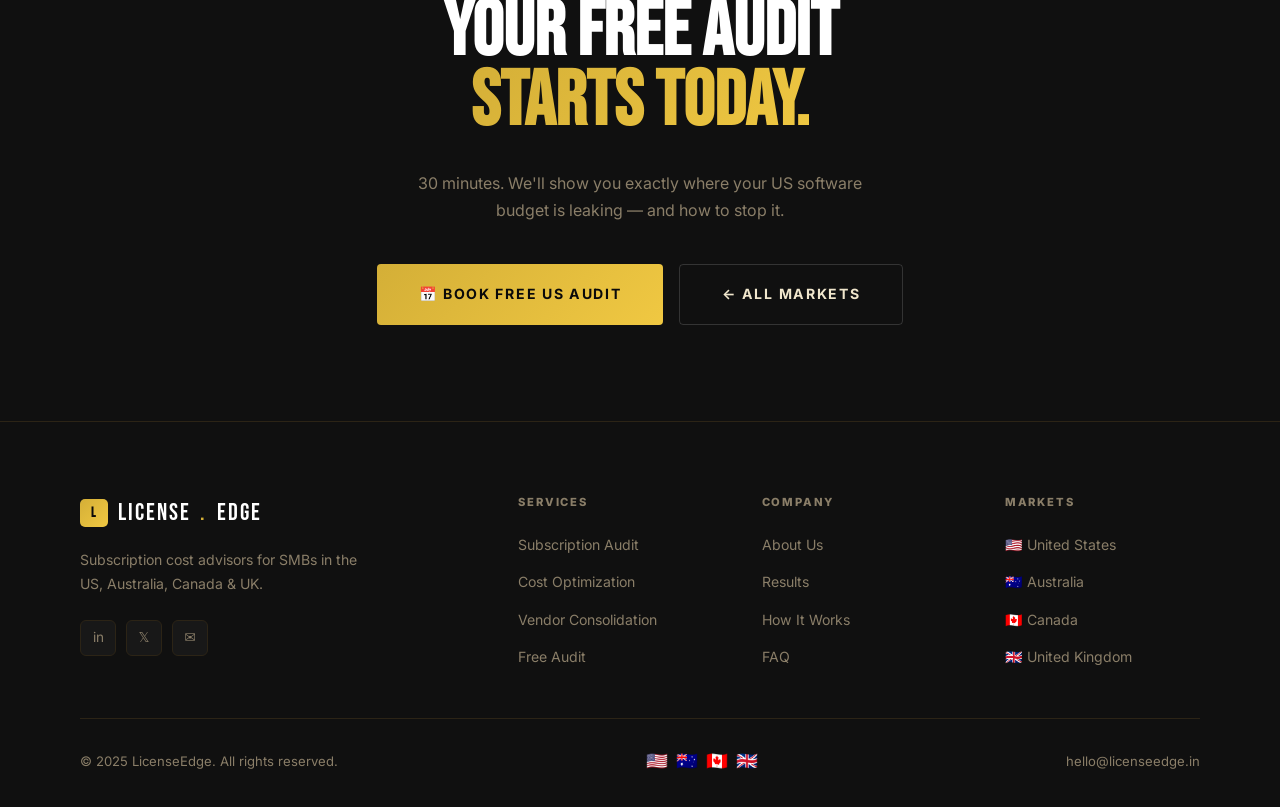
<file: us.html>
<!DOCTYPE html>
<html lang="en">
<head>
  <meta charset="UTF-8"/><meta name="viewport" content="width=device-width, initial-scale=1.0"/>
  <link rel="preconnect" href="https://fonts.googleapis.com">
  <link rel="preconnect" href="https://fonts.gstatic.com" crossorigin>
  <link href="https://fonts.googleapis.com/css2?family=Bebas+Neue&family=Inter:wght@300;400;500;600;700;800&display=swap" rel="stylesheet">
  <meta name="description" content="LicenseEdge helps US SMBs cut software subscription costs by up to 40%. Expert advisory for American businesses drowning in SaaS sprawl. Book a free audit."/>
  <title>United States — LicenseEdge</title>
  <link rel="stylesheet" href="style.css"/>
</head>
<body>
<nav id="nav">
  <div class="nav-inner">
    <a href="index.html" class="nav-logo"><div class="nav-logo-mark">L</div>LICENSE<span class="dot">.</span>EDGE</a>
    <ul class="nav-links">
      <li><a href="about.html"><span class="num">01</span> About</a></li>
      <li><a href="services.html"><span class="num">02</span> Services</a></li>
      <li><a href="how-it-works.html"><span class="num">03</span> Process</a></li>
      <li><a href="results.html"><span class="num">04</span> Results</a></li>
      <li><a href="markets.html" class="active"><span class="num">05</span> Markets</a></li>
      <li><a href="faq.html"><span class="num">06</span> FAQ</a></li>
    </ul>
    <span class="nav-email">hello@licenseedge.in</span>
    <a href="contact.html" class="btn btn-gold nav-cta">Book Free Audit</a>
    <button class="hamburger" onclick="toggleMenu()" aria-label="Menu"><span></span><span></span><span></span></button>
  </div>
</nav>
<div class="mobile-menu" id="mobileMenu">
  <a href="about.html" onclick="closeMenu()"><span class="num">01</span> About</a>
  <a href="services.html" onclick="closeMenu()"><span class="num">02</span> Services</a>
  <a href="how-it-works.html" onclick="closeMenu()"><span class="num">03</span> Process</a>
  <a href="results.html" onclick="closeMenu()"><span class="num">04</span> Results</a>
  <a href="markets.html" onclick="closeMenu()"><span class="num">05</span> Markets</a>
  <a href="faq.html" onclick="closeMenu()"><span class="num">06</span> FAQ</a>
  <div class="m-cta"><a href="contact.html" class="btn btn-gold btn-lg" onclick="closeMenu()">Book Free Audit</a></div>
</div>

<div class="page-spacer"></div>

<!-- HERO -->
<section class="country-hero" style="background:var(--bg);">
  <div class="grid-overlay"></div>
  <div class="glow-top"></div>
  <div class="country-flag-bg">🇺🇸</div>
  <div class="container">
    <div class="country-hero-content">
      <div class="country-super reveal">🇺🇸 United States · USD $</div>
      <h1 class="country-h1 reveal delay-1">US SMES ARE<br/><span class="highlight">DROWNING IN<br/>SAAS SPRAWL.</span></h1>
      <p class="country-sub reveal delay-2">The US is the most saturated SaaS market on Earth. Average SMB pays for 25+ tools. We help you cut the waste and keep only what your business actually needs.</p>
      <div class="reveal delay-3" style="display:flex;gap:14px;flex-wrap:wrap;">
        <a href="contact.html" class="btn btn-gold btn-lg">📅 Book Free US Audit</a>
        <a href="services.html" class="btn btn-ghost btn-lg">See Our Services</a>
      </div>
    </div>
  </div>
</section>

<!-- STATS -->
<div class="stat-bar">
  <div class="stat-bar-item"><span class="stat-bar-num"><span class="gold">25+</span></span><span class="stat-bar-label">Avg. software tools per US SMB</span></div>
  <div class="stat-bar-item"><span class="stat-bar-num"><span class="gold">40%</span></span><span class="stat-bar-label">Average budget reduction achieved</span></div>
  <div class="stat-bar-item"><span class="stat-bar-num">$14K+</span><span class="stat-bar-label">Saved for first US client, year one</span></div>
  <div class="stat-bar-item"><span class="stat-bar-num"><span class="gold">30</span> days</span><span class="stat-bar-label">To first savings after audit</span></div>
</div>

<!-- US MARKET DETAIL -->
<section class="section" style="background:var(--bg);">
  <div class="container">
    <div style="display:grid;grid-template-columns:1fr 1fr;gap:64px;align-items:start;">
      <div class="reveal-left">
        <span class="section-super">The US Problem</span>
        <h2 class="section-h2">The World's Most<br/>Oversold Market.</h2>
        <div class="gold-line"></div>
        <p style="margin-top:24px;margin-bottom:16px;">American SMBs operate in the world's most aggressive SaaS sales environment. Every week brings cold outreach for new tools, upgrade prompts, and seat expansion offers designed to grow your bill — not your business.</p>
        <p style="margin-bottom:16px;">By the time a US business reaches 20 employees, they're typically paying for multiple overlapping project management, communication, CRM, and storage tools. Most were added by different team members at different times, with no central oversight.</p>
        <p style="margin-bottom:32px;">We bring that oversight. We map everything, cut the redundancy, and renegotiate what stays — benchmarked against current US market rates for every vendor category.</p>
        <a href="contact.html" class="btn btn-gold">Book Free US Audit</a>
      </div>
      <div class="reveal-right">
        <div class="card">
          <h3 style="margin-bottom:20px;">Common US Overspend Categories</h3>
          <div style="display:flex;flex-direction:column;gap:16px;">
            <div style="display:flex;align-items:center;gap:16px;padding:16px;background:var(--surface);border:1px solid var(--border);border-radius:8px;">
              <span style="font-size:1.4rem;">📋</span>
              <div><div style="font-weight:700;color:var(--white);font-size:0.9rem;margin-bottom:3px;">Project Management</div><div style="font-size:0.82rem;color:var(--muted);">Asana + Monday + ClickUp + Notion — often running simultaneously</div></div>
            </div>
            <div style="display:flex;align-items:center;gap:16px;padding:16px;background:var(--surface);border:1px solid var(--border);border-radius:8px;">
              <span style="font-size:1.4rem;">💬</span>
              <div><div style="font-weight:700;color:var(--white);font-size:0.9rem;margin-bottom:3px;">Communication</div><div style="font-size:0.82rem;color:var(--muted);">Slack + Teams + Zoom + Google Meet — overlapping video & messaging</div></div>
            </div>
            <div style="display:flex;align-items:center;gap:16px;padding:16px;background:var(--surface);border:1px solid var(--border);border-radius:8px;">
              <span style="font-size:1.4rem;">👥</span>
              <div><div style="font-weight:700;color:var(--white);font-size:0.9rem;margin-bottom:3px;">CRM & Sales Tools</div><div style="font-size:0.82rem;color:var(--muted);">Multiple CRMs, outreach tools, and contact databases with duplicate data</div></div>
            </div>
            <div style="display:flex;align-items:center;gap:16px;padding:16px;background:var(--surface);border:1px solid var(--border);border-radius:8px;">
              <span style="font-size:1.4rem;">☁️</span>
              <div><div style="font-weight:700;color:var(--white);font-size:0.9rem;margin-bottom:3px;">Cloud Storage</div><div style="font-size:0.82rem;color:var(--muted);">Google Drive + Dropbox + OneDrive — three paid tiers for one team</div></div>
            </div>
          </div>
        </div>
      </div>
    </div>
  </div>
</section>

<!-- WHO WE HELP IN US -->
<section class="section" style="background:var(--surface);border-top:1px solid var(--border);">
  <div class="container">
    <div class="text-center" style="max-width:520px;margin:0 auto 56px;">
      <span class="section-super">Who We Help in the US</span>
      <h2 class="section-h2">Built for American<br/>SMB Owners.</h2>
      <div class="gold-line center"></div>
    </div>
    <div class="grid-3">
      <div class="card reveal">
        <div class="card-icon">🏙️</div>
        <h3>SaaS-Heavy Startups</h3>
        <p>Post-seed companies that adopted every tool in the stack and never cleaned it up. We find what can go and what should stay.</p>
      </div>
      <div class="card reveal delay-1">
        <div class="card-icon">🏢</div>
        <h3>Established SMBs</h3>
        <p>10–100 person businesses that have been running for years and never audited their software. The savings potential is often the highest here.</p>
      </div>
      <div class="card reveal delay-2">
        <div class="card-icon">📊</div>
        <h3>Finance-Led Teams</h3>
        <p>CFOs and finance managers who know the software line is too high but need the technical context to know where to cut safely.</p>
      </div>
    </div>
  </div>
</section>

<!-- TESTIMONIAL US -->
<section class="section" style="background:var(--bg);border-top:1px solid var(--border);">
  <div class="container" style="max-width:800px;">
    <div class="testimonial reveal" style="padding:48px;">
      <div class="t-stars" style="font-size:1.1rem;margin-bottom:24px;">★★★★★</div>
      <p class="t-quote" style="font-size:1.05rem;line-height:1.8;">"I thought I had a handle on our software costs. LicenseEdge showed me we were paying for tools we hadn't used in over a year. Embarrassing — and expensive. Fixed now."</p>
      <div class="t-author" style="margin-top:28px;">
        <div class="t-avatar" style="width:52px;height:52px;font-size:1rem;">JM</div>
        <div><div class="t-name" style="font-size:1rem;">James M.</div><div class="t-title">Founder, E-commerce Brand · Austin, TX 🇺🇸</div></div>
      </div>
    </div>
  </div>
</section>

<!-- CTA -->
<section class="section cta-fs" style="min-height:auto;padding:96px 0;border-top:1px solid var(--border);">
  <div class="container text-center">
    <span class="cta-fs-super reveal">US SMBs — Start Here</span>
    <h2 class="cta-fs-h2 reveal delay-1" style="font-size:clamp(2.5rem,6vw,5rem);">YOUR FREE AUDIT<br/><span class="highlight">STARTS TODAY.</span></h2>
    <p class="cta-fs-sub reveal delay-2">30 minutes. We'll show you exactly where your US software budget is leaking — and how to stop it.</p>
    <div class="reveal delay-3" style="display:flex;gap:16px;justify-content:center;flex-wrap:wrap;">
      <a href="contact.html" class="btn btn-gold btn-lg">📅 Book Free US Audit</a>
      <a href="markets.html" class="btn btn-ghost btn-lg">← All Markets</a>
    </div>
  </div>
</section>

<footer>
  <div class="container">
    <div class="footer-grid">
      <div class="footer-brand">
        <div class="footer-brand-logo"><div class="nav-logo-mark" style="width:28px;height:28px;font-size:0.8rem;border-radius:5px;">L</div>LICENSE<span class="dot">.</span>EDGE</div>
        <p>Subscription cost advisors for SMBs in the US, Australia, Canada &amp; UK.</p>
        <div class="footer-social"><a class="soc-btn" href="#">in</a><a class="soc-btn" href="#">𝕏</a><a class="soc-btn" href="mailto:hello@licenseedge.in">✉</a></div>
      </div>
      <div class="footer-col"><h4>Services</h4><ul><li><a href="services.html">Subscription Audit</a></li><li><a href="services.html">Cost Optimization</a></li><li><a href="services.html">Vendor Consolidation</a></li><li><a href="contact.html">Free Audit</a></li></ul></div>
      <div class="footer-col"><h4>Company</h4><ul><li><a href="about.html">About Us</a></li><li><a href="results.html">Results</a></li><li><a href="how-it-works.html">How It Works</a></li><li><a href="faq.html">FAQ</a></li></ul></div>
      <div class="footer-col"><h4>Markets</h4><ul><li><a href="us.html">🇺🇸 United States</a></li><li><a href="australia.html">🇦🇺 Australia</a></li><li><a href="canada.html">🇨🇦 Canada</a></li><li><a href="uk.html">🇬🇧 United Kingdom</a></li></ul></div>
    </div>
    <div class="footer-bottom">
      <p>© 2025 LicenseEdge. All rights reserved.</p>
      <div class="footer-flags"><span>🇺🇸</span><span>🇦🇺</span><span>🇨🇦</span><span>🇬🇧</span></div>
      <p><a href="mailto:hello@licenseedge.in" style="color:inherit;">hello@licenseedge.in</a></p>
    </div>
  </div>
</footer>
<button id="scroll-top" aria-label="Back to top">↑</button>
<script src="main.js"></script>
</body>
</html>
</file>
<file: style.css>
/* ═══════════════════════════════════════════════════════════
   LICENSEEDGE  —  Shared Stylesheet
   Inspired by wildcatterla.com bold, cinematic aesthetic
   Gold + Black royal theme
═══════════════════════════════════════════════════════════ */

/* Fonts loaded via <link> tags in each HTML <head> for better performance */

/* ── Design Tokens ─────────────────────────────────────── */
:root {
  --bg:         #0a0a0a;
  --surface:    #101010;
  --surface2:   #181818;
  --surface3:   #222222;
  --border:     #2c2416;
  --accent:     #d4af37;
  --accent-d:   #b8962e;
  --accent-g:   #f0c842;
  --text:       #f0e6cc;
  --muted:      #8a7e68;
  --white:      #ffffff;
  --success:    #4ade80;
  --nav-h:      72px;
}

/* ── Reset ─────────────────────────────────────────────── */
*, *::before, *::after { box-sizing: border-box; margin: 0; padding: 0; }
html { scroll-behavior: smooth; font-size: 16px; }
body {
  font-family: 'Inter', system-ui, sans-serif;
  background: var(--bg);
  color: var(--text);
  line-height: 1.6;
  overflow-x: hidden;
}
a  { color: inherit; text-decoration: none; }
ul { list-style: none; }
img { max-width: 100%; display: block; }

/* ── Typography ────────────────────────────────────────── */
.display {
  font-family: 'Bebas Neue', sans-serif;
  letter-spacing: 0.04em;
  line-height: 0.95;
  text-transform: uppercase;
}
h1, h2, h3 { color: var(--text); }
p { color: var(--muted); line-height: 1.7; }

/* ── Utilities ─────────────────────────────────────────── */
.container   { max-width: 1200px; margin: 0 auto; padding: 0 40px; }
.container-sm{ max-width: 800px;  margin: 0 auto; padding: 0 40px; }
.text-center { text-align: center; }
.text-gold   { color: var(--accent); }
.text-muted  { color: var(--muted); }

.badge {
  display: inline-flex;
  align-items: center;
  gap: 8px;
  background: rgba(212,175,55,0.10);
  color: var(--accent);
  border: 1px solid rgba(212,175,55,0.30);
  border-radius: 100px;
  padding: 6px 16px;
  font-size: 0.72rem;
  font-weight: 700;
  letter-spacing: 0.14em;
  text-transform: uppercase;
}

.gold-line {
  display: block;
  width: 56px; height: 3px;
  background: linear-gradient(90deg, var(--accent), var(--accent-g));
  border-radius: 2px;
  margin: 20px 0;
}
.gold-line.center { margin: 20px auto; }

/* ── Highlight text (gradient) ──────────────────────────── */
.highlight {
  background: linear-gradient(135deg, var(--accent) 0%, var(--accent-g) 100%);
  -webkit-background-clip: text;
  -webkit-text-fill-color: transparent;
  background-clip: text;
}

/* ── Buttons ───────────────────────────────────────────── */
.btn {
  display: inline-flex;
  align-items: center;
  gap: 10px;
  padding: 14px 32px;
  font-family: 'Inter', sans-serif;
  font-size: 0.82rem;
  font-weight: 700;
  letter-spacing: 0.12em;
  text-transform: uppercase;
  border-radius: 4px;
  cursor: pointer;
  border: none;
  transition: all 0.25s ease;
  white-space: nowrap;
}
.btn-gold {
  background: linear-gradient(135deg, var(--accent), var(--accent-g));
  color: #0a0a0a;
}
.btn-gold:hover {
  transform: translateY(-2px);
  box-shadow: 0 8px 32px rgba(212,175,55,0.45);
}
.btn-outline {
  background: transparent;
  color: var(--accent);
  border: 1.5px solid var(--accent);
}
.btn-outline:hover {
  background: var(--accent);
  color: #0a0a0a;
}
.btn-ghost {
  background: transparent;
  color: var(--text);
  border: 1.5px solid rgba(255,255,255,0.15);
  padding: 12px 28px;
}
.btn-ghost:hover { border-color: var(--accent); color: var(--accent); }
.btn-lg { padding: 18px 42px; font-size: 0.88rem; }

/* ── Arrow link ────────────────────────────────────────── */
.arrow-link {
  display: inline-flex;
  align-items: center;
  gap: 10px;
  font-size: 0.82rem;
  font-weight: 700;
  letter-spacing: 0.1em;
  text-transform: uppercase;
  color: var(--accent);
  transition: gap 0.2s;
}
.arrow-link:hover { gap: 16px; }
.arrow-link::after { content: '→'; font-size: 1rem; }

/* ═══════════════════════════════════════════════════════════
   NAVIGATION
═══════════════════════════════════════════════════════════ */
#nav {
  position: fixed;
  top: 0; left: 0; right: 0;
  z-index: 1000;
  height: var(--nav-h);
  display: flex;
  align-items: center;
  transition: background 0.4s ease, border-color 0.4s ease;
  border-bottom: 1px solid transparent;
}
#nav.scrolled {
  background: rgba(10,10,10,0.95);
  backdrop-filter: blur(16px);
  border-bottom-color: var(--border);
}
.nav-inner {
  width: 100%;
  max-width: 1200px;
  margin: 0 auto;
  padding: 0 40px;
  display: flex;
  align-items: center;
  justify-content: space-between;
}
.nav-logo {
  font-family: 'Bebas Neue', sans-serif;
  font-size: 1.6rem;
  letter-spacing: 0.08em;
  color: var(--white);
  display: flex;
  align-items: center;
  gap: 10px;
}
.nav-logo .dot { color: var(--accent); }
.nav-logo-mark {
  width: 32px; height: 32px;
  background: linear-gradient(135deg, var(--accent), var(--accent-g));
  border-radius: 6px;
  display: flex; align-items: center; justify-content: center;
  font-size: 0.9rem;
  color: #0a0a0a;
  font-weight: 900;
}
.nav-links {
  display: flex;
  align-items: center;
  gap: 36px;
}
.nav-links a {
  font-size: 0.72rem;
  font-weight: 700;
  letter-spacing: 0.12em;
  text-transform: uppercase;
  color: var(--muted);
  transition: color 0.2s;
  display: flex;
  align-items: center;
  gap: 6px;
}
.nav-links a .num {
  font-family: 'Bebas Neue', sans-serif;
  font-size: 0.85rem;
  color: rgba(212,175,55,0.4);
  letter-spacing: 0.05em;
}
.nav-links a:hover,
.nav-links a.active { color: var(--accent); }
.nav-links a.active .num { color: var(--accent); }
.nav-cta { margin-left: 16px; }
.nav-email {
  font-size: 0.72rem;
  color: var(--muted);
  letter-spacing: 0.04em;
  margin-right: 8px;
}

/* Hamburger */
.hamburger {
  display: none;
  flex-direction: column;
  gap: 5px;
  cursor: pointer;
  padding: 6px;
  background: none;
  border: none;
}
.hamburger span {
  display: block;
  width: 24px; height: 2px;
  background: var(--text);
  border-radius: 2px;
  transition: all 0.3s;
}
.hamburger.open span:nth-child(1) { transform: rotate(45deg) translate(5px, 5px); }
.hamburger.open span:nth-child(2) { opacity: 0; }
.hamburger.open span:nth-child(3) { transform: rotate(-45deg) translate(5px, -5px); }

/* Mobile menu */
.mobile-menu {
  display: none;
  position: fixed;
  top: var(--nav-h); left: 0; right: 0; bottom: 0;
  background: #0a0a0a;
  z-index: 999;
  padding: 48px 40px;
  flex-direction: column;
  gap: 0;
  overflow-y: auto;
}
.mobile-menu.open { display: flex; }
.mobile-menu a {
  font-family: 'Bebas Neue', sans-serif;
  font-size: 2.8rem;
  letter-spacing: 0.04em;
  color: var(--text);
  border-bottom: 1px solid var(--border);
  padding: 20px 0;
  display: flex;
  align-items: center;
  gap: 16px;
  transition: color 0.2s;
}
.mobile-menu a .num {
  font-size: 1rem;
  color: var(--accent);
  font-family: 'Inter', sans-serif;
  font-weight: 700;
  letter-spacing: 0.08em;
}
.mobile-menu a:hover { color: var(--accent); }
.mobile-menu .m-cta { margin-top: 32px; }

/* ═══════════════════════════════════════════════════════════
   PAGE TOP SPACER  (accounts for fixed nav)
═══════════════════════════════════════════════════════════ */
.page-spacer { height: var(--nav-h); }

/* ═══════════════════════════════════════════════════════════
   SCROLL ANIMATIONS
═══════════════════════════════════════════════════════════ */
.reveal {
  opacity: 0;
  transform: translateY(40px);
  transition: opacity 0.7s ease, transform 0.7s ease;
}
.reveal.delay-1 { transition-delay: 0.1s; }
.reveal.delay-2 { transition-delay: 0.2s; }
.reveal.delay-3 { transition-delay: 0.3s; }
.reveal.delay-4 { transition-delay: 0.4s; }
.reveal.visible { opacity: 1; transform: translateY(0); }

.reveal-left {
  opacity: 0;
  transform: translateX(-40px);
  transition: opacity 0.7s ease, transform 0.7s ease;
}
.reveal-left.visible { opacity: 1; transform: translateX(0); }

.reveal-right {
  opacity: 0;
  transform: translateX(40px);
  transition: opacity 0.7s ease, transform 0.7s ease;
}
.reveal-right.visible { opacity: 1; transform: translateX(0); }

/* ═══════════════════════════════════════════════════════════
   FULL-SCREEN SECTIONS  (homepage scroll story)
═══════════════════════════════════════════════════════════ */
.fs {
  min-height: 100vh;
  display: flex;
  align-items: center;
  position: relative;
  overflow: hidden;
}
.fs-content { position: relative; z-index: 2; width: 100%; }

/* Subtle grid overlay */
.grid-overlay {
  position: absolute;
  inset: 0;
  background-image:
    linear-gradient(rgba(212,175,55,0.04) 1px, transparent 1px),
    linear-gradient(90deg, rgba(212,175,55,0.04) 1px, transparent 1px);
  background-size: 80px 80px;
  pointer-events: none;
  z-index: 1;
}

/* Gold radial glow */
.glow-top {
  position: absolute;
  top: -30%; left: 50%;
  transform: translateX(-50%);
  width: 120%; height: 60%;
  background: radial-gradient(ellipse, rgba(212,175,55,0.12) 0%, transparent 70%);
  pointer-events: none;
  z-index: 1;
}
.glow-bottom {
  position: absolute;
  bottom: -20%; left: 50%;
  transform: translateX(-50%);
  width: 100%; height: 50%;
  background: radial-gradient(ellipse, rgba(212,175,55,0.08) 0%, transparent 70%);
  pointer-events: none;
  z-index: 1;
}

/* ── HERO (section 1) ──────────────────────────────────── */
.hero-section {
  background: var(--bg);
}
.hero-super {
  font-size: 0.72rem;
  font-weight: 700;
  letter-spacing: 0.2em;
  text-transform: uppercase;
  color: var(--accent);
  margin-bottom: 24px;
  display: flex;
  align-items: center;
  gap: 12px;
}
.hero-super::before {
  content: '';
  display: block;
  width: 32px; height: 1.5px;
  background: var(--accent);
}
.hero-h1 {
  font-family: 'Bebas Neue', sans-serif;
  font-size: clamp(4.5rem, 11vw, 12rem);
  line-height: 0.92;
  letter-spacing: 0.02em;
  text-transform: uppercase;
  color: var(--white);
  margin-bottom: 32px;
}
.hero-sub {
  font-size: 1.05rem;
  color: var(--muted);
  max-width: 540px;
  line-height: 1.7;
  margin-bottom: 40px;
}
.hero-flags {
  display: flex;
  gap: 10px;
  margin-top: 48px;
  flex-wrap: wrap;
}
.hero-flag-pill {
  display: inline-flex;
  align-items: center;
  gap: 6px;
  background: rgba(255,255,255,0.04);
  border: 1px solid var(--border);
  border-radius: 100px;
  padding: 6px 14px;
  font-size: 0.78rem;
  font-weight: 600;
  color: var(--muted);
  transition: all 0.2s;
  cursor: pointer;
  text-decoration: none;
}
.hero-flag-pill:hover {
  border-color: var(--accent);
  color: var(--accent);
  background: rgba(212,175,55,0.06);
}

/* Scroll indicator */
.scroll-cue {
  position: absolute;
  bottom: 40px;
  left: 50%;
  transform: translateX(-50%);
  display: flex;
  flex-direction: column;
  align-items: center;
  gap: 8px;
  z-index: 2;
  animation: bounce 2s ease-in-out infinite;
}
.scroll-cue span {
  font-size: 0.68rem;
  letter-spacing: 0.16em;
  text-transform: uppercase;
  color: var(--muted);
}
.scroll-cue-arrow {
  width: 1px;
  height: 40px;
  background: linear-gradient(to bottom, var(--accent), transparent);
}
@keyframes bounce {
  0%, 100% { transform: translateX(-50%) translateY(0); }
  50%       { transform: translateX(-50%) translateY(8px); }
}

/* ── STAT SECTION (section 2) ──────────────────────────── */
.stat-section {
  background: var(--surface);
  border-top: 1px solid var(--border);
  border-bottom: 1px solid var(--border);
}
.stat-number-big {
  font-family: 'Bebas Neue', sans-serif;
  font-size: clamp(6rem, 20vw, 18rem);
  line-height: 0.85;
  color: var(--accent);
  letter-spacing: 0.02em;
  display: block;
}
.stat-label-big {
  font-family: 'Bebas Neue', sans-serif;
  font-size: clamp(1.8rem, 5vw, 4.5rem);
  line-height: 1.0;
  color: var(--white);
  text-transform: uppercase;
  letter-spacing: 0.04em;
  margin-bottom: 24px;
}
.stat-desc {
  font-size: 1rem;
  color: var(--muted);
  max-width: 560px;
  line-height: 1.7;
}

/* ── WHO WE ARE (section 3) ────────────────────────────── */
.who-section { background: var(--bg); }
.who-tag {
  font-size: 0.72rem;
  letter-spacing: 0.2em;
  text-transform: uppercase;
  color: var(--accent);
  font-weight: 700;
  margin-bottom: 24px;
  display: block;
}
.who-h2 {
  font-family: 'Bebas Neue', sans-serif;
  font-size: clamp(2.5rem, 6vw, 6rem);
  line-height: 0.95;
  color: var(--white);
  text-transform: uppercase;
  margin-bottom: 32px;
}
.who-grid {
  display: grid;
  grid-template-columns: 1fr 1fr;
  gap: 80px;
  align-items: center;
}
.who-text p { font-size: 1rem; margin-bottom: 16px; }
.who-card {
  background: var(--surface);
  border: 1px solid var(--border);
  border-radius: 12px;
  padding: 40px;
}
.who-card-stat {
  font-family: 'Bebas Neue', sans-serif;
  font-size: 3.5rem;
  color: var(--accent);
  line-height: 1;
  margin-bottom: 8px;
}
.who-card-label { font-size: 0.85rem; color: var(--muted); }
.who-stats { display: grid; grid-template-columns: 1fr 1fr; gap: 24px; }
.who-stat-item {
  padding: 24px;
  background: var(--surface2);
  border: 1px solid var(--border);
  border-radius: 8px;
}

/* ── SERVICES TEASER (section 4) ───────────────────────── */
.services-section { background: var(--surface); border-top: 1px solid var(--border); }
.services-tag {
  font-size: 0.72rem;
  letter-spacing: 0.2em;
  text-transform: uppercase;
  color: var(--accent);
  font-weight: 700;
  margin-bottom: 24px;
}
.services-h2 {
  font-family: 'Bebas Neue', sans-serif;
  font-size: clamp(2.5rem, 6vw, 5.5rem);
  line-height: 0.95;
  color: var(--white);
  text-transform: uppercase;
  margin-bottom: 64px;
}
.services-list { display: flex; flex-direction: column; gap: 0; }
.service-row {
  display: flex;
  align-items: center;
  gap: 32px;
  padding: 32px 0;
  border-bottom: 1px solid var(--border);
  cursor: pointer;
  transition: all 0.2s;
  text-decoration: none;
  color: inherit;
}
.service-row:first-child { border-top: 1px solid var(--border); }
.service-row:hover { padding-left: 16px; }
.service-row:hover .sr-num { color: var(--accent); }
.service-row:hover .sr-title { color: var(--accent); }
.sr-num {
  font-family: 'Bebas Neue', sans-serif;
  font-size: 1.2rem;
  color: var(--border);
  letter-spacing: 0.05em;
  min-width: 48px;
  transition: color 0.2s;
}
.sr-icon {
  width: 48px; height: 48px;
  background: rgba(212,175,55,0.08);
  border: 1px solid var(--border);
  border-radius: 10px;
  display: flex; align-items: center; justify-content: center;
  font-size: 1.3rem;
  flex-shrink: 0;
}
.sr-title {
  font-family: 'Bebas Neue', sans-serif;
  font-size: clamp(1.4rem, 3vw, 2.2rem);
  letter-spacing: 0.03em;
  color: var(--text);
  flex: 1;
  transition: color 0.2s;
}
.sr-desc { font-size: 0.88rem; color: var(--muted); max-width: 380px; }
.sr-arrow {
  font-size: 1.2rem;
  color: var(--muted);
  transition: all 0.2s;
  margin-left: auto;
}
.service-row:hover .sr-arrow { color: var(--accent); transform: translateX(6px); }

/* ── MARKETS SECTION (homepage teaser) ─────────────────── */
.markets-section { background: var(--bg); }
.markets-h2 {
  font-family: 'Bebas Neue', sans-serif;
  font-size: clamp(2.5rem, 6vw, 5.5rem);
  line-height: 0.95;
  color: var(--white);
  text-transform: uppercase;
  margin-bottom: 64px;
}
.markets-grid-home {
  display: grid;
  grid-template-columns: repeat(4, 1fr);
  gap: 0;
  border: 1px solid var(--border);
  border-radius: 12px;
  overflow: hidden;
}
.market-tile {
  display: block;
  padding: 48px 32px;
  border-right: 1px solid var(--border);
  text-decoration: none;
  transition: all 0.3s ease;
  position: relative;
  overflow: hidden;
  background: var(--surface);
}
.market-tile:last-child { border-right: none; }
.market-tile::before {
  content: '';
  position: absolute;
  bottom: 0; left: 0; right: 0;
  height: 3px;
  background: linear-gradient(90deg, var(--accent), var(--accent-g));
  transform: scaleX(0);
  transform-origin: left;
  transition: transform 0.35s ease;
}
.market-tile:hover::before { transform: scaleX(1); }
.market-tile:hover { background: var(--surface2); }
.market-flag-xl { font-size: 2.8rem; margin-bottom: 20px; display: block; }
.market-tile-country {
  font-family: 'Bebas Neue', sans-serif;
  font-size: 1.6rem;
  color: var(--white);
  letter-spacing: 0.04em;
  margin-bottom: 8px;
  display: block;
}
.market-tile-currency {
  font-size: 0.75rem;
  color: var(--accent);
  font-weight: 700;
  letter-spacing: 0.1em;
  text-transform: uppercase;
  margin-bottom: 16px;
  display: block;
}
.market-tile-desc { font-size: 0.84rem; color: var(--muted); line-height: 1.6; }
.market-tile-cta {
  display: inline-flex;
  align-items: center;
  gap: 6px;
  font-size: 0.72rem;
  font-weight: 700;
  letter-spacing: 0.1em;
  text-transform: uppercase;
  color: var(--accent);
  margin-top: 20px;
  transition: gap 0.2s;
}
.market-tile:hover .market-tile-cta { gap: 10px; }

/* ── FINAL CTA SECTION (homepage) ──────────────────────── */
.cta-fs {
  background: var(--surface);
  border-top: 1px solid var(--border);
  text-align: center;
}
.cta-fs-super {
  font-size: 0.72rem;
  letter-spacing: 0.2em;
  text-transform: uppercase;
  color: var(--accent);
  font-weight: 700;
  margin-bottom: 24px;
  display: block;
}
.cta-fs-h2 {
  font-family: 'Bebas Neue', sans-serif;
  font-size: clamp(3rem, 8vw, 8rem);
  line-height: 0.92;
  color: var(--white);
  text-transform: uppercase;
  margin-bottom: 32px;
}
.cta-fs-sub {
  font-size: 1rem;
  color: var(--muted);
  max-width: 500px;
  margin: 0 auto 40px;
  line-height: 1.7;
}
.cta-note { font-size: 0.78rem; color: var(--muted); margin-top: 16px; }

/* ═══════════════════════════════════════════════════════════
   INNER PAGE LAYOUTS
═══════════════════════════════════════════════════════════ */

/* Page header (used by all inner pages) */
.page-header {
  padding: 80px 0 64px;
  border-bottom: 1px solid var(--border);
  background: var(--bg);
}
.page-header-super {
  font-size: 0.72rem;
  letter-spacing: 0.2em;
  text-transform: uppercase;
  color: var(--accent);
  font-weight: 700;
  margin-bottom: 20px;
  display: flex;
  align-items: center;
  gap: 12px;
}
.page-header-super::before {
  content: '';
  display: block;
  width: 24px; height: 1.5px;
  background: var(--accent);
}
.page-header h1 {
  font-family: 'Bebas Neue', sans-serif;
  font-size: clamp(3rem, 7vw, 7rem);
  line-height: 0.92;
  color: var(--white);
  text-transform: uppercase;
  letter-spacing: 0.02em;
  margin-bottom: 20px;
}
.page-header p {
  font-size: 1.05rem;
  color: var(--muted);
  max-width: 580px;
  line-height: 1.7;
}

/* Standard section padding */
.section    { padding: 96px 0; }
.section-sm { padding: 64px 0; }
.section-lg { padding: 120px 0; }

/* Section heading */
.section-super {
  font-size: 0.72rem;
  letter-spacing: 0.18em;
  text-transform: uppercase;
  color: var(--accent);
  font-weight: 700;
  margin-bottom: 16px;
  display: block;
}
.section-h2 {
  font-family: 'Bebas Neue', sans-serif;
  font-size: clamp(2rem, 5vw, 4.5rem);
  line-height: 0.95;
  color: var(--white);
  text-transform: uppercase;
  letter-spacing: 0.03em;
  margin-bottom: 16px;
}
.section-h2-sm {
  font-family: 'Bebas Neue', sans-serif;
  font-size: clamp(1.8rem, 4vw, 3rem);
  color: var(--white);
  text-transform: uppercase;
  letter-spacing: 0.03em;
  margin-bottom: 12px;
}

/* ── Service Cards ─────────────────────────────────────── */
.card {
  background: var(--surface2);
  border: 1px solid var(--border);
  border-radius: 12px;
  padding: 36px;
  transition: border-color 0.3s, transform 0.3s;
}
.card:hover {
  border-color: rgba(212,175,55,0.4);
  transform: translateY(-4px);
}
.card-icon {
  width: 52px; height: 52px;
  background: rgba(212,175,55,0.08);
  border: 1px solid rgba(212,175,55,0.2);
  border-radius: 12px;
  display: flex; align-items: center; justify-content: center;
  font-size: 1.4rem;
  margin-bottom: 24px;
}
.card h3 {
  font-family: 'Bebas Neue', sans-serif;
  font-size: 1.6rem;
  letter-spacing: 0.03em;
  color: var(--white);
  margin-bottom: 12px;
}
.card p { font-size: 0.9rem; margin-bottom: 20px; }
.card.featured {
  border-color: rgba(212,175,55,0.4);
  background: linear-gradient(160deg, rgba(212,175,55,0.06), var(--surface2));
  position: relative;
}
.card.featured::after {
  content: 'Most Popular';
  position: absolute;
  top: 16px; right: 16px;
  background: linear-gradient(135deg, var(--accent), var(--accent-g));
  color: #0a0a0a;
  font-size: 0.68rem;
  font-weight: 800;
  padding: 4px 12px;
  border-radius: 100px;
  letter-spacing: 0.08em;
  text-transform: uppercase;
}

.feature-list { display: flex; flex-direction: column; gap: 10px; margin-top: 20px; }
.feature-list li {
  display: flex;
  align-items: flex-start;
  gap: 10px;
  font-size: 0.85rem;
  color: var(--muted);
}
.feature-list li::before {
  content: '✓';
  color: var(--accent);
  font-weight: 800;
  min-width: 14px;
  margin-top: 1px;
}

/* 3-col grid */
.grid-3 { display: grid; grid-template-columns: repeat(3, 1fr); gap: 24px; }
.grid-2 { display: grid; grid-template-columns: 1fr 1fr; gap: 40px; }
.grid-4 { display: grid; grid-template-columns: repeat(4, 1fr); gap: 24px; }

/* ── Steps ─────────────────────────────────────────────── */
.steps-container { display: flex; flex-direction: column; gap: 0; }
.step-row {
  display: grid;
  grid-template-columns: 80px 1fr;
  gap: 32px;
  padding: 40px 0;
  border-bottom: 1px solid var(--border);
  align-items: start;
}
.step-row:first-child { border-top: 1px solid var(--border); }
.step-num {
  font-family: 'Bebas Neue', sans-serif;
  font-size: 3.5rem;
  color: var(--accent);
  line-height: 1;
  letter-spacing: 0.02em;
}
.step-content h3 {
  font-family: 'Bebas Neue', sans-serif;
  font-size: 2rem;
  color: var(--white);
  letter-spacing: 0.03em;
  margin-bottom: 12px;
}
.step-content p { font-size: 0.92rem; max-width: 600px; }

/* ── Comparison Table ──────────────────────────────────── */
.table-wrap { overflow-x: auto; -webkit-overflow-scrolling: touch; }
.compare-table {
  width: 100%;
  border-collapse: collapse;
  min-width: 600px;
}
.compare-table th {
  padding: 18px 24px;
  text-align: left;
  font-size: 0.78rem;
  font-weight: 700;
  letter-spacing: 0.1em;
  text-transform: uppercase;
  color: var(--muted);
  border-bottom: 1px solid var(--border);
}
.compare-table th.us-col {
  color: var(--accent);
  background: rgba(212,175,55,0.05);
}
.compare-table td {
  padding: 16px 24px;
  font-size: 0.88rem;
  color: var(--muted);
  border-bottom: 1px solid var(--border);
}
.compare-table td.feature-col { color: var(--white); font-weight: 500; }
.compare-table td.us-col { background: rgba(212,175,55,0.03); color: var(--white); }
.compare-table tr:last-child td { border-bottom: none; }
.c-yes  { color: var(--accent); font-weight: 700; }
.c-no   { color: #ef4444; }
.c-part { color: #f59e0b; }

/* ── Testimonial Cards ─────────────────────────────────── */
.testimonial {
  background: var(--surface2);
  border: 1px solid var(--border);
  border-radius: 12px;
  padding: 32px;
  display: flex;
  flex-direction: column;
  gap: 20px;
}
.testimonial:hover { border-color: rgba(212,175,55,0.3); }
.t-stars { color: var(--accent); letter-spacing: 2px; font-size: 0.9rem; }
.t-quote { font-size: 0.9rem; color: var(--muted); line-height: 1.7; flex: 1; font-style: italic; }
.t-author { display: flex; align-items: center; gap: 14px; }
.t-avatar {
  width: 42px; height: 42px;
  background: linear-gradient(135deg, var(--accent-d), var(--accent));
  border-radius: 50%;
  display: flex; align-items: center; justify-content: center;
  font-weight: 800;
  font-size: 0.85rem;
  color: #0a0a0a;
  flex-shrink: 0;
}
.t-name  { font-size: 0.88rem; font-weight: 700; color: var(--white); }
.t-title { font-size: 0.78rem; color: var(--muted); }

/* ── Case Study ────────────────────────────────────────── */
.case-block {
  background: var(--surface2);
  border: 1px solid var(--border);
  border-radius: 12px;
  overflow: hidden;
}
.case-top {
  background: linear-gradient(135deg, rgba(212,175,55,0.12), rgba(212,175,55,0.03));
  border-bottom: 1px solid var(--border);
  padding: 40px 48px;
  display: flex;
  align-items: center;
  justify-content: space-between;
  flex-wrap: wrap;
  gap: 24px;
}
.case-top h3 {
  font-family: 'Bebas Neue', sans-serif;
  font-size: 2rem;
  color: var(--white);
  letter-spacing: 0.03em;
}
.case-top p { font-size: 0.9rem; margin-top: 6px; }
.case-saving {
  text-align: right;
  font-family: 'Bebas Neue', sans-serif;
  font-size: 3.5rem;
  line-height: 1;
  background: linear-gradient(135deg, var(--accent), var(--accent-g));
  -webkit-background-clip: text;
  -webkit-text-fill-color: transparent;
  background-clip: text;
}
.case-saving-label { font-family: 'Inter', sans-serif; font-size: 0.82rem; color: var(--muted); -webkit-text-fill-color: var(--muted); }
.case-body { padding: 48px; display: grid; grid-template-columns: 1fr 1fr; gap: 48px; }
.case-body h4 { font-size: 0.78rem; font-weight: 700; letter-spacing: 0.12em; text-transform: uppercase; color: var(--muted); margin-bottom: 16px; }
.case-body p { font-size: 0.9rem; margin-bottom: 12px; }
.result-grid { display: grid; grid-template-columns: 1fr 1fr; gap: 16px; margin-top: 8px; }
.result-box {
  background: var(--surface);
  border: 1px solid var(--border);
  border-radius: 8px;
  padding: 20px;
}
.result-box-num {
  font-family: 'Bebas Neue', sans-serif;
  font-size: 2rem;
  color: var(--white);
  letter-spacing: 0.02em;
  line-height: 1;
}
.result-box-num.gold { color: var(--accent); }
.result-box-label { font-size: 0.78rem; color: var(--muted); margin-top: 4px; }

/* ── FAQ ───────────────────────────────────────────────── */
.faq-list { display: flex; flex-direction: column; gap: 0; }
.faq-item {
  border-bottom: 1px solid var(--border);
  overflow: hidden;
}
.faq-item:first-child { border-top: 1px solid var(--border); }
.faq-q {
  padding: 22px 0;
  display: flex;
  align-items: center;
  justify-content: space-between;
  cursor: pointer;
  font-size: 1rem;
  font-weight: 600;
  color: var(--white);
  user-select: none;
  gap: 16px;
}
.faq-q:hover { color: var(--accent); }
.faq-icon {
  font-size: 1.2rem;
  color: var(--accent);
  transition: transform 0.3s;
  flex-shrink: 0;
}
.faq-item.open .faq-icon { transform: rotate(45deg); }
.faq-a {
  max-height: 0;
  overflow: hidden;
  transition: max-height 0.4s ease, padding 0.3s;
  font-size: 0.92rem;
  color: var(--muted);
  line-height: 1.75;
  padding: 0;
}
.faq-item.open .faq-a { max-height: 400px; padding-bottom: 22px; }

/* ── Contact Form ──────────────────────────────────────── */
.form-grid { display: grid; grid-template-columns: 1fr 1fr; gap: 16px; }
.form-field { margin-bottom: 20px; }
.form-field label {
  display: block;
  font-size: 0.78rem;
  font-weight: 700;
  letter-spacing: 0.1em;
  text-transform: uppercase;
  color: var(--muted);
  margin-bottom: 10px;
}
.form-field input,
.form-field select,
.form-field textarea {
  width: 100%;
  background: var(--surface2);
  border: 1px solid var(--border);
  border-radius: 6px;
  padding: 14px 18px;
  color: var(--text);
  font-family: 'Inter', sans-serif;
  font-size: 0.92rem;
  outline: none;
  transition: border-color 0.2s;
  -webkit-appearance: none;
}
.form-field input::placeholder,
.form-field textarea::placeholder { color: var(--muted); }
.form-field input:focus,
.form-field select:focus,
.form-field textarea:focus { border-color: var(--accent); }
.form-field textarea { resize: vertical; min-height: 110px; }
.form-field select { cursor: pointer; }
.form-field select option { background: #181818; color: var(--text); }

#form-success {
  display: none;
  text-align: center;
  padding: 48px 24px;
}
#form-success .check { font-size: 3rem; margin-bottom: 16px; }
#form-success h3 {
  font-family: 'Bebas Neue', sans-serif;
  font-size: 2.5rem;
  color: var(--white);
  letter-spacing: 0.04em;
  margin-bottom: 12px;
}

/* ── Country Page Hero ─────────────────────────────────── */
.country-hero {
  min-height: 80vh;
  display: flex;
  align-items: center;
  position: relative;
  overflow: hidden;
}
.country-flag-bg {
  position: absolute;
  right: -5%;
  top: 50%;
  transform: translateY(-50%);
  font-size: 40vw;
  opacity: 0.05;
  line-height: 1;
  pointer-events: none;
  z-index: 0;
  user-select: none;
}
.country-hero-content { position: relative; z-index: 2; }
.country-super { font-size: 0.72rem; letter-spacing: 0.2em; text-transform: uppercase; color: var(--accent); font-weight: 700; margin-bottom: 20px; display: flex; align-items: center; gap: 12px; }
.country-super::before { content: ''; display: block; width: 24px; height: 1.5px; background: var(--accent); }
.country-h1 {
  font-family: 'Bebas Neue', sans-serif;
  font-size: clamp(3.5rem, 9vw, 9rem);
  line-height: 0.9;
  color: var(--white);
  text-transform: uppercase;
  letter-spacing: 0.02em;
  margin-bottom: 28px;
}
.country-sub { font-size: 1.05rem; color: var(--muted); max-width: 540px; line-height: 1.7; margin-bottom: 40px; }

/* ── Stat bar (horizontal) ─────────────────────────────── */
.stat-bar {
  display: flex;
  border-top: 1px solid var(--border);
  border-bottom: 1px solid var(--border);
  background: var(--surface);
}
.stat-bar-item {
  flex: 1;
  padding: 36px 32px;
  border-right: 1px solid var(--border);
  text-align: center;
}
.stat-bar-item:last-child { border-right: none; }
.stat-bar-num {
  font-family: 'Bebas Neue', sans-serif;
  font-size: 2.2rem;
  color: var(--white);
  letter-spacing: 0.02em;
  display: block;
}
.stat-bar-num .gold { color: var(--accent); }
.stat-bar-label { font-size: 0.82rem; color: var(--muted); margin-top: 4px; display: block; }

/* ── Divider ───────────────────────────────────────────── */
.divider { border: none; border-top: 1px solid var(--border); margin: 0; }

/* ── Footer ────────────────────────────────────────────── */
footer {
  background: var(--surface);
  border-top: 1px solid var(--border);
  padding: 72px 0 32px;
}
.footer-grid { display: grid; grid-template-columns: 2fr 1fr 1fr 1fr; gap: 48px; margin-bottom: 48px; }
.footer-brand-logo {
  font-family: 'Bebas Neue', sans-serif;
  font-size: 1.5rem;
  letter-spacing: 0.08em;
  color: var(--white);
  display: flex;
  align-items: center;
  gap: 10px;
  margin-bottom: 16px;
}
.footer-brand-logo .dot { color: var(--accent); }
.footer-brand p { font-size: 0.88rem; line-height: 1.7; max-width: 280px; margin-bottom: 24px; }
.footer-social { display: flex; gap: 10px; }
.soc-btn {
  width: 36px; height: 36px;
  background: var(--surface2);
  border: 1px solid var(--border);
  border-radius: 6px;
  display: flex; align-items: center; justify-content: center;
  font-size: 0.85rem;
  color: var(--muted);
  cursor: pointer;
  transition: all 0.2s;
}
.soc-btn:hover { border-color: var(--accent); color: var(--accent); }
.footer-col h4 {
  font-size: 0.7rem;
  font-weight: 800;
  letter-spacing: 0.16em;
  text-transform: uppercase;
  color: var(--muted);
  margin-bottom: 20px;
}
.footer-col ul { display: flex; flex-direction: column; gap: 12px; }
.footer-col ul li a {
  font-size: 0.88rem;
  color: var(--muted);
  transition: color 0.2s;
}
.footer-col ul li a:hover { color: var(--accent); }
.footer-bottom {
  border-top: 1px solid var(--border);
  padding-top: 28px;
  display: flex;
  align-items: center;
  justify-content: space-between;
  flex-wrap: wrap;
  gap: 12px;
}
.footer-bottom p { font-size: 0.82rem; color: var(--muted); margin: 0; }
.footer-flags { display: flex; gap: 8px; font-size: 1.1rem; }

/* ── Scroll-to-top ─────────────────────────────────────── */
#scroll-top {
  position: fixed;
  bottom: 32px; right: 32px;
  width: 46px; height: 46px;
  background: linear-gradient(135deg, var(--accent), var(--accent-g));
  border-radius: 50%;
  display: flex; align-items: center; justify-content: center;
  font-size: 1rem; font-weight: 800;
  color: #0a0a0a;
  cursor: pointer;
  border: none;
  opacity: 0;
  transform: translateY(16px);
  transition: all 0.3s;
  z-index: 800;
}
#scroll-top.show { opacity: 1; transform: translateY(0); }
#scroll-top:hover { box-shadow: 0 6px 24px rgba(212,175,55,0.5); }

/* ═══════════════════════════════════════════════════════════
   RESPONSIVE
═══════════════════════════════════════════════════════════ */
@media (max-width: 1024px) {
  .grid-4 { grid-template-columns: 1fr 1fr; }
  .markets-grid-home { grid-template-columns: 1fr 1fr; }
  .market-tile { border-right: none; border-bottom: 1px solid var(--border); }
  .market-tile:nth-child(odd) { border-right: 1px solid var(--border); }
  .market-tile:nth-last-child(-n+2) { border-bottom: none; }
  .footer-grid { grid-template-columns: 1fr 1fr; gap: 40px; }
  .who-grid { grid-template-columns: 1fr; gap: 48px; }
  .case-body { grid-template-columns: 1fr; }
  .grid-3 { grid-template-columns: 1fr 1fr; }
  .case-top { padding: 32px; }
  .case-body { padding: 32px; }
}
@media (max-width: 768px) {
  .container, .container-sm { padding: 0 20px; }
  .nav-links, .nav-cta, .nav-email { display: none; }
  .hamburger { display: flex; }
  .hero-h1 { font-size: clamp(3.5rem, 14vw, 7rem); }
  .grid-3, .grid-2, .grid-4 { grid-template-columns: 1fr; }
  .markets-grid-home { grid-template-columns: 1fr; }
  .market-tile { border-right: none !important; }
  .market-tile:nth-last-child(-n+2) { border-bottom: 1px solid var(--border); }
  .market-tile:last-child { border-bottom: none; }
  .stat-bar { flex-wrap: wrap; }
  .stat-bar-item { flex: 1 1 50%; border-bottom: 1px solid var(--border); }
  .stat-bar-item:nth-child(2) { border-right: none; }
  .stat-bar-item:nth-last-child(-n+2) { border-bottom: none; }
  .footer-grid { grid-template-columns: 1fr; gap: 32px; }
  .form-grid { grid-template-columns: 1fr; }
  .country-flag-bg { font-size: 60vw; }
  .result-grid { grid-template-columns: 1fr 1fr; }
  .case-top { flex-direction: column; }
  .case-saving { text-align: left; }
  .step-row { grid-template-columns: 56px 1fr; gap: 20px; }
  .section { padding: 64px 0; }
  .page-header { padding: 56px 0 40px; }
  .services-h2 { margin-bottom: 40px; }
  .markets-h2 { margin-bottom: 40px; }
}
@media (max-width: 480px) {
  .stat-bar-item { flex: 1 1 100%; border-right: none; }
  .result-grid { grid-template-columns: 1fr; }
  .hero-flags { flex-direction: column; }
  .btn-lg { padding: 14px 28px; }
}
@media (prefers-reduced-motion: reduce) {
  .reveal, .reveal-left, .reveal-right {
    transition: none;
    opacity: 1;
    transform: none;
  }
}
</file>
